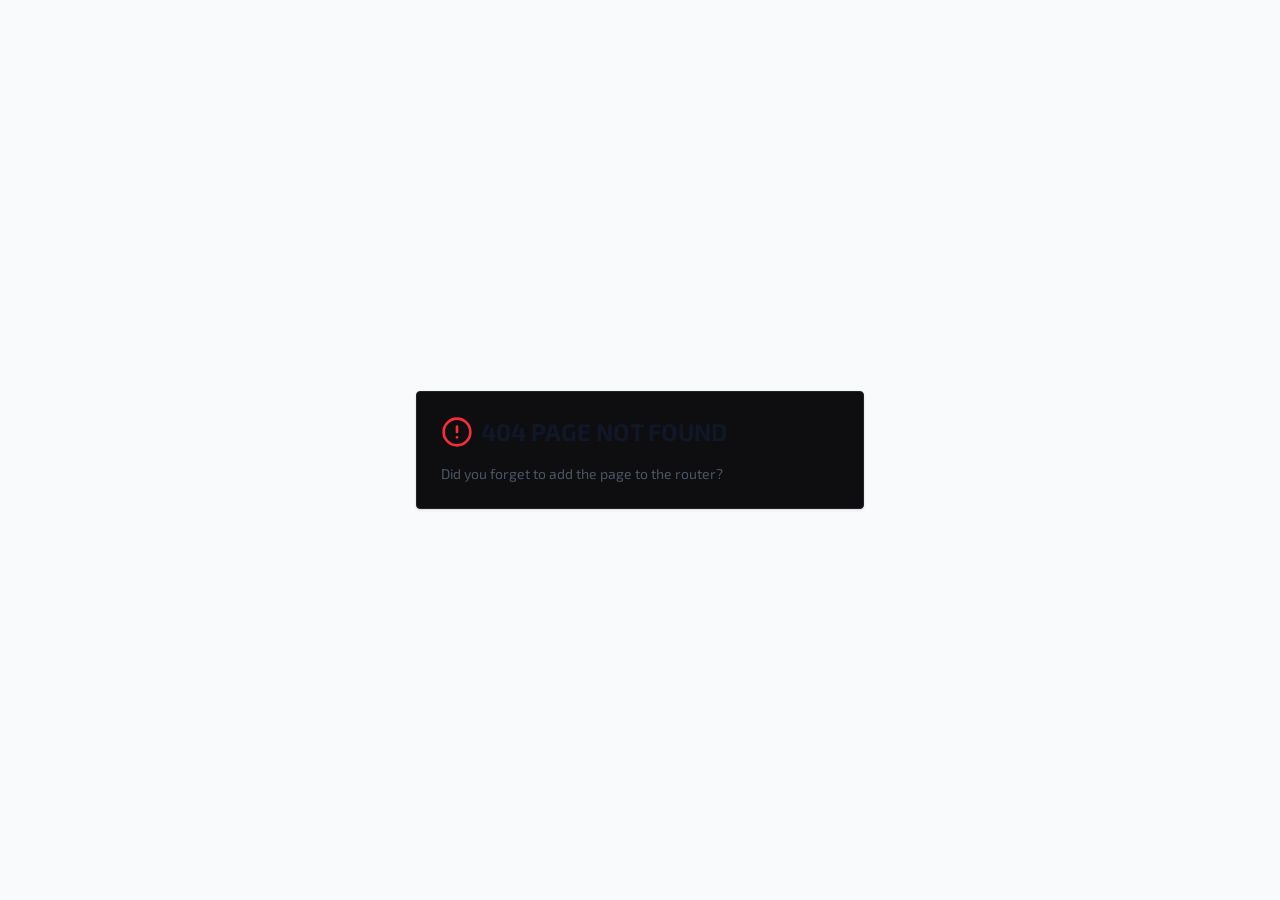
<file: index.html>
<!DOCTYPE html>
<html lang="en" class="dark">
  <head>
    <meta charset="UTF-8" />
    <meta name="viewport" content="width=device-width, initial-scale=1.0, maximum-scale=1" />

    <meta property="og:title" content="$MAGA - Make Aliens Great Again" />
    <meta property="og:description" content="OFFICIAL SOLANA TOKEN. The aliens have landed on Solana." />
    <meta property="og:type" content="website" />
    <meta property="og:image" content="https://alien-great-again.replit.app/opengraph.jpg" />
    <meta name="twitter:card" content="summary_large_image" />
    <meta name="twitter:site" content="@replit" />
    <meta name="twitter:title" content="$MAGA - Make Aliens Great Again" />
    <meta name="twitter:description" content="OFFICIAL SOLANA TOKEN. The aliens have landed on Solana." />
    <meta name="twitter:image" content="https://alien-great-again.replit.app/opengraph.jpg" />

    <link rel="icon" type="image/png" href="/favicon.png" />
    <link rel="preconnect" href="https://fonts.googleapis.com">
    <link rel="preconnect" href="https://fonts.gstatic.com" crossorigin>
    <link href="https://fonts.googleapis.com/css2?family=Exo+2:ital,wght@0,400;0,500;0,600;0,700;0,800;0,900;1,400;1,700&family=Orbitron:wght@400;700;900&family=Space+Mono:ital,wght@0,400;0,700;1,400;1,700&family=Inter:wght@400;500;700;900&family=EB+Garamond:wght@400;500;600;700;800&display=swap" rel="stylesheet">
    <script type="module" crossorigin src="/assets/index-Z_uVbCzg.js"></script>
    <link rel="stylesheet" crossorigin href="/assets/index-DpKY2zCZ.css">
    <link rel="icon" href="/logo.png" />
  </head>
  <body>
    <div id="root"></div>
  </body>
</html>
</file>
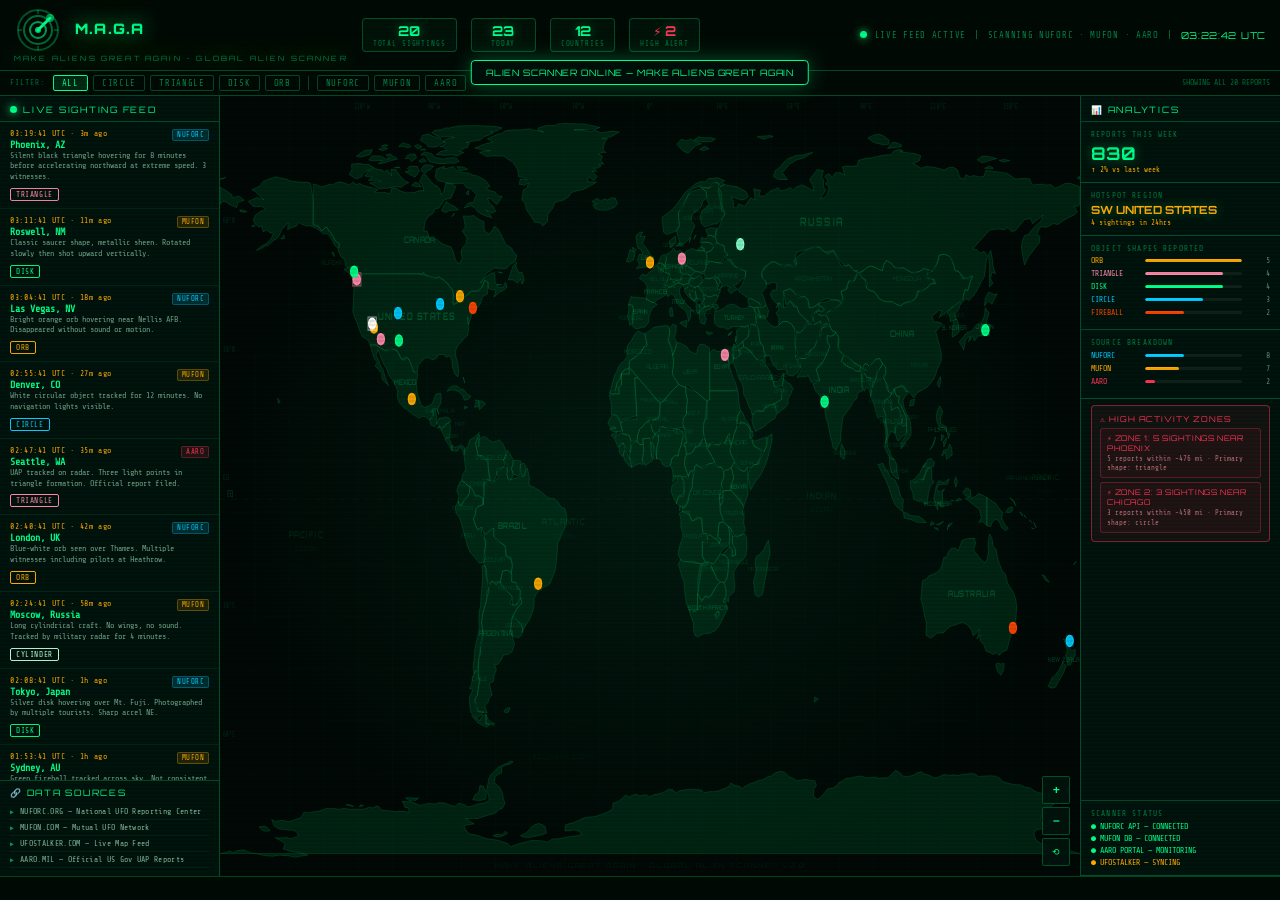
<file: alien-scanner.html>
<!DOCTYPE html>
<html lang="en">
<head>
<meta charset="UTF-8">
<meta name="viewport" content="width=device-width, initial-scale=1.0">
<title>MAGA — Make Aliens Great Again | Alien Scanner</title>
<link href="https://fonts.googleapis.com/css2?family=Orbitron:wght@400;700;900&family=Share+Tech+Mono&family=Exo+2:wght@300;400;600&display=swap" rel="stylesheet">
<style>
  :root {
    --green: #00ff88;
    --green-dim: #00cc66;
    --red: #ff3355;
    --amber: #ffaa00;
    --blue: #00ccff;
    --dark: #020b08;
    --darker: #010605;
    --panel: rgba(0, 20, 12, 0.92);
    --border: rgba(0, 255, 136, 0.25);
    --glow: 0 0 12px rgba(0, 255, 136, 0.4);
    --text: #b8ffd8;
  }

  * { margin: 0; padding: 0; box-sizing: border-box; }

  html, body {
    font-family: 'Share Tech Mono', monospace;
    background: var(--dark);
    color: var(--text);
    height: 100%;
    overflow: hidden;
    cursor: crosshair;
  }

  #app-wrapper {
    display: flex;
    flex-direction: column;
    height: 100%;
    overflow: hidden;
  }

  #header {
    background: linear-gradient(180deg, rgba(0,10,5,0.98) 0%, rgba(0,10,5,0.85) 100%);
    border-bottom: 1px solid var(--border);
    padding: 6px 14px;
    display: flex;
    align-items: center;
    gap: 14px;
    flex-shrink: 0;
    backdrop-filter: blur(8px);
    flex-wrap: wrap;
  }

  #logo {
    font-family: 'Orbitron', monospace;
    font-weight: 900;
    font-size: 0.9rem;
    letter-spacing: 0.12em;
    color: var(--green);
    text-shadow: 0 0 20px rgba(0,255,136,0.8), 0 0 40px rgba(0,255,136,0.4);
    white-space: nowrap;
    line-height: 1.2;
  }
  #logo small {
    display: block;
    font-size: 0.45rem;
    color: rgba(0,255,136,0.5);
    letter-spacing: 0.3em;
    font-weight: 400;
    margin-top: 1px;
  }

  .header-stat {
    display: flex;
    flex-direction: column;
    align-items: center;
    padding: 3px 10px;
    border: 1px solid var(--border);
    border-radius: 4px;
    background: rgba(0,255,136,0.04);
    min-width: 65px;
  }
  .header-stat .val {
    font-family: 'Orbitron', monospace;
    font-size: 0.85rem;
    font-weight: 700;
    color: var(--green);
    text-shadow: var(--glow);
  }
  .header-stat .lbl {
    font-size: 0.45rem;
    color: rgba(0,255,136,0.45);
    letter-spacing: 0.12em;
    margin-top: 1px;
  }

  #status-bar {
    margin-left: auto;
    display: flex;
    align-items: center;
    gap: 8px;
    font-size: 0.55rem;
    color: rgba(0,255,136,0.5);
    letter-spacing: 0.08em;
  }

  .live-dot {
    width: 7px; height: 7px;
    border-radius: 50%;
    background: var(--green);
    box-shadow: 0 0 8px var(--green);
    animation: pulse-dot 1.2s ease-in-out infinite;
  }
  @keyframes pulse-dot {
    0%, 100% { opacity: 1; transform: scale(1); }
    50% { opacity: 0.4; transform: scale(0.7); }
  }

  #clock {
    font-family: 'Orbitron', monospace;
    font-size: 0.6rem;
    color: var(--green);
  }

  #filter-bar {
    background: rgba(0,10,5,0.9);
    border-bottom: 1px solid var(--border);
    display: flex;
    align-items: center;
    gap: 5px;
    padding: 4px 10px;
    flex-shrink: 0;
    flex-wrap: wrap;
  }
  .filter-btn {
    font-family: 'Share Tech Mono', monospace;
    font-size: 0.55rem;
    padding: 2px 8px;
    border: 1px solid rgba(0,255,136,0.25);
    background: transparent;
    color: rgba(0,255,136,0.5);
    cursor: pointer;
    letter-spacing: 0.08em;
    border-radius: 2px;
    transition: all 0.15s;
  }
  .filter-btn:hover, .filter-btn.active {
    background: rgba(0,255,136,0.12);
    color: var(--green);
    border-color: var(--green);
  }
  .filter-sep { width: 1px; height: 14px; background: var(--border); margin: 0 3px; }
  #filter-count { margin-left: auto; font-size: 0.5rem; color: rgba(0,255,136,0.4); }

  #main-content {
    display: grid;
    grid-template-columns: 220px 1fr 200px;
    flex: 1;
    overflow: hidden;
    min-height: 0;
  }

  #left-panel {
    background: var(--panel);
    border-right: 1px solid var(--border);
    display: flex;
    flex-direction: column;
    overflow: hidden;
  }

  .panel-title {
    font-family: 'Orbitron', monospace;
    font-size: 0.55rem;
    letter-spacing: 0.2em;
    color: var(--green);
    text-transform: uppercase;
    padding: 8px 10px 6px;
    border-bottom: 1px solid var(--border);
    display: flex;
    align-items: center;
    gap: 6px;
    flex-shrink: 0;
  }

  #feed-container {
    flex: 1;
    overflow-y: auto;
    padding: 0;
    min-height: 0;
  }
  #feed-container::-webkit-scrollbar { width: 3px; }
  #feed-container::-webkit-scrollbar-track { background: transparent; }
  #feed-container::-webkit-scrollbar-thumb { background: var(--border); border-radius: 2px; }

  .feed-item {
    padding: 7px 10px;
    border-bottom: 1px solid rgba(0,255,136,0.08);
    cursor: pointer;
    transition: background 0.15s;
    animation: feed-in 0.4s ease;
  }
  .feed-item:hover { background: rgba(0,255,136,0.06); }
  @keyframes feed-in {
    from { opacity: 0; transform: translateX(-12px); background: rgba(0,255,136,0.15); }
    to { opacity: 1; transform: translateX(0); }
  }
  .feed-item .fi-time { font-size: 0.5rem; color: var(--amber); letter-spacing: 0.08em; margin-bottom: 1px; }
  .feed-item .fi-location { font-size: 0.62rem; color: var(--green); font-weight: bold; margin-bottom: 1px; }
  .feed-item .fi-desc { font-size: 0.52rem; color: rgba(184,255,216,0.6); line-height: 1.3; }
  .feed-item .fi-shape {
    display: inline-block;
    font-size: 0.48rem;
    padding: 1px 5px;
    border: 1px solid;
    border-radius: 2px;
    margin-top: 3px;
    letter-spacing: 0.08em;
  }
  .shape-circle { color: var(--blue); border-color: var(--blue); }
  .shape-triangle { color: #ff88aa; border-color: #ff88aa; }
  .shape-disk { color: var(--green); border-color: var(--green); }
  .shape-orb { color: var(--amber); border-color: var(--amber); }
  .shape-unknown { color: rgba(255,255,255,0.4); border-color: rgba(255,255,255,0.2); }

  .source-badge {
    float: right;
    font-size: 0.45rem;
    padding: 1px 4px;
    border-radius: 2px;
    letter-spacing: 0.06em;
  }
  .src-nuforc { background: rgba(0,200,255,0.15); color: var(--blue); border: 1px solid rgba(0,200,255,0.3); }
  .src-mufon  { background: rgba(255,170,0,0.12); color: var(--amber); border: 1px solid rgba(255,170,0,0.3); }
  .src-aaro   { background: rgba(255,50,80,0.12); color: var(--red); border: 1px solid rgba(255,50,80,0.3); }
  .src-live   { background: rgba(0,255,136,0.12); color: var(--green); border: 1px solid var(--border); }

  #links-panel {
    border-top: 1px solid var(--border);
    padding: 6px 10px 8px;
    flex-shrink: 0;
  }
  #links-panel .panel-title { padding: 0 0 6px; border: none; }
  .resource-link {
    display: flex;
    align-items: center;
    gap: 6px;
    padding: 3px 0;
    text-decoration: none;
    color: rgba(184,255,216,0.7);
    font-size: 0.5rem;
    letter-spacing: 0.04em;
    transition: color 0.15s;
    border-bottom: 1px solid rgba(0,255,136,0.06);
  }
  .resource-link:hover { color: var(--green); }
  .resource-link::before { content: '▶'; font-size: 0.4rem; color: var(--green); opacity: 0.6; }

  #map-container {
    position: relative;
    overflow: hidden;
    background: #000000;
  }

  #map-canvas {
    width: 100%;
    height: 100%;
    transform-origin: 0 0;
    animation: grid-flicker 8s linear infinite;
  }
  @keyframes grid-flicker {
    0%, 97%, 100% { opacity: 1; }
    98% { opacity: 0.7; }
  }

  #zoom-controls {
    position: absolute;
    bottom: 10px;
    right: 10px;
    z-index: 50;
    display: flex;
    flex-direction: column;
    gap: 3px;
  }
  .zoom-btn {
    width: 28px;
    height: 28px;
    background: var(--panel);
    border: 1px solid var(--border);
    color: var(--green);
    font-size: 1rem;
    cursor: pointer;
    display: flex;
    align-items: center;
    justify-content: center;
    border-radius: 2px;
    transition: all 0.15s;
    font-family: 'Share Tech Mono', monospace;
  }
  .zoom-btn:hover { background: rgba(0,255,136,0.15); border-color: var(--green); }

  #right-panel {
    background: var(--panel);
    border-left: 1px solid var(--border);
    display: flex;
    flex-direction: column;
    overflow-y: auto;
    overflow-x: hidden;
  }
  #right-panel::-webkit-scrollbar { width: 3px; }
  #right-panel::-webkit-scrollbar-track { background: transparent; }
  #right-panel::-webkit-scrollbar-thumb { background: var(--border); border-radius: 2px; }

  .stat-block {
    padding: 8px 10px;
    border-bottom: 1px solid var(--border);
  }
  .stat-block .sb-label {
    font-size: 0.48rem;
    color: rgba(0,255,136,0.45);
    letter-spacing: 0.15em;
    margin-bottom: 3px;
  }
  .stat-block .sb-value {
    font-family: 'Orbitron', monospace;
    font-size: 1.1rem;
    font-weight: 700;
    color: var(--green);
    text-shadow: var(--glow);
  }
  .stat-block .sb-sub {
    font-size: 0.48rem;
    color: var(--amber);
    margin-top: 1px;
  }

  .shape-bar { margin-top: 3px; }
  .shape-row {
    display: flex;
    align-items: center;
    gap: 4px;
    margin-bottom: 4px;
    font-size: 0.5rem;
  }
  .shape-row .sr-name { width: 50px; color: rgba(184,255,216,0.7); }
  .shape-row .sr-bar-wrap {
    flex: 1;
    height: 3px;
    background: rgba(255,255,255,0.06);
    border-radius: 2px;
    overflow: hidden;
  }
  .shape-row .sr-bar {
    height: 100%;
    border-radius: 2px;
    transition: width 1s ease;
  }
  .shape-row .sr-count { width: 24px; text-align: right; color: rgba(184,255,216,0.5); }

  #alert-box {
    margin: 6px 10px;
    padding: 8px;
    border: 1px solid rgba(255, 51, 85, 0.5);
    border-radius: 4px;
    background: rgba(255,51,85,0.07);
    animation: alert-pulse 2s ease-in-out infinite;
    display: none;
  }
  #alert-box.active { display: block; }
  @keyframes alert-pulse {
    0%, 100% { border-color: rgba(255,51,85,0.5); box-shadow: none; }
    50% { border-color: rgba(255,51,85,0.9); box-shadow: 0 0 12px rgba(255,51,85,0.3); }
  }
  #alert-box .ab-title {
    font-family: 'Orbitron', monospace;
    font-size: 0.5rem;
    color: var(--red);
    letter-spacing: 0.12em;
    margin-bottom: 3px;
  }
  #alert-box .ab-text {
    font-size: 0.5rem;
    color: rgba(255,100,120,0.8);
    line-height: 1.3;
  }
  .alert-zone-item {
    padding: 4px 6px;
    margin-top: 4px;
    border: 1px solid rgba(255,51,85,0.3);
    border-radius: 3px;
    cursor: pointer;
    transition: background 0.2s, border-color 0.2s;
    background: rgba(255,51,85,0.05);
  }
  .alert-zone-item:hover {
    background: rgba(255,51,85,0.15);
    border-color: rgba(255,51,85,0.7);
  }
  .alert-zone-item.active-zone {
    background: rgba(255,51,85,0.2);
    border-color: rgba(255,51,85,0.8);
  }
  .alert-zone-name {
    font-family: 'Orbitron', monospace;
    font-size: 0.48rem;
    color: var(--red);
    letter-spacing: 0.08em;
  }
  .alert-zone-detail {
    font-size: 0.45rem;
    color: rgba(255,150,160,0.7);
    margin-top: 2px;
  }
  #high-alert-stat:hover {
    background: rgba(255,51,85,0.15) !important;
    border-radius: 4px;
  }
  @keyframes alert-circle-pulse {
    0% { opacity: 0.4; stroke-width: 2; }
    50% { opacity: 0.8; stroke-width: 3; }
    100% { opacity: 0.4; stroke-width: 2; }
  }
  .alert-circle {
    fill: rgba(255,51,85,0.08);
    stroke: rgba(255,51,85,0.6);
    stroke-width: 2;
    animation: alert-circle-pulse 2s ease-in-out infinite;
    pointer-events: none;
  }
  .alert-circle-label {
    font-family: 'Orbitron', monospace;
    font-size: 5px;
    fill: rgba(255,51,85,0.7);
    text-anchor: middle;
    pointer-events: none;
  }

  #bottom-bar {
    background: rgba(0,10,5,0.95);
    border-top: 1px solid var(--border);
    height: 24px;
    overflow: hidden;
    display: flex;
    align-items: center;
    flex-shrink: 0;
  }
  #ticker {
    white-space: nowrap;
    font-size: 0.52rem;
    color: rgba(0,255,136,0.55);
    letter-spacing: 0.05em;
    animation: scroll-ticker 60s linear infinite;
    padding-left: 100%;
  }
  @keyframes scroll-ticker {
    from { transform: translateX(0); }
    to { transform: translateX(-100%); }
  }

  .ping {
    cursor: pointer;
  }

  .ping-ring {
    fill: none;
    pointer-events: none;
    animation: ring-out 2s ease-out infinite;
    transform-origin: center;
  }
  @keyframes ring-out {
    0% { r: 4; opacity: 0.8; }
    100% { r: 22; opacity: 0; }
  }
  .ping-ring2 {
    fill: none;
    pointer-events: none;
    animation: ring-out 2s ease-out 0.7s infinite;
    transform-origin: center;
  }

  #tooltip {
    position: fixed;
    pointer-events: none;
    background: rgba(0,15,10,0.95);
    border: 1px solid var(--green);
    border-radius: 4px;
    padding: 8px 12px;
    z-index: 200;
    max-width: 240px;
    display: none;
    box-shadow: 0 0 20px rgba(0,255,136,0.2);
  }
  #tooltip .tt-location { font-family: 'Orbitron', monospace; font-size: 0.65rem; color: var(--green); margin-bottom: 3px; }
  #tooltip .tt-time { font-size: 0.5rem; color: var(--amber); margin-bottom: 4px; }
  #tooltip .tt-desc { font-size: 0.52rem; color: var(--text); line-height: 1.4; }
  #tooltip .tt-source { font-size: 0.48rem; color: rgba(184,255,216,0.4); margin-top: 4px; border-top: 1px solid var(--border); padding-top: 4px; }
  #tooltip .tt-link {
    display: inline-block;
    margin-top: 6px;
    padding: 3px 8px;
    font-family: 'Orbitron', monospace;
    font-size: 0.5rem;
    color: var(--dark);
    background: var(--green);
    text-decoration: none;
    letter-spacing: 0.1em;
    border-radius: 2px;
    cursor: pointer;
    transition: background 0.15s;
  }
  #tooltip .tt-link:hover { background: var(--amber); }

  #sighting-modal-overlay {
    display: none;
    position: fixed;
    top: 0; left: 0; right: 0; bottom: 0;
    background: rgba(0,0,0,0.85);
    z-index: 500;
    align-items: center;
    justify-content: center;
    backdrop-filter: blur(6px);
    animation: modal-fade 0.2s ease;
  }
  #sighting-modal-overlay.active { display: flex; }
  @keyframes modal-fade {
    from { opacity: 0; }
    to { opacity: 1; }
  }
  #sighting-modal {
    background: linear-gradient(180deg, rgba(0,20,12,0.98) 0%, rgba(0,10,5,0.98) 100%);
    border: 1px solid var(--green);
    box-shadow: 0 0 40px rgba(0,255,136,0.25), 0 0 80px rgba(0,255,136,0.1);
    max-width: 420px;
    width: 90%;
    padding: 0;
    position: relative;
    animation: modal-slide 0.3s ease;
  }
  @keyframes modal-slide {
    from { opacity: 0; transform: translateY(20px) scale(0.95); }
    to { opacity: 1; transform: translateY(0) scale(1); }
  }
  #sighting-modal .sm-header {
    background: rgba(0,255,136,0.08);
    border-bottom: 1px solid var(--border);
    padding: 14px 16px;
    display: flex;
    align-items: center;
    justify-content: space-between;
  }
  #sighting-modal .sm-title {
    font-family: 'Orbitron', monospace;
    font-size: 0.7rem;
    font-weight: 700;
    color: var(--green);
    letter-spacing: 0.15em;
    text-shadow: var(--glow);
  }
  #sighting-modal .sm-close {
    background: none;
    border: 1px solid var(--border);
    color: var(--green);
    font-size: 1rem;
    cursor: pointer;
    width: 28px;
    height: 28px;
    display: flex;
    align-items: center;
    justify-content: center;
    transition: all 0.15s;
    font-family: 'Share Tech Mono', monospace;
  }
  #sighting-modal .sm-close:hover { background: rgba(255,51,85,0.2); border-color: var(--red); color: var(--red); }
  #sighting-modal .sm-body { padding: 16px; }
  #sighting-modal .sm-row {
    display: flex;
    align-items: flex-start;
    gap: 10px;
    margin-bottom: 12px;
    padding-bottom: 12px;
    border-bottom: 1px solid rgba(0,255,136,0.08);
  }
  #sighting-modal .sm-row:last-child { border-bottom: none; margin-bottom: 0; padding-bottom: 0; }
  #sighting-modal .sm-label {
    font-family: 'Orbitron', monospace;
    font-size: 0.48rem;
    color: rgba(0,255,136,0.5);
    letter-spacing: 0.15em;
    min-width: 70px;
    padding-top: 2px;
    flex-shrink: 0;
  }
  #sighting-modal .sm-value {
    font-size: 0.6rem;
    color: var(--text);
    line-height: 1.5;
  }
  #sighting-modal .sm-location {
    font-family: 'Orbitron', monospace;
    font-size: 0.75rem;
    font-weight: 700;
    color: var(--green);
    text-shadow: var(--glow);
  }
  #sighting-modal .sm-shape-tag {
    display: inline-block;
    font-size: 0.5rem;
    padding: 2px 8px;
    border: 1px solid;
    border-radius: 2px;
    letter-spacing: 0.1em;
    font-family: 'Orbitron', monospace;
    font-weight: 700;
  }
  #sighting-modal .sm-source-tag {
    display: inline-block;
    font-family: 'Orbitron', monospace;
    font-size: 0.5rem;
    font-weight: 700;
    padding: 3px 10px;
    border-radius: 2px;
    letter-spacing: 0.1em;
  }
  #sighting-modal .sm-desc {
    font-size: 0.6rem;
    line-height: 1.6;
    color: var(--text);
  }
  #sighting-modal .sm-link {
    display: block;
    margin-top: 16px;
    padding: 10px 16px;
    background: var(--green);
    color: var(--dark);
    font-family: 'Orbitron', monospace;
    font-size: 0.6rem;
    font-weight: 700;
    letter-spacing: 0.15em;
    text-decoration: none;
    text-align: center;
    cursor: pointer;
    transition: all 0.15s;
  }
  #sighting-modal .sm-link:hover { background: var(--amber); }

  #scanlines {
    position: fixed;
    inset: 0;
    pointer-events: none;
    background: repeating-linear-gradient(0deg, transparent, transparent 2px, rgba(0,0,0,0.06) 2px, rgba(0,0,0,0.06) 4px);
    z-index: 5;
  }

  #toast {
    position: fixed;
    top: 60px;
    left: 50%;
    transform: translateX(-50%) translateY(-20px);
    background: rgba(0,15,10,0.97);
    border: 1px solid var(--green);
    border-radius: 4px;
    padding: 6px 14px;
    font-family: 'Orbitron', monospace;
    font-size: 0.55rem;
    color: var(--green);
    letter-spacing: 0.1em;
    z-index: 300;
    opacity: 0;
    transition: all 0.3s ease;
    box-shadow: 0 0 20px rgba(0,255,136,0.3);
    pointer-events: none;
  }
  #toast.show {
    opacity: 1;
    transform: translateX(-50%) translateY(0);
  }

  #watermark {
    position: absolute;
    bottom: 6px;
    left: 50%;
    transform: translateX(-50%);
    font-family: 'Orbitron', monospace;
    font-size: 0.4rem;
    color: rgba(0,255,136,0.08);
    letter-spacing: 0.3em;
    pointer-events: none;
    z-index: 10;
  }

  #mobile-tabs {
    display: none;
    background: rgba(0,10,5,0.95);
    border-bottom: 1px solid var(--border);
    flex-shrink: 0;
  }
  .mobile-tab {
    font-family: 'Orbitron', monospace;
    font-size: 0.55rem;
    letter-spacing: 0.1em;
    padding: 8px 12px;
    border: none;
    background: transparent;
    color: rgba(0,255,136,0.5);
    cursor: pointer;
    flex: 1;
    text-align: center;
    border-bottom: 2px solid transparent;
    transition: all 0.2s;
  }
  .mobile-tab.active {
    color: var(--green);
    border-bottom-color: var(--green);
    background: rgba(0,255,136,0.06);
  }

  @media (max-width: 768px) {
    html, body { overflow: auto; }
    #app-wrapper { height: auto; min-height: 100vh; min-height: 100dvh; }

    #header {
      padding: 4px 8px;
      gap: 6px;
    }
    #logo { font-size: 0.7rem; }
    #logo small { font-size: 0.38rem; }
    #logo img { height: 40px !important; width: 40px !important; }
    .header-stat { min-width: 50px; padding: 2px 6px; }
    .header-stat .val { font-size: 0.7rem; }
    .header-stat .lbl { font-size: 0.38rem; }
    #status-bar { font-size: 0.45rem; width: 100%; justify-content: center; margin-left: 0; }

    #filter-bar {
      overflow-x: auto;
      flex-wrap: nowrap;
      -webkit-overflow-scrolling: touch;
      scrollbar-width: none;
    }
    #filter-bar::-webkit-scrollbar { display: none; }
    .filter-btn { white-space: nowrap; flex-shrink: 0; }
    #filter-count { white-space: nowrap; flex-shrink: 0; }

    #mobile-tabs { display: flex; }

    #main-content {
      display: flex;
      flex-direction: column;
      flex: 1;
      min-height: 0;
    }

    #left-panel {
      display: none;
      border-right: none;
      border-bottom: 1px solid var(--border);
      max-height: 60vh;
      overflow-y: auto;
    }
    #left-panel.mobile-visible {
      display: flex;
    }

    #map-container {
      min-height: 50vh;
      min-height: 50dvh;
      flex: 1;
      touch-action: none;
    }
    #map-container.mobile-hidden { display: none; }

    #right-panel {
      display: none;
      border-left: none;
      border-top: 1px solid var(--border);
      max-height: 60vh;
      overflow-y: auto;
    }
    #right-panel.mobile-visible {
      display: flex;
    }

    #zoom-controls {
      bottom: 36px;
      right: 6px;
      gap: 4px;
    }
    .zoom-btn { width: 42px; height: 42px; font-size: 1.4rem; }

    #watermark { font-size: 0.35rem; bottom: 4px; }

    #tooltip {
      max-width: calc(100vw - 20px);
      left: 10px !important;
      right: 10px;
      top: auto !important;
      bottom: 60px;
      position: fixed;
      width: auto;
    }

    #toast { font-size: 0.48rem; top: auto; bottom: 30px; }

    #bottom-bar { height: 20px; }
    #ticker { font-size: 0.45rem; }

    .feed-item .fi-desc { font-size: 0.5rem; }
    .feed-item .fi-location { font-size: 0.58rem; }

    .stat-block .sb-value { font-size: 0.9rem; }
  }
</style>
</head>
<body>

<div id="app-wrapper">

<!-- HEADER -->
<div id="header">
  <div id="logo">
    <svg viewBox="0 0 24 24" style="height:48px;width:48px;vertical-align:middle;margin-right:6px;display:inline" aria-hidden="true"><circle cx="12" cy="12" r="10" fill="none" stroke="var(--green)" stroke-width="1" opacity="0.3"/><circle cx="12" cy="12" r="7" fill="none" stroke="var(--green)" stroke-width="1" opacity="0.4"/><circle cx="12" cy="12" r="4" fill="none" stroke="var(--green)" stroke-width="1" opacity="0.6"/><circle cx="12" cy="12" r="1.5" fill="var(--green)" opacity="0.8"/><line x1="12" y1="12" x2="18" y2="6" stroke="var(--green)" stroke-width="1.5" stroke-linecap="round"/><circle cx="18" cy="6" r="2" fill="var(--green)" opacity="0.9"><animate attributeName="opacity" values="0.9;0.3;0.9" dur="1.5s" repeatCount="indefinite"/></circle><line x1="12" y1="2" x2="12" y2="4" stroke="var(--green)" stroke-width="0.8" opacity="0.3"/><line x1="12" y1="20" x2="12" y2="22" stroke="var(--green)" stroke-width="0.8" opacity="0.3"/><line x1="2" y1="12" x2="4" y2="12" stroke="var(--green)" stroke-width="0.8" opacity="0.3"/><line x1="20" y1="12" x2="22" y2="12" stroke="var(--green)" stroke-width="0.8" opacity="0.3"/></svg> M.A.G.A
    <small>MAKE ALIENS GREAT AGAIN · GLOBAL ALIEN SCANNER</small>
  </div>
  <div class="header-stat">
    <div class="val" id="h-total">0</div>
    <div class="lbl">TOTAL SIGHTINGS</div>
  </div>
  <div class="header-stat">
    <div class="val" id="h-today">0</div>
    <div class="lbl">TODAY</div>
  </div>
  <div class="header-stat">
    <div class="val" id="h-countries">12</div>
    <div class="lbl">COUNTRIES</div>
  </div>
  <div class="header-stat" id="high-alert-stat" style="cursor:pointer" onclick="toggleAlertZones()">
    <div class="val" style="color: var(--red)" id="h-alerts">⚡ 0</div>
    <div class="lbl">HIGH ALERT</div>
  </div>
  <div id="status-bar">
    <div class="live-dot"></div>
    <span>LIVE FEED ACTIVE</span>
    <span>|</span>
    <span>SCANNING NUFORC · MUFON · AARO</span>
    <span>|</span>
    <div id="clock">00:00:00 UTC</div>
  </div>
</div>

<!-- FILTER BAR -->
<div id="filter-bar">
  <span style="font-size:0.5rem; color: rgba(0,255,136,0.4); letter-spacing:0.12em; margin-right:3px;">FILTER:</span>
  <button class="filter-btn active" onclick="filterSightings('all', this)">ALL</button>
  <button class="filter-btn" onclick="filterSightings('circle', this)">CIRCLE</button>
  <button class="filter-btn" onclick="filterSightings('triangle', this)">TRIANGLE</button>
  <button class="filter-btn" onclick="filterSightings('disk', this)">DISK</button>
  <button class="filter-btn" onclick="filterSightings('orb', this)">ORB</button>
  <div class="filter-sep"></div>
  <button class="filter-btn" onclick="filterSightings('nuforc', this)">NUFORC</button>
  <button class="filter-btn" onclick="filterSightings('mufon', this)">MUFON</button>
  <button class="filter-btn" onclick="filterSightings('aaro', this)">AARO</button>
  <div id="filter-count">SHOWING ALL <span id="showing-count">0</span> REPORTS</div>
</div>

<!-- MOBILE TABS -->
<div id="mobile-tabs">
  <button class="mobile-tab" onclick="switchMobileTab('feed')">📡 FEED</button>
  <button class="mobile-tab active" onclick="switchMobileTab('map')">🗺️ MAP</button>
  <button class="mobile-tab" onclick="switchMobileTab('stats')">📊 STATS</button>
</div>

<!-- MAIN 3-COLUMN LAYOUT -->
<div id="main-content">

  <!-- LEFT: LIVE FEED -->
  <div id="left-panel">
    <div class="panel-title">
      <div class="live-dot"></div>
      LIVE SIGHTING FEED
    </div>
    <div id="feed-container"></div>
    <div id="links-panel">
      <div class="panel-title">🔗 DATA SOURCES</div>
      <a class="resource-link" href="https://nuforc.org" target="_blank">NUFORC.ORG — National UFO Reporting Center</a>
      <a class="resource-link" href="https://mufon.com" target="_blank">MUFON.COM — Mutual UFO Network</a>
      <a class="resource-link" href="https://ufostalker.com" target="_blank">UFOSTALKER.COM — Live Map Feed</a>
      <a class="resource-link" href="https://aaro.mil" target="_blank">AARO.MIL — Official US Gov UAP Reports</a>
    </div>
  </div>

  <!-- CENTER: WORLD MAP -->
  <div id="map-container">
    <svg id="map-canvas" viewBox="0 0 1000 600" xmlns="http://www.w3.org/2000/svg" preserveAspectRatio="none">
      <defs>
        <radialGradient id="mapGrad" cx="50%" cy="50%" r="50%">
          <stop offset="0%" style="stop-color:#021a10;stop-opacity:1"/>
          <stop offset="100%" style="stop-color:#010805;stop-opacity:1"/>
        </radialGradient>
        <pattern id="grid" width="40" height="40" patternUnits="userSpaceOnUse">
          <path d="M 40 0 L 0 0 0 40" fill="none" stroke="rgba(0,255,136,0.06)" stroke-width="0.5"/>
        </pattern>
        <filter id="glow-filter">
          <feGaussianBlur stdDeviation="3" result="coloredBlur"/>
          <feMerge><feMergeNode in="coloredBlur"/><feMergeNode in="SourceGraphic"/></feMerge>
        </filter>
      </defs>
      <rect width="1000" height="600" fill="url(#mapGrad)"/>
      <rect width="1000" height="600" fill="url(#grid)"/>

      <g id="lat-lng-lines" stroke="rgba(0,255,136,0.06)" stroke-width="0.3" stroke-dasharray="2,6" fill="none">
        <line x1="0" y1="100" x2="1000" y2="100"/>
        <line x1="0" y1="199" x2="1000" y2="199"/>
        <line x1="0" y1="297" x2="1000" y2="297"/>
        <line x1="0" y1="396" x2="1000" y2="396"/>
        <line x1="0" y1="495" x2="1000" y2="495"/>
        <line x1="165" y1="0" x2="165" y2="600"/>
        <line x1="249" y1="0" x2="249" y2="600"/>
        <line x1="333" y1="0" x2="333" y2="600"/>
        <line x1="416" y1="0" x2="416" y2="600"/>
        <line x1="500" y1="0" x2="500" y2="600"/>
        <line x1="584" y1="0" x2="584" y2="600"/>
        <line x1="667" y1="0" x2="667" y2="600"/>
        <line x1="751" y1="0" x2="751" y2="600"/>
        <line x1="835" y1="0" x2="835" y2="600"/>
        <line x1="919" y1="0" x2="919" y2="600"/>
      </g>
      <g id="lat-lng-labels" font-family="Share Tech Mono" font-size="6" fill="rgba(0,255,136,0.15)">
        <text x="3" y="98">60°N</text>
        <text x="3" y="197">30°N</text>
        <text x="3" y="295">EQ</text>
        <text x="3" y="394">30°S</text>
        <text x="3" y="493">60°S</text>
        <text x="165" y="10" text-anchor="middle">120°W</text>
        <text x="249" y="10" text-anchor="middle">90°W</text>
        <text x="333" y="10" text-anchor="middle">60°W</text>
        <text x="416" y="10" text-anchor="middle">30°W</text>
        <text x="500" y="10" text-anchor="middle">0°</text>
        <text x="584" y="10" text-anchor="middle">30°E</text>
        <text x="667" y="10" text-anchor="middle">60°E</text>
        <text x="751" y="10" text-anchor="middle">90°E</text>
        <text x="835" y="10" text-anchor="middle">120°E</text>
        <text x="919" y="10" text-anchor="middle">150°E</text>
      </g>

      <g id="world-map" fill="rgba(0,80,40,0.35)" stroke="rgba(0,255,136,0.25)" stroke-width="0.5">
<path d="M670,181.2L675,182L679.3,179L682.2,175.6L686.3,175.5L691.3,175.5L694.8,174.7L698.2,172.5L699.6,177.5L703.5,175L708.3,175.3L702.6,177.6L698,179.8L697.5,184.2L694.3,186.6L692.4,191.7L688.3,194.7L684.4,197.5L680.7,201.8L676.5,201.8L669.1,200.6L671.6,197.5L669.1,192.7L669.3,188.2L670,181.2Z"/>
<path d="M545.4,319.6L546.8,324.1L550.4,326.6L553.9,323.9L560.4,324.3L560.6,329.7L561.5,336.9L565.2,336.2L566.9,340.6L560.9,343L560.8,353.6L564.5,358.4L559.4,359.8L552.7,359.3L539.5,357.8L535.6,356.5L532.7,352.6L533.8,348.2L535.4,343.8L537.9,340.1L538,335.8L535.8,330.6L535.9,325.3L534,321L537.2,319.5L545.4,319.6Z M534.5,318.9L535.1,314.8L534.5,318.9Z"/>
<path d="M557.2,160.5L558.3,164.7L556,167.9L553.7,164.2L553.6,159.3L557.2,160.5Z"/>
<path d="M643.3,219.2L648.3,219.5L651.9,217.3L655.8,213.1L655,219.1L653.4,223L644.4,223.3L643.3,219.2Z"/>
<path d="M318.1,484L314,483L309.4,482.9L309.3,475.5L311.8,479.5L315.4,481.5L319.3,482.3Z M319.5,373.6L325.4,373.4L331,379.6L336.6,382.6L339.9,385.3L337.2,390.4L343.1,391.8L347.8,388.7L349.6,385.2L351,389.7L346.8,392.9L343.6,396.2L339.9,400.7L338.5,406.8L337.9,410.9L341,417.6L342.4,421.4L339.6,427.3L335.5,429.1L329.9,429.8L326.9,433.9L322.9,437.2L319.1,436.9L321.4,441.2L318.9,445L317.9,450.1L313.1,451.8L315,456.8L316.7,460.4L313.4,462.3L311.6,466.2L307.9,469.1L310.7,474.5L306.9,473.8L300.2,473.4L299.1,468.9L296.1,464.4L299.1,460.8L300.2,456.3L301.2,451.9L300.6,447.4L299.6,440.8L300.2,436.1L301.6,429.7L302.4,425.3L304.5,420L306.1,414L304.1,404.6L305.5,397.9L308.3,391.7L310,387.3L310,381.7L313.9,376.6L315.9,372.8L319.5,373.6Z"/>
<path d="M621.1,163L624.9,162.5L627.5,165.9L629.2,170.8L625.8,168.4L621.3,165.8Z"/>
<path d="M334.5,566.8L327.1,569.5L320.9,569.7L317.4,568.6L322.1,567.6L328.1,568L331.6,565.4Z M57.8,565L52.4,565.4L48.8,564.3L45.2,562L52.1,561.3L57,563.5Z M374.6,560.2L378,561.6L379.6,566.8L375.3,567.8L370.8,568.6L365.6,569.4L359.8,570.1L353.2,569.9L349.5,568.8L356,566.5L360.1,563.9L363,561.5L366.2,560.2L370.4,559.4L374.6,560.2Z M163.3,545L166.9,545.5L162.2,546.7Z M151.2,544.9L155.5,546.2L150.2,545.8L146.4,544.9L151.2,544.9Z M225.1,539.8L231.1,539.8L227.2,541.6L223.8,541.5L220,541.7L215.7,539.6L221,539.5L225.1,539.8Z M309.9,536.5L308.9,540.6L302.6,541.7L298.9,541.6L293.9,541.2L296.6,537.2L300.6,535.6L302.3,530.1L306.3,530.8L309.1,535Z M337.2,513.8L331.6,514.4L327.7,516L327.4,520.6L322.9,521.7L319.8,523.8L318.6,527.9L322.3,529.7L325.6,532.1L328.3,535.7L329.5,540L331.4,543.9L327.9,548.1L324.2,548.6L321.2,550.9L317.1,552.1L313.4,552.6L309.9,553.4L306.1,554.1L299.4,555.6L294.5,555.4L290.1,555.7L285.4,555.7L290.6,557.6L295.4,559.7L287.5,560.4L283.5,561.3L286.5,565L290.7,567.5L296.5,568.1L301.5,569L305.5,570L310.6,571.1L317.5,571.6L324.3,572.5L329,573.5L334.2,574.6L338.3,577.4L341.6,576.2L346.2,575.2L351.1,574.2L356.8,573.3L361.8,572.4L368.7,572.4L375.5,572.8L381.1,573.6L386.7,571.2L393.8,571.1L399.3,570.4L404.5,569.7L410.2,569.2L416.4,568.6L420.7,567.8L417.5,565.4L412.2,564.3L406.4,564.9L401,564.9L401.9,560.4L405.8,559.6L410.5,558.8L413.9,557.9L417.3,556.9L423.6,555L427.3,554.5L433.5,554.1L437.6,553.7L441,553L444.4,552.2L451.3,550.4L456.4,548.3L457.1,543.8L463,542.4L468,540L471.4,537.6L476.1,538.9L479.5,537.7L483.9,536.8L487.9,538.2L491.5,537.6L495,537.2L499.4,538.8L505.2,537.1L511.5,536.2L517.4,534.9L521.5,533L526.5,533.4L530,536.1L534.5,534.2L540.9,533.4L547.3,533L553.5,533L559.6,533.6L562.7,535.7L569,534.9L575.3,534.9L581,534L586,532.5L591,531.3L594.1,528.3L598.1,530L603.3,530.6L607.4,532.6L611.2,530.4L616.6,528.7L622.5,527.6L627,526.1L631.8,525.7L636.1,523.6L641,522.9L646.2,520.2L651.5,519.4L656.5,519.9L661.5,523.4L666.5,524.7L670.6,526.5L675.5,526.1L680.5,525.4L685.9,526.2L691.4,526.4L693.6,529.9L690.5,533.1L690.1,538.1L694.1,540.9L698.8,539L703,535.7L706.9,532.6L712.9,532.1L717,530.2L719.8,527.8L724.8,526.3L727.9,524.6L732.7,524.4L737.9,523.6L743,522.9L746.7,523.2L751.8,524.1L757.2,524L761.6,523.7L766.1,524.6L771.6,524.2L777,524.2L780.3,521.9L785.6,518.5L789.6,519.9L794.9,523.1L800.2,523.2L806.2,522.3L810.4,520.4L815.6,519.6L819.2,521.3L824.2,522.2L829.4,523.9L832.9,524.2L837.9,522.9L842.3,521.6L847.7,522.4L852.8,521.9L857.8,522.5L863.3,521.4L869.3,521.3L874.3,520.7L878.4,521.5L881.8,523.2L888.6,522.9L894.8,522.7L901,522.8L906.1,524.1L910.3,527.1L917,528.5L920.8,529.1L926.8,529.6L931,529.5L935.6,531.3L942.2,532L946.7,534.1L951.9,535.8L958.1,535.9L964.7,536.1L970.7,537.4L975.6,539L972.5,543L966.6,546L961.4,547.9L958.2,550.5L955.1,552.9L954.1,556.9L957.6,560.6L962.8,561.1L958.9,563L954.6,563.7L949.4,563.9L946.5,567.3L949,572.3L954.7,574.7L958.6,575.7L962.8,576.7L969.2,577.8L978.6,580.1L988.8,580.5L995.2,581.6L1000,582.4L0.2,582.4L7.6,581.5L11.3,580.4L15.6,581.8L19.1,580.4L27.9,579.6L31.9,580.8L36,581.9L43.9,582.8L50.2,583.8L60.9,584.6L68.9,583.7L80.7,584.3L87.4,585.4L94.8,584.4L102.5,583.5L92.1,581.8L83.2,581L73.4,579L75.9,574.8L70.8,572.6L64.3,570.3L71.1,570.5L77.5,570L81.5,571.1L86.5,570.1L91.1,568.9L88.7,565.5L84.6,564.5L78.9,564.3L73.9,563.9L68.5,563.5L63.1,561.3L60.1,556.3L64,557.7L68.5,557.3L72.9,556.9L79.6,558L83.3,557.3L86.8,556.4L94.2,554.9L97.5,550.7L103.3,551.1L110.5,550.2L114.3,549.9L118,549.1L124.4,547.7L128.5,548.1L132.6,547.7L136.3,548.3L140.1,548.2L143.8,547.7L147.5,548.1L151.7,548.4L155.5,548.3L159.5,548.3L163.7,548.4L167.5,548.3L173.7,546.8L177.2,547.5L183.5,545.7L188.1,549L194.3,549.3L198,549.7L205.1,550.4L208.7,549.8L212.9,550L216.6,550.4L220.4,551L218.7,547.3L215.2,547L212,542.1L217.8,542.7L221.4,542.5L227.4,544L232.4,545.4L236,544.9L239.8,544.3L243.2,543.9L249.8,544.4L254.4,543.4L261.1,543.6L267,545.1L273.7,546.2L277,543.8L283.5,544.7L288.3,546.6L292,546.2L297.7,544.7L305,543.8L308.5,543.4L312.9,541.6L312.3,537.5L309.8,533.7L311.2,529.8L312.2,525.7L314.7,521.9L318.4,519.7L321.7,517.2L325,515.5L329.4,514.2L333.6,513.2L337.2,511.3L341,511.8L337.2,513.8Z"/>
<path d="M691.5,462.1L695.9,463.6L691,465.9Z"/>
<path d="M903.9,436L908.1,436.7L911.9,436.3L911.2,441.4L908,445.4L904,442.3L902,437.2Z M898.8,345.9L902.5,348.6L904.1,354.3L906,359.2L909.6,364.9L913.5,368L915.8,374.5L919.2,378.2L922.4,381.5L925.4,386.9L926.6,393.7L925.9,398.2L925.2,403.1L923.5,408.5L920.4,412.7L918.7,417.2L916.9,421.4L915.1,425.9L909.4,427.4L906.4,430.1L902.4,428.1L898.9,429.4L894.9,427.9L890.7,426.7L888.4,422.1L883.7,418.7L883.9,414.6L880.1,417.5L882,413.8L882.8,409.7L878.8,413.6L875.6,414.9L873.9,410.7L869.4,406.7L864.8,405L859.8,405.3L856.2,406.5L850.4,407.4L845.1,409.9L841.1,413L836.9,412.7L833,413.3L829.2,415.8L825.8,416.8L821,414.6L821.3,409.7L821.4,405.4L819.4,400.1L818.4,396L816.8,391.1L814.8,387.1L815.6,382.3L816.2,376.9L817.1,372.5L820.7,371.7L824.2,369L828.4,367.9L832.8,366.6L837.2,364.1L839.6,360.7L841.7,354.7L845.2,354.4L847,350.3L850.3,347.8L855,347.6L858.3,349.6L860.8,345.4L862.8,341.8L868.3,340.4L873.3,340.1L877.5,339.9L878.6,344.3L876.2,349.1L880.7,352.9L884.2,356L889.5,359L891.9,356.1L893.6,350.1L893.1,345.7L893.6,341.4L894.8,336.8L897.5,339.7L898.9,344.7Z"/>
<path d="M547.2,139.6L545,143.8L540.6,145.2L534.4,144.1L530.7,144.2L526.3,143L531.7,141.6L535.9,141.8L537.8,137.1L541.4,136.8L545.8,137.4Z"/>
<path d="M625,167.5L628.2,170.9L624.9,168.9Z M631.6,162.6L635,160.6L637.8,164.8L636.7,169.8L633.4,170.7L629.2,170.8L626.7,167L624.9,162.5L629.2,163.1Z"/>
<path d="M581.5,315L580.6,309.5L584.6,308L583.7,313.6Z"/>
<path d="M509.2,128.8L513.8,128.4L517.1,130.7L515.8,134.9L511.9,133.6L508.7,130.7Z"/>
<path d="M507.5,279.1L504.6,269.6L502.1,265.1L504,261.5L506.9,259.2L510,261.1L510,265.6L508.1,269.5L507.6,273.8L507.5,279.1Z"/>
<path d="M492.1,267.9L488,268L485,265.4L485.5,261L488.1,255.9L491.8,254L494.4,251.5L498.6,249.6L501.2,253.4L502.8,257.2L506,260.2L503.5,263L498.8,263L491.8,263.5L492.1,267.9Z"/>
<path d="M757.4,226.5L756.6,231.1L755.1,226.1L751.4,224L749.2,227.1L746.9,223.7L746.4,219.2L745,214.1L749.5,213.4L752.4,216.2L756.6,216.7L754.1,219.8L757.4,226.5Z"/>
<path d="M562.9,152.6L566.9,154.2L571,154.4L575.7,152.7L579.3,154.3L576.9,158.1L572.5,160.6L568,161.4L563.8,162.2L562.3,158.1L562.3,153.3Z"/>
<path d="M284.6,220.8L282.8,216L284.6,220.8Z"/>
<path d="M552.8,150.5L554,154.8L551.6,157.8L548,155.2L545.1,152.2L549.6,149.8Z"/>
<path d="M565.2,120.3L570.9,119.1L573.9,116.1L578.3,112.8L581.6,114.4L585.8,114.8L587.2,119.5L590.8,122.2L587,123.1L585.1,127.3L581.3,128.8L576.3,128L570.4,127L566.7,127.9L566.1,123Z"/>
<path d="M252.4,240.6L254.6,244.9L252.4,240.6Z"/>
<path d="M325.4,373.4L321.2,376L315.9,372.8L313.6,375.8L310.5,371.6L309,367.9L308.4,363.3L306.7,358.6L308.4,355L307.4,349.8L308.5,345.3L306.9,336.5L310.4,336.7L313.4,334.4L318.5,332.5L318.3,338.6L321.3,341.5L325.5,343.3L330.3,344.9L332.6,348.8L332.9,354.2L338.2,354.3L339.6,358.5L339.8,363.2L338.4,367.3L335.8,364.5L328.4,365.4L327,370.2L325.9,374.2Z"/>
<path d="M339.9,400.7L343.6,396.2L346.8,392.9L351,389.7L349.6,385.2L349.2,380.1L345.8,378.6L345,374.5L339.1,373.6L339.2,369.1L339,364.7L340.3,360.6L337.8,356.3L332.9,354.2L331.8,350.3L331.9,345.9L328.6,345L324.5,342.1L318.3,338.6L318.5,332.5L314.9,333.1L311,335.7L306.9,336.5L304.2,331.6L299.5,333.5L297.2,330.1L294.5,325.1L296.9,322.1L297.5,317.6L300.7,315.3L305.9,314.3L307.1,305.2L305.5,300.6L307.7,296.7L311.5,294.4L315.8,297.6L320.5,295.6L324,292.7L321.1,289.6L324.7,287.4L330.6,284.9L334.6,286.8L333.4,290.8L336,295.6L339.8,294.4L344.5,293.9L348.5,292.3L352.9,292.9L354.9,289.2L357.5,286L359.7,293.7L359.2,299.3L364.9,300.8L370.6,303.1L375.3,305.2L379.4,307.9L384.8,309.7L388.9,309.6L393.1,312.3L396.6,316.1L401.1,317.2L403.1,322.5L402.4,330L397.1,336.8L395.3,340.6L392.6,343.5L392,352.2L391.2,357.4L389.6,365.3L386.7,369.7L384,374.6L380.3,376.6L376,377.8L370.9,380.3L367.6,383L365.3,386.3L365.3,390.6L364.2,395.6L359.2,403.3L354.8,407.5L351.7,412.6L350.6,406.8L345.6,402.8L341.7,400.4Z"/>
<path d="M817.2,284.9L820.7,281.8L819.1,285.5Z"/>
<path d="M754.7,207.4L751,210.4L746.8,209.7L750,205.7L753.5,206.5Z"/>
<path d="M571.2,361.8L575.8,368L577.8,371.6L581.8,373.6L577.8,376.1L574.4,380.8L571.6,383.9L567.3,385.6L563.4,385L560,389.1L556,383.1L555.3,372.8L558.1,360.8L564.4,359.6L568.1,359.6L571.2,361.8Z"/>
<path d="M542.4,275.3L546.4,275L549.9,273.7L552.3,270.1L555.7,270L560.3,264.8L563.5,262.9L565.4,266.4L566.1,271.1L569.8,273.9L572.8,278.2L575.6,281.5L571.3,282.5L567.8,283L563.4,284.3L560.2,285.9L556.4,284.4L552.6,284.3L551.3,288.3L547.6,287.6L544.5,292.4L542.8,288.9L540.2,284.2L540.4,279.2L542.4,275.3Z"/>
<path d="M323.2,144.8L327.7,145.2L321.8,145.4Z M328.3,136.3L323.4,135.3L328.2,135.7Z M156.9,138.3L151,137.2L147.6,134.9L144.3,133.4L148.1,132L151.6,133.5L155.8,136.5Z M344.1,131L347.4,135.6L351.5,135.8L353.8,141.5L351.3,144.6L349.3,140.8L346.1,143.7L340.8,141.4L335.4,141.3L337.8,136.2L340.7,130.9L344.8,127.9Z M131.4,119.9L133.2,123.4L129.9,120.5Z M272.5,91L269.3,92.8L272.6,90.3Z M263.4,81.1L267,83L273.2,85.1L277.5,87.6L270.7,87.8L266.4,88.1L262.4,89.8L257.7,88.2L260.5,83.9L263.4,81.1Z M289.3,76.2L285.5,74.7L289.2,72.4Z M234.3,69.6L228.8,69.8L222.8,68.7L227.2,66.2L231.8,67.7Z M248.5,68.3L252.2,69.1L255.5,71.3L257.4,76L260.3,73.6L262.4,67.1L266.4,67.3L270.5,67.8L274.2,69.5L272.3,72.9L268.5,78.6L264.6,79.1L260.9,79.8L258.2,82.6L254.2,86.3L250.2,86.6L247.9,90.1L241.2,93.3L238.2,97L237,103.5L241.1,104.1L243.6,109.7L247.5,109.1L252.7,110.5L257.4,113.3L260.9,114.3L268.4,115.9L271,119.1L273.9,126.1L278,129.3L281.7,124.8L280.2,119.5L282.7,116.2L285.8,113.9L287.2,109.3L281.9,104L285.2,100.5L283,92.3L289.7,92.4L294.9,91.9L300.9,94.9L306.7,96.5L307.5,103.5L312.1,106L316.1,104.1L318.8,100.4L322.8,101.9L326.4,106.1L329.5,110.1L332,114.1L339,116.8L341.8,120.7L345.1,122.4L343.3,127.4L336.7,129.8L333.2,132.5L328.5,133.1L322.6,132.4L318.4,132.3L313.2,135L309.7,136.4L305.7,140.9L302.5,143.9L309.3,139L315.1,136.2L319.3,135.9L320,143.4L324.5,147.5L329.1,147.1L331.9,143.3L333.9,146.9L330.4,149.1L324.3,151.1L318.4,154.8L321,149L316.6,149.1L311.7,147.7L311.7,143.1L307.7,141.8L304.7,147L301.7,149.2L296.3,150L292,150L287.8,153L284.1,154.6L280.1,155.1L277.1,158.8L271,161.1L271,156.7L271.3,151.9L267.8,147.3L264.5,144.5L259.8,141.5L254.5,139L251.1,140L247.7,139.1L242.8,138.5L238,137.8L229.9,136.7L220.4,136.7L211,136.7L202.6,136.7L194.3,136.7L186.1,136.7L177.6,136.7L166.7,136.7L158.8,136.7L153,133.4L146,130.6L144.9,125.6L141.3,124.1L137.5,119L138.9,113.6L134.1,111.5L131.3,107.7L127,103.8L123.7,100.7L118.2,103.7L113.8,100L108.3,99L108.4,80L108.4,67.6L113.6,68.4L117.9,70L123.3,68.9L126.6,67.9L130.8,68.3L134.9,66.9L139.5,66L143.4,66.6L150.7,68.4L154.4,66.1L158.2,68.1L162.6,67.3L166.8,68.7L173.3,70L177.1,70.5L183.6,72L179.7,73.7L184.7,74.4L192.2,74L197.6,75.4L199.5,71.2L205.1,70.7L210.2,73.3L218.2,74.5L222.5,74L226.5,74.1L233,72.5L237,73.1L235.3,67.7L232,66.4L235.5,60.3L239.2,60.8L245.8,66Z M182.9,56.3L187.7,56.8L191.5,58.5L194.7,56.8L199.5,61.2L198.9,56.4L204.1,56.4L209,61L214.5,65L219.5,66.6L214.6,68.3L210.4,70.3L205.7,69.4L197.2,70.7L190.2,71.2L185.2,71.5L179.9,69.1L174.1,66.8L180.2,65.9L184.1,66L187.7,65.4L182.4,64.7L176.4,64.9L172.5,64.9L177.5,62.3L173.2,62.3L168.3,61.5L172.6,57.6L180,55.6Z M209.7,55.3L202.9,55.1L207.6,54.5Z M287.9,56.3L282.2,57.1L278.4,57.3L275.5,54.4L283.2,54.5L287.9,56.3Z M259.5,56.1L264.3,55.5L271.3,54.2L276.1,57.6L281.2,58.8L290,59.2L293.8,60.8L299.3,61.5L308.9,64.9L314,69.4L308.9,70.9L315.4,73.1L319.8,73.8L323.8,76.9L328.2,77.1L322.4,83.3L319,81.9L314.7,78.7L311.1,79.1L313.6,83L317.4,84.5L320.4,88.7L315.9,90.2L308.9,87.5L312.9,90.4L316.2,93.6L308.7,92.2L302.7,90.3L299.3,88.7L296.2,86L292.1,84.4L284.1,85.9L288.8,82.2L294.6,81.8L298.2,75.7L292.1,71.5L286.5,70.4L282.9,67.2L279.2,67.1L274.2,67.5L264,66.8L258.2,65.8L253.7,65.3L250.3,62.6L251.6,56.2L261.6,54Z M221.2,53.9L229.5,54.1L231.8,58.1L226.8,62.4L222.2,60.9L215.3,58.3L221,57.6L217.9,55.5L221.2,53.9Z M241.1,57.4L238.1,59.9L233.2,56.9L237.5,52.9L243.3,53L248.6,53.8L244.4,56.8Z M165.4,62.1L158.1,63.7L150.2,60.4L153.3,56.6L153,52.4L162.4,51.8L166.4,52.5L173.5,52.7L179.1,55.1L175.6,55.9L168.8,58.3L165.4,60.6Z M240,50.1L234.4,51.1L231.1,50.2L236.5,47.8L240,50.1Z M226.4,44.3L228.6,47.5L222.8,50.3L219.8,47.9L215.3,48.1L218.1,45.6L222.3,44.5L226.2,44.7Z M199.4,46L203,46.6L206.4,48.4L195.3,50.5L188.3,51.9L184,52L189.5,49.5L176.9,49.9L173,49.3L176.8,46L187.2,46.2L192.2,48.2L197,48.4L193.1,45.2L198.5,44.4Z M237,43L245.5,44.1L250.5,47.2L256,48.1L260.1,48.4L264.5,47.7L270.1,47.4L274.6,47.6L278.2,50.3L272.4,51.9L268.8,51.5L260.8,52L255.1,52L250.7,51.6L243.3,50.5L239.2,45.6L233.4,45.2L237,43Z M177.2,41.2L174.7,44.9L166.9,46.5L162.5,47L158.7,46.3L163.5,43.8L169.2,41.6L173.4,41.7L177.2,41.2Z M239.3,41.6L232.9,41.5L237.7,40.6Z M193.9,41L188.7,42L184.6,40.9L190.9,39.5L194.8,40Z M195.4,38L192,38.6L187.4,38.6L191.8,37.3L195.4,38Z M233.8,39.8L229.7,40.5L226.2,38.5L229.6,37.2L234.6,38.6Z M222.1,38.9L218.6,39.9L214,38.9L207.8,38.7L212.4,36.1L219.9,37.3Z M258.3,34.5L261.6,35.5L257.8,36.5L252.7,39L247.8,39.3L242,38.9L239.1,36.3L233.1,34.3L235.2,30.3L243.3,29.1L246.9,30.9L251.5,31.6L256.1,32.3Z M309.7,23L317.1,23.2L323.1,23.7L328.2,24.6L321.3,26.9L314.6,27.6L318.1,28.3L311.6,30.3L307,31.3L302.3,34L296.5,34.6L286.4,35.6L290.2,36L287.9,39.4L283.6,40.3L278.4,42.6L283.6,43.3L276.2,46.1L269,45.2L260.8,45.7L256.7,45.3L251.4,45.1L256.2,42.7L264,41.5L260.2,39.4L255.7,38.8L262.8,36.7L259.7,34.2L266.1,32.6L272.6,31.8L266.4,31.4L256.7,31.6L251.8,30.5L246.2,28.2L249.7,26.4L258.4,25.7L262.5,24.5L265.9,24.7L271.1,23.8L274.7,23.3L279.7,22.9L288.2,22.8L297.7,22.6L303.7,22.8L309.7,23Z"/>
<path d="M526.7,141.6L528.8,145.1L524.9,146.5L521.5,147.3L518.1,145.2L520,141.8L523.7,140.6Z"/>
<path d="M309.3,475.5L309.4,482.9L314,483L310.7,485.4L305.7,484L299.3,481.7L292.6,476.1L298.8,479.1L302.5,480.2L304.8,476.4L309.3,475.5Z M310.5,371.6L311.6,376.2L313,380.1L310,387.3L308.3,391.7L305.5,397.9L304.1,404.6L305.3,410.3L304.5,417.2L302.4,422.2L303.3,428.5L300.9,432.7L300.7,440.2L300.2,444.7L302.2,449.3L300.2,456.3L299.1,460.8L296.1,464.4L297.3,469.1L300.2,473.4L306.9,473.8L303.2,476.3L298.5,478.4L295.3,476.1L291.8,474.2L290.3,467.9L290,462.2L294.1,456.5L289.9,455.5L292.5,452.5L293.5,447L298,441.3L295.3,444.6L294.4,439.3L295.3,433.1L295.8,427.6L298.5,418.4L300.4,413L301.6,408.1L300.9,403.1L301.4,396.2L303,392.1L303.5,385.7L304.4,378.8L305.3,371.3L305.1,365.9L304.5,361.2L308.1,360.9L309.9,364.7L310.5,371.6Z"/>
<path d="M806.5,237.7L801.8,238.3L803.1,233.9L807.7,233.1L806.5,237.7Z M854.6,134.1L859.4,135.2L862.7,137.6L868.1,140.7L875.1,138.4L872.5,142.6L869.7,149.5L866.3,148.9L864.7,153L862.9,157L855.7,160L850.5,163L847.4,164.8L841.3,167.9L836.3,170.3L839.4,165.3L835.5,164.7L832.3,167L827.9,169.3L830.2,173.7L835.6,173.8L839.9,175.2L836.4,177.8L832.4,181.3L834,185.5L836.7,191.8L838.6,196.8L838.7,203.3L834.4,209.8L832.2,214.2L829.6,218.2L825.8,221.3L821.9,224.1L817.1,225.9L810.7,228.2L806.8,232.2L801.5,227.6L797.3,227.3L793.9,223.4L790.2,223.9L785.3,224.3L782.8,229.4L778.9,228.1L775.7,226.3L774.1,219.8L771.5,216.4L774.1,213.6L774.1,208.3L770.4,205.8L767,201.8L762.7,202.4L759.5,204.5L754.7,207.4L750,205.7L746.7,209L741.5,206.8L736.1,204.5L733.1,202.3L728.7,199.6L721.4,197.1L717.9,191.3L719.2,185.6L716.2,181.7L711.6,180.3L708.8,176.2L708,172.1L704.7,168.6L707.7,165.4L712.6,165.2L717.2,162.7L722.6,159.6L724.6,156.1L722.1,150.3L727.6,148.9L731.1,142.2L736.6,143.3L738.2,138.5L742.7,136L746.8,139.8L750.8,141L751.6,147.6L755.9,149.6L759.7,150.1L763,152.2L766,155.6L770.7,157.5L776.4,158.3L780.1,157.8L787,160.3L791.6,161.3L794.8,159.6L799.3,158.4L803.5,158.3L808.7,155.3L810.8,149.7L815.2,150.6L822.2,147.6L826.2,144.4L830.2,144L828,139.8L823.1,140.5L822.8,136.2L827.4,135L831.4,132.9L833.8,127.9L836.1,122.5L839.6,121.9L843.3,121.8L847.4,122.8L851.6,127.4L853.6,130.9Z"/>
<path d="M492.1,283.4L487.1,282.8L481.9,284.3L478.6,285.5L479,281L476.1,278.4L476.6,274.4L477.6,268.7L481,266.2L485,265.4L488,268L492.1,267.9L492.9,272.6L491,279.2L492.1,283.4Z"/>
<path d="M536.3,292.4L532.6,292.2L526.8,292.4L526.1,287.6L523.6,284.1L525.6,278.5L529.2,276.5L532.6,276.7L533.9,272.3L536,268.6L537.7,264L540.2,260.3L543,266.7L539.4,266.6L541.6,270.7L542.4,275.3L540.4,279.2L540.2,284.2L542.8,288.9L544.5,292.4L539.8,292.6L536.3,292.4Z"/>
<path d="M585.6,288.3L586.6,292.7L583.6,296.5L582.8,300.7L581.4,305.4L580.6,309.5L581.5,315L581.7,319.8L583.9,323.6L585.4,327.8L580.6,328L579.6,332L578.8,339.3L582.3,340.6L580.4,344.2L578.2,340.9L573.8,339.7L570.6,337.8L566.4,336.4L562.2,336.6L560.8,331.7L560.4,326.4L557,324.3L553.2,325.8L548.5,326.9L546,322.1L537.2,319.5L537.8,315L542.1,314.5L544.4,309L546.8,304.1L549.1,300.2L549.7,294.2L551.1,290.3L551.5,286L554.1,283.2L558.1,285.6L562.2,286.6L567.8,283L571.3,282.5L575.1,282.9L579,285.7L582.5,284.7L585.6,288.3Z"/>
<path d="M536.1,315.9L530.8,313.3L531.9,309.2L534.9,306.5L538.9,308.2L539.8,301.8L539.7,296L536.1,293.9L539.8,292.6L544.3,294.2L545.9,289.3L549.5,288.1L550.3,292.1L549.4,297.1L549,301.4L545.6,305.8L544.5,311.8L540.5,316.6L536.8,316.3Z"/>
<path d="M290.6,300.5L287.3,299.1L284.3,297.2L281,295.4L282.1,291.2L285.8,287.2L284.6,281.4L283.7,275.9L284.8,271.6L288.6,268.9L290.3,264.6L293.7,263L298.3,260.9L301.7,258.7L299.4,263L297.1,267.5L298.8,272L300.1,276.7L303.7,276.4L307.3,279.7L312,279.1L311.6,285L313,288.9L314.2,295.8L306.1,294.3L307.6,298L307.2,303.7L305.9,314.3L305.4,309.1L301.6,307.8L297,307.7L294.1,303.3L291.4,300.2Z"/>
<path d="M269.5,272.6L266.9,269L264,266.4L261.3,263.7L264.8,263.1L268.3,265.3L269.6,269.8Z"/>
<path d="M271.5,222.7L276.1,223L279.8,225.3L283.4,225.7L287.4,229.3L291.9,231L288,233.5L284,233.8L282,229.9L277.2,227.2L272.7,226L268.1,226.1L264,227L267.3,224L270.8,223.1Z"/>
<path d="M590.9,182.9L596,181.1L593.1,183.2Z"/>
<path d="M594.4,183.1L590.3,184.3L593.5,183.3Z"/>
<path d="M547.1,138L542.4,136.5L537.8,137.1L534.8,134.8L537.1,130.9L540.5,130L545.1,131L548.8,132.1L552.4,135L548.7,137.3Z"/>
<path d="M527.6,116.7L530.4,120L534.8,118.4L539.2,120.8L540.8,126.4L539,130.2L534,132.4L536.2,135.6L536.2,141.2L531.7,141.6L527.5,141.4L523.7,140.6L522.5,136.6L518.5,136L517.1,130.7L519,125.9L519.2,121.7L524.4,119.9L527.6,116.7Z"/>
<path d="M619.7,257.7L619.8,261.8L616,263.2L617.6,258.2Z"/>
<path d="M535.3,114.6L530.7,115.5L534.4,113Z M530.3,111.8L526.8,115.1L523.7,116.8L522.5,111.5L526.2,109.4L529.4,107.6L530.3,111.8Z"/>
<path d="M300.8,234.3L305,234.6L308.9,236.7L305.7,238.6L301.7,241.3L301,236.1Z"/>
<path d="M533.3,221.8L523.8,228.1L515.8,234.7L511.9,236.1L508.7,234.4L505.1,231.3L495.7,224L486.3,216.8L475.9,208.7L475.9,203.9L480.4,201.4L485.4,200L489.7,197L492.7,193L496.4,192.5L495.2,186.9L494,182.8L499.6,180.4L504.1,178L508.8,177.4L513.4,177.1L517.4,176.3L521.5,177L523.3,181.7L520.9,186.3L523.4,190.8L526.3,199L527.4,203.5L527.1,207.7L525.9,213L527.6,216.9L532.1,219.7Z"/>
<path d="M276.9,311.3L277.8,307.4L275.2,303.5L277.7,298.8L281,295.4L284.3,297.2L287.3,299.1L290.6,300.5L290.2,305.2L287.1,308.7L283.8,310L281.6,315.2L277.7,314.5Z"/>
<path d="M597,201.7L595.6,205.5L592,205.3L590.1,200.5L592.6,207.7L594.7,212.9L596.7,216.6L599.1,220.2L601.9,226L591.4,226.7L580.6,226.7L569.4,226.7L569.4,214.4L569.4,202.5L569.3,197.8L573.6,194.7L579,196.6L582.5,196L586,194.8L589.4,195.8L593.8,196.8L597,201.7Z"/>
<path d="M617.6,258.2L614.3,254.1L611.2,251.6L607,251.6L601.2,251.9L602.1,245.7L605.3,241.9L608.3,243.9L610.6,248.5L614.4,251.7L617.4,255.5Z"/>
<path d="M474.9,160.4L477.8,154.2L481.2,154.8L485,154.8L490.2,155.1L494.7,155.3L500.9,158.1L505.1,158.9L508.4,160.4L502.3,163.3L499.2,169L498.1,174.5L494,177.8L490.5,177.8L486.1,178.9L482.7,178.8L479.3,176.3L479.5,172.1L479.2,167.9L481,163L477.7,160.7Z"/>
<path d="M567.5,107.4L564.8,102.7L568.3,101.8L571.8,101.3L577.7,101.7L577,107.4L573.5,108.4L569.9,106.8Z"/>
<path d="M605.3,250.1L609.3,251.6L613.6,252.9L616.7,257.1L615.7,261.2L618.8,263.6L620.3,268.2L630.4,273.3L624.9,283.3L621.3,283.5L617,285.9L613.2,285.8L609.9,288.6L605.9,288L602.4,285.2L599.5,282.2L596.4,278L593.2,274.3L594.3,268.1L596.5,263.6L597.9,259.7L600.8,254.8L604.4,252.6Z"/>
<path d="M579.4,69.8L583.3,74.3L583.9,80.6L584.6,86L587.5,90.4L583.9,94.1L578,98.3L572.9,98.6L568,99.8L563.5,100.5L559.2,97.6L558.5,91.3L562.3,87.3L568.7,83.7L566.4,80L565.4,73.5L561.1,71.3L557.3,69.6L562.1,70.5L565.7,70.4L571.4,69.7L577,66.1L580.6,67.4Z"/>
<path d="M995.5,357.8L992.7,360.5L995.5,357.8Z"/>
<path d="M330,472.8L333.3,470.8L337.4,470.3L335,474L331.4,474.3Z"/>
<path d="M510,132.1L513.3,133.4L516.4,135.2L522.5,136.6L520.7,141.3L516.8,144.2L518.9,147.6L519.5,152.5L512.7,155.3L508.6,156.4L505.1,158.9L500.9,158.1L495.8,156.6L496.7,146.6L493.8,143.1L487.5,140.2L490.8,137L495.5,137.9L503.7,132.9L507,129.5L510,132.1Z"/>
<path d="M530.8,313.3L528,309.9L524.4,303.7L525.8,299.1L531.3,296.5L532.6,292.2L536.3,292.4L539,295.3L538.5,299.9L540.1,304.4L536.4,308.1L532.8,308.4L530.8,313.3Z"/>
<path d="M484.3,118.2L480.7,119.8L479,116.2L484.3,118.2Z M491.7,104.6L488.7,108.2L494.6,107.7L491.3,113.4L496.9,117.9L500.5,122.2L504.7,124.2L504,129L497.8,130.8L493.1,131.7L487.4,132.2L484,132.8L488,129.3L485.4,126.7L487.3,121.7L491.4,122L490,118L486.5,117.4L484.3,112.4L483.9,107.3L488.3,104.8Z"/>
<path d="M615.4,161.5L613.5,156.6L617.8,155.9L621.5,157.5L626.3,158.3L629.5,162.7L625.6,162L621.1,163L615.4,161.5Z"/>
<path d="M502.9,280.2L498.6,282.2L494.5,284.3L491,279.2L492.9,272.6L492.1,267.9L491.8,263.5L496.7,263.3L500.1,263.3L501,268.4L501.4,275.3L502.9,280.2Z"/>
<path d="M476.6,274.4L472.9,271.5L469.9,267.7L466.2,267.1L463.2,270.3L460.9,267L458.8,263.7L461.4,261.1L465.3,258.9L468.6,259.7L472.5,259.8L476.7,262L477.7,266L478.2,271.4Z"/>
<path d="M453.2,256.2L456.6,254.6L460.1,254.6L456.4,255.8Z"/>
<path d="M458,263.2L454.7,260.6L461.9,258L460,261.6Z"/>
<path d="M526.4,296.6L526.8,292.4L531.3,292.5L527.3,296.4Z"/>
<path d="M565.8,181L569.5,181.9L573,182.3L568.7,183.6L565.3,182.4Z M573.9,161.5L570.7,163.8L565.9,164.4L563.5,167.8L565.4,171.6L563.3,175.6L559.2,174.5L557.6,170.8L557.3,166.3L560.2,163.6L563.8,162.2L568,161.4L572.5,162.2Z"/>
<path d="M370.1,24.6L379.4,22.6L389.2,22.7L392.7,21.5L402.5,21.2L424.7,21.6L442.1,24.2L437,25.5L426.3,25.7L411.4,26L422.6,26.2L431,27.4L436.4,26.4L442.7,28.3L456.2,27L464.5,27.6L454.8,31.4L444.3,32.7L450.7,32.9L447.5,35.3L445.4,41.2L448.7,43.4L444.3,43.5L439.8,44.6L444.9,46.3L442.6,49.5L446.2,52.3L440,52.6L443.2,53.9L438.4,55.6L434.5,55.6L438,57.9L432.6,58L438.5,61.8L434.6,65.1L429,61.9L426.8,65.9L434.1,66.1L437.9,66.2L430.5,69.1L422.9,71.8L414.8,72.9L408.9,74.2L405,77.7L399,80.1L393.4,81L389.4,81.8L387,86.2L381.1,91.1L380.9,96.4L375.6,99.9L371.5,97.2L365.9,97.1L361.4,92.1L356.6,87.9L354.8,82.7L350.9,79.7L352.8,72.1L357,70.9L358.7,66.9L354,68.6L348.1,68L349,63.9L357.2,64.8L352.5,62.7L347.2,62L346.3,56.8L340.8,51L337.2,49.7L329.8,46.3L323.9,46.1L316.5,46.2L309.7,46.5L301.7,43.3L309,42.3L314.5,42.1L302.7,41.2L296.4,39.9L307.3,37L317.5,35.4L311,32.9L323.1,29.3L327.1,28.9L332.5,26.6L341.1,26L349.6,26L360,25.2L366.7,26.5L370.6,26.7L376.3,27.8L369.7,26Z"/>
<path d="M249.7,254.2L245.3,252.9L243.8,249.2L248.7,246.4L246,242.5L249.8,240.6L252.1,247L251.8,251.9Z"/>
<path d="M354,291.7L350.6,292.1L350,287.9L348.7,283.7L353.1,282L356,284.8L354.9,289.2Z"/>
<path d="M334,272.1L337.5,275.5L340.2,278.9L340.8,283.1L338.8,286.5L341.2,290.8L338.6,295L334.3,294L333.8,288L333.4,283.3L329.4,280.1L331.8,277.1L334,272.1Z"/>
<path d="M257.5,256.7L255.4,253.5L251.8,251.9L254.9,247.6L258.6,247.5L262,246.8L265.6,247.2L269,250L265.4,251.3L261.9,253.5L259.1,255.8Z"/>
<path d="M552.3,147L549.6,149.8L545.9,149.3L547,154.4L551.6,157.8L547,156L542.2,152.5L539.6,149.2L543.5,147.2L546.9,145.4L551.3,147.5Z"/>
<path d="M296.7,233.6L300.8,234.3L300.9,238.9L296,239.3L297.8,235.1Z"/>
<path d="M545,143.8L547.2,139.6L551.9,140.4L556.2,138.9L560.8,138.9L560.1,143.4L556.2,146.2L552.3,147L546.9,145.4Z"/>
<path d="M835.3,334.1L830.5,331.9L834.5,332.2Z M845.7,333.8L847.1,329.6L845.7,333.8Z M827.5,327L830.9,329L825.8,330.1Z M841.4,327L836.8,329.8L833.1,329.4L837.1,328.5L841.4,327Z M801.7,322.6L807.1,322.9L812.8,323.2L818,325.9L821.4,327.9L815.2,327.8L809.8,327.7L804,325.8L795.7,324.5L794.6,319.7L800.2,321.2Z M853.5,311.5L850,310.6L853.5,311.5Z M862.4,310.3L858.8,311.2L855.3,311.3L859.4,309.3Z M872.6,303.8L873.4,309.2L878.6,307.7L881.8,305.7L886.6,306.8L891.7,308.7L891.7,319.5L891.8,330.4L886.5,327L882.3,328L885.2,324.4L883.1,318L877.7,315.2L871.3,311.8L866.6,309.4L871.6,308.3L867.3,307.4L863.7,304.8L867.7,301.2L872.2,302.6Z M847.9,295.3L845.7,298.6L840.9,298.6L836.3,298.7L833.4,301.7L835.9,304.7L842.6,302.1L840,305.1L840.2,310.6L842.1,315.6L838.2,316.2L835.8,312L834.5,318.4L832.4,314.9L829.9,309.3L831.5,304.5L832.8,299.5L835.8,295.6L841.5,297.1L847.4,294.5Z M857.5,296.2L855.5,300.8L853.9,296.6L855.4,292.8L857.5,296.2Z M827.4,293.9L830.5,297L826.3,299.7L823.8,305L822.6,313.4L819.1,313.7L816,311.5L811.3,311.6L806.2,309.8L805.8,305.3L803,301.5L803,295.5L807,297.4L810.5,297L816.1,295.9L819.8,290.6L821.8,285.6L827.5,286.2L827.9,292.4Z M793.9,319.5L788.5,316.8L785,314.1L781.7,309.3L778.2,302.2L774.9,296.5L771.4,291.8L767.8,287.1L764.9,283.4L770.8,282.5L773.2,285.8L776.9,289.4L779.6,293L784.7,295.3L788.4,299.7L789.9,303.6L791.4,307.8L794.7,310.2L794,314.4L793.9,319.5Z"/>
<path d="M716.2,181.7L719.2,185.6L720,190L718.7,194.9L725.3,199.4L722.5,204L727.8,206.9L731.4,208.8L735.2,209.2L739,211.2L742.3,212L744.6,208.5L749.3,210.9L753.4,210.6L757,207L762.7,202.4L767,201.8L770.4,205.8L767.8,209.1L764.2,211.4L762.8,216.1L761.4,220.5L758.5,224.3L756,221.2L756.6,216.7L752.4,216.2L749.5,213.4L746,211.8L747,215.9L745.9,221.2L747.3,226.5L741.6,228.3L740.3,232.8L736.3,235.1L733.2,239L728.3,243.3L724.4,246.8L722.9,253.9L721.8,259.8L721.8,265.5L719.1,268.2L716.5,272.5L712.8,270.3L711.5,265.7L709.4,260.7L707.3,253.4L704.3,246.7L703.1,240.2L702.3,236L701.8,228.8L697.7,230.8L692.1,226.4L689.4,221L697.3,218.8L695.2,214.3L693.1,210.2L696.2,206.7L702.3,203.5L706.7,196.7L709.1,192.4L705.8,188.5L706.2,184.2L710.4,185L716.2,181.7Z"/>
<path d="M482.8,120.4L481.1,125.8L476.2,127.8L472.3,127.3L474.5,123.8L476.9,117.8L480.7,119.8Z"/>
<path d="M649.8,176L654.2,173.5L659.3,173.2L664.5,175.3L667.7,178.2L668.9,185.3L668.2,190.1L669.3,194.8L669.1,200.6L671.6,204.3L674.3,208.7L671.9,212.5L665.6,215.4L659.4,214.2L658.3,210.1L654.8,210.1L648.6,210.6L645.8,208.1L641.3,204L639.2,199.5L634.9,200.2L632.5,196.7L631.5,191.8L628.1,189.9L626.8,184.2L626.2,180.1L624.4,176.1L622.5,168.6L626.3,170.4L632.5,168.3L635.1,172.4L639.3,175.4L645.2,177.7L649.5,176.8Z"/>
<path d="M626.2,180.1L626.8,184.2L628.1,189.9L631.5,191.8L632.5,196.7L634.9,200.2L631.4,199.8L624.2,202.7L616.4,196L612.2,193.7L608.9,192.8L607.8,188.7L613.9,185.3L615,181.2L617.6,175.9L622.1,175.8L626.2,180.1Z"/>
<path d="M459.7,78.5L462.2,82.9L458.6,85.5L450.6,87.7L444.5,87.9L436.8,86.8L433.5,83.7L438.4,83.1L432.4,81.3L438.5,78.6L442.8,80.9L447.1,79.1L450.6,80L455.1,78.2L459.7,78.5Z"/>
<path d="M599.2,191L597.1,194.6L597,201.7L595.2,195.9L597.1,190.6Z"/>
<path d="M543.1,172.6L541.9,177.9L538.4,176.3L534.5,174.6L538.2,173.2L543.1,172.6Z M525.6,162.6L526.9,169.4L523.4,169.4L522.7,163.5Z M534.4,144.1L538.4,145L534.2,148.7L535,153L539,157.5L542.1,160.1L546.6,162.7L551,165.5L546.9,165.2L547.4,170.3L544.7,173.4L543.7,168.2L540.8,164.7L535.8,162.5L531.1,158.8L528.3,153.6L524.7,152.1L520.7,154.4L518.7,149.9L521.5,147.3L524.9,146.5L528.8,145.1L533.8,142.9Z"/>
<path d="M284.5,238.4L287.9,239.5L284,240.5Z"/>
<path d="M598.7,192L602.3,192.3L607.8,188.7L608.9,192.8L602.8,195L605.6,198.3L602.1,200.4L597.1,202.1L598.4,196.3L598.7,192Z"/>
<path d="M874,186.2L870.2,189L872,185.5Z M891.6,176.2L891,180.5L886,184.4L881.2,184.6L877.2,188.5L875.2,184.7L870.4,185.4L867.1,187L864.8,195.2L862.4,192.3L859.5,189L863.6,185.9L868.4,181.9L873.9,180.9L879.8,175.7L885.7,173.9L889,168.5L889.7,162.7L894.2,166.7L891.6,172.8Z M899.8,152.8L903.7,152.1L900.2,156.7L897.7,160L893.4,157.7L888.8,161.4L889.8,155.6L893.5,150.8L897.6,151.6Z"/>
<path d="M697.1,159.1L691.9,162.1L685.3,162.8L683.6,156.7L680.3,154.2L675.5,154.5L669.6,152L663,148.3L655.4,150L655.5,162.3L652.1,159.9L647.1,159.6L642.6,156.2L639.8,152.4L642.5,149.2L647.3,149.1L647.3,143.8L642.2,143.2L639,144.6L635,144.8L633.5,140.9L629.1,138.7L632.1,131.8L641,127.7L645.4,127.6L651.5,129.9L654.8,131.3L662.1,129.8L665.7,131.5L670.4,130.7L666.6,126.8L671.4,123.4L681.1,118.8L689.4,116.8L696.8,116.1L700.6,118.7L704.2,119.9L713.6,118.4L716.1,122L722.3,130.5L727.6,130.6L731.6,129.8L734.5,132.3L737.6,134.4L741.2,133.9L740.6,138.2L738.1,141.8L731.1,142.2L729.1,148.2L722.1,150.3L724.6,156.1L721.2,158.3L715.7,156.8L711.1,156.7L706.1,155.7L699.6,157.2Z"/>
<path d="M613.9,302.9L613.6,306.9L611.4,310.9L608.9,315.6L604.9,312.3L594.6,303.5L594.9,298.3L597.3,293.6L596.1,289.8L594.5,285.8L598.1,281.6L600.4,285.2L605.9,288L609.9,288.6L613.2,285.8L613.8,290.7L613.9,302.9Z"/>
<path d="M697.1,159.1L704.1,158.3L710.1,157.1L715.7,156.8L719.8,157.1L722.9,158.8L718.2,161.4L713.6,163.1L709.6,164.8L705.1,167L699.4,169.1L696,168L699.4,166.2L702.9,163.8L699.6,162L695.6,161.6Z"/>
<path d="M787.5,264.6L785,259.4L784.3,255.4L789.7,251.9L794.6,253.7L798.3,252.7L798.6,258.9L793.9,261.4L789.8,265Z"/>
<path d="M856.5,171.3L858.9,175.2L859.6,181.2L856.1,183.7L851.3,185.4L851.6,181.1L852.4,177L853,172.5L856.5,171.3Z"/>
<path d="M633.3,200.1L634.5,204.8L629.4,203L633.3,200.1Z"/>
<path d="M792.3,252.4L793.3,248.1L790.9,241.9L786.7,239L780.7,241.6L781.3,235.1L778.1,231.9L781.1,228.5L783.8,225.1L786.7,230.8L790.1,230.8L788.6,235.8L791.9,237.8L794.2,241.7L798.1,247L798.3,252.7L794.6,253.7Z"/>
<path d="M599.5,189.1L599.9,184.6L599.5,189.1Z"/>
<path d="M478.6,285.5L475,283.9L470.1,279.5L469,275.3L471.6,272L474.4,275.6L476.9,279.4L478.6,285.5Z"/>
<path d="M541.3,223.8L537.7,223.2L533.3,221.8L529.9,218.1L525.9,213L527.1,207.7L527.4,203.5L526.3,199L529.5,194.1L531.9,189.5L536.3,190.4L542.3,192.4L546.1,196.1L550.1,197.5L554.4,198.2L555.1,194.2L557.9,191L563.6,191.2L569.2,193.7L569.3,197.8L569.4,202.5L569.4,214.4L569.4,226.7L569.4,233.3L566.2,234.7L555.1,228.3L544.1,222Z"/>
<path d="M727.2,274.9L725.6,279.3L721.9,277.5L721.4,272.7L722.6,267.3L725.8,271.5Z"/>
<path d="M580.5,396.5L578.6,400.8L575,399.6L578,396.2Z"/>
<path d="M563.1,118.9L559.1,116L561.7,112.2L566.3,112.4L570.9,113L573.9,116.1L570.9,119.1L565.2,120.3Z"/>
<path d="M558.5,113.2L559.9,108.6L564.8,110L567.5,107.4L571.1,107.2L575.8,108.4L578.3,112.8L573.6,114.6L569.4,112.8L561.7,112.2Z"/>
<path d="M485.6,180.8L489.9,182L494,182.8L495.2,186.9L496.9,191.2L492.7,193L489.7,197L486.5,198.3L483.2,200.9L475.9,203.9L475.6,209.6L471.7,210.5L467.4,213L465.3,217.4L461.4,221L460.5,225.6L452.8,228.6L454.8,224.4L457.1,218.8L458.9,214.5L461.7,211.3L464.9,206.5L469.7,203.9L473.4,200.2L472.7,196.1L474.2,191.5L478.7,187.7L482.7,182.8Z"/>
<path d="M573.9,139.3L578.5,139.5L581.7,142.2L579.6,146.9L576.5,142L573.9,139.3Z"/>
<path d="M637.6,341.6L639.5,349.2L639.4,353.3L637.5,357L636.2,363.7L634.9,368.3L633.1,374.6L632.1,379.3L630.8,383.1L626.1,385.3L622.3,383.3L621.4,378.6L620.2,373.5L621.9,369.4L623.5,364.8L622.1,358L623.5,354.1L627.4,352.6L632.5,348.6L635.7,343.6Z"/>
<path d="M230.2,213.8L228.6,219.1L228.4,223.6L229.5,228.6L231.9,233.7L233.6,237.2L237.7,239.5L242.3,238.3L246.1,237.1L248.5,233.8L251.1,229.1L256.5,228.5L257.3,232.5L256.7,236.5L253.2,240.4L247.2,240.6L248.3,245.1L243.8,249.2L239.2,246.9L235.4,246.2L231.8,247.8L227.7,246.3L223.1,244.3L217.6,241.2L212.5,239L208.4,235.6L206.3,231.9L206.7,227.1L203,220.8L200.2,218.2L196.5,214.7L193.4,209.5L189.6,205.1L186.6,199.9L183.7,194.8L181.5,199.5L184.5,203.1L186.8,207.4L190,211.1L191.7,215.7L194,219.1L196,222.7L191.8,220L188.4,217.5L188.1,213.3L184.8,210.8L180.4,207.6L182.9,204.8L179.1,201.5L177.1,197.2L174.6,191.5L181.3,190.9L185.3,193.2L191.6,195.6L197.1,195.5L204.1,194.2L208.2,197.9L211.3,202.4L215.3,200.8L219.6,202.1L221.9,206.3L224.2,210.5L227.1,213.1Z"/>
<path d="M557.2,160.5L560.9,159L563.8,162.2L560.2,163.6L556.8,161.6Z"/>
<path d="M466.2,251.3L470.4,249.6L484.6,248.3L483.4,231.2L482.1,216.8L486.3,216.8L495.7,224L505.1,231.3L508.7,234.4L511.9,236.1L511.9,243.8L510.1,248.1L503.8,248.9L499.3,250.3L494.4,251.5L491.8,254L488.1,255.9L485.5,261L485,265.4L481.5,265.2L478.1,265.7L475.6,260.6L471.8,260.5L468.2,259.7L466.9,255.3Z"/>
<path d="M776.5,232.7L772.9,234.3L770.5,238.5L773.6,243.9L773.7,249L775.3,253.9L776.6,260.4L773.8,266.9L774.3,261.9L773.6,256.3L771.6,250.5L771.1,246.3L764.9,247.6L762.6,242.4L759.8,235.4L756.6,231.1L757.4,226.5L759.2,219.7L762.6,217.7L764.3,213.3L767.8,209.1L770.4,205.8L774.1,208.3L774.1,213.6L771.5,216.4L774.1,219.8L776.5,223.5L777.7,227.5L781.1,228.5L778.1,231.9Z"/>
<path d="M555,158.3L551.3,158.4L553.4,154.9L556.5,157Z"/>
<path d="M743.8,135.7L752,132.2L756.2,130.7L761.5,131.7L766.2,133.4L770.2,134.2L771.7,130L774.6,126.5L780.2,128.3L784,131.6L788,133L794.1,132L799.6,134L803.9,135.7L807.4,136.2L813.6,134.9L817.7,132.5L824.1,133.7L820.8,139.5L825.8,141L830.2,140.8L832.4,144.4L826.2,144.4L822.2,147.6L817.9,148.9L812.3,150L810.6,154.2L806.7,157.1L799.3,158.4L794.8,159.6L791.6,161.3L787,160.3L782.9,158.3L776.4,158.3L770.7,157.5L766,155.6L763,152.2L759.7,150.1L755.9,149.6L751.6,147.6L752.7,143.7L746.8,139.8L743.8,135.7Z"/>
<path d="M596,338.4L601.4,339.1L605.1,337.6L609.8,336.3L612.3,339.2L612.8,347.3L611.4,353.7L607.1,357L603.9,358.6L600.8,362.2L597.8,365.2L597.7,370.8L598.7,376.9L597.3,381.6L591.7,384.5L591.2,389.1L588.4,386.1L588.7,381.2L586.6,374.2L589.6,370.4L591,365.7L591.2,359.9L591.2,355.7L587.9,353.6L584.3,352.9L592.3,346.6L595.7,348.7L595.5,353.9L599.4,353L599.1,348.7L597,345.2L595.2,340.9Z"/>
<path d="M466.2,251.3L462.7,246.5L459.5,244.7L455.2,245.1L455.1,239.6L454.5,234.7L452.6,230L464.1,228.9L463.6,224.1L466.8,222.1L466.8,213.6L475.9,213.7L475.9,208.7L486.3,216.8L482.1,216.8L483.4,231.2L484.8,245.6L473.5,248.4L468.5,248.6Z"/>
<path d="M596,338.4L596,345.3L599.1,348.7L599.4,353L595.5,353.9L595.7,348.7L592.3,346.6L592.5,341.5L592.5,336L591,330.8L594.3,332.3L596,338.4Z"/>
<path d="M780.8,279.3L784.4,279.6L787.2,283.8L787.3,288.7L789.6,294.6L784.9,293.4L781.6,290.8L779.7,286.9L778.3,282.3L778.5,277.9Z M829.5,285.1L825,285.6L820.9,289.4L818.4,295.2L813.5,295L808.8,296.7L805.1,295.5L808.8,293.8L813.9,289.7L817.2,284.9L820.6,283.5L822.8,279.5L826.8,278.6L831.1,282Z"/>
<path d="M545.4,395.3L542.3,390.3L541,384.6L540,379.5L539.6,373.7L537.1,369.6L535.6,365.6L532.8,360.2L535.6,356.5L539.1,358.1L550.7,357.7L559.4,359.8L564.5,358.4L568.6,357.8L565.5,360.9L560.2,360.7L558,372.7L555.3,382.6L555.3,394.9L551.3,396.8L547.8,394.5Z"/>
<path d="M960.5,370.3L964.2,373.9L959.7,372.3L956,368.1L959.6,369.3Z"/>
<path d="M506,260.2L502.8,257.2L501.2,253.4L503.8,248.9L507.6,248.6L510.3,246.1L511.9,236.1L515.8,234.7L523.8,228.1L533.3,221.8L537.7,223.2L541.3,223.8L541.9,229L543.6,233.5L542.5,240.2L542.4,244.6L538.8,247.7L537.6,252.1L540.5,255.6L537,254.8L532,255.6L528.1,255.7L521.7,255.5L517.9,255L512.1,254.2L510.2,258.2L506.9,259.2Z"/>
<path d="M523.6,284.1L519.7,285.1L514.9,283.7L512,279.1L507.5,279.1L507.6,273.8L508.1,269.5L510,265.6L510,261.1L511,256.8L515.1,253.8L518.9,256.3L525,257.2L529.7,255.8L534.2,256.5L538.9,258.5L537.7,264L536.6,267.9L533.9,272.3L532.6,276.7L529.2,276.5L525.6,278.5L523.6,284.1Z"/>
<path d="M261.9,263L259,259.5L256.8,256.5L259.7,254.1L263.4,252.2L266.7,250.8L268,254.8L267.7,258.9L267.2,263L262.3,262.6Z"/>
<path d="M516.9,121.6L519,125.9L517.1,130.7L513.8,128.4L509.2,128.8L513.1,123L516.9,121.6Z"/>
<path d="M578.2,62.7L586.9,65.2L583.3,66L586.4,68.1L581.7,69.5L577,66.1L572.7,67.2L568.7,71.2L562.1,70.5L559,68.8L555.6,69.8L550,71.4L546.6,73.3L542,79.4L537.7,84L533.1,89.6L533.3,94L534.2,99.6L530.6,103.8L523.3,105.6L519.6,106.4L515.7,104.7L513.9,93.4L523.8,88.5L529.2,85L534.3,80.4L541,74L545.7,71.5L553.3,67.3L559.4,65.8L564,66L568.2,63.2L573.3,63.4L578.2,62.7Z M568.7,40.5L562.5,41.9L557.6,41.1L563.6,38.5L568.7,40.5Z M550.7,34.3L559.8,36.8L552.9,38.1L548.9,41.2L544.2,44.1L538.2,42.1L531.2,37.1L536.6,33.3L542.1,34.4L547.2,33.2L550.7,34.3Z M570.7,32L576.1,33.1L572,34.9L564,35.3L555.8,34.8L551.3,33.8L556.8,31.3L560.9,32.1L570.7,32Z"/>
<path d="M744.8,207.1L744.6,212L739,211.2L735.2,209.2L731.4,208.8L727.8,206.9L722.5,204L725.3,199.4L731.5,201.8L736.1,204.5L741.5,206.8Z"/>
<path d="M980.6,436.4L984,437.8L981.2,443.2L978.6,446.2L975.5,449.7L971.8,454.5L967.8,455.4L963,454.1L967.5,447.1L971.3,445.2L975.3,441.7L977.6,438.4L980,435Z M985,420.5L987,424L991,426.3L994.5,425.3L994.4,430.6L991.3,433.6L988.9,437.6L985.1,437.6L985.8,433L982.9,430.5L985.4,426.8L984.1,422.4L980.7,417.5L984.2,417.6Z"/>
<path d="M663.5,229.6L660.6,232.5L660.3,236.9L657,239.7L653.5,241.2L648.8,244.3L644.4,236.7L652.8,233.3L654.6,226.7L654.2,221.6L655.2,216.9L659.5,220.4L663.1,221.4L666.1,224.9L663.5,229.6Z"/>
<path d="M708.8,176.2L711.6,180.3L716.2,181.7L713.5,184.5L706.2,184.2L705.8,188.5L709.1,192.4L706.7,196.7L704,200.1L699.4,207L693.1,210.2L695.2,214.3L697.3,218.8L691.2,218.8L687.3,220.2L684.4,215.2L679.3,215.9L674.7,215.9L670.8,216.4L675.9,210.8L674.2,205.8L670.5,202.3L676.5,201.8L680.7,201.8L684.3,200.4L685.9,195.7L690.4,194.3L693.6,189.6L696.9,186.7L698.9,182.8L699.6,178.3L705.7,177.2Z"/>
<path d="M283.7,275.9L282.1,272L279,270.2L276.4,273L273,273L269.5,272.6L269.6,268.4L272.8,270.2L276.3,269.6L280.5,268.2L284.1,270.2L284.9,274.5Z"/>
<path d="M306.7,358.6L301.7,359.2L296,354.5L291,350.9L287.7,346.1L285.8,340.7L283.1,334.6L280.5,328L278.4,324L274.3,320.5L273.9,315.8L276.9,311.3L278.8,314.8L282.1,312.9L287.1,308.7L290.2,305.2L290.6,300.5L294.1,303.3L297,307.7L300.6,307.2L305.4,309.1L305.9,314.3L300.7,315.3L297.5,317.6L296.9,322.1L294.5,325.1L297.2,330.1L299.5,333.5L304.2,331.6L304,336.7L309.3,341.9L308.5,348.2L307.3,352.2L306.7,358.6Z"/>
<path d="M851,272L851.5,276L848.2,277.4L845.1,279.5L843.4,273.9L839.1,277L841.5,272.3L846.1,271.6L848.4,267.5L850.9,270.7Z M844.4,265.7L841.7,269.9L841.2,265.8L844.7,262.6Z M829.2,268.9L825.5,272.1L828.9,267.7L832,262.1L830.6,266.7Z M838.6,260.4L842,261.4L838.9,265.2L838.6,260.4Z M848.6,259.5L847.3,263.4L845.2,258.1L848.6,259.5Z M837.6,256.4L834.2,255.1L837.6,256.4Z M837,238.3L840.3,243L838,246.9L838.1,252.2L844.3,254.1L844.7,258.2L841.5,254.8L836.5,254.5L833.5,250.1L833,245.5L834.4,241.3L837,238.3Z"/>
<path d="M933,322.7L929.8,319.7L933.4,321.8Z M922.2,318.3L918.8,320.3L913.6,320.1L916.7,316.8L921.2,315.9Z M908.9,324.6L913.2,330.3L916.8,332.3L913.7,334.3L908.7,331.6L905.7,326.9L902.1,325.4L898,327.5L896.2,331.1L891.8,330.4L891.7,319.5L891.7,308.7L896.5,311L901.6,312.9L905.1,316.3L910.1,320.3L908.9,324.6Z M925.4,315L922.1,311.5L918.5,309.1L922.9,310.8L925.4,315Z"/>
<path d="M541.7,129.6L540.1,124.6L541.1,119.8L545.5,118.3L549,117.2L554.6,118.6L558,119L563.1,118.9L566.1,123L565.4,128.1L565.1,132.3L562.6,135.1L558,135.6L553.7,134.8L549,133.2L544.9,131.9L541.7,129.6Z"/>
<path d="M862.9,158.7L860.2,161.3L858.4,165L854.3,167.5L856.5,171.3L853,172.5L849.1,173.5L848.3,168.7L845.2,166.9L850.5,163L853.7,161.7L860,158.6Z"/>
<path d="M474.9,160.4L479.4,160.7L480.9,165.6L480.3,169.9L480.1,174L476.7,176.7L475.4,172.4L473.8,168.7L475.6,164.1Z"/>
<path d="M325.9,374.2L327,370.2L328.4,365.4L333.2,364.5L338.4,366.2L339.1,373.6L343.1,373.6L345.8,378.6L349.2,380.1L348.3,385.8L345.3,391.3L340,391.3L339.9,385.3L336.6,382.6L333.3,380.1L325.9,374.2Z"/>
<path d="M641.1,217.5L641.7,213.3L642.7,217.9Z"/>
<path d="M563.1,140.4L567.8,140.1L572.1,140L575.6,140.6L578.1,144L578.4,148.4L582.2,149L579.3,154.3L575.7,152.7L571,154.4L566.9,154.2L562.9,152.6L559.7,149.4L556.2,146.2L560.1,143.4L563.1,140.4Z"/>
<path d="M899,130.8L901.8,136.7L897.7,135.6L896,140.5L898.7,143.9L894.7,146.8L894.5,140.7L894.8,134.6L894.9,130.2L893.6,122.3L896.3,118.8L897.9,124.2L899,130.8Z M563.1,118.9L558,119L554.6,118.6L559.1,116L563.2,117.1Z M13.8,78.1L22.6,77L28.1,80.1L20.7,81.9L19.6,85.8L14.9,84.6L11.2,83.6L7.7,81.6L3,80.9L0,83.4L0,70.1L6.8,72.7L14.1,76Z M1000,63.9L996.5,63L1000,61.6Z M3.6,63.7L0,63.9L6.7,62.4Z M898.9,56L894.7,56L889,55.6L894.6,53.8L898.6,55.1Z M918.7,49.7L911,50.7L905.9,49.4L911.7,48.8L918.7,49.7Z M903,48.1L890.6,50.5L886,51.3L880.5,49.1L885.6,46.2L893,46.4L903,48.1Z M659.8,64.3L649.1,64.1L643.3,61.8L645.7,57.4L651.2,54.6L655.3,51.2L660.7,48L669.9,45.8L679.2,45.2L683.9,44L689.3,43.5L679.5,47.5L671.1,49.1L662.4,52.3L658.3,55.6L653.9,58.8L659.8,64.3Z M797.1,43.4L808.5,44.3L814.8,45.9L813.3,49.9L806,51.7L811.4,54L815.4,55.5L821,54.2L829.9,54.7L842.2,56.8L848.3,54.8L852.7,54.8L857.2,56.5L860.3,62.7L864.7,64L867.4,60.5L871.8,62L876.6,61.1L881.9,62.2L888.5,61.7L890.2,57.2L915.3,59.3L924.9,63.9L936.1,63.2L941.7,63.8L943.6,67.6L947.1,68.5L950.8,67.9L955.7,67.8L960.9,68.4L966.2,68.1L971,71L974.5,70L982.3,67.3L988.1,67.1L996.1,68.7L1000,70.1L1000,83.4L996.4,84.9L992.8,84.6L997,89.2L992.7,91.6L984.9,94.1L978.2,96.8L974.2,98.9L969.2,98.1L961.9,100.7L958,100.9L954.3,100.4L950,105.9L953.3,107.9L952.9,112.8L949.2,115.7L945.5,118.9L940.4,123.5L935.5,130L933.3,122.8L931.8,115.4L933.1,110.8L935.6,107.2L939.9,106.5L944.9,102.3L949.6,98.9L954.6,96.2L956.9,91.5L951.8,94.5L944.8,98.2L942.5,94.1L935.3,95.2L928.4,100.8L924.5,103.7L920.2,104.1L916.1,101.1L912.6,102.8L904.1,102.2L895,103.2L886,109.7L875.4,117.6L879.7,118L883.8,120.8L888.6,119.4L892.6,123L890.5,129.2L889.1,138.5L884.9,143.3L880.2,149.5L876.4,153.4L870.9,157.3L867.4,155.7L863.7,158.2L864.7,153L866.3,148.9L869.7,149.5L872.5,142.6L875.1,138.4L870.5,139.4L863.9,140.7L859.4,135.2L854.6,134.1L852.6,128.8L849.9,124L843.3,121.8L839.6,121.9L836.1,122.5L835.4,126.8L831.3,131.4L827.4,135L824.1,133.7L819.3,132.9L813.6,134.9L809.9,135.4L803.9,135.7L799.6,134L794.1,132L790.6,132.4L784,131.6L780.2,128.3L774.6,126.5L771.7,130L770.2,134.2L766.2,133.4L761.5,131.7L756.2,130.7L752,132.2L746.7,135.1L742.7,136L737.6,134.4L734.5,132.3L731.6,129.8L727.6,130.6L723.8,128.7L716.1,122L712.6,119.4L706.6,121.5L700.6,118.7L696.8,116.1L691.9,115.4L682.4,118L670.7,120L668.7,124.3L671.1,129.1L666.5,130.5L662.1,129.8L657.7,129.9L651.5,129.9L645.4,127.6L641,127.7L635.3,131.3L629.9,135.5L631.4,140.9L635.3,143.1L635.1,147.3L629.7,151.3L632.2,154.5L635,160.6L631.6,162.6L627.2,159.7L623.7,157.6L617.8,155.9L613.7,155.4L607.4,152.4L601.9,149.2L606.2,145.9L608.7,142.5L610.8,139.2L611.3,134.7L607.2,133.6L603.9,132.1L598.2,131.4L595.1,129.1L590.9,125.9L587.6,124.2L590.8,122.2L587.2,119.5L585.8,114.8L581.6,114.4L578.3,112.8L575.8,108.4L576.2,104.3L580.9,99.9L583.9,94.1L587.5,90.4L583.4,88.2L582.1,83.5L580.7,76.9L579,72.1L581.7,69.5L586.4,68.1L593.8,69L601.4,69.8L611.9,73.6L614.2,77.4L611.2,79.1L606.6,80L594.2,77.5L596.7,80.3L597.1,85.3L600.6,86.3L603.3,82.9L610,84.9L616.9,78.4L622.1,79.8L621.4,75.5L620.7,71.4L628.5,72.5L626.6,76.6L633,77.1L639.5,73.3L649.2,70.5L652,73L659.2,71.8L663.3,70.4L666.5,72.4L669.7,70.2L676.4,68.2L680.2,69.2L690.3,73L689.3,68.8L685.3,64.3L690.4,60.2L694.3,56.5L701.6,57.4L699.6,62L702.2,65.4L701.6,69.9L704.6,72L698,78.9L702.3,78.2L706.1,75.7L708.2,70L704.4,67.9L706.7,64.6L703.1,61.8L708,59.6L712.1,62.8L715.5,59.1L721.3,58.9L726.4,60.8L723.6,54.5L728.5,53.8L735.2,54L741.2,53.5L742.1,49.6L750.7,47.9L758.1,47.4L766.3,46.2L774.8,45.2L779.9,45.2L783.3,42.4L789.9,41L794.6,42.1L790.8,42.9L797.1,43.4Z M791.9,39L776.2,40.3L781.3,35.9L785.7,35.7L792.7,37.6Z M642,31.5L638.3,31.9L632.2,33.3L624.6,31.4L630,30.8L634.2,30.7L639,30.3L643.1,31Z M777.6,37.1L771.5,37.5L763.8,36.5L759.2,35.2L753.3,32.2L760.5,29.9L766.5,29.2L771.9,30.8L778.3,34.1Z"/>
<path d="M584.5,303.8L584.6,308L580.6,309.5L581.4,305.4L584.5,303.8Z"/>
<path d="M475.6,209.6L475.9,213.7L466.8,213.6L466.8,222.1L463.6,224.1L464.1,228.9L453.2,228.9L459,228.3L461.4,221L465.3,217.4L466.6,213.2L470.7,210L475.6,209.6Z"/>
<path d="M618.8,245.5L617.4,241.8L614.5,237.8L611.8,232.8L608.7,229L608.5,224.7L606.9,221L603.2,217.1L600.7,211.4L597.6,206.5L597.1,202.1L601.4,201.6L604.6,198.9L602.8,195L608.3,193.3L612.2,193.7L616.4,196L624.2,202.7L629.4,203L632.5,204.9L635.6,207.7L639.3,211L640.4,215.6L643.3,219.2L644.4,223.3L652.8,225L652.8,233.3L644.4,236.7L636.4,237.9L631.9,242.9L626.1,242.2L622.4,242L618.8,245.5Z"/>
<path d="M594.3,268.5L592.2,264.3L592.2,259.4L590,263.1L587.1,267.3L583.3,265.7L580.5,268.7L575.3,267.9L572.1,266.2L568.2,270.3L565.4,267.7L563.5,262.9L561.9,257.8L562.5,253L564,247.7L566.2,234.7L569.4,233.3L569.4,226.7L580.6,226.7L591.4,226.7L602.4,226.7L603.1,234L604.1,238L605.3,241.9L602.1,245.7L600.9,250.6L600.8,254.8L597.9,259.7L596.5,263.6L594.3,268.1Z"/>
<path d="M594.3,268.5L592.5,272.2L594.7,275.9L598.1,281.6L594.5,285.8L590.8,287.4L586.8,287.4L583.2,286.1L579.7,285.1L576,282.6L572.8,278.2L569.8,275L566.4,271.3L568.9,267.3L573.5,268.2L577.3,268L582,267.4L585.7,267.6L588.5,264.9L589.8,261.1L592.2,264.3L594,268.4Z"/>
<path d="M453.6,254.7L451,250.9L453.6,247.9L456.6,245.4L460.8,245.7L464.4,249L466.3,253.4L468.1,257.5L463.3,258.1L456.8,257.9L453.2,256.2L456.9,255.7L460.3,255.7L457.2,253.8L453.6,254.7Z"/>
<path d="M946.8,332.9L943.4,332.1L946.8,332.9Z M949.1,332L946.1,327.7L949.1,332Z M944.1,327.8L940.5,325.8L944.1,327.8Z M937.6,324.5L934.8,322L937.6,324.5Z"/>
<path d="M468.2,277.4L464,274L464.7,268.9L469.1,266.5L470.8,270.9L469,275.3Z"/>
<path d="M256.1,255.4L252.1,255.1L255.4,253.5Z"/>
<path d="M635.9,268.5L632.7,273.3L621.3,269.4L618.2,264.8L622.5,265.2L626.5,264.3L632,262.9L636,262L635.9,266.8Z"/>
<path d="M638.1,261.4L642,259.9L641.8,264.5L640.4,269.3L637.4,277.3L635,282.2L632.6,285.9L629.3,290.5L626.6,293.2L622.4,296.5L616.8,303.1L613.8,290.7L616.3,286.9L621.3,283.5L624.9,283.3L632.7,273.3L635.9,268.5L635.9,263.4Z"/>
<path d="M558,148.6L561.5,151.7L563.9,156L560.9,159L558.2,156.2L554.5,156L553.1,151.9L552.3,147L556.2,146.2Z"/>
<path d="M341.3,280.1L344.9,280.2L350.1,280.8L348.9,286L349.3,290.9L345.6,291.9L341.2,290.8L338.8,286.5L340.8,283.1Z"/>
<path d="M552.4,135L556.7,135.2L562.7,136.4L557.8,137.9L553.3,139.6L549.6,140.8L547.1,138L550.3,136.5Z"/>
<path d="M538.4,145L542,144.5L545.5,143.9L543.5,147.2L540,148.4Z"/>
<path d="M561.6,80.9L559.4,85.3L554.9,88L549.6,90.8L547.6,95.5L552.2,99.7L549.6,103.5L545.7,109.9L540.7,112.7L536,115.5L532.7,108.5L530.6,103.8L534.2,99.6L533.3,94L533.1,89.6L537.7,86.5L542,79.4L544.7,75.7L549.2,73.3L555.2,72L561.1,71.3L565.4,73.5L565.5,78.7L561.6,80.9Z M547.4,108.7L545.6,112.7L547.4,108.7Z M553.8,106.8L550.9,110.2L552.9,106.9Z"/>
<path d="M589.1,389.1L585.2,389.1L587,385.5L589.1,389.1Z"/>
<path d="M607.8,188.7L602.3,192.3L599.5,189.1L601.2,184.7L600.4,180.6L606,177L609.8,177.6L614.5,176.4L615,181.2L613.9,185.3L607.8,188.7Z"/>
<path d="M540.3,257.1L538.8,253.3L538.8,247.7L542.4,244.6L542.5,240.2L543.6,233.5L541.9,229L541.3,223.8L555.1,228.3L566.2,234.7L566.4,248L562.7,250.2L561.9,255.4L562.5,261.1L560.3,264.8L558.3,268.4L553,269.8L549.9,273.7L546.4,275L542.4,275.3L541.6,270.7L538.8,268.2L543,266.7L541.6,261.5L540.3,257.1Z"/>
<path d="M505.2,279.5L501.6,277L502,272.3L501,266L504.1,268.9L504.5,277.2Z"/>
<path d="M785,259.4L780.1,257.9L776.3,263.8L775.6,269.2L778.6,272.3L780.6,277.1L783.7,279.3L778.5,277.9L775,273.6L772.9,270.1L775.1,263.5L775.5,257.3L773.4,251.3L774.7,246.1L771.8,241.4L772.9,234.3L776.5,232.7L779.5,235L780.7,241.6L784.5,240.2L788.8,239.2L791.1,245.2L793.2,250.9L789.7,251.9L786.1,252.6L785,259.4Z"/>
<path d="M697.3,165.9L693.2,166.3L699.4,169.1L704.7,168.6L708,172.1L705.4,175.3L701.8,176.5L698.7,173.6L695.2,174.2L691.3,175.5L689.4,170.3L691.7,166.4L696.3,163.5Z"/>
<path d="M670,181.2L664.5,175.3L659.3,173.2L654.2,173.5L649.8,176L649.7,170.2L646.4,166.6L649.6,164.6L649.2,159.6L646.7,162.9L650.2,158.9L654,162.5L658.6,162.3L662.9,157.5L666.6,159.3L671,162.4L673.3,166.5L676.4,168.8L681.2,172L684.9,173.4L679.9,176.3L677.7,180L672.9,182.4Z"/>
<path d="M847.1,329.6L851.8,328L847.5,331.3Z"/>
<path d="M526.3,199L525.2,193L521.1,188.9L522.6,184.5L522.8,178.6L526.4,175.5L530.6,176.4L530.4,181L528.2,185.6L530.9,189L529.5,194.1L527.7,198.2Z"/>
<path d="M602.5,162.2L606.5,163.5L612.1,163.3L615.4,161.5L621.1,163L623.3,166.7L623.4,172.4L623,176.7L618.8,175.4L614.5,176.4L609.8,177.6L606,177L602.1,177.3L596.4,177.3L590.3,179.6L585.1,177.7L579.8,177.7L575.1,174.5L574.5,170L575.8,165.3L580.1,165.1L586.5,163L589.9,160.9L597.7,159.9L602.5,162.2Z M575.5,164.4L572.5,160.6L577.8,160L580,163.2L575.5,164.4Z"/>
<path d="M838.3,218.7L836.6,224L833.6,221.5L837.5,215.7Z"/>
<path d="M594.2,303.2L604.7,310.3L608.9,315.6L607.6,319.7L609.6,323.7L608.9,328.3L611,333.7L606.7,337.6L602.2,338.6L598.1,338.1L595.2,333.9L591,330.8L587.7,329.2L583.9,323.6L581.7,319.8L581.5,315L584.7,311.9L585.4,307.6L585.5,303.4L594.2,303.2Z"/>
<path d="M588.5,303.4L584.5,303.8L583,298L585.7,293.8L585.6,288.3L590.8,287.4L594.5,285.8L596.1,289.8L597.3,293.6L594.9,298.3L594.2,303.2L588.5,303.4Z"/>
<path d="M588.3,126.3L593.8,125.5L597.3,129.3L601.7,132.6L605.6,133.6L611.3,134.7L610.8,139.2L606.3,141.5L602.1,144.3L597.1,145.8L601.5,148.4L597.9,150.2L594.1,152.1L590.2,148.9L593.3,147.2L588.2,145.6L584.4,146.6L581,148.5L583.4,145.3L580.7,141.6L576.5,138.4L572.8,139.3L569.1,140.9L564.3,139.7L562.6,135.1L565.1,132.3L565.4,128.1L570.4,127L576.3,128L580.5,128L584.9,128.9L588.3,126.3Z"/>
<path d="M339.9,400.7L344.5,402.9L348.4,405L352.2,409.1L350.5,414.7L347.4,416.5L343.8,416.2L339.4,414.9L337.9,410.9L338.5,406.8L339.9,400.7Z"/>
<path d="M67.9,236.4L67.1,232.4L70,235Z M236.6,135.4L239.9,138L245.4,139.5L251.1,140L254.5,139L259.8,141.5L264.2,143.7L267,146.3L270.7,148.8L271.8,154.8L269.7,158.6L274.2,159.3L280.7,157.1L284.1,154.6L287.5,153.3L290.8,150.6L296.3,150L301.4,150L304.7,147L307.7,141.8L311.7,143.1L311.7,147.7L311,152.2L305.2,154.4L303.3,158.9L300.4,162.3L295.3,163.6L299.3,162.9L294.5,164.6L291.9,170.2L289.1,175.9L287.9,169.5L288.1,173.6L289.3,178.2L287.9,184L283.2,186.9L280,189.5L276.9,191.6L274.1,195.2L274.1,199.9L276.3,205.1L277.6,210.4L276.7,216L273,213.8L270.3,208.3L269.6,203L266.4,199.7L263.1,201L260,198.7L254.4,198.7L251.6,201.7L247.6,202.8L243.1,201.5L239.3,201L234.4,204.2L230.2,207.2L229.6,212.6L224.9,212.1L223.6,208.2L221,204.3L217.6,200.7L213.6,203.4L209.8,201.4L206.6,196.4L199.3,194.2L191.6,195.6L185.3,193.2L181.1,191.6L174.6,191.5L172.4,187.9L169.2,186.4L165.6,185.2L161.9,179.5L159.6,174.8L156.3,170.2L154.4,165.6L155,160L155.2,154.3L155.8,148.3L155.3,143.8L153.6,139.4L158,139.9L166.7,136.7L174.9,136.7L186.1,136.7L194.3,136.7L202.6,136.7L211,136.7L220.4,136.7L229.9,136.7L235.7,136.7Z M75,109.6L70.8,110L74.4,106.8Z M40.1,100.3L36.5,100.2L39.8,99Z M23,87.4L26.4,87.7L31.4,89L27,89.4L23.5,88.9Z M69.3,62.8L77.2,63.9L81.3,65.2L90,66L95.3,66.3L101.1,66.2L105.4,67.2L108.4,80L108.3,99L113.8,100L118.2,103.7L123.7,100.7L127,103.8L131.3,107.7L134.1,111.5L138.9,113.6L137.4,117.3L133.4,115L129.1,109.4L124.9,106L120.5,106L111.5,101.5L104,99.7L100.1,100L94.7,98.5L91.3,97.1L88.8,100.1L84.1,101L78.6,102.8L79.4,97.6L76.2,99.8L72.2,102.2L68.6,107.6L65.1,110.1L60.8,111.8L56.7,114.8L52.2,115.5L47,117.7L42.3,118.7L47.6,115.5L54,113.3L59.2,109.9L62.4,105.6L58.2,105.3L54.6,103.1L50.1,104.4L48.6,100L44.9,100.7L40.7,98.3L38.6,95L41.9,91.2L45.1,89.3L49.3,88.2L53.4,87.4L48.7,84.8L41.8,85.2L37.7,84.4L33,81.1L36.9,79.7L43.1,78.1L50.9,79.6L45.2,76.3L40.6,73.2L36.8,72.1L43.2,70.3L46.8,68.8L50.3,65.6L58.2,63.7L65.1,62.1L69.3,62.8Z"/>
<path d="M684.8,175.5L681.2,172L676.4,168.8L673.3,166.5L671,162.4L666.9,161.9L662.9,157.5L658.1,160.6L655.4,150L662.5,148L667.3,150.7L672.3,155L680.3,154.2L683.6,156.7L685.3,162.8L688.8,162.9L695.5,159.7L699.6,162L702.9,163.8L699.4,166.2L695.7,165L691.7,166.4L688.1,168.1L690,172.8L686.3,175.5Z"/>
<path d="M301.9,260.7L301,265.2L300.8,269.8L301.7,263.4L305.1,262.1L308.7,261.9L313.1,264.8L317.6,266L321.3,265.4L324.8,264.3L328.9,267.1L331.5,271.4L332.5,276.5L329.4,280.1L331.7,283.6L327.5,286.1L322.5,286.6L321.5,291.7L318.5,296.3L314.2,295.8L312.6,291.3L312.2,287.2L311.8,282.6L308.4,279.3L305.3,276.8L300.1,276.7L298.8,272L297.1,267.5L299.4,263Z"/>
<path d="M800.1,228.2L796.4,231L794.1,234.2L795.6,240L798.2,244.3L802.4,249.1L803.7,255.2L803.3,261.1L797.8,265.5L792.1,271.3L791.9,266.9L795.1,263.5L798.6,258.9L798.3,252.7L798.1,247L794.2,241.7L791.9,237.8L788.6,235.8L790.1,230.8L786.7,230.8L783.8,225.1L787.5,224.3L792.6,222.2L796.5,224L800.1,228.2Z"/>
<path d="M647.5,244.5L644.9,248L637.7,251L634,253.5L629.8,255.3L626.1,256.6L622.7,258L620.1,254.1L618.3,249.3L620.1,244.4L625.6,241.9L629.9,242.4L633.8,239.4L644.4,236.7L646.6,242.2Z"/>
<path d="M587.6,397.5L585.1,401.4L580.3,407.2L576.3,410.8L572,412.2L568.5,413.3L563.9,413.1L559.8,414.2L555.8,416L552.4,414.8L550.7,410.9L550.6,405.5L547.4,399.6L545.4,395.3L549.5,396.2L555.3,394.9L555.3,382.6L557.7,386.2L561.4,387.6L564.8,384.2L569.5,385.7L572.1,382.3L575.3,378.6L581.8,373.6L585.2,373.8L588,378.9L588.2,384.9L585.2,388L588.5,390.6L590.2,394.3L587.6,397.5Z M580.5,396.5L576.5,397.5L577.1,402.2L580.1,400.2Z"/>
<path d="M591,330.8L593,335.1L592.5,341.5L590.8,345.7L583.8,349.3L580.4,353.5L576.7,357.6L573.3,359.5L569.7,358.9L564.5,358.4L560.8,353.6L560.9,343L566.7,343L566.7,337.5L570.6,337.8L573.8,339.7L578.2,340.9L580.4,344.2L582.3,340.6L578.8,339.3L579.6,332L580.6,328L584.3,327.5L587.7,329.2L591,330.8Z"/>
<path d="M586.6,374.2L582.9,373.7L577.8,371.6L575.8,368L572.7,364.3L570.2,359.1L574.2,359.9L579.1,354.9L582,352.1L586.6,352.9L589.8,354.6L591.2,359.9L590.6,364.7L589.6,370.4L586.6,374.2Z"/>
</g>

      <!-- Equator line -->
      <line x1="0" y1="310" x2="1000" y2="310" stroke="rgba(0,255,136,0.08)" stroke-width="0.5" stroke-dasharray="6,8"/>
      <text x="8" y="308" fill="rgba(0,255,136,0.2)" font-family="Share Tech Mono" font-size="7">EQ</text>
      <!-- Tropic lines -->
      <line x1="0" y1="250" x2="1000" y2="250" stroke="rgba(0,255,136,0.04)" stroke-width="0.5" stroke-dasharray="3,10"/>
      <line x1="0" y1="370" x2="1000" y2="370" stroke="rgba(0,255,136,0.04)" stroke-width="0.5" stroke-dasharray="3,10"/>
      <!-- Longitude lines -->
      <line x1="250" y1="0" x2="250" y2="600" stroke="rgba(0,255,136,0.04)" stroke-width="0.4" stroke-dasharray="4,12"/>
      <line x1="500" y1="0" x2="500" y2="600" stroke="rgba(0,255,136,0.04)" stroke-width="0.4" stroke-dasharray="4,12"/>
      <line x1="750" y1="0" x2="750" y2="600" stroke="rgba(0,255,136,0.04)" stroke-width="0.4" stroke-dasharray="4,12"/>

      <g id="country-labels" font-family="Orbitron, monospace" text-anchor="middle" style="pointer-events:none">
        <!-- NORTH AMERICA -->
        <text x="229" y="172" font-size="8" font-weight="700" fill="rgba(0,255,136,0.22)" letter-spacing="0.15em">UNITED STATES</text>
        <text x="232" y="113" font-size="7" font-weight="700" fill="rgba(0,255,136,0.2)" letter-spacing="0.1em">CANADA</text>
        <text x="130" y="130" font-size="5" fill="rgba(0,255,136,0.15)">ALASKA</text>
        <text x="215" y="222" font-size="6" font-weight="700" fill="rgba(0,255,136,0.2)">MEXICO</text>
        <text x="270" y="263" font-size="4.5" fill="rgba(0,255,136,0.14)">CUBA</text>
        <text x="255" y="244" font-size="4.5" fill="rgba(0,255,136,0.14)">GUATEMALA</text>
        <text x="280" y="254" font-size="4.5" fill="rgba(0,255,136,0.14)">HAITI</text>
        <!-- SOUTH AMERICA -->
        <text x="316" y="280" font-size="5" fill="rgba(0,255,136,0.16)">VENEZUELA</text>
        <text x="294" y="300" font-size="5" fill="rgba(0,255,136,0.16)">COLOMBIA</text>
        <text x="282" y="318" font-size="4.5" fill="rgba(0,255,136,0.14)">ECUADOR</text>
        <text x="288" y="340" font-size="5" fill="rgba(0,255,136,0.16)">PERU</text>
        <text x="319" y="358" font-size="5" fill="rgba(0,255,136,0.16)">BOLIVIA</text>
        <text x="340" y="333" font-size="7" font-weight="700" fill="rgba(0,255,136,0.22)" letter-spacing="0.12em">BRAZIL</text>
        <text x="338" y="380" font-size="4.5" fill="rgba(0,255,136,0.14)">PARAGUAY</text>
        <text x="344" y="408" font-size="4.5" fill="rgba(0,255,136,0.14)">URUGUAY</text>
        <text x="321" y="415" font-size="6" font-weight="700" fill="rgba(0,255,136,0.18)">ARGENTINA</text>
        <text x="302" y="450" font-size="5" fill="rgba(0,255,136,0.16)">CHILE</text>
        <!-- EUROPE -->
        <text x="494" y="126" font-size="5" font-weight="700" fill="rgba(0,255,136,0.22)">UK</text>
        <text x="517" y="136" font-size="4.5" fill="rgba(0,255,136,0.14)">NETH</text>
        <text x="512" y="142" font-size="4.5" fill="rgba(0,255,136,0.14)">BELGIUM</text>
        <text x="506" y="152" font-size="5" font-weight="700" fill="rgba(0,255,136,0.2)">FRANCE</text>
        <text x="489" y="168" font-size="5" font-weight="700" fill="rgba(0,255,136,0.2)">SPAIN</text>
        <text x="478" y="172" font-size="4.5" fill="rgba(0,255,136,0.14)">PORTUGAL</text>
        <text x="528" y="133" font-size="5" font-weight="700" fill="rgba(0,255,136,0.2)">GERMANY</text>
        <text x="539" y="143" font-size="4.5" fill="rgba(0,255,136,0.14)">AUSTRIA</text>
        <text x="522" y="148" font-size="4.5" fill="rgba(0,255,136,0.14)">SWITZ</text>
        <text x="533" y="160" font-size="5" font-weight="700" fill="rgba(0,255,136,0.2)">ITALY</text>
        <text x="542" y="136" font-size="4.5" fill="rgba(0,255,136,0.14)">CZECH</text>
        <text x="556" y="130" font-size="5" fill="rgba(0,255,136,0.18)">POLAND</text>
        <text x="570" y="150" font-size="4.5" fill="rgba(0,255,136,0.14)">ROMANIA</text>
        <text x="589" y="140" font-size="5" fill="rgba(0,255,136,0.18)">UKRAINE</text>
        <text x="561" y="168" font-size="4.5" fill="rgba(0,255,136,0.14)">GREECE</text>
        <text x="550" y="95" font-size="4.5" fill="rgba(0,255,136,0.14)">NORWAY</text>
        <text x="562" y="90" font-size="4.5" fill="rgba(0,255,136,0.14)">SWEDEN</text>
        <text x="573" y="87" font-size="4.5" fill="rgba(0,255,136,0.14)">FINLAND</text>
        <text x="528" y="116" font-size="4.5" fill="rgba(0,255,136,0.14)">DENMARK</text>
        <!-- RUSSIA -->
        <text x="700" y="100" font-size="9" font-weight="700" fill="rgba(0,255,136,0.2)" letter-spacing="0.25em">RUSSIA</text>
        <!-- MIDDLE EAST -->
        <text x="598" y="172" font-size="5" font-weight="700" fill="rgba(0,255,136,0.2)">TURKEY</text>
        <text x="623" y="192" font-size="4.5" fill="rgba(0,255,136,0.14)">IRAQ</text>
        <text x="612" y="198" font-size="4.5" fill="rgba(0,255,136,0.14)">SYRIA</text>
        <text x="596" y="196" font-size="4.5" fill="rgba(0,255,136,0.14)">ISRAEL</text>
        <text x="648" y="195" font-size="5" font-weight="700" fill="rgba(0,255,136,0.2)">IRAN</text>
        <text x="626" y="218" font-size="5" fill="rgba(0,255,136,0.18)">SAUDI ARABIA</text>
        <text x="665" y="209" font-size="4.5" fill="rgba(0,255,136,0.14)">AFGHAN</text>
        <text x="693" y="200" font-size="4.5" fill="rgba(0,255,136,0.14)">PAKISTAN</text>
        <text x="640" y="240" font-size="4.5" fill="rgba(0,255,136,0.14)">YEMEN</text>
        <text x="652" y="228" font-size="4.5" fill="rgba(0,255,136,0.14)">OMAN</text>
        <text x="638" y="208" font-size="4.5" fill="rgba(0,255,136,0.14)">KUWAIT</text>
        <text x="654" y="216" font-size="4.5" fill="rgba(0,255,136,0.14)">UAE</text>
        <!-- AFRICA -->
        <text x="486" y="198" font-size="5" fill="rgba(0,255,136,0.18)">MOROCCO</text>
        <text x="508" y="210" font-size="5" fill="rgba(0,255,136,0.18)">ALGERIA</text>
        <text x="547" y="214" font-size="5" fill="rgba(0,255,136,0.18)">LIBYA</text>
        <text x="584" y="210" font-size="5" font-weight="700" fill="rgba(0,255,136,0.2)">EGYPT</text>
        <text x="525" y="237" font-size="4.5" fill="rgba(0,255,136,0.14)">MALI</text>
        <text x="504" y="235" font-size="4.5" fill="rgba(0,255,136,0.14)">MAURITANIA</text>
        <text x="508" y="250" font-size="4.5" fill="rgba(0,255,136,0.14)">SENEGAL</text>
        <text x="515" y="262" font-size="4.5" fill="rgba(0,255,136,0.14)">GUINEA</text>
        <text x="550" y="245" font-size="4.5" fill="rgba(0,255,136,0.14)">NIGER</text>
        <text x="538" y="260" font-size="5" fill="rgba(0,255,136,0.18)">NIGERIA</text>
        <text x="555" y="270" font-size="4.5" fill="rgba(0,255,136,0.14)">CAMEROON</text>
        <text x="592" y="250" font-size="4.5" fill="rgba(0,255,136,0.14)">SUDAN</text>
        <text x="600" y="268" font-size="5" fill="rgba(0,255,136,0.18)">ETHIOPIA</text>
        <text x="616" y="284" font-size="4.5" fill="rgba(0,255,136,0.14)">SOMALIA</text>
        <text x="567" y="307" font-size="5" fill="rgba(0,255,136,0.18)">DR CONGO</text>
        <text x="603" y="302" font-size="5" font-weight="700" fill="rgba(0,255,136,0.2)">KENYA</text>
        <text x="598" y="322" font-size="4.5" fill="rgba(0,255,136,0.14)">TANZANIA</text>
        <text x="550" y="340" font-size="4.5" fill="rgba(0,255,136,0.14)">ANGOLA</text>
        <text x="580" y="347" font-size="4.5" fill="rgba(0,255,136,0.14)">ZAMBIA</text>
        <text x="598" y="360" font-size="4.5" fill="rgba(0,255,136,0.14)">MOZAMBIQUE</text>
        <text x="632" y="365" font-size="4.5" fill="rgba(0,255,136,0.14)">MADAGASCAR</text>
        <text x="567" y="395" font-size="5" font-weight="700" fill="rgba(0,255,136,0.2)">SOUTH AFRICA</text>
        <text x="575" y="365" font-size="4.5" fill="rgba(0,255,136,0.14)">ZIMBABWE</text>
        <!-- CENTRAL/SOUTH ASIA -->
        <text x="720" y="228" font-size="7" font-weight="700" fill="rgba(0,255,136,0.22)" letter-spacing="0.1em">INDIA</text>
        <text x="751" y="220" font-size="4.5" fill="rgba(0,255,136,0.14)">BANGLADESH</text>
        <text x="734" y="208" font-size="4.5" fill="rgba(0,255,136,0.14)">NEPAL</text>
        <text x="726" y="276" font-size="4.5" fill="rgba(0,255,136,0.14)">SRI LANKA</text>
        <text x="768" y="237" font-size="4.5" fill="rgba(0,255,136,0.14)">MYANMAR</text>
        <text x="782" y="252" font-size="5" fill="rgba(0,255,136,0.18)">THAILAND</text>
        <text x="801" y="248" font-size="4.5" fill="rgba(0,255,136,0.14)">VIETNAM</text>
        <text x="785" y="270" font-size="4.5" fill="rgba(0,255,136,0.14)">CAMBODIA</text>
        <text x="786" y="290" font-size="4.5" fill="rgba(0,255,136,0.14)">MALAYSIA</text>
        <text x="835" y="315" font-size="5" font-weight="700" fill="rgba(0,255,136,0.2)">INDONESIA</text>
        <text x="840" y="258" font-size="5" fill="rgba(0,255,136,0.18)">PHILIPPINES</text>
        <!-- EAST ASIA -->
        <text x="690" y="142" font-size="5" fill="rgba(0,255,136,0.16)">KAZAKHSTAN</text>
        <text x="799" y="142" font-size="5" fill="rgba(0,255,136,0.16)">MONGOLIA</text>
        <text x="793" y="185" font-size="7" font-weight="700" fill="rgba(0,255,136,0.22)" letter-spacing="0.1em">CHINA</text>
        <text x="854" y="180" font-size="5" font-weight="700" fill="rgba(0,255,136,0.2)">S. KOREA</text>
        <text x="854" y="170" font-size="4.5" fill="rgba(0,255,136,0.14)">N. KOREA</text>
        <text x="890" y="179" font-size="5" font-weight="700" fill="rgba(0,255,136,0.22)">JAPAN</text>
        <text x="813" y="208" font-size="4.5" fill="rgba(0,255,136,0.14)">TAIWAN</text>
        <!-- OCEANIA -->
        <text x="874" y="385" font-size="7" font-weight="700" fill="rgba(0,255,136,0.22)" letter-spacing="0.15em">AUSTRALIA</text>
        <text x="986" y="435" font-size="5" font-weight="700" fill="rgba(0,255,136,0.2)">NEW ZEALAND</text>
        <text x="940" y="295" font-size="4.5" fill="rgba(0,255,136,0.14)">PAPUA NEW GUINEA</text>
        <!-- OCEANS -->
        <text x="100" y="340" font-size="7" fill="rgba(0,255,136,0.1)" font-weight="700" letter-spacing="0.2em">PACIFIC</text>
        <text x="100" y="350" font-size="5" fill="rgba(0,255,136,0.08)" letter-spacing="0.15em">OCEAN</text>
        <text x="400" y="330" font-size="7" fill="rgba(0,255,136,0.1)" font-weight="700" letter-spacing="0.2em">ATLANTIC</text>
        <text x="400" y="340" font-size="5" fill="rgba(0,255,136,0.08)" letter-spacing="0.15em">OCEAN</text>
        <text x="700" y="310" font-size="7" fill="rgba(0,255,136,0.1)" font-weight="700" letter-spacing="0.2em">INDIAN</text>
        <text x="700" y="320" font-size="5" fill="rgba(0,255,136,0.08)" letter-spacing="0.15em">OCEAN</text>
        <text x="960" y="295" font-size="6" fill="rgba(0,255,136,0.08)" font-weight="700" letter-spacing="0.15em">PACIFIC</text>
        <text x="960" y="305" font-size="4" fill="rgba(0,255,136,0.06)" letter-spacing="0.15em">OCEAN</text>
        <text x="400" y="510" font-size="5" fill="rgba(0,255,136,0.06)" letter-spacing="0.2em">SOUTHERN OCEAN</text>
        <text x="200" y="60" font-size="5" fill="rgba(0,255,136,0.06)" letter-spacing="0.2em">ARCTIC OCEAN</text>
      </g>

      <g id="alert-circles-layer"></g>
      <g id="sightings-layer"></g>
    </svg>
    <div id="zoom-controls">
      <button class="zoom-btn" onclick="zoomMap(1.3)" title="Zoom In">+</button>
      <button class="zoom-btn" onclick="zoomMap(0.77)" title="Zoom Out">−</button>
      <button class="zoom-btn" onclick="resetZoom()" title="Reset" style="font-size:0.55rem">⟲</button>
    </div>
    <div id="watermark">MAKE ALIENS GREAT AGAIN · GLOBAL ALIEN SCANNER v2.0</div>
  </div>

  <!-- RIGHT: ANALYTICS -->
  <div id="right-panel">
    <div class="panel-title">📊 ANALYTICS</div>
    <div class="stat-block">
      <div class="sb-label">REPORTS THIS WEEK</div>
      <div class="sb-value" id="r-week">847</div>
      <div class="sb-sub" id="r-week-change">↑ 23% vs last week</div>
    </div>
    <div class="stat-block">
      <div class="sb-label">HOTSPOT REGION</div>
      <div class="sb-value" style="font-size:0.7rem; color: var(--amber)" id="r-hotspot">SW UNITED STATES</div>
      <div class="sb-sub" id="r-hotspot-sub">38 sightings in 24hrs</div>
    </div>
    <div class="stat-block">
      <div class="sb-label">OBJECT SHAPES REPORTED</div>
      <div class="shape-bar" id="shape-stats"></div>
    </div>
    <div class="stat-block">
      <div class="sb-label">SOURCE BREAKDOWN</div>
      <div style="margin-top:4px">
        <div class="shape-row">
          <div class="sr-name" style="color:var(--blue)">NUFORC</div>
          <div class="sr-bar-wrap"><div class="sr-bar" id="bar-nuforc" style="width:65%; background: var(--blue)"></div></div>
          <div class="sr-count" id="cnt-nuforc">—</div>
        </div>
        <div class="shape-row">
          <div class="sr-name" style="color:var(--amber)">MUFON</div>
          <div class="sr-bar-wrap"><div class="sr-bar" id="bar-mufon" style="width:28%; background: var(--amber)"></div></div>
          <div class="sr-count" id="cnt-mufon">—</div>
        </div>
        <div class="shape-row">
          <div class="sr-name" style="color:var(--red)">AARO</div>
          <div class="sr-bar-wrap"><div class="sr-bar" id="bar-aaro" style="width:7%; background: var(--red)"></div></div>
          <div class="sr-count" id="cnt-aaro">—</div>
        </div>
      </div>
    </div>
    <div id="alert-box">
      <div class="ab-title">⚠ HIGH ACTIVITY ZONES</div>
      <div class="ab-text" id="alert-text"></div>
    </div>
    <div class="stat-block" style="margin-top:auto; border-top: 1px solid var(--border)">
      <div class="sb-label">SCANNER STATUS</div>
      <div style="font-size: 0.52rem; color: var(--green); margin-top:3px">
        <div>● NUFORC API — CONNECTED</div>
        <div style="margin-top:2px">● MUFON DB — CONNECTED</div>
        <div style="margin-top:2px">● AARO PORTAL — MONITORING</div>
        <div style="margin-top:2px; color: var(--amber)">● UFOSTALKER — SYNCING</div>
      </div>
    </div>
  </div>

</div>

<!-- BOTTOM TICKER -->
<div id="bottom-bar">
  <div id="ticker"></div>
</div>

</div>

<!-- TOOLTIP -->
<div id="tooltip">
  <div class="tt-location" id="tt-loc"></div>
  <div class="tt-time" id="tt-time"></div>
  <div class="tt-desc" id="tt-desc"></div>
  <div class="tt-source" id="tt-source"></div>
  <a class="tt-link" id="tt-link" href="#" target="_blank">▸ VIEW SOURCE REPORT</a>
</div>

<!-- SIGHTING DETAIL MODAL -->
<div id="sighting-modal-overlay" onclick="closeSightingModal()">
  <div id="sighting-modal" onclick="event.stopPropagation()">
    <div class="sm-header">
      <span class="sm-title">▸ SIGHTING REPORT</span>
      <button class="sm-close" onclick="closeSightingModal()">✕</button>
    </div>
    <div class="sm-body">
      <div class="sm-row">
        <div class="sm-label">LOCATION</div>
        <div class="sm-value sm-location" id="sm-location"></div>
      </div>
      <div class="sm-row">
        <div class="sm-label">TIME</div>
        <div class="sm-value" id="sm-time"></div>
      </div>
      <div class="sm-row">
        <div class="sm-label">SHAPE</div>
        <div class="sm-value" id="sm-shape"></div>
      </div>
      <div class="sm-row">
        <div class="sm-label">SOURCE</div>
        <div class="sm-value" id="sm-source"></div>
      </div>
      <div class="sm-row">
        <div class="sm-label">DETAILS</div>
        <div class="sm-value sm-desc" id="sm-desc"></div>
      </div>
      <a class="sm-link" id="sm-link" href="#" target="_blank">▸ VIEW FULL SOURCE REPORT</a>
    </div>
  </div>
</div>

<!-- TOAST -->
<div id="toast"></div>

<!-- SCANLINES -->
<div id="scanlines"></div>

<script>
const SHAPES = ['circle', 'triangle', 'disk', 'orb', 'unknown', 'cylinder', 'chevron', 'fireball'];
const SOURCES = ['nuforc', 'mufon', 'aaro', 'live'];
const SOURCE_LABELS = { nuforc: 'NUFORC', mufon: 'MUFON', aaro: 'AARO', live: 'LIVE REPORT' };
const SOURCE_URLS = {
  nuforc: 'https://nuforc.org/webreports/ndxevent.html',
  mufon: 'https://mufoncms.com/cgi-bin/report_handler.pl',
  aaro: 'https://aaro.mil',
  live: 'https://ufostalker.com'
};

function recentUTCTime(minutesAgo) {
  const d = new Date(Date.now() - minutesAgo * 60000);
  const hh = String(d.getUTCHours()).padStart(2,'0');
  const mm = String(d.getUTCMinutes()).padStart(2,'0');
  const ss = String(d.getUTCSeconds()).padStart(2,'0');
  return hh + ':' + mm + ':' + ss + ' UTC';
}

function geoToPixel(lat, lng) {
  const x = 2.79 * lng + 500;
  const y = -3.29 * lat + 297.4;
  return [Math.round(x), Math.round(y)];
}
function gp(lat, lng) { const p = geoToPixel(lat, lng); return { lat: p[1], lng: p[0], geoLat: lat, geoLng: lng }; }

const SIGHTING_DATA = [
  { id:1, loc:'Phoenix, AZ', ...gp(33.45, -112.07), shape:'triangle', src:'nuforc', time:recentUTCTime(3), desc:'Silent black triangle hovering for 8 minutes before accelerating northward at extreme speed. 3 witnesses.' },
  { id:2, loc:'Roswell, NM', ...gp(33.39, -104.52), shape:'disk', src:'mufon', time:recentUTCTime(11), desc:'Classic saucer shape, metallic sheen. Rotated slowly then shot upward vertically.' },
  { id:3, loc:'Las Vegas, NV', ...gp(36.17, -115.14), shape:'orb', src:'nuforc', time:recentUTCTime(18), desc:'Bright orange orb hovering near Nellis AFB. Disappeared without sound or motion.' },
  { id:4, loc:'Denver, CO', ...gp(39.74, -104.98), shape:'circle', src:'mufon', time:recentUTCTime(27), desc:'White circular object tracked for 12 minutes. No navigation lights visible.' },
  { id:5, loc:'Seattle, WA', ...gp(47.61, -122.33), shape:'triangle', src:'aaro', time:recentUTCTime(35), desc:'UAP tracked on radar. Three light points in triangle formation. Official report filed.' },
  { id:6, loc:'London, UK', ...gp(51.51, -0.13), shape:'orb', src:'nuforc', time:recentUTCTime(42), desc:'Blue-white orb seen over Thames. Multiple witnesses including pilots at Heathrow.' },
  { id:7, loc:'Moscow, Russia', ...gp(55.76, 37.62), shape:'cylinder', src:'mufon', time:recentUTCTime(58), desc:'Long cylindrical craft. No wings, no sound. Tracked by military radar for 4 minutes.' },
  { id:8, loc:'Tokyo, Japan', ...gp(35.68, 139.69), shape:'disk', src:'nuforc', time:recentUTCTime(74), desc:'Silver disk hovering over Mt. Fuji. Photographed by multiple tourists. Sharp accel NE.' },
  { id:9, loc:'Sydney, AU', ...gp(-33.87, 151.21), shape:'fireball', src:'mufon', time:recentUTCTime(89), desc:'Green fireball tracked across sky. Not consistent with meteor trajectory or speed.' },
  { id:10, loc:'São Paulo, BR', ...gp(-23.55, -46.63), shape:'orb', src:'live', time:recentUTCTime(102), desc:'Multiple orange orbs in formation. Stationary for 20 minutes, then moved in unison.' },
  { id:11, loc:'Cairo, Egypt', ...gp(30.04, 31.24), shape:'triangle', src:'nuforc', time:recentUTCTime(118), desc:'Triangle reported over Giza. Lights at each point. Hovered silently then vanished.' },
  { id:12, loc:'Chicago, IL', ...gp(41.88, -87.63), shape:'circle', src:'mufon', time:recentUTCTime(135), desc:'Hovering bright white disc over Lake Michigan. FAA logged anomalous track.' },
  { id:13, loc:'Toronto, CA', ...gp(43.65, -79.38), shape:'orb', src:'nuforc', time:recentUTCTime(156), desc:'Amber orb observed from rooftop. Video captured. Object made silent 90° turn.' },
  { id:14, loc:'Mumbai, India', ...gp(19.08, 72.88), shape:'disk', src:'live', time:recentUTCTime(178), desc:'Low-flying disk seen by 200+ witnesses in market district. No sound, blue glow.' },
  { id:15, loc:'New York, NY', ...gp(40.71, -74.01), shape:'fireball', src:'nuforc', time:recentUTCTime(195), desc:'Bright green fireball descending over Hudson River. Not an aircraft or meteor.' },
  { id:16, loc:'Area 51, NV', ...gp(37.24, -115.81), shape:'unknown', src:'aaro', time:recentUTCTime(220), desc:'CLASSIFIED INCIDENT. UAP INTERCEPT ATTEMPTED. DETAILS WITHHELD.' },
  { id:17, loc:'Berlin, Germany', ...gp(52.52, 13.41), shape:'triangle', src:'mufon', time:recentUTCTime(248), desc:'Dark silent triangle reported by police officers. Estimated 200m wingspan.' },
  { id:18, loc:'Mexico City, MX', ...gp(19.43, -99.13), shape:'orb', src:'nuforc', time:recentUTCTime(275), desc:'Cluster of 7 bright orbs. Filmed by local news helicopter live on air.' },
  { id:19, loc:'Vancouver, CA', ...gp(49.28, -123.12), shape:'disk', src:'live', time:recentUTCTime(310), desc:'Metallic disk pursued by CF-18 fighter jets. Incident confirmed by Transport Canada.' },
  { id:20, loc:'Auckland, NZ', ...gp(-36.85, 174.76), shape:'circle', src:'mufon', time:recentUTCTime(340), desc:'Large circular craft over harbour. Multiple boat crews and air traffic control witnesses.' },
];

function geoCity(name, lat, lng) { const p = geoToPixel(lat, lng); return [name, p[1], p[0], lat, lng]; }

const US_CITIES = [
  geoCity('San Francisco, CA', 37.77, -122.42), geoCity('Los Angeles, CA', 34.05, -118.24),
  geoCity('Miami, FL', 25.76, -80.19), geoCity('Houston, TX', 29.76, -95.37),
  geoCity('Boston, MA', 42.36, -71.06), geoCity('Portland, OR', 45.52, -122.68),
  geoCity('Minneapolis, MN', 44.98, -93.27), geoCity('Atlanta, GA', 33.75, -84.39),
  geoCity('Phoenix, AZ', 33.45, -112.07), geoCity('Salt Lake City, UT', 40.76, -111.89),
  geoCity('Albuquerque, NM', 35.08, -106.65), geoCity('Austin, TX', 30.27, -97.74),
];

const INT_CITIES = [
  geoCity('Paris, France', 48.86, 2.35), geoCity('Madrid, Spain', 40.42, -3.70),
  geoCity('Rome, Italy', 41.90, 12.50), geoCity('Beijing, China', 39.90, 116.40),
  geoCity('Seoul, Korea', 37.57, 126.98), geoCity('Istanbul, Turkey', 41.01, 28.98),
  geoCity('Buenos Aires, AR', -34.60, -58.38), geoCity('Cape Town, SA', -33.92, 18.42),
  geoCity('Nairobi, Kenya', -1.29, 36.82), geoCity('Oslo, Norway', 59.91, 10.75),
  geoCity('Stockholm, SE', 59.33, 18.07), geoCity('Zurich, CH', 47.38, 8.54),
];

let allSightings = [...SIGHTING_DATA];
let visibleSightings = [...allSightings];
let activeFilter = 'all';
let totalCount = SIGHTING_DATA.length;

function rand(a, b) { return a + Math.random() * (b - a); }
function randInt(a, b) { return Math.floor(rand(a, b)); }
function choice(arr) { return arr[randInt(0, arr.length)]; }

function shapeColor(shape) {
  return { circle: '#00ccff', triangle: '#ff88aa', disk: '#00ff88', orb: '#ffaa00',
    unknown: '#ffffff', cylinder: '#88ffcc', chevron: '#ff66aa', fireball: '#ff4400' }[shape] || '#00ff88';
}

function timeAgo(timeStr) {
  if (!timeStr) return '';
  const match = timeStr.match(/(\d{2}):(\d{2}):?(\d{2})?\s*UTC/);
  if (!match) return '';
  const now = new Date();
  const sightTime = new Date(now);
  sightTime.setUTCHours(parseInt(match[1]), parseInt(match[2]), match[3] ? parseInt(match[3]) : 0, 0);
  if (sightTime > now) sightTime.setUTCDate(sightTime.getUTCDate() - 1);
  const diffMs = now - sightTime;
  const diffMin = Math.floor(diffMs / 60000);
  if (diffMin < 1) return 'just now';
  if (diffMin < 60) return diffMin + 'm ago';
  const diffHr = Math.floor(diffMin / 60);
  if (diffHr < 24) return diffHr + 'h ago';
  return Math.floor(diffHr / 24) + 'd ago';
}

function updateClock() {
  const now = new Date();
  document.getElementById('clock').textContent = now.toUTCString().slice(17, 25) + ' UTC';
}
setInterval(updateClock, 1000);
updateClock();

function renderSightings() {
  const layer = document.getElementById('sightings-layer');
  layer.innerHTML = '';

  visibleSightings.forEach(s => {
    const col = shapeColor(s.shape);
    const g = document.createElementNS('http://www.w3.org/2000/svg','g');
    g.setAttribute('class','ping');
    g.setAttribute('transform',`translate(${s.lng},${s.lat})`);
    g.setAttribute('data-id', s.id);

    const ring = document.createElementNS('http://www.w3.org/2000/svg','circle');
    ring.setAttribute('class','ping-ring');
    ring.setAttribute('stroke', col);
    ring.setAttribute('stroke-width','1.5');
    ring.setAttribute('r','4');
    ring.style.animationDelay = `${Math.random()*2}s`;

    const ring2 = document.createElementNS('http://www.w3.org/2000/svg','circle');
    ring2.setAttribute('class','ping-ring2');
    ring2.setAttribute('stroke', col);
    ring2.setAttribute('stroke-width','1');
    ring2.setAttribute('r','4');
    ring2.style.animationDelay = `${Math.random()*2 + 0.7}s`;

    const dot = document.createElementNS('http://www.w3.org/2000/svg','circle');
    dot.setAttribute('r','3.5');
    dot.setAttribute('fill', col);
    dot.setAttribute('filter','url(#glow-filter)');
    dot.setAttribute('opacity','0.9');
    dot.style.pointerEvents = 'none';

    if (s.src === 'aaro') {
      const sq = document.createElementNS('http://www.w3.org/2000/svg','rect');
      sq.setAttribute('x','-5'); sq.setAttribute('y','-5');
      sq.setAttribute('width','10'); sq.setAttribute('height','10');
      sq.setAttribute('fill','none'); sq.setAttribute('stroke',col);
      sq.setAttribute('stroke-width','1'); sq.setAttribute('opacity','0.5');
      sq.style.pointerEvents = 'none';
      g.appendChild(sq);
    }

    const hitArea = document.createElementNS('http://www.w3.org/2000/svg','circle');
    hitArea.setAttribute('r','14');
    hitArea.setAttribute('fill','transparent');
    hitArea.setAttribute('style','cursor:pointer');

    g.appendChild(ring); g.appendChild(ring2); g.appendChild(dot); g.appendChild(hitArea);

    hitArea.addEventListener('mouseenter', e => { if (tooltipTimeout) { clearTimeout(tooltipTimeout); tooltipTimeout = null; } showTooltip(s, e); });
    hitArea.addEventListener('mousemove', e => moveTooltip(e));
    hitArea.addEventListener('mouseleave', () => { tooltipTimeout = setTimeout(hideTooltip, 200); });
    hitArea.addEventListener('click', () => { openSightingModal(s); });

    layer.appendChild(g);
  });

  document.getElementById('showing-count').textContent = visibleSightings.length;
}

let tooltipTimeout = null;

function showTooltip(s, e) {
  if (tooltipTimeout) { clearTimeout(tooltipTimeout); tooltipTimeout = null; }
  const t = document.getElementById('tooltip');
  document.getElementById('tt-loc').textContent = s.loc;
  document.getElementById('tt-time').textContent = s.time + ' · ' + timeAgo(s.time);
  document.getElementById('tt-desc').textContent = s.desc;
  document.getElementById('tt-source').textContent = 'SOURCE: ' + SOURCE_LABELS[s.src] + ' · SHAPE: ' + s.shape.toUpperCase();
  const link = document.getElementById('tt-link');
  link.href = SOURCE_URLS[s.src] || '#';
  link.textContent = '▸ VIEW ' + SOURCE_LABELS[s.src] + ' REPORT';
  if (e) moveTooltip(e);
  t.style.display = 'block';
}
function moveTooltip(e) {
  const t = document.getElementById('tooltip');
  t.style.left = (e.clientX + 14) + 'px';
  t.style.top = (e.clientY - 10) + 'px';
}
function hideTooltip() { document.getElementById('tooltip').style.display = 'none'; }

function haversineDistance(lat1, lng1, lat2, lng2) {
  const R = 3959;
  const dLat = (lat2 - lat1) * Math.PI / 180;
  const dLng = (lng2 - lng1) * Math.PI / 180;
  const a = Math.sin(dLat/2) * Math.sin(dLat/2) +
    Math.cos(lat1 * Math.PI / 180) * Math.cos(lat2 * Math.PI / 180) *
    Math.sin(dLng/2) * Math.sin(dLng/2);
  return R * 2 * Math.atan2(Math.sqrt(a), Math.sqrt(1 - a));
}

function milesToSvgRadius(miles, atLat) {
  const degLng = miles / (69.172 * Math.cos(atLat * Math.PI / 180));
  return degLng * 2.79;
}

let alertZones = [];
let alertZonesVisible = false;
let activeAlertIdx = -1;

function computeAlertZones() {
  const sightings = allSightings.filter(s => s.geoLat !== undefined);
  const used = new Set();
  const zones = [];

  for (let i = 0; i < sightings.length; i++) {
    if (used.has(sightings[i].id)) continue;
    const cluster = [sightings[i]];
    for (let j = i + 1; j < sightings.length; j++) {
      if (used.has(sightings[j].id)) continue;
      const dist = haversineDistance(sightings[i].geoLat, sightings[i].geoLng, sightings[j].geoLat, sightings[j].geoLng);
      if (dist <= 1000) {
        cluster.push(sightings[j]);
      }
    }
    if (cluster.length >= 3) {
      let cLat = 0, cLng = 0;
      cluster.forEach(s => { cLat += s.geoLat; cLng += s.geoLng; });
      cLat /= cluster.length;
      cLng /= cluster.length;
      const cp = geoToPixel(cLat, cLng);
      const region = cluster[0].loc.split(',').pop().trim();
      let maxDist = 0;
      cluster.forEach(s => {
        const d = haversineDistance(cLat, cLng, s.geoLat, s.geoLng);
        if (d > maxDist) maxDist = d;
      });
      const radiusMiles = Math.max(maxDist * 1.2, 200);
      zones.push({
        centerGeoLat: cLat,
        centerGeoLng: cLng,
        centerX: cp[0],
        centerY: cp[1],
        radiusMiles: Math.min(radiusMiles, 1000),
        sightings: cluster,
        region: region,
        label: cluster.length + ' sightings near ' + cluster[0].loc.split(',')[0]
      });
      cluster.forEach(s => used.add(s.id));
    }
  }
  alertZones = zones;
  return zones;
}

function updateAlertUI() {
  const zones = computeAlertZones();
  document.getElementById('h-alerts').textContent = '⚡ ' + zones.length;

  const alertBox = document.getElementById('alert-box');
  const alertText = document.getElementById('alert-text');

  if (zones.length === 0) {
    alertBox.classList.remove('active');
    alertText.innerHTML = 'No high-activity clusters detected';
    return;
  }

  alertBox.classList.add('active');
  let html = '';
  zones.forEach((z, idx) => {
    const shapes = {};
    z.sightings.forEach(s => { shapes[s.shape] = (shapes[s.shape] || 0) + 1; });
    const topShape = Object.entries(shapes).sort((a,b) => b[1] - a[1])[0][0];
    html += '<div class="alert-zone-item' + (idx === activeAlertIdx ? ' active-zone' : '') + '" onclick="focusAlertZone(' + idx + ')">';
    html += '<div class="alert-zone-name">⚡ ZONE ' + (idx+1) + ': ' + z.label.toUpperCase() + '</div>';
    html += '<div class="alert-zone-detail">' + z.sightings.length + ' reports within ~' + Math.round(z.radiusMiles) + ' mi · Primary shape: ' + topShape + '</div>';
    html += '</div>';
  });
  alertText.innerHTML = html;
}

function renderAlertCircles() {
  const layer = document.getElementById('alert-circles-layer');
  layer.innerHTML = '';
  if (!alertZonesVisible) return;

  alertZones.forEach((z, idx) => {
    const r = milesToSvgRadius(z.radiusMiles, z.centerGeoLat);
    const g = document.createElementNS('http://www.w3.org/2000/svg', 'g');

    const circle = document.createElementNS('http://www.w3.org/2000/svg', 'circle');
    circle.setAttribute('cx', z.centerX);
    circle.setAttribute('cy', z.centerY);
    circle.setAttribute('r', r);
    circle.setAttribute('class', 'alert-circle');
    if (idx === activeAlertIdx) {
      circle.style.fill = 'rgba(255,51,85,0.15)';
      circle.style.strokeWidth = '3';
    }

    const dashes = document.createElementNS('http://www.w3.org/2000/svg', 'circle');
    dashes.setAttribute('cx', z.centerX);
    dashes.setAttribute('cy', z.centerY);
    dashes.setAttribute('r', r);
    dashes.setAttribute('fill', 'none');
    dashes.setAttribute('stroke', 'rgba(255,51,85,0.3)');
    dashes.setAttribute('stroke-width', '0.5');
    dashes.setAttribute('stroke-dasharray', '4,4');
    dashes.style.pointerEvents = 'none';

    const label = document.createElementNS('http://www.w3.org/2000/svg', 'text');
    label.setAttribute('x', z.centerX);
    label.setAttribute('y', z.centerY - r - 4);
    label.setAttribute('class', 'alert-circle-label');
    label.textContent = '⚠ ZONE ' + (idx+1) + ' · ' + z.sightings.length + ' REPORTS · ' + Math.round(z.radiusMiles) + ' MI RADIUS';

    const countLabel = document.createElementNS('http://www.w3.org/2000/svg', 'text');
    countLabel.setAttribute('x', z.centerX);
    countLabel.setAttribute('y', z.centerY + 3);
    countLabel.setAttribute('class', 'alert-circle-label');
    countLabel.setAttribute('font-size', '7');
    countLabel.setAttribute('fill', 'rgba(255,51,85,0.5)');
    countLabel.textContent = '⚡ HIGH ACTIVITY';

    g.appendChild(circle);
    g.appendChild(dashes);
    g.appendChild(label);
    g.appendChild(countLabel);
    layer.appendChild(g);
  });
}

function toggleAlertZones() {
  if (alertZones.length === 0) {
    showToast('⚡ NO HIGH ALERT ZONES DETECTED');
    return;
  }
  alertZonesVisible = !alertZonesVisible;
  activeAlertIdx = -1;
  renderAlertCircles();
  if (alertZonesVisible) {
    showToast('⚡ SHOWING ' + alertZones.length + ' HIGH ALERT ZONE' + (alertZones.length > 1 ? 'S' : ''));
    if (alertZones.length === 1) {
      focusAlertZone(0);
    }
  } else {
    resetZoom();
    showToast('⚡ ALERT ZONES HIDDEN');
    document.querySelectorAll('.alert-zone-item').forEach(el => el.classList.remove('active-zone'));
  }
}

function focusAlertZone(idx) {
  if (idx < 0 || idx >= alertZones.length) return;
  alertZonesVisible = true;
  activeAlertIdx = idx;
  const z = alertZones[idx];

  renderAlertCircles();
  updateAlertUI();

  const containerRect = mapContainer.getBoundingClientRect();
  const displayW = containerRect.width;
  const displayH = containerRect.height;
  const baseScaleX = displayW / 1000;
  const baseScaleY = displayH / 600;
  const baseScale = Math.min(baseScaleX, baseScaleY);

  const svgR = milesToSvgRadius(z.radiusMiles, z.centerGeoLat);
  const neededScale = Math.min(displayW, displayH) / (svgR * 2 * baseScale * 1.5);
  mapScale = Math.max(1.5, Math.min(3.5, neededScale));
  mapX = displayW / 2 - z.centerX * baseScale * mapScale;
  mapY = displayH / 2 - z.centerY * baseScale * mapScale;
  applyMapTransform();

  z.sightings.forEach(s => highlightFeedItem(s.id));
  showToast('⚡ ZONE ' + (idx+1) + ': ' + z.label.toUpperCase() + ' — ' + z.sightings.length + ' REPORTS');
}

const SOURCE_COLORS = { nuforc: '#00ccff', mufon: '#00ff88', aaro: '#ff3355', live: '#ffaa00' };

function openSightingModal(s) {
  hideTooltip();
  zoomToSighting(s);
  document.getElementById('sm-location').textContent = s.loc;
  document.getElementById('sm-time').textContent = s.time + ' · ' + timeAgo(s.time);
  const shapeEl = document.getElementById('sm-shape');
  const sc = shapeColor(s.shape);
  shapeEl.innerHTML = '<span class="sm-shape-tag" style="color:' + sc + ';border-color:' + sc + '">' + s.shape.toUpperCase() + '</span>';
  const srcEl = document.getElementById('sm-source');
  const srcColor = SOURCE_COLORS[s.src] || '#00ff88';
  srcEl.innerHTML = '<span class="sm-source-tag" style="color:var(--dark);background:' + srcColor + '">' + SOURCE_LABELS[s.src] + '</span>';
  document.getElementById('sm-desc').textContent = s.desc;
  const link = document.getElementById('sm-link');
  link.href = SOURCE_URLS[s.src] || '#';
  link.textContent = '▸ VIEW FULL ' + SOURCE_LABELS[s.src] + ' REPORT';
  document.getElementById('sighting-modal-overlay').classList.add('active');
}

function closeSightingModal() {
  document.getElementById('sighting-modal-overlay').classList.remove('active');
}

document.addEventListener('keydown', function(e) {
  if (e.key === 'Escape') closeSightingModal();
});

function buildFeed() {
  const container = document.getElementById('feed-container');
  container.innerHTML = '';
  [...visibleSightings].forEach(s => {
    const div = document.createElement('div');
    div.className = 'feed-item';
    div.id = 'feed-' + s.id;
    div.innerHTML = `
      <span class="source-badge src-${s.src}">${SOURCE_LABELS[s.src]}</span>
      <div class="fi-time">${s.time} · ${timeAgo(s.time)}</div>
      <div class="fi-location">${s.loc}</div>
      <div class="fi-desc">${s.desc}</div>
      <span class="fi-shape shape-${s.shape}">${s.shape.toUpperCase()}</span>
    `;
    div.addEventListener('click', () => { openSightingModal(s); });
    container.appendChild(div);
  });
}

function highlightFeedItem(id) {
  document.querySelectorAll('.feed-item').forEach(el => el.style.background = '');
  const el = document.getElementById('feed-' + id);
  if (el) {
    el.style.background = 'rgba(0,255,136,0.1)';
    el.scrollIntoView({ behavior: 'smooth', block: 'center' });
  }
}

function zoomToSighting(s) {
  showToast(`📍 LOCKED: ${s.loc}`);
  highlightFeedItem(s.id);
  zoomToSightingOnMap(s);
}

let mapScale = 1;
let mapX = 0;
let mapY = 0;
let isDragging = false;
let dragStartX = 0;
let dragStartY = 0;
let dragStartMapX = 0;
let dragStartMapY = 0;
const mapSvg = document.getElementById('map-canvas');
const mapContainer = document.getElementById('map-container');

function clampPan() {
  const cw = mapContainer.clientWidth;
  const ch = mapContainer.clientHeight;
  const maxPanX = cw * (mapScale - 1);
  const maxPanY = ch * (mapScale - 1);
  mapX = Math.max(-maxPanX, Math.min(0, mapX));
  mapY = Math.max(-maxPanY, Math.min(0, mapY));
}

function applyMapTransform() {
  clampPan();
  mapSvg.style.transform = `translate(${mapX}px, ${mapY}px) scale(${mapScale})`;
}

function zoomMap(factor) {
  const oldScale = mapScale;
  mapScale = Math.max(1, Math.min(5, mapScale * factor));
  const containerRect = mapContainer.getBoundingClientRect();
  const cx = containerRect.width / 2;
  const cy = containerRect.height / 2;
  mapX = cx - (cx - mapX) * (mapScale / oldScale);
  mapY = cy - (cy - mapY) * (mapScale / oldScale);
  applyMapTransform();
}

function resetZoom() {
  mapScale = 1; mapX = 0; mapY = 0;
  applyMapTransform();
  showToast('🔍 MAP RESET');
}

function zoomToSightingOnMap(s) {
  const containerRect = mapContainer.getBoundingClientRect();
  const displayW = containerRect.width;
  const displayH = containerRect.height;
  const baseScaleX = displayW / 1000;
  const baseScaleY = displayH / 600;
  const baseScale = Math.min(baseScaleX, baseScaleY);
  mapScale = 2.5;
  mapX = displayW / 2 - s.lng * baseScale * mapScale;
  mapY = displayH / 2 - s.lat * baseScale * mapScale;
  applyMapTransform();
  highlightFeedItem(s.id);
  showToast(`🔍 ZOOMED: ${s.loc} — ${SOURCE_LABELS[s.src]}`);
}

mapContainer.addEventListener('wheel', (e) => {
  e.preventDefault();
  const factor = e.deltaY < 0 ? 1.15 : 0.87;
  const rect = mapContainer.getBoundingClientRect();
  const mx = e.clientX - rect.left;
  const my = e.clientY - rect.top;
  const oldScale = mapScale;
  mapScale = Math.max(1, Math.min(5, mapScale * factor));
  mapX = mx - (mx - mapX) * (mapScale / oldScale);
  mapY = my - (my - mapY) * (mapScale / oldScale);
  applyMapTransform();
}, { passive: false });

mapContainer.addEventListener('mousedown', (e) => {
  if (e.target.closest('.ping')) return;
  isDragging = true;
  dragStartX = e.clientX; dragStartY = e.clientY;
  dragStartMapX = mapX; dragStartMapY = mapY;
  mapContainer.style.cursor = 'grabbing';
});

window.addEventListener('mousemove', (e) => {
  if (!isDragging) return;
  mapX = dragStartMapX + (e.clientX - dragStartX);
  mapY = dragStartMapY + (e.clientY - dragStartY);
  applyMapTransform();
});

window.addEventListener('mouseup', () => {
  isDragging = false;
  mapContainer.style.cursor = 'crosshair';
});

function showToast(msg) {
  const t = document.getElementById('toast');
  t.textContent = msg;
  t.classList.add('show');
  setTimeout(() => t.classList.remove('show'), 2500);
}

function filterSightings(type, btn) {
  document.querySelectorAll('.filter-btn').forEach(b => b.classList.remove('active'));
  btn.classList.add('active');
  activeFilter = type;
  if (type === 'all') {
    visibleSightings = [...allSightings];
  } else if (['nuforc','mufon','aaro'].includes(type)) {
    visibleSightings = allSightings.filter(s => s.src === type);
  } else {
    visibleSightings = allSightings.filter(s => s.shape === type);
  }
  renderSightings();
  buildFeed();
}

function updateShapeStats() {
  const counts = {};
  allSightings.forEach(s => { counts[s.shape] = (counts[s.shape]||0)+1; });
  const sorted = Object.entries(counts).sort((a,b)=>b[1]-a[1]).slice(0,5);
  const max = sorted[0][1];
  const container = document.getElementById('shape-stats');
  container.innerHTML = '';
  sorted.forEach(([shape, cnt]) => {
    const pct = Math.round(cnt/max*100);
    const col = shapeColor(shape);
    container.innerHTML += `
      <div class="shape-row">
        <div class="sr-name" style="color:${col}">${shape.toUpperCase()}</div>
        <div class="sr-bar-wrap"><div class="sr-bar" style="width:${pct}%;background:${col}"></div></div>
        <div class="sr-count">${cnt}</div>
      </div>
    `;
  });
  const sc = {nuforc:0,mufon:0,aaro:0};
  allSightings.forEach(s => { if(sc[s.src]!==undefined) sc[s.src]++; });
  const total = allSightings.length;
  document.getElementById('cnt-nuforc').textContent = sc.nuforc;
  document.getElementById('cnt-mufon').textContent = sc.mufon;
  document.getElementById('cnt-aaro').textContent = sc.aaro;
  document.getElementById('bar-nuforc').style.width = Math.round(sc.nuforc/total*100)+'%';
  document.getElementById('bar-mufon').style.width = Math.round(sc.mufon/total*100)+'%';
  document.getElementById('bar-aaro').style.width = Math.round(sc.aaro/total*100)+'%';
}

let todayCount = randInt(12, 25);
let weekCount = 820 + randInt(0, 40);

function updateHeader() {
  document.getElementById('h-total').textContent = totalCount.toLocaleString();
  document.getElementById('h-today').textContent = todayCount;
}

function updateAnalytics() {
  document.getElementById('r-week').textContent = weekCount.toLocaleString();

  const regionCounts = {};
  allSightings.forEach(s => {
    const region = getRegion(s.loc);
    regionCounts[region] = (regionCounts[region] || 0) + 1;
  });
  let topRegion = 'SW UNITED STATES';
  let topCount = 0;
  Object.entries(regionCounts).forEach(([r, c]) => {
    if (c > topCount) { topCount = c; topRegion = r; }
  });
  document.getElementById('r-hotspot').textContent = topRegion;
  document.getElementById('r-hotspot-sub').textContent = topCount + ' sightings in 24hrs';

  const weekPrev = weekCount - randInt(15, 40);
  const pctChange = Math.round(((weekCount - weekPrev) / weekPrev) * 100);
  document.getElementById('r-week-change').textContent = '↑ ' + pctChange + '% vs last week';
}

function getRegion(loc) {
  const sw = ['Phoenix', 'Las Vegas', 'Roswell', 'Albuquerque', 'Los Angeles', 'San Francisco', 'Area 51', 'Salt Lake'];
  const se = ['Miami', 'Atlanta', 'Houston', 'Austin'];
  const ne = ['New York', 'Boston', 'Toronto', 'Chicago'];
  const nw = ['Seattle', 'Portland', 'Vancouver'];
  const eu = ['London', 'Berlin', 'Paris', 'Madrid', 'Rome', 'Oslo', 'Stockholm', 'Zurich'];
  const asia = ['Tokyo', 'Beijing', 'Seoul', 'Mumbai', 'Istanbul'];
  const sa = ['São Paulo', 'Buenos Aires', 'Mexico City'];
  const af = ['Cairo', 'Cape Town', 'Nairobi'];
  const oc = ['Sydney', 'Auckland'];

  for (const name of sw) if (loc.includes(name)) return 'SW UNITED STATES';
  for (const name of se) if (loc.includes(name)) return 'SE UNITED STATES';
  for (const name of ne) if (loc.includes(name)) return 'NE UNITED STATES';
  for (const name of nw) if (loc.includes(name)) return 'NW UNITED STATES';
  for (const name of eu) if (loc.includes(name)) return 'WESTERN EUROPE';
  for (const name of asia) if (loc.includes(name)) return 'ASIA PACIFIC';
  for (const name of sa) if (loc.includes(name)) return 'LATIN AMERICA';
  for (const name of af) if (loc.includes(name)) return 'AFRICA / MIDEAST';
  for (const name of oc) if (loc.includes(name)) return 'OCEANIA';
  return 'UNKNOWN REGION';
}

let nextId = 100;

function addLiveSighting() {
  const allCities = [...US_CITIES, ...INT_CITIES];
  const city = choice(allCities);
  const shape = choice(SHAPES);
  const src = choice(SOURCES);
  const now = new Date();
  const timeStr = now.toUTCString().slice(17,25) + ' UTC';
  const descriptions = [
    'Unidentified object hovering silently. No navigation lights. Vanished instantly.',
    'Fast-moving lights in V-formation. No sound. Tracked for 4 minutes.',
    'Bright pulsing orb over city center. Witnessed by dozens. Videos circulating.',
    'Disc-shaped craft with rotating lights. Military jets scrambled.',
    'Elongated object moving against wind. No exhaust trail visible.',
    'Object performed 90° turn at high speed. Impossible for known aircraft.',
    'Cluster of lights dancing in the sky for 30 minutes. Multiple independent reports.',
    'Large silent craft blocked stars. Estimated 200m in length.',
  ];
  const gLat = city[3] + (Math.random() - 0.5) * 2;
  const gLng = city[4] + (Math.random() - 0.5) * 2;
  const pix = geoToPixel(gLat, gLng);
  const s = {
    id: nextId++, loc: city[0],
    lat: pix[1], lng: pix[0], geoLat: gLat, geoLng: gLng,
    shape, src, time: timeStr, desc: choice(descriptions)
  };
  allSightings.unshift(s);
  totalCount++;
  todayCount++;
  weekCount++;
  if (activeFilter === 'all' ||
      (SOURCES.includes(activeFilter) && s.src === activeFilter) ||
      (SHAPES.includes(activeFilter) && s.shape === activeFilter)) {
    visibleSightings.unshift(s);
    renderSightings();
    buildFeed();
  }
  updateHeader();
  updateShapeStats();
  updateAnalytics();
  updateAlertUI();
  if (alertZonesVisible) renderAlertCircles();
  showToast(`🛸 NEW SIGHTING: ${s.loc} — ${s.shape.toUpperCase()}`);
}

function buildTicker() {
  const items = allSightings.map(s =>
    `▸ ${s.loc}: ${s.shape.toUpperCase()} reported at ${s.time} via ${SOURCE_LABELS[s.src]}`
  ).join('   ·   ');
  document.getElementById('ticker').textContent = items;
}

renderSightings();
buildFeed();
updateShapeStats();
updateHeader();
updateAnalytics();
buildTicker();
updateAlertUI();

setInterval(addLiveSighting, 6000 + Math.random()*4000);
setInterval(buildTicker, 30000);

let displayed = 0;
const target = SIGHTING_DATA.length;
const countUp = setInterval(() => {
  displayed += 3;
  if (displayed >= target) { displayed = target; clearInterval(countUp); }
  document.getElementById('h-total').textContent = displayed;
}, 30);

setTimeout(() => showToast('ALIEN SCANNER ONLINE — MAKE ALIENS GREAT AGAIN'), 800);

function switchMobileTab(tab) {
  const left = document.getElementById('left-panel');
  const map = document.getElementById('map-container');
  const right = document.getElementById('right-panel');
  const tabs = document.querySelectorAll('.mobile-tab');

  left.classList.remove('mobile-visible');
  map.classList.remove('mobile-hidden');
  right.classList.remove('mobile-visible');
  tabs.forEach(t => t.classList.remove('active'));

  if (tab === 'feed') {
    left.classList.add('mobile-visible');
    map.classList.add('mobile-hidden');
    tabs[0].classList.add('active');
  } else if (tab === 'map') {
    tabs[1].classList.add('active');
  } else if (tab === 'stats') {
    right.classList.add('mobile-visible');
    map.classList.add('mobile-hidden');
    tabs[2].classList.add('active');
  }
}

let touchStartDist = 0;
let touchStartScale = 1;
let touchStartX = 0;
let touchStartY = 0;
let touchStartMapX = 0;
let touchStartMapY = 0;
let isTouchDragging = false;
let touchMoved = false;

function getTouchDist(t1, t2) {
  const dx = t1.clientX - t2.clientX;
  const dy = t1.clientY - t2.clientY;
  return Math.sqrt(dx * dx + dy * dy);
}

function getTouchCenter(t1, t2) {
  return { x: (t1.clientX + t2.clientX) / 2, y: (t1.clientY + t2.clientY) / 2 };
}

mapContainer.addEventListener('touchstart', (e) => {
  if (e.target.closest('.zoom-btn')) return;
  if (e.touches.length === 2) {
    e.preventDefault();
    touchStartDist = getTouchDist(e.touches[0], e.touches[1]);
    touchStartScale = mapScale;
    const center = getTouchCenter(e.touches[0], e.touches[1]);
    touchStartX = center.x;
    touchStartY = center.y;
    touchStartMapX = mapX;
    touchStartMapY = mapY;
    isTouchDragging = false;
  } else if (e.touches.length === 1) {
    touchStartX = e.touches[0].clientX;
    touchStartY = e.touches[0].clientY;
    touchStartMapX = mapX;
    touchStartMapY = mapY;
    isTouchDragging = true;
    touchMoved = false;
  }
}, { passive: false });

mapContainer.addEventListener('touchmove', (e) => {
  if (e.target.closest('.zoom-btn')) return;
  if (e.touches.length === 2) {
    e.preventDefault();
    const dist = getTouchDist(e.touches[0], e.touches[1]);
    const center = getTouchCenter(e.touches[0], e.touches[1]);
    const rect = mapContainer.getBoundingClientRect();
    const mx = center.x - rect.left;
    const my = center.y - rect.top;
    const oldScale = mapScale;
    mapScale = Math.max(1, Math.min(5, touchStartScale * (dist / touchStartDist)));
    mapX = mx - (mx - touchStartMapX) * (mapScale / oldScale);
    mapY = my - (my - touchStartMapY) * (mapScale / oldScale);

    touchStartMapX = mapX;
    touchStartMapY = mapY;
    touchStartX = center.x;
    touchStartY = center.y;

    applyMapTransform();
    isTouchDragging = false;
  } else if (e.touches.length === 1 && isTouchDragging) {
    const dx = e.touches[0].clientX - touchStartX;
    const dy = e.touches[0].clientY - touchStartY;
    if (Math.abs(dx) > 3 || Math.abs(dy) > 3) touchMoved = true;
    if (mapScale > 1) {
      e.preventDefault();
      mapX = touchStartMapX + dx;
      mapY = touchStartMapY + dy;
      applyMapTransform();
    }
  }
}, { passive: false });

mapContainer.addEventListener('touchend', (e) => {
  isTouchDragging = false;
}, { passive: true });

const origShowTooltip = showTooltip;
const origPingListeners = [];

function setupTouchPings() {
  document.querySelectorAll('.ping').forEach(ping => {
    ping.addEventListener('touchstart', (e) => {
      e.stopPropagation();
    }, { passive: true });
    ping.addEventListener('touchend', (e) => {
      if (touchMoved) return;
      e.preventDefault();
      e.stopPropagation();
      const id = parseInt(ping.getAttribute('data-id'));
      const s = allSightings.find(s => s.id === id);
      if (s) {
        const tooltip = document.getElementById('tooltip');
        document.getElementById('tt-loc').textContent = s.loc;
        document.getElementById('tt-time').textContent = s.time + ' · ' + timeAgo(s.time);
        document.getElementById('tt-desc').textContent = s.desc;
        document.getElementById('tt-source').textContent = 'SOURCE: ' + SOURCE_LABELS[s.src] + ' · SHAPE: ' + s.shape.toUpperCase();
        const link = document.getElementById('tt-link');
        link.href = SOURCE_URLS[s.src] || '#';
        link.textContent = '▸ VIEW ' + SOURCE_LABELS[s.src] + ' REPORT';
        tooltip.style.display = 'block';
        highlightFeedItem(s.id);
        showToast(`📍 LOCKED: ${s.loc}`);
      }
    }, { passive: false });
  });
}

const origRender = renderSightings;
const _origRenderSightings = renderSightings;
renderSightings = function() {
  _origRenderSightings();
  if (window.innerWidth <= 768) {
    setupTouchPings();
  }
};

document.addEventListener('click', (e) => {
  const tooltip = document.getElementById('tooltip');
  if (tooltip.style.display === 'block' && !tooltip.contains(e.target) && !e.target.closest('.ping')) {
    hideTooltip();
  }
});
document.addEventListener('touchstart', (e) => {
  const tooltip = document.getElementById('tooltip');
  if (tooltip.style.display === 'block' && !tooltip.contains(e.target) && !e.target.closest('.ping')) {
    hideTooltip();
  }
}, { passive: true });

if (window.innerWidth <= 768) {
  setupTouchPings();
}
</script>
</body>
</html>
</file>
<file: assets/index-DpKY2zCZ.css>
@layer properties {
  @supports (((-webkit-hyphens: none)) and (not (margin-trim: inline))) or
    ((-moz-orient: inline) and (not (color: rgb(from red r g b)))) {
    *,
    :before,
    :after,
    ::backdrop {
      --tw-translate-x: 0;
      --tw-translate-y: 0;
      --tw-translate-z: 0;
      --tw-rotate-x: initial;
      --tw-rotate-y: initial;
      --tw-rotate-z: initial;
      --tw-skew-x: initial;
      --tw-skew-y: initial;
      --tw-space-y-reverse: 0;
      --tw-space-x-reverse: 0;
      --tw-border-style: solid;
      --tw-gradient-position: initial;
      --tw-gradient-from: #0000;
      --tw-gradient-via: #0000;
      --tw-gradient-to: #0000;
      --tw-gradient-stops: initial;
      --tw-gradient-via-stops: initial;
      --tw-gradient-from-position: 0%;
      --tw-gradient-via-position: 50%;
      --tw-gradient-to-position: 100%;
      --tw-leading: initial;
      --tw-font-weight: initial;
      --tw-tracking: initial;
      --tw-ordinal: initial;
      --tw-slashed-zero: initial;
      --tw-numeric-figure: initial;
      --tw-numeric-spacing: initial;
      --tw-numeric-fraction: initial;
      --tw-shadow: 0 0 #0000;
      --tw-shadow-color: initial;
      --tw-shadow-alpha: 100%;
      --tw-inset-shadow: 0 0 #0000;
      --tw-inset-shadow-color: initial;
      --tw-inset-shadow-alpha: 100%;
      --tw-ring-color: initial;
      --tw-ring-shadow: 0 0 #0000;
      --tw-inset-ring-color: initial;
      --tw-inset-ring-shadow: 0 0 #0000;
      --tw-ring-inset: initial;
      --tw-ring-offset-width: 0px;
      --tw-ring-offset-color: #fff;
      --tw-ring-offset-shadow: 0 0 #0000;
      --tw-outline-style: solid;
      --tw-blur: initial;
      --tw-brightness: initial;
      --tw-contrast: initial;
      --tw-grayscale: initial;
      --tw-hue-rotate: initial;
      --tw-invert: initial;
      --tw-opacity: initial;
      --tw-saturate: initial;
      --tw-sepia: initial;
      --tw-drop-shadow: initial;
      --tw-drop-shadow-color: initial;
      --tw-drop-shadow-alpha: 100%;
      --tw-drop-shadow-size: initial;
      --tw-backdrop-blur: initial;
      --tw-backdrop-brightness: initial;
      --tw-backdrop-contrast: initial;
      --tw-backdrop-grayscale: initial;
      --tw-backdrop-hue-rotate: initial;
      --tw-backdrop-invert: initial;
      --tw-backdrop-opacity: initial;
      --tw-backdrop-saturate: initial;
      --tw-backdrop-sepia: initial;
      --tw-duration: initial;
      --tw-ease: initial;
      --tw-content: "";
      --tw-scale-x: 1;
      --tw-scale-y: 1;
      --tw-scale-z: 1;
      --tw-animation-delay: 0s;
      --tw-animation-direction: normal;
      --tw-animation-duration: initial;
      --tw-animation-fill-mode: none;
      --tw-animation-iteration-count: 1;
      --tw-enter-blur: 0;
      --tw-enter-opacity: 1;
      --tw-enter-rotate: 0;
      --tw-enter-scale: 1;
      --tw-enter-translate-x: 0;
      --tw-enter-translate-y: 0;
      --tw-exit-blur: 0;
      --tw-exit-opacity: 1;
      --tw-exit-rotate: 0;
      --tw-exit-scale: 1;
      --tw-exit-translate-x: 0;
      --tw-exit-translate-y: 0;
    }
  }
}
@layer theme {
  :root,
  :host {
    --font-sans: ui-sans-serif, system-ui, sans-serif, "Apple Color Emoji",
      "Segoe UI Emoji", "Segoe UI Symbol", "Noto Color Emoji";
    --font-mono: ui-monospace, SFMono-Regular, Menlo, Monaco, Consolas,
      "Liberation Mono", "Courier New", monospace;
    --color-red-50: oklch(97.1% 0.013 17.38);
    --color-red-300: oklch(80.8% 0.114 19.571);
    --color-red-400: oklch(70.4% 0.191 22.216);
    --color-red-500: oklch(63.7% 0.237 25.331);
    --color-red-600: oklch(57.7% 0.245 27.325);
    --color-red-900: oklch(39.6% 0.141 25.723);
    --color-orange-300: oklch(83.7% 0.128 66.29);
    --color-orange-400: oklch(75% 0.183 55.934);
    --color-orange-500: oklch(70.5% 0.213 47.604);
    --color-yellow-200: oklch(94.5% 0.129 101.54);
    --color-yellow-300: oklch(90.5% 0.182 98.111);
    --color-yellow-400: oklch(85.2% 0.199 91.936);
    --color-yellow-500: oklch(79.5% 0.184 86.047);
    --color-yellow-900: oklch(42.1% 0.095 57.708);
    --color-lime-200: oklch(93.8% 0.127 124.321);
    --color-lime-300: oklch(89.7% 0.196 126.665);
    --color-lime-400: oklch(84.1% 0.238 128.85);
    --color-lime-500: oklch(76.8% 0.233 130.85);
    --color-green-300: oklch(87.1% 0.15 154.449);
    --color-green-400: oklch(79.2% 0.209 151.711);
    --color-green-500: oklch(72.3% 0.219 149.579);
    --color-green-600: oklch(62.7% 0.194 149.214);
    --color-green-900: oklch(39.3% 0.095 152.535);
    --color-blue-300: oklch(80.9% 0.105 251.813);
    --color-blue-400: oklch(70.7% 0.165 254.624);
    --color-blue-500: oklch(62.3% 0.214 259.815);
    --color-blue-900: oklch(37.9% 0.146 265.522);
    --color-purple-200: oklch(90.2% 0.063 306.703);
    --color-purple-300: oklch(82.7% 0.119 306.383);
    --color-purple-400: oklch(71.4% 0.203 305.504);
    --color-purple-500: oklch(62.7% 0.265 303.9);
    --color-gray-50: oklch(98.5% 0.002 247.839);
    --color-gray-600: oklch(44.6% 0.03 256.802);
    --color-gray-900: oklch(21% 0.034 264.665);
    --color-black: #000;
    --color-white: #fff;
    --spacing: 0.25rem;
    --container-sm: 24rem;
    --container-md: 28rem;
    --container-lg: 32rem;
    --container-2xl: 42rem;
    --container-3xl: 48rem;
    --container-5xl: 64rem;
    --container-6xl: 72rem;
    --container-7xl: 80rem;
    --text-xs: 0.75rem;
    --text-xs--line-height: calc(1 / 0.75);
    --text-sm: 0.875rem;
    --text-sm--line-height: calc(1.25 / 0.875);
    --text-base: 1rem;
    --text-base--line-height: 1.5;
    --text-lg: 1.125rem;
    --text-lg--line-height: calc(1.75 / 1.125);
    --text-xl: 1.25rem;
    --text-xl--line-height: calc(1.75 / 1.25);
    --text-2xl: 1.5rem;
    --text-2xl--line-height: calc(2 / 1.5);
    --text-3xl: 1.875rem;
    --text-3xl--line-height: 1.2;
    --text-4xl: 2.25rem;
    --text-4xl--line-height: calc(2.5 / 2.25);
    --text-5xl: 3rem;
    --text-5xl--line-height: 1;
    --text-6xl: 3.75rem;
    --text-6xl--line-height: 1;
    --font-weight-normal: 400;
    --font-weight-medium: 500;
    --font-weight-semibold: 600;
    --font-weight-bold: 700;
    --font-weight-black: 900;
    --tracking-tight: -0.025em;
    --tracking-normal: 0em;
    --tracking-wider: 0.05em;
    --tracking-widest: 0.1em;
    --leading-tight: 1.25;
    --leading-snug: 1.375;
    --leading-normal: 1.5;
    --leading-relaxed: 1.625;
    --ease-out: cubic-bezier(0, 0, 0.2, 1);
    --ease-in-out: cubic-bezier(0.4, 0, 0.2, 1);
    --animate-spin: spin 1s linear infinite;
    --animate-ping: ping 1s cubic-bezier(0, 0, 0.2, 1) infinite;
    --animate-pulse: pulse 2s cubic-bezier(0.4, 0, 0.6, 1) infinite;
    --animate-bounce: bounce 1s infinite;
    --blur-sm: 8px;
    --blur-md: 12px;
    --aspect-video: 16/9;
    --default-transition-duration: 0.15s;
    --default-transition-timing-function: cubic-bezier(0.4, 0, 0.2, 1);
    --default-font-family: var(--font-sans);
    --default-mono-font-family: var(--font-mono);
    --color-border: hsl(var(--border));
  }
}
@layer base {
  *,
  :after,
  :before,
  ::backdrop {
    box-sizing: border-box;
    border: 0 solid;
    margin: 0;
    padding: 0;
  }
  ::file-selector-button {
    box-sizing: border-box;
    border: 0 solid;
    margin: 0;
    padding: 0;
  }
  html,
  :host {
    -webkit-text-size-adjust: 100%;
    tab-size: 4;
    line-height: 1.5;
    font-family: var(
      --default-font-family,
      ui-sans-serif,
      system-ui,
      sans-serif,
      "Apple Color Emoji",
      "Segoe UI Emoji",
      "Segoe UI Symbol",
      "Noto Color Emoji"
    );
    font-feature-settings: var(--default-font-feature-settings, normal);
    font-variation-settings: var(--default-font-variation-settings, normal);
    -webkit-tap-highlight-color: transparent;
  }
  hr {
    height: 0;
    color: inherit;
    border-top-width: 1px;
  }
  abbr:where([title]) {
    -webkit-text-decoration: underline dotted;
    text-decoration: underline dotted;
  }
  h1,
  h2,
  h3,
  h4,
  h5,
  h6 {
    font-size: inherit;
    font-weight: inherit;
  }
  a {
    color: inherit;
    -webkit-text-decoration: inherit;
    text-decoration: inherit;
  }
  b,
  strong {
    font-weight: bolder;
  }
  code,
  kbd,
  samp,
  pre {
    font-family: var(
      --default-mono-font-family,
      ui-monospace,
      SFMono-Regular,
      Menlo,
      Monaco,
      Consolas,
      "Liberation Mono",
      "Courier New",
      monospace
    );
    font-feature-settings: var(--default-mono-font-feature-settings, normal);
    font-variation-settings: var(
      --default-mono-font-variation-settings,
      normal
    );
    font-size: 1em;
  }
  small {
    font-size: 80%;
  }
  sub,
  sup {
    vertical-align: baseline;
    font-size: 75%;
    line-height: 0;
    position: relative;
  }
  sub {
    bottom: -0.25em;
  }
  sup {
    top: -0.5em;
  }
  table {
    text-indent: 0;
    border-color: inherit;
    border-collapse: collapse;
  }
  :-moz-focusring {
    outline: auto;
  }
  progress {
    vertical-align: baseline;
  }
  summary {
    display: list-item;
  }
  ol,
  ul,
  menu {
    list-style: none;
  }
  img,
  svg,
  video,
  canvas,
  audio,
  iframe,
  embed,
  object {
    vertical-align: middle;
    display: block;
  }
  img,
  video {
    max-width: 100%;
    height: auto;
  }
  button,
  input,
  select,
  optgroup,
  textarea {
    font: inherit;
    font-feature-settings: inherit;
    font-variation-settings: inherit;
    letter-spacing: inherit;
    color: inherit;
    opacity: 1;
    background-color: #0000;
    border-radius: 0;
  }
  ::file-selector-button {
    font: inherit;
    font-feature-settings: inherit;
    font-variation-settings: inherit;
    letter-spacing: inherit;
    color: inherit;
    opacity: 1;
    background-color: #0000;
    border-radius: 0;
  }
  :where(select:is([multiple], [size])) optgroup {
    font-weight: bolder;
  }
  :where(select:is([multiple], [size])) optgroup option {
    padding-inline-start: 20px;
  }
  ::file-selector-button {
    margin-inline-end: 4px;
  }
  ::placeholder {
    opacity: 1;
  }
  @supports (not ((-webkit-appearance: -apple-pay-button))) or
    (contain-intrinsic-size: 1px) {
    ::placeholder {
      color: currentColor;
    }
    @supports (color: color-mix(in lab, red, red)) {
      ::placeholder {
        color: color-mix(in oklab, currentcolor 50%, transparent);
      }
    }
  }
  textarea {
    resize: vertical;
  }
  ::-webkit-search-decoration {
    -webkit-appearance: none;
  }
  ::-webkit-date-and-time-value {
    min-height: 1lh;
    text-align: inherit;
  }
  ::-webkit-datetime-edit {
    display: inline-flex;
  }
  ::-webkit-datetime-edit-fields-wrapper {
    padding: 0;
  }
  ::-webkit-datetime-edit {
    padding-block: 0;
  }
  ::-webkit-datetime-edit-year-field {
    padding-block: 0;
  }
  ::-webkit-datetime-edit-month-field {
    padding-block: 0;
  }
  ::-webkit-datetime-edit-day-field {
    padding-block: 0;
  }
  ::-webkit-datetime-edit-hour-field {
    padding-block: 0;
  }
  ::-webkit-datetime-edit-minute-field {
    padding-block: 0;
  }
  ::-webkit-datetime-edit-second-field {
    padding-block: 0;
  }
  ::-webkit-datetime-edit-millisecond-field {
    padding-block: 0;
  }
  ::-webkit-datetime-edit-meridiem-field {
    padding-block: 0;
  }
  ::-webkit-calendar-picker-indicator {
    line-height: 1;
  }
  :-moz-ui-invalid {
    box-shadow: none;
  }
  button,
  input:where([type="button"], [type="reset"], [type="submit"]) {
    appearance: button;
  }
  ::file-selector-button {
    appearance: button;
  }
  ::-webkit-inner-spin-button {
    height: auto;
  }
  ::-webkit-outer-spin-button {
    height: auto;
  }
  [hidden]:where(:not([hidden="until-found"])) {
    display: none !important;
  }
  * {
    border-color: hsl(var(--border));
    font-family: Eurostile, "Exo 2", Orbitron, sans-serif !important;
  }
  body {
    background-color: hsl(var(--background));
    font-family: var(--font-sans);
    color: hsl(var(--foreground));
    -webkit-font-smoothing: antialiased;
    -moz-osx-font-smoothing: grayscale;
  }
  h1,
  h2,
  h3,
  h4,
  h5,
  h6 {
    text-transform: uppercase;
    font-family: Eurostile, "Exo 2", Orbitron, sans-serif;
  }
}
@layer components;
@layer utilities {
  .\@container\/field-group {
    container: field-group/inline-size;
  }
  .pointer-events-auto {
    pointer-events: auto;
  }
  .pointer-events-none {
    pointer-events: none;
  }
  .invisible {
    visibility: hidden;
  }
  .visible {
    visibility: visible;
  }
  .sr-only {
    clip-path: inset(50%);
    white-space: nowrap;
    border-width: 0;
    width: 1px;
    height: 1px;
    margin: -1px;
    padding: 0;
    position: absolute;
    overflow: hidden;
  }
  .absolute {
    position: absolute;
  }
  .fixed {
    position: fixed;
  }
  .relative {
    position: relative;
  }
  .static {
    position: static;
  }
  .sticky {
    position: sticky;
  }
  .inset-0 {
    inset: calc(var(--spacing) * 0);
  }
  .inset-\[-3px\] {
    inset: -3px;
  }
  .inset-x-0 {
    inset-inline: calc(var(--spacing) * 0);
  }
  .inset-y-0 {
    inset-block: calc(var(--spacing) * 0);
  }
  .-top-1\.5 {
    top: calc(var(--spacing) * -1.5);
  }
  .-top-4 {
    top: calc(var(--spacing) * -4);
  }
  .-top-12 {
    top: calc(var(--spacing) * -12);
  }
  .top-0 {
    top: calc(var(--spacing) * 0);
  }
  .top-1\.5 {
    top: calc(var(--spacing) * 1.5);
  }
  .top-1\/2 {
    top: 50%;
  }
  .top-2 {
    top: calc(var(--spacing) * 2);
  }
  .top-3 {
    top: calc(var(--spacing) * 3);
  }
  .top-3\.5 {
    top: calc(var(--spacing) * 3.5);
  }
  .top-4 {
    top: calc(var(--spacing) * 4);
  }
  .top-6 {
    top: calc(var(--spacing) * 6);
  }
  .top-\[1px\] {
    top: 1px;
  }
  .top-\[50\%\] {
    top: 50%;
  }
  .top-\[60\%\] {
    top: 60%;
  }
  .top-full {
    top: 100%;
  }
  .-right-1\.5 {
    right: calc(var(--spacing) * -1.5);
  }
  .-right-4 {
    right: calc(var(--spacing) * -4);
  }
  .-right-12 {
    right: calc(var(--spacing) * -12);
  }
  .right-0 {
    right: calc(var(--spacing) * 0);
  }
  .right-1 {
    right: calc(var(--spacing) * 1);
  }
  .right-2 {
    right: calc(var(--spacing) * 2);
  }
  .right-3 {
    right: calc(var(--spacing) * 3);
  }
  .right-4 {
    right: calc(var(--spacing) * 4);
  }
  .right-8 {
    right: calc(var(--spacing) * 8);
  }
  .-bottom-12 {
    bottom: calc(var(--spacing) * -12);
  }
  .-bottom-20 {
    bottom: calc(var(--spacing) * -20);
  }
  .bottom-0 {
    bottom: calc(var(--spacing) * 0);
  }
  .bottom-2 {
    bottom: calc(var(--spacing) * 2);
  }
  .bottom-4 {
    bottom: calc(var(--spacing) * 4);
  }
  .-left-12 {
    left: calc(var(--spacing) * -12);
  }
  .left-0 {
    left: calc(var(--spacing) * 0);
  }
  .left-1\/2 {
    left: 50%;
  }
  .left-2 {
    left: calc(var(--spacing) * 2);
  }
  .left-4 {
    left: calc(var(--spacing) * 4);
  }
  .left-8 {
    left: calc(var(--spacing) * 8);
  }
  .left-\[13px\] {
    left: 13px;
  }
  .left-\[50\%\] {
    left: 50%;
  }
  .z-0 {
    z-index: 0;
  }
  .z-10 {
    z-index: 10;
  }
  .z-20 {
    z-index: 20;
  }
  .z-40 {
    z-index: 40;
  }
  .z-50 {
    z-index: 50;
  }
  .z-\[-1\] {
    z-index: -1;
  }
  .z-\[1\] {
    z-index: 1;
  }
  .z-\[100\] {
    z-index: 100;
  }
  .order-first {
    order: -9999;
  }
  .order-last {
    order: 9999;
  }
  .container {
    width: 100%;
  }
  @media (min-width: 40rem) {
    .container {
      max-width: 40rem;
    }
  }
  @media (min-width: 48rem) {
    .container {
      max-width: 48rem;
    }
  }
  @media (min-width: 64rem) {
    .container {
      max-width: 64rem;
    }
  }
  @media (min-width: 80rem) {
    .container {
      max-width: 80rem;
    }
  }
  @media (min-width: 96rem) {
    .container {
      max-width: 96rem;
    }
  }
  .\!m-0 {
    margin: calc(var(--spacing) * 0) !important;
  }
  .-mx-1 {
    margin-inline: calc(var(--spacing) * -1);
  }
  .mx-2 {
    margin-inline: calc(var(--spacing) * 2);
  }
  .mx-3\.5 {
    margin-inline: calc(var(--spacing) * 3.5);
  }
  .mx-4 {
    margin-inline: calc(var(--spacing) * 4);
  }
  .mx-auto {
    margin-inline: auto;
  }
  .-my-2 {
    margin-block: calc(var(--spacing) * -2);
  }
  .my-0 {
    margin-block: calc(var(--spacing) * 0);
  }
  .my-0\.5 {
    margin-block: calc(var(--spacing) * 0.5);
  }
  .my-1 {
    margin-block: calc(var(--spacing) * 1);
  }
  .my-2 {
    margin-block: calc(var(--spacing) * 2);
  }
  .my-6 {
    margin-block: calc(var(--spacing) * 6);
  }
  .-mt-4 {
    margin-top: calc(var(--spacing) * -4);
  }
  .mt-0\.5 {
    margin-top: calc(var(--spacing) * 0.5);
  }
  .mt-1 {
    margin-top: calc(var(--spacing) * 1);
  }
  .mt-1\.5 {
    margin-top: calc(var(--spacing) * 1.5);
  }
  .mt-2 {
    margin-top: calc(var(--spacing) * 2);
  }
  .mt-3 {
    margin-top: calc(var(--spacing) * 3);
  }
  .mt-4 {
    margin-top: calc(var(--spacing) * 4);
  }
  .mt-16 {
    margin-top: calc(var(--spacing) * 16);
  }
  .mt-24 {
    margin-top: calc(var(--spacing) * 24);
  }
  .mt-\[5px\] {
    margin-top: 5px;
  }
  .mt-auto {
    margin-top: auto;
  }
  .mr-2 {
    margin-right: calc(var(--spacing) * 2);
  }
  .mb-0\.5 {
    margin-bottom: calc(var(--spacing) * 0.5);
  }
  .mb-1 {
    margin-bottom: calc(var(--spacing) * 1);
  }
  .mb-1\.5 {
    margin-bottom: calc(var(--spacing) * 1.5);
  }
  .mb-2 {
    margin-bottom: calc(var(--spacing) * 2);
  }
  .mb-3 {
    margin-bottom: calc(var(--spacing) * 3);
  }
  .mb-4 {
    margin-bottom: calc(var(--spacing) * 4);
  }
  .mb-6 {
    margin-bottom: calc(var(--spacing) * 6);
  }
  .mb-8 {
    margin-bottom: calc(var(--spacing) * 8);
  }
  .mb-10 {
    margin-bottom: calc(var(--spacing) * 10);
  }
  .-ml-4 {
    margin-left: calc(var(--spacing) * -4);
  }
  .ml-1 {
    margin-left: calc(var(--spacing) * 1);
  }
  .ml-2 {
    margin-left: calc(var(--spacing) * 2);
  }
  .ml-4 {
    margin-left: calc(var(--spacing) * 4);
  }
  .ml-7 {
    margin-left: calc(var(--spacing) * 7);
  }
  .ml-8 {
    margin-left: calc(var(--spacing) * 8);
  }
  .ml-auto {
    margin-left: auto;
  }
  .line-clamp-2 {
    -webkit-line-clamp: 2;
    -webkit-box-orient: vertical;
    display: -webkit-box;
    overflow: hidden;
  }
  .block {
    display: block;
  }
  .flex {
    display: flex;
  }
  .grid {
    display: grid;
  }
  .hidden {
    display: none;
  }
  .inline {
    display: inline;
  }
  .inline-block {
    display: inline-block;
  }
  .inline-flex {
    display: inline-flex;
  }
  .table {
    display: table;
  }
  .aspect-square {
    aspect-ratio: 1;
  }
  .aspect-video {
    aspect-ratio: var(--aspect-video);
  }
  .size-4 {
    width: calc(var(--spacing) * 4);
    height: calc(var(--spacing) * 4);
  }
  .size-6 {
    width: calc(var(--spacing) * 6);
    height: calc(var(--spacing) * 6);
  }
  .size-8 {
    width: calc(var(--spacing) * 8);
    height: calc(var(--spacing) * 8);
  }
  .size-10 {
    width: calc(var(--spacing) * 10);
    height: calc(var(--spacing) * 10);
  }
  .size-\[--cell-size\] {
    width: --cell-size;
    height: --cell-size;
  }
  .h-1 {
    height: calc(var(--spacing) * 1);
  }
  .h-1\.5 {
    height: calc(var(--spacing) * 1.5);
  }
  .h-2 {
    height: calc(var(--spacing) * 2);
  }
  .h-2\.5 {
    height: calc(var(--spacing) * 2.5);
  }
  .h-3 {
    height: calc(var(--spacing) * 3);
  }
  .h-3\.5 {
    height: calc(var(--spacing) * 3.5);
  }
  .h-4 {
    height: calc(var(--spacing) * 4);
  }
  .h-5 {
    height: calc(var(--spacing) * 5);
  }
  .h-6 {
    height: calc(var(--spacing) * 6);
  }
  .h-7 {
    height: calc(var(--spacing) * 7);
  }
  .h-8 {
    height: calc(var(--spacing) * 8);
  }
  .h-9 {
    height: calc(var(--spacing) * 9);
  }
  .h-10 {
    height: calc(var(--spacing) * 10);
  }
  .h-12 {
    height: calc(var(--spacing) * 12);
  }
  .h-16 {
    height: calc(var(--spacing) * 16);
  }
  .h-20 {
    height: calc(var(--spacing) * 20);
  }
  .h-24 {
    height: calc(var(--spacing) * 24);
  }
  .h-32 {
    height: calc(var(--spacing) * 32);
  }
  .h-36 {
    height: calc(var(--spacing) * 36);
  }
  .h-40 {
    height: calc(var(--spacing) * 40);
  }
  .h-48 {
    height: calc(var(--spacing) * 48);
  }
  .h-64 {
    height: calc(var(--spacing) * 64);
  }
  .h-\[--cell-size\] {
    height: --cell-size;
  }
  .h-\[1px\] {
    height: 1px;
  }
  .h-\[26px\] {
    height: 26px;
  }
  .h-\[var\(--radix-navigation-menu-viewport-height\)\] {
    height: var(--radix-navigation-menu-viewport-height);
  }
  .h-\[var\(--radix-select-trigger-height\)\] {
    height: var(--radix-select-trigger-height);
  }
  .h-auto {
    height: auto;
  }
  .h-full {
    height: 100%;
  }
  .h-px {
    height: 1px;
  }
  .h-svh {
    height: 100svh;
  }
  .max-h-\[--radix-context-menu-content-available-height\] {
    max-height: --radix-context-menu-content-available-height;
  }
  .max-h-\[--radix-select-content-available-height\] {
    max-height: --radix-select-content-available-height;
  }
  .max-h-\[200px\] {
    max-height: 200px;
  }
  .max-h-\[300px\] {
    max-height: 300px;
  }
  .max-h-\[var\(--radix-dropdown-menu-content-available-height\)\] {
    max-height: var(--radix-dropdown-menu-content-available-height);
  }
  .max-h-screen {
    max-height: 100vh;
  }
  .min-h-0 {
    min-height: calc(var(--spacing) * 0);
  }
  .min-h-8 {
    min-height: calc(var(--spacing) * 8);
  }
  .min-h-9 {
    min-height: calc(var(--spacing) * 9);
  }
  .min-h-10 {
    min-height: calc(var(--spacing) * 10);
  }
  .min-h-\[60px\] {
    min-height: 60px;
  }
  .min-h-\[280px\] {
    min-height: 280px;
  }
  .min-h-\[400px\] {
    min-height: 400px;
  }
  .min-h-screen {
    min-height: 100vh;
  }
  .min-h-svh {
    min-height: 100svh;
  }
  .w-0 {
    width: calc(var(--spacing) * 0);
  }
  .w-0\.5 {
    width: calc(var(--spacing) * 0.5);
  }
  .w-1 {
    width: calc(var(--spacing) * 1);
  }
  .w-1\.5 {
    width: calc(var(--spacing) * 1.5);
  }
  .w-1\/3 {
    width: 33.3333%;
  }
  .w-2 {
    width: calc(var(--spacing) * 2);
  }
  .w-2\.5 {
    width: calc(var(--spacing) * 2.5);
  }
  .w-2\/3 {
    width: 66.6667%;
  }
  .w-3 {
    width: calc(var(--spacing) * 3);
  }
  .w-3\.5 {
    width: calc(var(--spacing) * 3.5);
  }
  .w-3\/4 {
    width: 75%;
  }
  .w-4 {
    width: calc(var(--spacing) * 4);
  }
  .w-5 {
    width: calc(var(--spacing) * 5);
  }
  .w-5\/6 {
    width: 83.3333%;
  }
  .w-6 {
    width: calc(var(--spacing) * 6);
  }
  .w-7 {
    width: calc(var(--spacing) * 7);
  }
  .w-8 {
    width: calc(var(--spacing) * 8);
  }
  .w-9 {
    width: calc(var(--spacing) * 9);
  }
  .w-10 {
    width: calc(var(--spacing) * 10);
  }
  .w-12 {
    width: calc(var(--spacing) * 12);
  }
  .w-16 {
    width: calc(var(--spacing) * 16);
  }
  .w-24 {
    width: calc(var(--spacing) * 24);
  }
  .w-28 {
    width: calc(var(--spacing) * 28);
  }
  .w-32 {
    width: calc(var(--spacing) * 32);
  }
  .w-36 {
    width: calc(var(--spacing) * 36);
  }
  .w-40 {
    width: calc(var(--spacing) * 40);
  }
  .w-48 {
    width: calc(var(--spacing) * 48);
  }
  .w-64 {
    width: calc(var(--spacing) * 64);
  }
  .w-72 {
    width: calc(var(--spacing) * 72);
  }
  .w-\[--cell-size\] {
    width: --cell-size;
  }
  .w-\[1px\] {
    width: 1px;
  }
  .w-\[26px\] {
    width: 26px;
  }
  .w-\[100px\] {
    width: 100px;
  }
  .w-\[var\(--sidebar-width\)\] {
    width: var(--sidebar-width);
  }
  .w-auto {
    width: auto;
  }
  .w-fit {
    width: fit-content;
  }
  .w-full {
    width: 100%;
  }
  .w-max {
    width: max-content;
  }
  .w-px {
    width: 1px;
  }
  .max-w-2xl {
    max-width: var(--container-2xl);
  }
  .max-w-3xl {
    max-width: var(--container-3xl);
  }
  .max-w-5xl {
    max-width: var(--container-5xl);
  }
  .max-w-6xl {
    max-width: var(--container-6xl);
  }
  .max-w-7xl {
    max-width: var(--container-7xl);
  }
  .max-w-\[1600px\] {
    max-width: 1600px;
  }
  .max-w-\[var\(--skeleton-width\)\] {
    max-width: var(--skeleton-width);
  }
  .max-w-full {
    max-width: 100%;
  }
  .max-w-lg {
    max-width: var(--container-lg);
  }
  .max-w-max {
    max-width: max-content;
  }
  .max-w-md {
    max-width: var(--container-md);
  }
  .max-w-sm {
    max-width: var(--container-sm);
  }
  .min-w-0 {
    min-width: calc(var(--spacing) * 0);
  }
  .min-w-5 {
    min-width: calc(var(--spacing) * 5);
  }
  .min-w-8 {
    min-width: calc(var(--spacing) * 8);
  }
  .min-w-9 {
    min-width: calc(var(--spacing) * 9);
  }
  .min-w-10 {
    min-width: calc(var(--spacing) * 10);
  }
  .min-w-\[--cell-size\] {
    min-width: --cell-size;
  }
  .min-w-\[8rem\] {
    min-width: 8rem;
  }
  .min-w-\[12rem\] {
    min-width: 12rem;
  }
  .min-w-\[60px\] {
    min-width: 60px;
  }
  .min-w-\[420px\] {
    min-width: 420px;
  }
  .min-w-\[var\(--radix-select-trigger-width\)\] {
    min-width: var(--radix-select-trigger-width);
  }
  .flex-1 {
    flex: 1;
  }
  .flex-shrink {
    flex-shrink: 1;
  }
  .flex-shrink-0,
  .shrink-0 {
    flex-shrink: 0;
  }
  .grow {
    flex-grow: 1;
  }
  .grow-0 {
    flex-grow: 0;
  }
  .basis-full {
    flex-basis: 100%;
  }
  .caption-bottom {
    caption-side: bottom;
  }
  .border-collapse {
    border-collapse: collapse;
  }
  .origin-\[--radix-context-menu-content-transform-origin\] {
    transform-origin: --radix-context-menu-content-transform-origin;
  }
  .origin-\[--radix-dropdown-menu-content-transform-origin\] {
    transform-origin: --radix-dropdown-menu-content-transform-origin;
  }
  .origin-\[--radix-hover-card-content-transform-origin\] {
    transform-origin: --radix-hover-card-content-transform-origin;
  }
  .origin-\[--radix-menubar-content-transform-origin\] {
    transform-origin: --radix-menubar-content-transform-origin;
  }
  .origin-\[--radix-popover-content-transform-origin\] {
    transform-origin: --radix-popover-content-transform-origin;
  }
  .origin-\[--radix-select-content-transform-origin\] {
    transform-origin: --radix-select-content-transform-origin;
  }
  .origin-\[--radix-tooltip-content-transform-origin\] {
    transform-origin: --radix-tooltip-content-transform-origin;
  }
  .-translate-x-1\/2 {
    --tw-translate-x: -50%;
    translate: var(--tw-translate-x) var(--tw-translate-y);
  }
  .-translate-x-px {
    --tw-translate-x: -1px;
    translate: var(--tw-translate-x) var(--tw-translate-y);
  }
  .translate-x-\[-50\%\] {
    --tw-translate-x: -50%;
    translate: var(--tw-translate-x) var(--tw-translate-y);
  }
  .translate-x-px {
    --tw-translate-x: 1px;
    translate: var(--tw-translate-x) var(--tw-translate-y);
  }
  .-translate-y-1\/2 {
    --tw-translate-y: -50%;
    translate: var(--tw-translate-x) var(--tw-translate-y);
  }
  .translate-y-\[-50\%\] {
    --tw-translate-y: -50%;
    translate: var(--tw-translate-x) var(--tw-translate-y);
  }
  .-rotate-12 {
    rotate: -12deg;
  }
  .rotate-12 {
    rotate: 12deg;
  }
  .rotate-45 {
    rotate: 45deg;
  }
  .rotate-90 {
    rotate: 90deg;
  }
  .transform {
    transform: var(--tw-rotate-x) var(--tw-rotate-y) var(--tw-rotate-z)
      var(--tw-skew-x) var(--tw-skew-y);
  }
  .animate-bounce {
    animation: var(--animate-bounce);
  }
  .animate-caret-blink {
    animation: 1.25s ease-out infinite caret-blink;
  }
  .animate-in {
    animation: enter var(--tw-animation-duration, var(--tw-duration, 0.15s))
      var(--tw-ease, ease) var(--tw-animation-delay, 0s)
      var(--tw-animation-iteration-count, 1)
      var(--tw-animation-direction, normal) var(--tw-animation-fill-mode, none);
  }
  .animate-ping {
    animation: var(--animate-ping);
  }
  .animate-pulse {
    animation: var(--animate-pulse);
  }
  .animate-spin {
    animation: var(--animate-spin);
  }
  .cursor-default {
    cursor: default;
  }
  .cursor-grab {
    cursor: grab;
  }
  .cursor-pointer {
    cursor: pointer;
  }
  .cursor-text {
    cursor: text;
  }
  .touch-none {
    touch-action: none;
  }
  .resize {
    resize: both;
  }
  .resize-none {
    resize: none;
  }
  .list-disc {
    list-style-type: disc;
  }
  .list-none {
    list-style-type: none;
  }
  .grid-cols-1 {
    grid-template-columns: repeat(1, minmax(0, 1fr));
  }
  .grid-cols-2 {
    grid-template-columns: repeat(2, minmax(0, 1fr));
  }
  .grid-cols-3 {
    grid-template-columns: repeat(3, minmax(0, 1fr));
  }
  .flex-col {
    flex-direction: column;
  }
  .flex-col-reverse {
    flex-direction: column-reverse;
  }
  .flex-row {
    flex-direction: row;
  }
  .flex-wrap {
    flex-wrap: wrap;
  }
  .place-content-center {
    place-content: center;
  }
  .items-center {
    align-items: center;
  }
  .items-end {
    align-items: flex-end;
  }
  .items-start {
    align-items: flex-start;
  }
  .items-stretch {
    align-items: stretch;
  }
  .justify-between {
    justify-content: space-between;
  }
  .justify-center {
    justify-content: center;
  }
  .justify-start {
    justify-content: flex-start;
  }
  .gap-0\.5 {
    gap: calc(var(--spacing) * 0.5);
  }
  .gap-1 {
    gap: calc(var(--spacing) * 1);
  }
  .gap-1\.5 {
    gap: calc(var(--spacing) * 1.5);
  }
  .gap-2 {
    gap: calc(var(--spacing) * 2);
  }
  .gap-2\.5 {
    gap: calc(var(--spacing) * 2.5);
  }
  .gap-3 {
    gap: calc(var(--spacing) * 3);
  }
  .gap-4 {
    gap: calc(var(--spacing) * 4);
  }
  .gap-6 {
    gap: calc(var(--spacing) * 6);
  }
  .gap-7 {
    gap: calc(var(--spacing) * 7);
  }
  .gap-8 {
    gap: calc(var(--spacing) * 8);
  }
  .gap-px {
    gap: 1px;
  }
  :where(.space-y-1 > :not(:last-child)) {
    --tw-space-y-reverse: 0;
    margin-block-start: calc(
      calc(var(--spacing) * 1) * var(--tw-space-y-reverse)
    );
    margin-block-end: calc(
      calc(var(--spacing) * 1) * calc(1 - var(--tw-space-y-reverse))
    );
  }
  :where(.space-y-1\.5 > :not(:last-child)) {
    --tw-space-y-reverse: 0;
    margin-block-start: calc(
      calc(var(--spacing) * 1.5) * var(--tw-space-y-reverse)
    );
    margin-block-end: calc(
      calc(var(--spacing) * 1.5) * calc(1 - var(--tw-space-y-reverse))
    );
  }
  :where(.space-y-2 > :not(:last-child)) {
    --tw-space-y-reverse: 0;
    margin-block-start: calc(
      calc(var(--spacing) * 2) * var(--tw-space-y-reverse)
    );
    margin-block-end: calc(
      calc(var(--spacing) * 2) * calc(1 - var(--tw-space-y-reverse))
    );
  }
  :where(.space-y-2\.5 > :not(:last-child)) {
    --tw-space-y-reverse: 0;
    margin-block-start: calc(
      calc(var(--spacing) * 2.5) * var(--tw-space-y-reverse)
    );
    margin-block-end: calc(
      calc(var(--spacing) * 2.5) * calc(1 - var(--tw-space-y-reverse))
    );
  }
  :where(.space-y-3 > :not(:last-child)) {
    --tw-space-y-reverse: 0;
    margin-block-start: calc(
      calc(var(--spacing) * 3) * var(--tw-space-y-reverse)
    );
    margin-block-end: calc(
      calc(var(--spacing) * 3) * calc(1 - var(--tw-space-y-reverse))
    );
  }
  :where(.space-y-4 > :not(:last-child)) {
    --tw-space-y-reverse: 0;
    margin-block-start: calc(
      calc(var(--spacing) * 4) * var(--tw-space-y-reverse)
    );
    margin-block-end: calc(
      calc(var(--spacing) * 4) * calc(1 - var(--tw-space-y-reverse))
    );
  }
  :where(.space-y-6 > :not(:last-child)) {
    --tw-space-y-reverse: 0;
    margin-block-start: calc(
      calc(var(--spacing) * 6) * var(--tw-space-y-reverse)
    );
    margin-block-end: calc(
      calc(var(--spacing) * 6) * calc(1 - var(--tw-space-y-reverse))
    );
  }
  :where(.space-x-1 > :not(:last-child)) {
    --tw-space-x-reverse: 0;
    margin-inline-start: calc(
      calc(var(--spacing) * 1) * var(--tw-space-x-reverse)
    );
    margin-inline-end: calc(
      calc(var(--spacing) * 1) * calc(1 - var(--tw-space-x-reverse))
    );
  }
  :where(.space-x-4 > :not(:last-child)) {
    --tw-space-x-reverse: 0;
    margin-inline-start: calc(
      calc(var(--spacing) * 4) * var(--tw-space-x-reverse)
    );
    margin-inline-end: calc(
      calc(var(--spacing) * 4) * calc(1 - var(--tw-space-x-reverse))
    );
  }
  .self-stretch {
    align-self: stretch;
  }
  .truncate {
    text-overflow: ellipsis;
    white-space: nowrap;
    overflow: hidden;
  }
  .overflow-auto {
    overflow: auto;
  }
  .overflow-hidden {
    overflow: hidden;
  }
  .overflow-x-auto {
    overflow-x: auto;
  }
  .overflow-x-hidden {
    overflow-x: hidden;
  }
  .overflow-y-auto {
    overflow-y: auto;
  }
  .rounded {
    border-radius: 0.25rem;
  }
  .rounded-\[2px\] {
    border-radius: 2px;
  }
  .rounded-\[calc\(var\(--radius\)-5px\)\] {
    border-radius: calc(var(--radius) - 5px);
  }
  .rounded-\[inherit\] {
    border-radius: inherit;
  }
  .rounded-full {
    border-radius: 3.40282e38px;
  }
  .rounded-lg {
    border-radius: var(--radius);
  }
  .rounded-md {
    border-radius: calc(var(--radius) - 2px);
  }
  .rounded-none {
    border-radius: 0;
  }
  .rounded-sm {
    border-radius: calc(var(--radius) - 4px);
  }
  .rounded-xl {
    border-radius: calc(var(--radius) + 4px);
  }
  .rounded-t-\[10px\] {
    border-top-left-radius: 10px;
    border-top-right-radius: 10px;
  }
  .rounded-l-md {
    border-top-left-radius: calc(var(--radius) - 2px);
    border-bottom-left-radius: calc(var(--radius) - 2px);
  }
  .rounded-tl-full {
    border-top-left-radius: 3.40282e38px;
  }
  .rounded-tl-sm {
    border-top-left-radius: calc(var(--radius) - 4px);
  }
  .rounded-r-md {
    border-top-right-radius: calc(var(--radius) - 2px);
    border-bottom-right-radius: calc(var(--radius) - 2px);
  }
  .rounded-tr-full {
    border-top-right-radius: 3.40282e38px;
  }
  .rounded-br-full {
    border-bottom-right-radius: 3.40282e38px;
  }
  .rounded-bl-full {
    border-bottom-left-radius: 3.40282e38px;
  }
  .border {
    border-style: var(--tw-border-style);
    border-width: 1px;
  }
  .border-0 {
    border-style: var(--tw-border-style);
    border-width: 0;
  }
  .border-2 {
    border-style: var(--tw-border-style);
    border-width: 2px;
  }
  .border-\[1\.5px\] {
    border-style: var(--tw-border-style);
    border-width: 1.5px;
  }
  .border-y {
    border-block-style: var(--tw-border-style);
    border-block-width: 1px;
  }
  .border-t {
    border-top-style: var(--tw-border-style);
    border-top-width: 1px;
  }
  .border-r {
    border-right-style: var(--tw-border-style);
    border-right-width: 1px;
  }
  .border-b {
    border-bottom-style: var(--tw-border-style);
    border-bottom-width: 1px;
  }
  .border-b-2 {
    border-bottom-style: var(--tw-border-style);
    border-bottom-width: 2px;
  }
  .border-l {
    border-left-style: var(--tw-border-style);
    border-left-width: 1px;
  }
  .border-l-2 {
    border-left-style: var(--tw-border-style);
    border-left-width: 2px;
  }
  .border-dashed {
    --tw-border-style: dashed;
    border-style: dashed;
  }
  .\[border-color\:var\(--badge-outline\)\] {
    border-color: var(--badge-outline);
  }
  .\[border-color\:var\(--button-outline\)\] {
    border-color: var(--button-outline);
  }
  .border-\[\#05C3FB\]\/50 {
    border-color: #05c3fb80;
  }
  .border-\[\#26A5E4\]\/60 {
    border-color: #26a5e499;
  }
  .border-\[\#26A5E4\]\/70 {
    border-color: #26a5e4b3;
  }
  .border-\[--color-border\] {
    border-color: --color-border;
  }
  .border-blue-500\/20 {
    border-color: #3080ff33;
  }
  @supports (color: color-mix(in lab, red, red)) {
    .border-blue-500\/20 {
      border-color: color-mix(in oklab, var(--color-blue-500) 20%, transparent);
    }
  }
  .border-blue-900\/30 {
    border-color: #1c398e4d;
  }
  @supports (color: color-mix(in lab, red, red)) {
    .border-blue-900\/30 {
      border-color: color-mix(in oklab, var(--color-blue-900) 30%, transparent);
    }
  }
  .border-border,
  .border-border\/50 {
    border-color: hsl(var(--border));
  }
  @supports (color: color-mix(in lab, red, red)) {
    .border-border\/50 {
      border-color: color-mix(in oklab, hsl(var(--border)) 50%, transparent);
    }
  }
  .border-destructive,
  .border-destructive\/50 {
    border-color: hsl(var(--destructive));
  }
  @supports (color: color-mix(in lab, red, red)) {
    .border-destructive\/50 {
      border-color: color-mix(
        in oklab,
        hsl(var(--destructive)) 50%,
        transparent
      );
    }
  }
  .border-green-500\/10 {
    border-color: #00c7581a;
  }
  @supports (color: color-mix(in lab, red, red)) {
    .border-green-500\/10 {
      border-color: color-mix(
        in oklab,
        var(--color-green-500) 10%,
        transparent
      );
    }
  }
  .border-green-500\/15 {
    border-color: #00c75826;
  }
  @supports (color: color-mix(in lab, red, red)) {
    .border-green-500\/15 {
      border-color: color-mix(
        in oklab,
        var(--color-green-500) 15%,
        transparent
      );
    }
  }
  .border-green-500\/20 {
    border-color: #00c75833;
  }
  @supports (color: color-mix(in lab, red, red)) {
    .border-green-500\/20 {
      border-color: color-mix(
        in oklab,
        var(--color-green-500) 20%,
        transparent
      );
    }
  }
  .border-green-500\/40 {
    border-color: #00c75866;
  }
  @supports (color: color-mix(in lab, red, red)) {
    .border-green-500\/40 {
      border-color: color-mix(
        in oklab,
        var(--color-green-500) 40%,
        transparent
      );
    }
  }
  .border-green-500\/50 {
    border-color: #00c75880;
  }
  @supports (color: color-mix(in lab, red, red)) {
    .border-green-500\/50 {
      border-color: color-mix(
        in oklab,
        var(--color-green-500) 50%,
        transparent
      );
    }
  }
  .border-input {
    border-color: hsl(var(--input));
  }
  .border-lime-400\/60 {
    border-color: #9de50099;
  }
  @supports (color: color-mix(in lab, red, red)) {
    .border-lime-400\/60 {
      border-color: color-mix(in oklab, var(--color-lime-400) 60%, transparent);
    }
  }
  .border-lime-400\/80 {
    border-color: #9de500cc;
  }
  @supports (color: color-mix(in lab, red, red)) {
    .border-lime-400\/80 {
      border-color: color-mix(in oklab, var(--color-lime-400) 80%, transparent);
    }
  }
  .border-orange-500\/50 {
    border-color: #fe6e0080;
  }
  @supports (color: color-mix(in lab, red, red)) {
    .border-orange-500\/50 {
      border-color: color-mix(
        in oklab,
        var(--color-orange-500) 50%,
        transparent
      );
    }
  }
  .border-primary {
    border-color: hsl(var(--primary));
  }
  .border-primary-border {
    border-color: hsl(var(--primary-border));
  }
  .border-primary\/15 {
    border-color: hsl(var(--primary));
  }
  @supports (color: color-mix(in lab, red, red)) {
    .border-primary\/15 {
      border-color: color-mix(in oklab, hsl(var(--primary)) 15%, transparent);
    }
  }
  .border-primary\/20 {
    border-color: hsl(var(--primary));
  }
  @supports (color: color-mix(in lab, red, red)) {
    .border-primary\/20 {
      border-color: color-mix(in oklab, hsl(var(--primary)) 20%, transparent);
    }
  }
  .border-primary\/30 {
    border-color: hsl(var(--primary));
  }
  @supports (color: color-mix(in lab, red, red)) {
    .border-primary\/30 {
      border-color: color-mix(in oklab, hsl(var(--primary)) 30%, transparent);
    }
  }
  .border-primary\/40 {
    border-color: hsl(var(--primary));
  }
  @supports (color: color-mix(in lab, red, red)) {
    .border-primary\/40 {
      border-color: color-mix(in oklab, hsl(var(--primary)) 40%, transparent);
    }
  }
  .border-primary\/50 {
    border-color: hsl(var(--primary));
  }
  @supports (color: color-mix(in lab, red, red)) {
    .border-primary\/50 {
      border-color: color-mix(in oklab, hsl(var(--primary)) 50%, transparent);
    }
  }
  .border-purple-400\/60 {
    border-color: #c07eff99;
  }
  @supports (color: color-mix(in lab, red, red)) {
    .border-purple-400\/60 {
      border-color: color-mix(
        in oklab,
        var(--color-purple-400) 60%,
        transparent
      );
    }
  }
  .border-purple-400\/80 {
    border-color: #c07effcc;
  }
  @supports (color: color-mix(in lab, red, red)) {
    .border-purple-400\/80 {
      border-color: color-mix(
        in oklab,
        var(--color-purple-400) 80%,
        transparent
      );
    }
  }
  .border-red-500\/10 {
    border-color: #fb2c361a;
  }
  @supports (color: color-mix(in lab, red, red)) {
    .border-red-500\/10 {
      border-color: color-mix(in oklab, var(--color-red-500) 10%, transparent);
    }
  }
  .border-red-500\/15 {
    border-color: #fb2c3626;
  }
  @supports (color: color-mix(in lab, red, red)) {
    .border-red-500\/15 {
      border-color: color-mix(in oklab, var(--color-red-500) 15%, transparent);
    }
  }
  .border-red-500\/20 {
    border-color: #fb2c3633;
  }
  @supports (color: color-mix(in lab, red, red)) {
    .border-red-500\/20 {
      border-color: color-mix(in oklab, var(--color-red-500) 20%, transparent);
    }
  }
  .border-red-500\/30 {
    border-color: #fb2c364d;
  }
  @supports (color: color-mix(in lab, red, red)) {
    .border-red-500\/30 {
      border-color: color-mix(in oklab, var(--color-red-500) 30%, transparent);
    }
  }
  .border-red-900\/20 {
    border-color: #82181a33;
  }
  @supports (color: color-mix(in lab, red, red)) {
    .border-red-900\/20 {
      border-color: color-mix(in oklab, var(--color-red-900) 20%, transparent);
    }
  }
  .border-red-900\/40 {
    border-color: #82181a66;
  }
  @supports (color: color-mix(in lab, red, red)) {
    .border-red-900\/40 {
      border-color: color-mix(in oklab, var(--color-red-900) 40%, transparent);
    }
  }
  .border-transparent {
    border-color: #0000;
  }
  .border-white\/5 {
    border-color: #ffffff0d;
  }
  @supports (color: color-mix(in lab, red, red)) {
    .border-white\/5 {
      border-color: color-mix(in oklab, var(--color-white) 5%, transparent);
    }
  }
  .border-white\/10 {
    border-color: #ffffff1a;
  }
  @supports (color: color-mix(in lab, red, red)) {
    .border-white\/10 {
      border-color: color-mix(in oklab, var(--color-white) 10%, transparent);
    }
  }
  .border-white\/15 {
    border-color: #ffffff26;
  }
  @supports (color: color-mix(in lab, red, red)) {
    .border-white\/15 {
      border-color: color-mix(in oklab, var(--color-white) 15%, transparent);
    }
  }
  .border-white\/20 {
    border-color: #fff3;
  }
  @supports (color: color-mix(in lab, red, red)) {
    .border-white\/20 {
      border-color: color-mix(in oklab, var(--color-white) 20%, transparent);
    }
  }
  .border-white\/30 {
    border-color: #ffffff4d;
  }
  @supports (color: color-mix(in lab, red, red)) {
    .border-white\/30 {
      border-color: color-mix(in oklab, var(--color-white) 30%, transparent);
    }
  }
  .border-white\/40 {
    border-color: #fff6;
  }
  @supports (color: color-mix(in lab, red, red)) {
    .border-white\/40 {
      border-color: color-mix(in oklab, var(--color-white) 40%, transparent);
    }
  }
  .border-white\/50 {
    border-color: #ffffff80;
  }
  @supports (color: color-mix(in lab, red, red)) {
    .border-white\/50 {
      border-color: color-mix(in oklab, var(--color-white) 50%, transparent);
    }
  }
  .border-white\/\[0\.03\] {
    border-color: #ffffff08;
  }
  @supports (color: color-mix(in lab, red, red)) {
    .border-white\/\[0\.03\] {
      border-color: color-mix(in oklab, var(--color-white) 3%, transparent);
    }
  }
  .border-white\/\[0\.04\] {
    border-color: #ffffff0a;
  }
  @supports (color: color-mix(in lab, red, red)) {
    .border-white\/\[0\.04\] {
      border-color: color-mix(in oklab, var(--color-white) 4%, transparent);
    }
  }
  .border-white\/\[0\.06\] {
    border-color: #ffffff0f;
  }
  @supports (color: color-mix(in lab, red, red)) {
    .border-white\/\[0\.06\] {
      border-color: color-mix(in oklab, var(--color-white) 6%, transparent);
    }
  }
  .border-white\/\[0\.08\] {
    border-color: #ffffff14;
  }
  @supports (color: color-mix(in lab, red, red)) {
    .border-white\/\[0\.08\] {
      border-color: color-mix(in oklab, var(--color-white) 8%, transparent);
    }
  }
  .border-yellow-400\/80 {
    border-color: #fac800cc;
  }
  @supports (color: color-mix(in lab, red, red)) {
    .border-yellow-400\/80 {
      border-color: color-mix(
        in oklab,
        var(--color-yellow-400) 80%,
        transparent
      );
    }
  }
  .border-yellow-500\/15 {
    border-color: #edb20026;
  }
  @supports (color: color-mix(in lab, red, red)) {
    .border-yellow-500\/15 {
      border-color: color-mix(
        in oklab,
        var(--color-yellow-500) 15%,
        transparent
      );
    }
  }
  .border-yellow-500\/20 {
    border-color: #edb20033;
  }
  @supports (color: color-mix(in lab, red, red)) {
    .border-yellow-500\/20 {
      border-color: color-mix(
        in oklab,
        var(--color-yellow-500) 20%,
        transparent
      );
    }
  }
  .border-yellow-500\/30 {
    border-color: #edb2004d;
  }
  @supports (color: color-mix(in lab, red, red)) {
    .border-yellow-500\/30 {
      border-color: color-mix(
        in oklab,
        var(--color-yellow-500) 30%,
        transparent
      );
    }
  }
  .border-yellow-500\/40 {
    border-color: #edb20066;
  }
  @supports (color: color-mix(in lab, red, red)) {
    .border-yellow-500\/40 {
      border-color: color-mix(
        in oklab,
        var(--color-yellow-500) 40%,
        transparent
      );
    }
  }
  .border-yellow-500\/50 {
    border-color: #edb20080;
  }
  @supports (color: color-mix(in lab, red, red)) {
    .border-yellow-500\/50 {
      border-color: color-mix(
        in oklab,
        var(--color-yellow-500) 50%,
        transparent
      );
    }
  }
  .border-yellow-900\/30 {
    border-color: #733e0a4d;
  }
  @supports (color: color-mix(in lab, red, red)) {
    .border-yellow-900\/30 {
      border-color: color-mix(
        in oklab,
        var(--color-yellow-900) 30%,
        transparent
      );
    }
  }
  .border-t-red-500\/10 {
    border-top-color: #fb2c361a;
  }
  @supports (color: color-mix(in lab, red, red)) {
    .border-t-red-500\/10 {
      border-top-color: color-mix(
        in oklab,
        var(--color-red-500) 10%,
        transparent
      );
    }
  }
  .border-t-transparent {
    border-top-color: #0000;
  }
  .border-l-transparent {
    border-left-color: #0000;
  }
  .bg-\[\#0a0a0f\] {
    background-color: #0a0a0f;
  }
  .bg-\[\#0a0a0f\]\/60 {
    background-color: #0a0a0f99;
  }
  .bg-\[\#0a0a0f\]\/95 {
    background-color: #0a0a0ff2;
  }
  .bg-\[\#1a1a25\] {
    background-color: #1a1a25;
  }
  .bg-\[\#111118\] {
    background-color: #111118;
  }
  .bg-\[--color-bg\] {
    background-color: --color-bg;
  }
  .bg-accent {
    background-color: hsl(var(--accent));
  }
  .bg-background,
  .bg-background\/80 {
    background-color: hsl(var(--background));
  }
  @supports (color: color-mix(in lab, red, red)) {
    .bg-background\/80 {
      background-color: color-mix(
        in oklab,
        hsl(var(--background)) 80%,
        transparent
      );
    }
  }
  .bg-background\/90 {
    background-color: hsl(var(--background));
  }
  @supports (color: color-mix(in lab, red, red)) {
    .bg-background\/90 {
      background-color: color-mix(
        in oklab,
        hsl(var(--background)) 90%,
        transparent
      );
    }
  }
  .bg-background\/95 {
    background-color: hsl(var(--background));
  }
  @supports (color: color-mix(in lab, red, red)) {
    .bg-background\/95 {
      background-color: color-mix(
        in oklab,
        hsl(var(--background)) 95%,
        transparent
      );
    }
  }
  .bg-black {
    background-color: var(--color-black);
  }
  .bg-black\/20 {
    background-color: #0003;
  }
  @supports (color: color-mix(in lab, red, red)) {
    .bg-black\/20 {
      background-color: color-mix(
        in oklab,
        var(--color-black) 20%,
        transparent
      );
    }
  }
  .bg-black\/30 {
    background-color: #0000004d;
  }
  @supports (color: color-mix(in lab, red, red)) {
    .bg-black\/30 {
      background-color: color-mix(
        in oklab,
        var(--color-black) 30%,
        transparent
      );
    }
  }
  .bg-black\/40 {
    background-color: #0006;
  }
  @supports (color: color-mix(in lab, red, red)) {
    .bg-black\/40 {
      background-color: color-mix(
        in oklab,
        var(--color-black) 40%,
        transparent
      );
    }
  }
  .bg-black\/50 {
    background-color: #00000080;
  }
  @supports (color: color-mix(in lab, red, red)) {
    .bg-black\/50 {
      background-color: color-mix(
        in oklab,
        var(--color-black) 50%,
        transparent
      );
    }
  }
  .bg-black\/60 {
    background-color: #0009;
  }
  @supports (color: color-mix(in lab, red, red)) {
    .bg-black\/60 {
      background-color: color-mix(
        in oklab,
        var(--color-black) 60%,
        transparent
      );
    }
  }
  .bg-black\/80 {
    background-color: #000c;
  }
  @supports (color: color-mix(in lab, red, red)) {
    .bg-black\/80 {
      background-color: color-mix(
        in oklab,
        var(--color-black) 80%,
        transparent
      );
    }
  }
  .bg-border {
    background-color: hsl(var(--border));
  }
  .bg-card {
    background-color: hsl(var(--card));
  }
  .bg-destructive {
    background-color: hsl(var(--destructive));
  }
  .bg-foreground {
    background-color: hsl(var(--foreground));
  }
  .bg-gray-50 {
    background-color: var(--color-gray-50);
  }
  .bg-green-400 {
    background-color: var(--color-green-400);
  }
  .bg-green-500 {
    background-color: var(--color-green-500);
  }
  .bg-green-500\/5 {
    background-color: #00c7580d;
  }
  @supports (color: color-mix(in lab, red, red)) {
    .bg-green-500\/5 {
      background-color: color-mix(
        in oklab,
        var(--color-green-500) 5%,
        transparent
      );
    }
  }
  .bg-green-500\/10 {
    background-color: #00c7581a;
  }
  @supports (color: color-mix(in lab, red, red)) {
    .bg-green-500\/10 {
      background-color: color-mix(
        in oklab,
        var(--color-green-500) 10%,
        transparent
      );
    }
  }
  .bg-green-500\/20 {
    background-color: #00c75833;
  }
  @supports (color: color-mix(in lab, red, red)) {
    .bg-green-500\/20 {
      background-color: color-mix(
        in oklab,
        var(--color-green-500) 20%,
        transparent
      );
    }
  }
  .bg-green-500\/60 {
    background-color: #00c75899;
  }
  @supports (color: color-mix(in lab, red, red)) {
    .bg-green-500\/60 {
      background-color: color-mix(
        in oklab,
        var(--color-green-500) 60%,
        transparent
      );
    }
  }
  .bg-green-500\/80 {
    background-color: #00c758cc;
  }
  @supports (color: color-mix(in lab, red, red)) {
    .bg-green-500\/80 {
      background-color: color-mix(
        in oklab,
        var(--color-green-500) 80%,
        transparent
      );
    }
  }
  .bg-green-500\/\[0\.02\] {
    background-color: #00c75805;
  }
  @supports (color: color-mix(in lab, red, red)) {
    .bg-green-500\/\[0\.02\] {
      background-color: color-mix(
        in oklab,
        var(--color-green-500) 2%,
        transparent
      );
    }
  }
  .bg-green-500\/\[0\.06\] {
    background-color: #00c7580f;
  }
  @supports (color: color-mix(in lab, red, red)) {
    .bg-green-500\/\[0\.06\] {
      background-color: color-mix(
        in oklab,
        var(--color-green-500) 6%,
        transparent
      );
    }
  }
  .bg-green-500\/\[0\.08\] {
    background-color: #00c75814;
  }
  @supports (color: color-mix(in lab, red, red)) {
    .bg-green-500\/\[0\.08\] {
      background-color: color-mix(
        in oklab,
        var(--color-green-500) 8%,
        transparent
      );
    }
  }
  .bg-green-600 {
    background-color: var(--color-green-600);
  }
  .bg-input {
    background-color: hsl(var(--input));
  }
  .bg-lime-500 {
    background-color: var(--color-lime-500);
  }
  .bg-muted,
  .bg-muted\/50 {
    background-color: hsl(var(--muted));
  }
  @supports (color: color-mix(in lab, red, red)) {
    .bg-muted\/50 {
      background-color: color-mix(in oklab, hsl(var(--muted)) 50%, transparent);
    }
  }
  .bg-orange-500 {
    background-color: var(--color-orange-500);
  }
  .bg-orange-500\/30 {
    background-color: #fe6e004d;
  }
  @supports (color: color-mix(in lab, red, red)) {
    .bg-orange-500\/30 {
      background-color: color-mix(
        in oklab,
        var(--color-orange-500) 30%,
        transparent
      );
    }
  }
  .bg-orange-500\/\[0\.08\] {
    background-color: #fe6e0014;
  }
  @supports (color: color-mix(in lab, red, red)) {
    .bg-orange-500\/\[0\.08\] {
      background-color: color-mix(
        in oklab,
        var(--color-orange-500) 8%,
        transparent
      );
    }
  }
  .bg-popover {
    background-color: hsl(var(--popover));
  }
  .bg-primary,
  .bg-primary\/10 {
    background-color: hsl(var(--primary));
  }
  @supports (color: color-mix(in lab, red, red)) {
    .bg-primary\/10 {
      background-color: color-mix(
        in oklab,
        hsl(var(--primary)) 10%,
        transparent
      );
    }
  }
  .bg-primary\/20 {
    background-color: hsl(var(--primary));
  }
  @supports (color: color-mix(in lab, red, red)) {
    .bg-primary\/20 {
      background-color: color-mix(
        in oklab,
        hsl(var(--primary)) 20%,
        transparent
      );
    }
  }
  .bg-primary\/40 {
    background-color: hsl(var(--primary));
  }
  @supports (color: color-mix(in lab, red, red)) {
    .bg-primary\/40 {
      background-color: color-mix(
        in oklab,
        hsl(var(--primary)) 40%,
        transparent
      );
    }
  }
  .bg-primary\/60 {
    background-color: hsl(var(--primary));
  }
  @supports (color: color-mix(in lab, red, red)) {
    .bg-primary\/60 {
      background-color: color-mix(
        in oklab,
        hsl(var(--primary)) 60%,
        transparent
      );
    }
  }
  .bg-primary\/\[0\.02\] {
    background-color: hsl(var(--primary));
  }
  @supports (color: color-mix(in lab, red, red)) {
    .bg-primary\/\[0\.02\] {
      background-color: color-mix(
        in oklab,
        hsl(var(--primary)) 2%,
        transparent
      );
    }
  }
  .bg-primary\/\[0\.08\] {
    background-color: hsl(var(--primary));
  }
  @supports (color: color-mix(in lab, red, red)) {
    .bg-primary\/\[0\.08\] {
      background-color: color-mix(
        in oklab,
        hsl(var(--primary)) 8%,
        transparent
      );
    }
  }
  .bg-purple-500 {
    background-color: var(--color-purple-500);
  }
  .bg-red-500 {
    background-color: var(--color-red-500);
  }
  .bg-red-500\/5 {
    background-color: #fb2c360d;
  }
  @supports (color: color-mix(in lab, red, red)) {
    .bg-red-500\/5 {
      background-color: color-mix(
        in oklab,
        var(--color-red-500) 5%,
        transparent
      );
    }
  }
  .bg-red-500\/15 {
    background-color: #fb2c3626;
  }
  @supports (color: color-mix(in lab, red, red)) {
    .bg-red-500\/15 {
      background-color: color-mix(
        in oklab,
        var(--color-red-500) 15%,
        transparent
      );
    }
  }
  .bg-red-500\/50 {
    background-color: #fb2c3680;
  }
  @supports (color: color-mix(in lab, red, red)) {
    .bg-red-500\/50 {
      background-color: color-mix(
        in oklab,
        var(--color-red-500) 50%,
        transparent
      );
    }
  }
  .bg-red-500\/\[0\.02\] {
    background-color: #fb2c3605;
  }
  @supports (color: color-mix(in lab, red, red)) {
    .bg-red-500\/\[0\.02\] {
      background-color: color-mix(
        in oklab,
        var(--color-red-500) 2%,
        transparent
      );
    }
  }
  .bg-secondary {
    background-color: hsl(var(--secondary));
  }
  .bg-transparent {
    background-color: #0000;
  }
  .bg-white\/5 {
    background-color: #ffffff0d;
  }
  @supports (color: color-mix(in lab, red, red)) {
    .bg-white\/5 {
      background-color: color-mix(in oklab, var(--color-white) 5%, transparent);
    }
  }
  .bg-white\/8 {
    background-color: #ffffff14;
  }
  @supports (color: color-mix(in lab, red, red)) {
    .bg-white\/8 {
      background-color: color-mix(in oklab, var(--color-white) 8%, transparent);
    }
  }
  .bg-white\/10 {
    background-color: #ffffff1a;
  }
  @supports (color: color-mix(in lab, red, red)) {
    .bg-white\/10 {
      background-color: color-mix(
        in oklab,
        var(--color-white) 10%,
        transparent
      );
    }
  }
  .bg-white\/15 {
    background-color: #ffffff26;
  }
  @supports (color: color-mix(in lab, red, red)) {
    .bg-white\/15 {
      background-color: color-mix(
        in oklab,
        var(--color-white) 15%,
        transparent
      );
    }
  }
  .bg-white\/20 {
    background-color: #fff3;
  }
  @supports (color: color-mix(in lab, red, red)) {
    .bg-white\/20 {
      background-color: color-mix(
        in oklab,
        var(--color-white) 20%,
        transparent
      );
    }
  }
  .bg-white\/50 {
    background-color: #ffffff80;
  }
  @supports (color: color-mix(in lab, red, red)) {
    .bg-white\/50 {
      background-color: color-mix(
        in oklab,
        var(--color-white) 50%,
        transparent
      );
    }
  }
  .bg-white\/\[0\.01\] {
    background-color: #ffffff03;
  }
  @supports (color: color-mix(in lab, red, red)) {
    .bg-white\/\[0\.01\] {
      background-color: color-mix(in oklab, var(--color-white) 1%, transparent);
    }
  }
  .bg-white\/\[0\.02\] {
    background-color: #ffffff05;
  }
  @supports (color: color-mix(in lab, red, red)) {
    .bg-white\/\[0\.02\] {
      background-color: color-mix(in oklab, var(--color-white) 2%, transparent);
    }
  }
  .bg-white\/\[0\.03\] {
    background-color: #ffffff08;
  }
  @supports (color: color-mix(in lab, red, red)) {
    .bg-white\/\[0\.03\] {
      background-color: color-mix(in oklab, var(--color-white) 3%, transparent);
    }
  }
  .bg-white\/\[0\.04\] {
    background-color: #ffffff0a;
  }
  @supports (color: color-mix(in lab, red, red)) {
    .bg-white\/\[0\.04\] {
      background-color: color-mix(in oklab, var(--color-white) 4%, transparent);
    }
  }
  .bg-white\/\[0\.015\] {
    background-color: #ffffff04;
  }
  @supports (color: color-mix(in lab, red, red)) {
    .bg-white\/\[0\.015\] {
      background-color: color-mix(
        in oklab,
        var(--color-white) 1.5%,
        transparent
      );
    }
  }
  .bg-yellow-400\/10 {
    background-color: #fac8001a;
  }
  @supports (color: color-mix(in lab, red, red)) {
    .bg-yellow-400\/10 {
      background-color: color-mix(
        in oklab,
        var(--color-yellow-400) 10%,
        transparent
      );
    }
  }
  .bg-yellow-500 {
    background-color: var(--color-yellow-500);
  }
  .bg-yellow-500\/5 {
    background-color: #edb2000d;
  }
  @supports (color: color-mix(in lab, red, red)) {
    .bg-yellow-500\/5 {
      background-color: color-mix(
        in oklab,
        var(--color-yellow-500) 5%,
        transparent
      );
    }
  }
  .bg-yellow-500\/10 {
    background-color: #edb2001a;
  }
  @supports (color: color-mix(in lab, red, red)) {
    .bg-yellow-500\/10 {
      background-color: color-mix(
        in oklab,
        var(--color-yellow-500) 10%,
        transparent
      );
    }
  }
  .bg-yellow-500\/40 {
    background-color: #edb20066;
  }
  @supports (color: color-mix(in lab, red, red)) {
    .bg-yellow-500\/40 {
      background-color: color-mix(
        in oklab,
        var(--color-yellow-500) 40%,
        transparent
      );
    }
  }
  .bg-yellow-500\/\[0\.02\] {
    background-color: #edb20005;
  }
  @supports (color: color-mix(in lab, red, red)) {
    .bg-yellow-500\/\[0\.02\] {
      background-color: color-mix(
        in oklab,
        var(--color-yellow-500) 2%,
        transparent
      );
    }
  }
  .bg-gradient-to-b {
    --tw-gradient-position: to bottom in oklab;
    background-image: linear-gradient(var(--tw-gradient-stops));
  }
  .bg-gradient-to-bl {
    --tw-gradient-position: to bottom left in oklab;
    background-image: linear-gradient(var(--tw-gradient-stops));
  }
  .bg-gradient-to-br {
    --tw-gradient-position: to bottom right in oklab;
    background-image: linear-gradient(var(--tw-gradient-stops));
  }
  .bg-gradient-to-r {
    --tw-gradient-position: to right in oklab;
    background-image: linear-gradient(var(--tw-gradient-stops));
  }
  .bg-gradient-to-t {
    --tw-gradient-position: to top in oklab;
    background-image: linear-gradient(var(--tw-gradient-stops));
  }
  .bg-gradient-to-tl {
    --tw-gradient-position: to top left in oklab;
    background-image: linear-gradient(var(--tw-gradient-stops));
  }
  .bg-gradient-to-tr {
    --tw-gradient-position: to top right in oklab;
    background-image: linear-gradient(var(--tw-gradient-stops));
  }
  .from-\[\#1a0a0a\] {
    --tw-gradient-from: #1a0a0a;
    --tw-gradient-stops: var(
      --tw-gradient-via-stops,
      var(--tw-gradient-position),
      var(--tw-gradient-from) var(--tw-gradient-from-position),
      var(--tw-gradient-to) var(--tw-gradient-to-position)
    );
  }
  .from-black\/80 {
    --tw-gradient-from: #000c;
  }
  @supports (color: color-mix(in lab, red, red)) {
    .from-black\/80 {
      --tw-gradient-from: color-mix(
        in oklab,
        var(--color-black) 80%,
        transparent
      );
    }
  }
  .from-black\/80 {
    --tw-gradient-stops: var(
      --tw-gradient-via-stops,
      var(--tw-gradient-position),
      var(--tw-gradient-from) var(--tw-gradient-from-position),
      var(--tw-gradient-to) var(--tw-gradient-to-position)
    );
  }
  .from-green-400 {
    --tw-gradient-from: var(--color-green-400);
    --tw-gradient-stops: var(
      --tw-gradient-via-stops,
      var(--tw-gradient-position),
      var(--tw-gradient-from) var(--tw-gradient-from-position),
      var(--tw-gradient-to) var(--tw-gradient-to-position)
    );
  }
  .from-green-500\/5 {
    --tw-gradient-from: #00c7580d;
  }
  @supports (color: color-mix(in lab, red, red)) {
    .from-green-500\/5 {
      --tw-gradient-from: color-mix(
        in oklab,
        var(--color-green-500) 5%,
        transparent
      );
    }
  }
  .from-green-500\/5 {
    --tw-gradient-stops: var(
      --tw-gradient-via-stops,
      var(--tw-gradient-position),
      var(--tw-gradient-from) var(--tw-gradient-from-position),
      var(--tw-gradient-to) var(--tw-gradient-to-position)
    );
  }
  .from-green-900\/30 {
    --tw-gradient-from: #0d542b4d;
  }
  @supports (color: color-mix(in lab, red, red)) {
    .from-green-900\/30 {
      --tw-gradient-from: color-mix(
        in oklab,
        var(--color-green-900) 30%,
        transparent
      );
    }
  }
  .from-green-900\/30 {
    --tw-gradient-stops: var(
      --tw-gradient-via-stops,
      var(--tw-gradient-position),
      var(--tw-gradient-from) var(--tw-gradient-from-position),
      var(--tw-gradient-to) var(--tw-gradient-to-position)
    );
  }
  .from-red-500\/10 {
    --tw-gradient-from: #fb2c361a;
  }
  @supports (color: color-mix(in lab, red, red)) {
    .from-red-500\/10 {
      --tw-gradient-from: color-mix(
        in oklab,
        var(--color-red-500) 10%,
        transparent
      );
    }
  }
  .from-red-500\/10 {
    --tw-gradient-stops: var(
      --tw-gradient-via-stops,
      var(--tw-gradient-position),
      var(--tw-gradient-from) var(--tw-gradient-from-position),
      var(--tw-gradient-to) var(--tw-gradient-to-position)
    );
  }
  .from-red-600\/10 {
    --tw-gradient-from: #e400141a;
  }
  @supports (color: color-mix(in lab, red, red)) {
    .from-red-600\/10 {
      --tw-gradient-from: color-mix(
        in oklab,
        var(--color-red-600) 10%,
        transparent
      );
    }
  }
  .from-red-600\/10 {
    --tw-gradient-stops: var(
      --tw-gradient-via-stops,
      var(--tw-gradient-position),
      var(--tw-gradient-from) var(--tw-gradient-from-position),
      var(--tw-gradient-to) var(--tw-gradient-to-position)
    );
  }
  .from-red-900\/20 {
    --tw-gradient-from: #82181a33;
  }
  @supports (color: color-mix(in lab, red, red)) {
    .from-red-900\/20 {
      --tw-gradient-from: color-mix(
        in oklab,
        var(--color-red-900) 20%,
        transparent
      );
    }
  }
  .from-red-900\/20 {
    --tw-gradient-stops: var(
      --tw-gradient-via-stops,
      var(--tw-gradient-position),
      var(--tw-gradient-from) var(--tw-gradient-from-position),
      var(--tw-gradient-to) var(--tw-gradient-to-position)
    );
  }
  .from-transparent {
    --tw-gradient-from: transparent;
    --tw-gradient-stops: var(
      --tw-gradient-via-stops,
      var(--tw-gradient-position),
      var(--tw-gradient-from) var(--tw-gradient-from-position),
      var(--tw-gradient-to) var(--tw-gradient-to-position)
    );
  }
  .from-white\/10 {
    --tw-gradient-from: #ffffff1a;
  }
  @supports (color: color-mix(in lab, red, red)) {
    .from-white\/10 {
      --tw-gradient-from: color-mix(
        in oklab,
        var(--color-white) 10%,
        transparent
      );
    }
  }
  .from-white\/10 {
    --tw-gradient-stops: var(
      --tw-gradient-via-stops,
      var(--tw-gradient-position),
      var(--tw-gradient-from) var(--tw-gradient-from-position),
      var(--tw-gradient-to) var(--tw-gradient-to-position)
    );
  }
  .from-yellow-400 {
    --tw-gradient-from: var(--color-yellow-400);
    --tw-gradient-stops: var(
      --tw-gradient-via-stops,
      var(--tw-gradient-position),
      var(--tw-gradient-from) var(--tw-gradient-from-position),
      var(--tw-gradient-to) var(--tw-gradient-to-position)
    );
  }
  .from-yellow-500\/5 {
    --tw-gradient-from: #edb2000d;
  }
  @supports (color: color-mix(in lab, red, red)) {
    .from-yellow-500\/5 {
      --tw-gradient-from: color-mix(
        in oklab,
        var(--color-yellow-500) 5%,
        transparent
      );
    }
  }
  .from-yellow-500\/5 {
    --tw-gradient-stops: var(
      --tw-gradient-via-stops,
      var(--tw-gradient-position),
      var(--tw-gradient-from) var(--tw-gradient-from-position),
      var(--tw-gradient-to) var(--tw-gradient-to-position)
    );
  }
  .from-yellow-500\/10 {
    --tw-gradient-from: #edb2001a;
  }
  @supports (color: color-mix(in lab, red, red)) {
    .from-yellow-500\/10 {
      --tw-gradient-from: color-mix(
        in oklab,
        var(--color-yellow-500) 10%,
        transparent
      );
    }
  }
  .from-yellow-500\/10 {
    --tw-gradient-stops: var(
      --tw-gradient-via-stops,
      var(--tw-gradient-position),
      var(--tw-gradient-from) var(--tw-gradient-from-position),
      var(--tw-gradient-to) var(--tw-gradient-to-position)
    );
  }
  .from-yellow-500\/20 {
    --tw-gradient-from: #edb20033;
  }
  @supports (color: color-mix(in lab, red, red)) {
    .from-yellow-500\/20 {
      --tw-gradient-from: color-mix(
        in oklab,
        var(--color-yellow-500) 20%,
        transparent
      );
    }
  }
  .from-yellow-500\/20 {
    --tw-gradient-stops: var(
      --tw-gradient-via-stops,
      var(--tw-gradient-position),
      var(--tw-gradient-from) var(--tw-gradient-from-position),
      var(--tw-gradient-to) var(--tw-gradient-to-position)
    );
  }
  .from-yellow-900\/30 {
    --tw-gradient-from: #733e0a4d;
  }
  @supports (color: color-mix(in lab, red, red)) {
    .from-yellow-900\/30 {
      --tw-gradient-from: color-mix(
        in oklab,
        var(--color-yellow-900) 30%,
        transparent
      );
    }
  }
  .from-yellow-900\/30 {
    --tw-gradient-stops: var(
      --tw-gradient-via-stops,
      var(--tw-gradient-position),
      var(--tw-gradient-from) var(--tw-gradient-from-position),
      var(--tw-gradient-to) var(--tw-gradient-to-position)
    );
  }
  .via-\[\#111118\] {
    --tw-gradient-via: #111118;
    --tw-gradient-via-stops: var(--tw-gradient-position),
      var(--tw-gradient-from) var(--tw-gradient-from-position),
      var(--tw-gradient-via) var(--tw-gradient-via-position),
      var(--tw-gradient-to) var(--tw-gradient-to-position);
    --tw-gradient-stops: var(--tw-gradient-via-stops);
  }
  .via-white\/10 {
    --tw-gradient-via: #ffffff1a;
  }
  @supports (color: color-mix(in lab, red, red)) {
    .via-white\/10 {
      --tw-gradient-via: color-mix(
        in oklab,
        var(--color-white) 10%,
        transparent
      );
    }
  }
  .via-white\/10 {
    --tw-gradient-via-stops: var(--tw-gradient-position),
      var(--tw-gradient-from) var(--tw-gradient-from-position),
      var(--tw-gradient-via) var(--tw-gradient-via-position),
      var(--tw-gradient-to) var(--tw-gradient-to-position);
    --tw-gradient-stops: var(--tw-gradient-via-stops);
  }
  .via-yellow-300 {
    --tw-gradient-via: var(--color-yellow-300);
    --tw-gradient-via-stops: var(--tw-gradient-position),
      var(--tw-gradient-from) var(--tw-gradient-from-position),
      var(--tw-gradient-via) var(--tw-gradient-via-position),
      var(--tw-gradient-to) var(--tw-gradient-to-position);
    --tw-gradient-stops: var(--tw-gradient-via-stops);
  }
  .via-yellow-400 {
    --tw-gradient-via: var(--color-yellow-400);
    --tw-gradient-via-stops: var(--tw-gradient-position),
      var(--tw-gradient-from) var(--tw-gradient-from-position),
      var(--tw-gradient-via) var(--tw-gradient-via-position),
      var(--tw-gradient-to) var(--tw-gradient-to-position);
    --tw-gradient-stops: var(--tw-gradient-via-stops);
  }
  .via-yellow-400\/5 {
    --tw-gradient-via: #fac8000d;
  }
  @supports (color: color-mix(in lab, red, red)) {
    .via-yellow-400\/5 {
      --tw-gradient-via: color-mix(
        in oklab,
        var(--color-yellow-400) 5%,
        transparent
      );
    }
  }
  .via-yellow-400\/5 {
    --tw-gradient-via-stops: var(--tw-gradient-position),
      var(--tw-gradient-from) var(--tw-gradient-from-position),
      var(--tw-gradient-via) var(--tw-gradient-via-position),
      var(--tw-gradient-to) var(--tw-gradient-to-position);
    --tw-gradient-stops: var(--tw-gradient-via-stops);
  }
  .via-yellow-400\/10 {
    --tw-gradient-via: #fac8001a;
  }
  @supports (color: color-mix(in lab, red, red)) {
    .via-yellow-400\/10 {
      --tw-gradient-via: color-mix(
        in oklab,
        var(--color-yellow-400) 10%,
        transparent
      );
    }
  }
  .via-yellow-400\/10 {
    --tw-gradient-via-stops: var(--tw-gradient-position),
      var(--tw-gradient-from) var(--tw-gradient-from-position),
      var(--tw-gradient-via) var(--tw-gradient-via-position),
      var(--tw-gradient-to) var(--tw-gradient-to-position);
    --tw-gradient-stops: var(--tw-gradient-via-stops);
  }
  .via-yellow-500\/5 {
    --tw-gradient-via: #edb2000d;
  }
  @supports (color: color-mix(in lab, red, red)) {
    .via-yellow-500\/5 {
      --tw-gradient-via: color-mix(
        in oklab,
        var(--color-yellow-500) 5%,
        transparent
      );
    }
  }
  .via-yellow-500\/5 {
    --tw-gradient-via-stops: var(--tw-gradient-position),
      var(--tw-gradient-from) var(--tw-gradient-from-position),
      var(--tw-gradient-via) var(--tw-gradient-via-position),
      var(--tw-gradient-to) var(--tw-gradient-to-position);
    --tw-gradient-stops: var(--tw-gradient-via-stops);
  }
  .via-yellow-900\/20 {
    --tw-gradient-via: #733e0a33;
  }
  @supports (color: color-mix(in lab, red, red)) {
    .via-yellow-900\/20 {
      --tw-gradient-via: color-mix(
        in oklab,
        var(--color-yellow-900) 20%,
        transparent
      );
    }
  }
  .via-yellow-900\/20 {
    --tw-gradient-via-stops: var(--tw-gradient-position),
      var(--tw-gradient-from) var(--tw-gradient-from-position),
      var(--tw-gradient-via) var(--tw-gradient-via-position),
      var(--tw-gradient-to) var(--tw-gradient-to-position);
    --tw-gradient-stops: var(--tw-gradient-via-stops);
  }
  .to-\[\#0d0a1a\] {
    --tw-gradient-to: #0d0a1a;
    --tw-gradient-stops: var(
      --tw-gradient-via-stops,
      var(--tw-gradient-position),
      var(--tw-gradient-from) var(--tw-gradient-from-position),
      var(--tw-gradient-to) var(--tw-gradient-to-position)
    );
  }
  .to-green-400 {
    --tw-gradient-to: var(--color-green-400);
    --tw-gradient-stops: var(
      --tw-gradient-via-stops,
      var(--tw-gradient-position),
      var(--tw-gradient-from) var(--tw-gradient-from-position),
      var(--tw-gradient-to) var(--tw-gradient-to-position)
    );
  }
  .to-green-500\/5 {
    --tw-gradient-to: #00c7580d;
  }
  @supports (color: color-mix(in lab, red, red)) {
    .to-green-500\/5 {
      --tw-gradient-to: color-mix(
        in oklab,
        var(--color-green-500) 5%,
        transparent
      );
    }
  }
  .to-green-500\/5 {
    --tw-gradient-stops: var(
      --tw-gradient-via-stops,
      var(--tw-gradient-position),
      var(--tw-gradient-from) var(--tw-gradient-from-position),
      var(--tw-gradient-to) var(--tw-gradient-to-position)
    );
  }
  .to-green-900\/30 {
    --tw-gradient-to: #0d542b4d;
  }
  @supports (color: color-mix(in lab, red, red)) {
    .to-green-900\/30 {
      --tw-gradient-to: color-mix(
        in oklab,
        var(--color-green-900) 30%,
        transparent
      );
    }
  }
  .to-green-900\/30 {
    --tw-gradient-stops: var(
      --tw-gradient-via-stops,
      var(--tw-gradient-position),
      var(--tw-gradient-from) var(--tw-gradient-from-position),
      var(--tw-gradient-to) var(--tw-gradient-to-position)
    );
  }
  .to-red-900\/10 {
    --tw-gradient-to: #82181a1a;
  }
  @supports (color: color-mix(in lab, red, red)) {
    .to-red-900\/10 {
      --tw-gradient-to: color-mix(
        in oklab,
        var(--color-red-900) 10%,
        transparent
      );
    }
  }
  .to-red-900\/10 {
    --tw-gradient-stops: var(
      --tw-gradient-via-stops,
      var(--tw-gradient-position),
      var(--tw-gradient-from) var(--tw-gradient-from-position),
      var(--tw-gradient-to) var(--tw-gradient-to-position)
    );
  }
  .to-transparent {
    --tw-gradient-to: transparent;
    --tw-gradient-stops: var(
      --tw-gradient-via-stops,
      var(--tw-gradient-position),
      var(--tw-gradient-from) var(--tw-gradient-from-position),
      var(--tw-gradient-to) var(--tw-gradient-to-position)
    );
  }
  .to-yellow-500 {
    --tw-gradient-to: var(--color-yellow-500);
    --tw-gradient-stops: var(
      --tw-gradient-via-stops,
      var(--tw-gradient-position),
      var(--tw-gradient-from) var(--tw-gradient-from-position),
      var(--tw-gradient-to) var(--tw-gradient-to-position)
    );
  }
  .to-yellow-500\/20 {
    --tw-gradient-to: #edb20033;
  }
  @supports (color: color-mix(in lab, red, red)) {
    .to-yellow-500\/20 {
      --tw-gradient-to: color-mix(
        in oklab,
        var(--color-yellow-500) 20%,
        transparent
      );
    }
  }
  .to-yellow-500\/20 {
    --tw-gradient-stops: var(
      --tw-gradient-via-stops,
      var(--tw-gradient-position),
      var(--tw-gradient-from) var(--tw-gradient-from-position),
      var(--tw-gradient-to) var(--tw-gradient-to-position)
    );
  }
  .to-yellow-900\/20 {
    --tw-gradient-to: #733e0a33;
  }
  @supports (color: color-mix(in lab, red, red)) {
    .to-yellow-900\/20 {
      --tw-gradient-to: color-mix(
        in oklab,
        var(--color-yellow-900) 20%,
        transparent
      );
    }
  }
  .to-yellow-900\/20 {
    --tw-gradient-stops: var(
      --tw-gradient-via-stops,
      var(--tw-gradient-position),
      var(--tw-gradient-from) var(--tw-gradient-from-position),
      var(--tw-gradient-to) var(--tw-gradient-to-position)
    );
  }
  .bg-cover {
    background-size: cover;
  }
  .bg-clip-text {
    -webkit-background-clip: text;
    background-clip: text;
  }
  .bg-center {
    background-position: 50%;
  }
  .fill-current {
    fill: currentColor;
  }
  .fill-primary {
    fill: hsl(var(--primary));
  }
  .object-contain {
    object-fit: contain;
  }
  .object-cover {
    object-fit: cover;
  }
  .p-0 {
    padding: calc(var(--spacing) * 0);
  }
  .p-1 {
    padding: calc(var(--spacing) * 1);
  }
  .p-2 {
    padding: calc(var(--spacing) * 2);
  }
  .p-2\.5 {
    padding: calc(var(--spacing) * 2.5);
  }
  .p-3 {
    padding: calc(var(--spacing) * 3);
  }
  .p-4 {
    padding: calc(var(--spacing) * 4);
  }
  .p-6 {
    padding: calc(var(--spacing) * 6);
  }
  .p-8 {
    padding: calc(var(--spacing) * 8);
  }
  .p-\[1px\] {
    padding: 1px;
  }
  .px-1 {
    padding-inline: calc(var(--spacing) * 1);
  }
  .px-1\.5 {
    padding-inline: calc(var(--spacing) * 1.5);
  }
  .px-2 {
    padding-inline: calc(var(--spacing) * 2);
  }
  .px-2\.5 {
    padding-inline: calc(var(--spacing) * 2.5);
  }
  .px-3 {
    padding-inline: calc(var(--spacing) * 3);
  }
  .px-4 {
    padding-inline: calc(var(--spacing) * 4);
  }
  .px-6 {
    padding-inline: calc(var(--spacing) * 6);
  }
  .px-8 {
    padding-inline: calc(var(--spacing) * 8);
  }
  .px-\[--cell-size\] {
    padding-inline: --cell-size;
  }
  .py-0\.5 {
    padding-block: calc(var(--spacing) * 0.5);
  }
  .py-1 {
    padding-block: calc(var(--spacing) * 1);
  }
  .py-1\.5 {
    padding-block: calc(var(--spacing) * 1.5);
  }
  .py-2 {
    padding-block: calc(var(--spacing) * 2);
  }
  .py-2\.5 {
    padding-block: calc(var(--spacing) * 2.5);
  }
  .py-3 {
    padding-block: calc(var(--spacing) * 3);
  }
  .py-4 {
    padding-block: calc(var(--spacing) * 4);
  }
  .py-5 {
    padding-block: calc(var(--spacing) * 5);
  }
  .py-6 {
    padding-block: calc(var(--spacing) * 6);
  }
  .py-8 {
    padding-block: calc(var(--spacing) * 8);
  }
  .py-12 {
    padding-block: calc(var(--spacing) * 12);
  }
  .py-20 {
    padding-block: calc(var(--spacing) * 20);
  }
  .py-px {
    padding-block: 1px;
  }
  .pt-0 {
    padding-top: calc(var(--spacing) * 0);
  }
  .pt-2 {
    padding-top: calc(var(--spacing) * 2);
  }
  .pt-3 {
    padding-top: calc(var(--spacing) * 3);
  }
  .pt-4 {
    padding-top: calc(var(--spacing) * 4);
  }
  .pt-6 {
    padding-top: calc(var(--spacing) * 6);
  }
  .pt-8 {
    padding-top: calc(var(--spacing) * 8);
  }
  .pr-1 {
    padding-right: calc(var(--spacing) * 1);
  }
  .pr-2 {
    padding-right: calc(var(--spacing) * 2);
  }
  .pr-2\.5 {
    padding-right: calc(var(--spacing) * 2.5);
  }
  .pr-3 {
    padding-right: calc(var(--spacing) * 3);
  }
  .pr-8 {
    padding-right: calc(var(--spacing) * 8);
  }
  .pb-2 {
    padding-bottom: calc(var(--spacing) * 2);
  }
  .pb-3 {
    padding-bottom: calc(var(--spacing) * 3);
  }
  .pb-4 {
    padding-bottom: calc(var(--spacing) * 4);
  }
  .pb-8 {
    padding-bottom: calc(var(--spacing) * 8);
  }
  .pl-2 {
    padding-left: calc(var(--spacing) * 2);
  }
  .pl-2\.5 {
    padding-left: calc(var(--spacing) * 2.5);
  }
  .pl-3 {
    padding-left: calc(var(--spacing) * 3);
  }
  .pl-4 {
    padding-left: calc(var(--spacing) * 4);
  }
  .pl-8 {
    padding-left: calc(var(--spacing) * 8);
  }
  .text-center {
    text-align: center;
  }
  .text-left {
    text-align: left;
  }
  .text-right {
    text-align: right;
  }
  .align-middle {
    vertical-align: middle;
  }
  .font-mono {
    font-family: var(--font-mono);
  }
  .font-sans {
    font-family: var(--font-sans);
  }
  .text-2xl {
    font-size: var(--text-2xl);
    line-height: var(--tw-leading, var(--text-2xl--line-height));
  }
  .text-3xl {
    font-size: var(--text-3xl);
    line-height: var(--tw-leading, var(--text-3xl--line-height));
  }
  .text-4xl {
    font-size: var(--text-4xl);
    line-height: var(--tw-leading, var(--text-4xl--line-height));
  }
  .text-6xl {
    font-size: var(--text-6xl);
    line-height: var(--tw-leading, var(--text-6xl--line-height));
  }
  .text-base {
    font-size: var(--text-base);
    line-height: var(--tw-leading, var(--text-base--line-height));
  }
  .text-lg {
    font-size: var(--text-lg);
    line-height: var(--tw-leading, var(--text-lg--line-height));
  }
  .text-sm {
    font-size: var(--text-sm);
    line-height: var(--tw-leading, var(--text-sm--line-height));
  }
  .text-sm\/relaxed {
    font-size: var(--text-sm);
    line-height: var(--leading-relaxed);
  }
  .text-xl {
    font-size: var(--text-xl);
    line-height: var(--tw-leading, var(--text-xl--line-height));
  }
  .text-xs {
    font-size: var(--text-xs);
    line-height: var(--tw-leading, var(--text-xs--line-height));
  }
  .text-\[0\.8rem\] {
    font-size: 0.8rem;
  }
  .text-\[6px\] {
    font-size: 6px;
  }
  .text-\[7px\] {
    font-size: 7px;
  }
  .text-\[8px\] {
    font-size: 8px;
  }
  .text-\[9px\] {
    font-size: 9px;
  }
  .text-\[10px\] {
    font-size: 10px;
  }
  .text-\[11px\] {
    font-size: 11px;
  }
  .leading-none {
    --tw-leading: 1;
    line-height: 1;
  }
  .leading-normal {
    --tw-leading: var(--leading-normal);
    line-height: var(--leading-normal);
  }
  .leading-relaxed {
    --tw-leading: var(--leading-relaxed);
    line-height: var(--leading-relaxed);
  }
  .leading-snug {
    --tw-leading: var(--leading-snug);
    line-height: var(--leading-snug);
  }
  .leading-tight {
    --tw-leading: var(--leading-tight);
    line-height: var(--leading-tight);
  }
  .font-black {
    --tw-font-weight: var(--font-weight-black);
    font-weight: var(--font-weight-black);
  }
  .font-bold {
    --tw-font-weight: var(--font-weight-bold);
    font-weight: var(--font-weight-bold);
  }
  .font-medium {
    --tw-font-weight: var(--font-weight-medium);
    font-weight: var(--font-weight-medium);
  }
  .font-normal {
    --tw-font-weight: var(--font-weight-normal);
    font-weight: var(--font-weight-normal);
  }
  .font-semibold {
    --tw-font-weight: var(--font-weight-semibold);
    font-weight: var(--font-weight-semibold);
  }
  .tracking-\[0\.2em\] {
    --tw-tracking: 0.2em;
    letter-spacing: 0.2em;
  }
  .tracking-normal {
    --tw-tracking: var(--tracking-normal);
    letter-spacing: var(--tracking-normal);
  }
  .tracking-tight {
    --tw-tracking: var(--tracking-tight);
    letter-spacing: var(--tracking-tight);
  }
  .tracking-wider {
    --tw-tracking: var(--tracking-wider);
    letter-spacing: var(--tracking-wider);
  }
  .tracking-widest {
    --tw-tracking: var(--tracking-widest);
    letter-spacing: var(--tracking-widest);
  }
  .text-balance {
    text-wrap: balance;
  }
  .break-words {
    overflow-wrap: break-word;
  }
  .whitespace-nowrap {
    white-space: nowrap;
  }
  .text-\[\#05C3FB\] {
    color: #05c3fb;
  }
  .text-\[\#26A5E4\] {
    color: #26a5e4;
  }
  .text-accent-foreground {
    color: hsl(var(--accent-foreground));
  }
  .text-black {
    color: var(--color-black);
  }
  .text-blue-400 {
    color: var(--color-blue-400);
  }
  .text-card-foreground {
    color: hsl(var(--card-foreground));
  }
  .text-current {
    color: currentColor;
  }
  .text-destructive {
    color: hsl(var(--destructive));
  }
  .text-destructive-foreground {
    color: hsl(var(--destructive-foreground));
  }
  .text-foreground,
  .text-foreground\/50 {
    color: hsl(var(--foreground));
  }
  @supports (color: color-mix(in lab, red, red)) {
    .text-foreground\/50 {
      color: color-mix(in oklab, hsl(var(--foreground)) 50%, transparent);
    }
  }
  .text-gray-600 {
    color: var(--color-gray-600);
  }
  .text-gray-900 {
    color: var(--color-gray-900);
  }
  .text-green-300 {
    color: var(--color-green-300);
  }
  .text-green-400 {
    color: var(--color-green-400);
  }
  .text-green-400\/50 {
    color: #05df7280;
  }
  @supports (color: color-mix(in lab, red, red)) {
    .text-green-400\/50 {
      color: color-mix(in oklab, var(--color-green-400) 50%, transparent);
    }
  }
  .text-green-400\/60 {
    color: #05df7299;
  }
  @supports (color: color-mix(in lab, red, red)) {
    .text-green-400\/60 {
      color: color-mix(in oklab, var(--color-green-400) 60%, transparent);
    }
  }
  .text-green-400\/70 {
    color: #05df72b3;
  }
  @supports (color: color-mix(in lab, red, red)) {
    .text-green-400\/70 {
      color: color-mix(in oklab, var(--color-green-400) 70%, transparent);
    }
  }
  .text-green-400\/80 {
    color: #05df72cc;
  }
  @supports (color: color-mix(in lab, red, red)) {
    .text-green-400\/80 {
      color: color-mix(in oklab, var(--color-green-400) 80%, transparent);
    }
  }
  .text-lime-300 {
    color: var(--color-lime-300);
  }
  .text-muted-foreground,
  .text-muted-foreground\/40 {
    color: hsl(var(--muted-foreground));
  }
  @supports (color: color-mix(in lab, red, red)) {
    .text-muted-foreground\/40 {
      color: color-mix(in oklab, hsl(var(--muted-foreground)) 40%, transparent);
    }
  }
  .text-orange-300 {
    color: var(--color-orange-300);
  }
  .text-orange-400\/60 {
    color: #ff8b1a99;
  }
  @supports (color: color-mix(in lab, red, red)) {
    .text-orange-400\/60 {
      color: color-mix(in oklab, var(--color-orange-400) 60%, transparent);
    }
  }
  .text-popover-foreground {
    color: hsl(var(--popover-foreground));
  }
  .text-primary {
    color: hsl(var(--primary));
  }
  .text-primary-foreground {
    color: hsl(var(--primary-foreground));
  }
  .text-primary\/40 {
    color: hsl(var(--primary));
  }
  @supports (color: color-mix(in lab, red, red)) {
    .text-primary\/40 {
      color: color-mix(in oklab, hsl(var(--primary)) 40%, transparent);
    }
  }
  .text-primary\/50 {
    color: hsl(var(--primary));
  }
  @supports (color: color-mix(in lab, red, red)) {
    .text-primary\/50 {
      color: color-mix(in oklab, hsl(var(--primary)) 50%, transparent);
    }
  }
  .text-primary\/60 {
    color: hsl(var(--primary));
  }
  @supports (color: color-mix(in lab, red, red)) {
    .text-primary\/60 {
      color: color-mix(in oklab, hsl(var(--primary)) 60%, transparent);
    }
  }
  .text-primary\/70 {
    color: hsl(var(--primary));
  }
  @supports (color: color-mix(in lab, red, red)) {
    .text-primary\/70 {
      color: color-mix(in oklab, hsl(var(--primary)) 70%, transparent);
    }
  }
  .text-primary\/80 {
    color: hsl(var(--primary));
  }
  @supports (color: color-mix(in lab, red, red)) {
    .text-primary\/80 {
      color: color-mix(in oklab, hsl(var(--primary)) 80%, transparent);
    }
  }
  .text-purple-200 {
    color: var(--color-purple-200);
  }
  .text-purple-400 {
    color: var(--color-purple-400);
  }
  .text-red-400 {
    color: var(--color-red-400);
  }
  .text-red-400\/40 {
    color: #ff656866;
  }
  @supports (color: color-mix(in lab, red, red)) {
    .text-red-400\/40 {
      color: color-mix(in oklab, var(--color-red-400) 40%, transparent);
    }
  }
  .text-red-400\/50 {
    color: #ff656880;
  }
  @supports (color: color-mix(in lab, red, red)) {
    .text-red-400\/50 {
      color: color-mix(in oklab, var(--color-red-400) 50%, transparent);
    }
  }
  .text-red-400\/60 {
    color: #ff656899;
  }
  @supports (color: color-mix(in lab, red, red)) {
    .text-red-400\/60 {
      color: color-mix(in oklab, var(--color-red-400) 60%, transparent);
    }
  }
  .text-red-500 {
    color: var(--color-red-500);
  }
  .text-secondary-foreground {
    color: hsl(var(--secondary-foreground));
  }
  .text-transparent {
    color: #0000;
  }
  .text-white {
    color: var(--color-white);
  }
  .text-white\/10 {
    color: #ffffff1a;
  }
  @supports (color: color-mix(in lab, red, red)) {
    .text-white\/10 {
      color: color-mix(in oklab, var(--color-white) 10%, transparent);
    }
  }
  .text-white\/12 {
    color: #ffffff1f;
  }
  @supports (color: color-mix(in lab, red, red)) {
    .text-white\/12 {
      color: color-mix(in oklab, var(--color-white) 12%, transparent);
    }
  }
  .text-white\/15 {
    color: #ffffff26;
  }
  @supports (color: color-mix(in lab, red, red)) {
    .text-white\/15 {
      color: color-mix(in oklab, var(--color-white) 15%, transparent);
    }
  }
  .text-white\/20 {
    color: #fff3;
  }
  @supports (color: color-mix(in lab, red, red)) {
    .text-white\/20 {
      color: color-mix(in oklab, var(--color-white) 20%, transparent);
    }
  }
  .text-white\/25 {
    color: #ffffff40;
  }
  @supports (color: color-mix(in lab, red, red)) {
    .text-white\/25 {
      color: color-mix(in oklab, var(--color-white) 25%, transparent);
    }
  }
  .text-white\/30 {
    color: #ffffff4d;
  }
  @supports (color: color-mix(in lab, red, red)) {
    .text-white\/30 {
      color: color-mix(in oklab, var(--color-white) 30%, transparent);
    }
  }
  .text-white\/40 {
    color: #fff6;
  }
  @supports (color: color-mix(in lab, red, red)) {
    .text-white\/40 {
      color: color-mix(in oklab, var(--color-white) 40%, transparent);
    }
  }
  .text-white\/50 {
    color: #ffffff80;
  }
  @supports (color: color-mix(in lab, red, red)) {
    .text-white\/50 {
      color: color-mix(in oklab, var(--color-white) 50%, transparent);
    }
  }
  .text-white\/60 {
    color: #fff9;
  }
  @supports (color: color-mix(in lab, red, red)) {
    .text-white\/60 {
      color: color-mix(in oklab, var(--color-white) 60%, transparent);
    }
  }
  .text-white\/70 {
    color: #ffffffb3;
  }
  @supports (color: color-mix(in lab, red, red)) {
    .text-white\/70 {
      color: color-mix(in oklab, var(--color-white) 70%, transparent);
    }
  }
  .text-white\/80 {
    color: #fffc;
  }
  @supports (color: color-mix(in lab, red, red)) {
    .text-white\/80 {
      color: color-mix(in oklab, var(--color-white) 80%, transparent);
    }
  }
  .text-white\/85 {
    color: #ffffffd9;
  }
  @supports (color: color-mix(in lab, red, red)) {
    .text-white\/85 {
      color: color-mix(in oklab, var(--color-white) 85%, transparent);
    }
  }
  .text-white\/90 {
    color: #ffffffe6;
  }
  @supports (color: color-mix(in lab, red, red)) {
    .text-white\/90 {
      color: color-mix(in oklab, var(--color-white) 90%, transparent);
    }
  }
  .text-yellow-300 {
    color: var(--color-yellow-300);
  }
  .text-yellow-400 {
    color: var(--color-yellow-400);
  }
  .text-yellow-400\/50 {
    color: #fac80080;
  }
  @supports (color: color-mix(in lab, red, red)) {
    .text-yellow-400\/50 {
      color: color-mix(in oklab, var(--color-yellow-400) 50%, transparent);
    }
  }
  .text-yellow-400\/60 {
    color: #fac80099;
  }
  @supports (color: color-mix(in lab, red, red)) {
    .text-yellow-400\/60 {
      color: color-mix(in oklab, var(--color-yellow-400) 60%, transparent);
    }
  }
  .text-yellow-400\/80 {
    color: #fac800cc;
  }
  @supports (color: color-mix(in lab, red, red)) {
    .text-yellow-400\/80 {
      color: color-mix(in oklab, var(--color-yellow-400) 80%, transparent);
    }
  }
  .text-yellow-500 {
    color: var(--color-yellow-500);
  }
  .normal-case {
    text-transform: none;
  }
  .uppercase {
    text-transform: uppercase;
  }
  .tabular-nums {
    --tw-numeric-spacing: tabular-nums;
    font-variant-numeric: var(--tw-ordinal) var(--tw-slashed-zero)
      var(--tw-numeric-figure) var(--tw-numeric-spacing)
      var(--tw-numeric-fraction);
  }
  .line-through {
    text-decoration-line: line-through;
  }
  .underline-offset-4 {
    text-underline-offset: 4px;
  }
  .opacity-0 {
    opacity: 0;
  }
  .opacity-10 {
    opacity: 0.1;
  }
  .opacity-20 {
    opacity: 0.2;
  }
  .opacity-25 {
    opacity: 0.25;
  }
  .opacity-30 {
    opacity: 0.3;
  }
  .opacity-50 {
    opacity: 0.5;
  }
  .opacity-60 {
    opacity: 0.6;
  }
  .opacity-70 {
    opacity: 0.7;
  }
  .opacity-80 {
    opacity: 0.8;
  }
  .opacity-90 {
    opacity: 0.9;
  }
  .shadow {
    --tw-shadow: 0 1px 3px 0 var(--tw-shadow-color, #0000001a),
      0 1px 2px -1px var(--tw-shadow-color, #0000001a);
    box-shadow: var(--tw-inset-shadow), var(--tw-inset-ring-shadow),
      var(--tw-ring-offset-shadow), var(--tw-ring-shadow), var(--tw-shadow);
  }
  .shadow-\[0_0_0_1px_hsl\(var\(--sidebar-border\)\)\] {
    --tw-shadow: 0 0 0 1px var(--tw-shadow-color, hsl(var(--sidebar-border)));
    box-shadow: var(--tw-inset-shadow), var(--tw-inset-ring-shadow),
      var(--tw-ring-offset-shadow), var(--tw-ring-shadow), var(--tw-shadow);
  }
  .shadow-\[0_0_6px_rgba\(220\,38\,38\,0\.8\)\] {
    --tw-shadow: 0 0 6px var(--tw-shadow-color, #dc2626cc);
    box-shadow: var(--tw-inset-shadow), var(--tw-inset-ring-shadow),
      var(--tw-ring-offset-shadow), var(--tw-ring-shadow), var(--tw-shadow);
  }
  .shadow-lg {
    --tw-shadow: 0 10px 15px -3px var(--tw-shadow-color, #0000001a),
      0 4px 6px -4px var(--tw-shadow-color, #0000001a);
    box-shadow: var(--tw-inset-shadow), var(--tw-inset-ring-shadow),
      var(--tw-ring-offset-shadow), var(--tw-ring-shadow), var(--tw-shadow);
  }
  .shadow-md {
    --tw-shadow: 0 4px 6px -1px var(--tw-shadow-color, #0000001a),
      0 2px 4px -2px var(--tw-shadow-color, #0000001a);
    box-shadow: var(--tw-inset-shadow), var(--tw-inset-ring-shadow),
      var(--tw-ring-offset-shadow), var(--tw-ring-shadow), var(--tw-shadow);
  }
  .shadow-none {
    --tw-shadow: 0 0 #0000;
    box-shadow: var(--tw-inset-shadow), var(--tw-inset-ring-shadow),
      var(--tw-ring-offset-shadow), var(--tw-ring-shadow), var(--tw-shadow);
  }
  .shadow-sm {
    --tw-shadow: 0 1px 3px 0 var(--tw-shadow-color, #0000001a),
      0 1px 2px -1px var(--tw-shadow-color, #0000001a);
    box-shadow: var(--tw-inset-shadow), var(--tw-inset-ring-shadow),
      var(--tw-ring-offset-shadow), var(--tw-ring-shadow), var(--tw-shadow);
  }
  .shadow-xl {
    --tw-shadow: 0 20px 25px -5px var(--tw-shadow-color, #0000001a),
      0 8px 10px -6px var(--tw-shadow-color, #0000001a);
    box-shadow: var(--tw-inset-shadow), var(--tw-inset-ring-shadow),
      var(--tw-ring-offset-shadow), var(--tw-ring-shadow), var(--tw-shadow);
  }
  .shadow-xs {
    --tw-shadow: 0 1px 2px 0 var(--tw-shadow-color, #0000000d);
    box-shadow: var(--tw-inset-shadow), var(--tw-inset-ring-shadow),
      var(--tw-ring-offset-shadow), var(--tw-ring-shadow), var(--tw-shadow);
  }
  .ring {
    --tw-ring-shadow: var(--tw-ring-inset) 0 0 0
      calc(1px + var(--tw-ring-offset-width)) var(--tw-ring-color, currentcolor);
    box-shadow: var(--tw-inset-shadow), var(--tw-inset-ring-shadow),
      var(--tw-ring-offset-shadow), var(--tw-ring-shadow), var(--tw-shadow);
  }
  .ring-0 {
    --tw-ring-shadow: var(--tw-ring-inset) 0 0 0
      calc(0px + var(--tw-ring-offset-width)) var(--tw-ring-color, currentcolor);
    box-shadow: var(--tw-inset-shadow), var(--tw-inset-ring-shadow),
      var(--tw-ring-offset-shadow), var(--tw-ring-shadow), var(--tw-shadow);
  }
  .ring-1 {
    --tw-ring-shadow: var(--tw-ring-inset) 0 0 0
      calc(1px + var(--tw-ring-offset-width)) var(--tw-ring-color, currentcolor);
    box-shadow: var(--tw-inset-shadow), var(--tw-inset-ring-shadow),
      var(--tw-ring-offset-shadow), var(--tw-ring-shadow), var(--tw-shadow);
  }
  .shadow-green-500\/5 {
    --tw-shadow-color: #00c7580d;
  }
  @supports (color: color-mix(in lab, red, red)) {
    .shadow-green-500\/5 {
      --tw-shadow-color: color-mix(
        in oklab,
        color-mix(in oklab, var(--color-green-500) 5%, transparent)
          var(--tw-shadow-alpha),
        transparent
      );
    }
  }
  .ring-ring {
    --tw-ring-color: hsl(var(--ring));
  }
  .ring-offset-background {
    --tw-ring-offset-color: hsl(var(--background));
  }
  .outline-hidden {
    --tw-outline-style: none;
    outline-style: none;
  }
  @media (forced-colors: active) {
    .outline-hidden {
      outline-offset: 2px;
      outline: 2px solid #0000;
    }
  }
  .outline {
    outline-style: var(--tw-outline-style);
    outline-width: 1px;
  }
  .outline-2 {
    outline-style: var(--tw-outline-style);
    outline-width: 2px;
  }
  .outline-offset-2 {
    outline-offset: 2px;
  }
  .outline-transparent {
    outline-color: #0000;
  }
  .filter {
    filter: var(--tw-blur) var(--tw-brightness) var(--tw-contrast)
      var(--tw-grayscale) var(--tw-hue-rotate) var(--tw-invert)
      var(--tw-saturate) var(--tw-sepia) var(--tw-drop-shadow);
  }
  .backdrop-blur-md {
    --tw-backdrop-blur: blur(var(--blur-md));
    -webkit-backdrop-filter: var(--tw-backdrop-blur)
      var(--tw-backdrop-brightness) var(--tw-backdrop-contrast)
      var(--tw-backdrop-grayscale) var(--tw-backdrop-hue-rotate)
      var(--tw-backdrop-invert) var(--tw-backdrop-opacity)
      var(--tw-backdrop-saturate) var(--tw-backdrop-sepia);
    backdrop-filter: var(--tw-backdrop-blur) var(--tw-backdrop-brightness)
      var(--tw-backdrop-contrast) var(--tw-backdrop-grayscale)
      var(--tw-backdrop-hue-rotate) var(--tw-backdrop-invert)
      var(--tw-backdrop-opacity) var(--tw-backdrop-saturate)
      var(--tw-backdrop-sepia);
  }
  .backdrop-blur-sm {
    --tw-backdrop-blur: blur(var(--blur-sm));
    -webkit-backdrop-filter: var(--tw-backdrop-blur)
      var(--tw-backdrop-brightness) var(--tw-backdrop-contrast)
      var(--tw-backdrop-grayscale) var(--tw-backdrop-hue-rotate)
      var(--tw-backdrop-invert) var(--tw-backdrop-opacity)
      var(--tw-backdrop-saturate) var(--tw-backdrop-sepia);
    backdrop-filter: var(--tw-backdrop-blur) var(--tw-backdrop-brightness)
      var(--tw-backdrop-contrast) var(--tw-backdrop-grayscale)
      var(--tw-backdrop-hue-rotate) var(--tw-backdrop-invert)
      var(--tw-backdrop-opacity) var(--tw-backdrop-saturate)
      var(--tw-backdrop-sepia);
  }
  .backdrop-filter {
    -webkit-backdrop-filter: var(--tw-backdrop-blur)
      var(--tw-backdrop-brightness) var(--tw-backdrop-contrast)
      var(--tw-backdrop-grayscale) var(--tw-backdrop-hue-rotate)
      var(--tw-backdrop-invert) var(--tw-backdrop-opacity)
      var(--tw-backdrop-saturate) var(--tw-backdrop-sepia);
    backdrop-filter: var(--tw-backdrop-blur) var(--tw-backdrop-brightness)
      var(--tw-backdrop-contrast) var(--tw-backdrop-grayscale)
      var(--tw-backdrop-hue-rotate) var(--tw-backdrop-invert)
      var(--tw-backdrop-opacity) var(--tw-backdrop-saturate)
      var(--tw-backdrop-sepia);
  }
  .transition {
    transition-property: color, background-color, border-color, outline-color,
      text-decoration-color, fill, stroke, --tw-gradient-from, --tw-gradient-via,
      --tw-gradient-to, opacity, box-shadow, transform, translate, scale, rotate,
      filter, -webkit-backdrop-filter, backdrop-filter, display,
      content-visibility, overlay, pointer-events;
    transition-timing-function: var(
      --tw-ease,
      var(--default-transition-timing-function)
    );
    transition-duration: var(--tw-duration, var(--default-transition-duration));
  }
  .transition-\[color\,box-shadow\] {
    transition-property: color, box-shadow;
    transition-timing-function: var(
      --tw-ease,
      var(--default-transition-timing-function)
    );
    transition-duration: var(--tw-duration, var(--default-transition-duration));
  }
  .transition-\[left\,right\,width\] {
    transition-property: left, right, width;
    transition-timing-function: var(
      --tw-ease,
      var(--default-transition-timing-function)
    );
    transition-duration: var(--tw-duration, var(--default-transition-duration));
  }
  .transition-\[margin\,opacity\] {
    transition-property: margin, opacity;
    transition-timing-function: var(
      --tw-ease,
      var(--default-transition-timing-function)
    );
    transition-duration: var(--tw-duration, var(--default-transition-duration));
  }
  .transition-\[width\,height\,padding\] {
    transition-property: width, height, padding;
    transition-timing-function: var(
      --tw-ease,
      var(--default-transition-timing-function)
    );
    transition-duration: var(--tw-duration, var(--default-transition-duration));
  }
  .transition-\[width\] {
    transition-property: width;
    transition-timing-function: var(
      --tw-ease,
      var(--default-transition-timing-function)
    );
    transition-duration: var(--tw-duration, var(--default-transition-duration));
  }
  .transition-all {
    transition-property: all;
    transition-timing-function: var(
      --tw-ease,
      var(--default-transition-timing-function)
    );
    transition-duration: var(--tw-duration, var(--default-transition-duration));
  }
  .transition-colors {
    transition-property: color, background-color, border-color, outline-color,
      text-decoration-color, fill, stroke, --tw-gradient-from, --tw-gradient-via,
      --tw-gradient-to;
    transition-timing-function: var(
      --tw-ease,
      var(--default-transition-timing-function)
    );
    transition-duration: var(--tw-duration, var(--default-transition-duration));
  }
  .transition-opacity {
    transition-property: opacity;
    transition-timing-function: var(
      --tw-ease,
      var(--default-transition-timing-function)
    );
    transition-duration: var(--tw-duration, var(--default-transition-duration));
  }
  .transition-transform {
    transition-property: transform, translate, scale, rotate;
    transition-timing-function: var(
      --tw-ease,
      var(--default-transition-timing-function)
    );
    transition-duration: var(--tw-duration, var(--default-transition-duration));
  }
  .delay-300 {
    transition-delay: 0.3s;
  }
  .delay-500 {
    transition-delay: 0.5s;
  }
  .duration-100 {
    --tw-duration: 0.1s;
    transition-duration: 0.1s;
  }
  .duration-200 {
    --tw-duration: 0.2s;
    transition-duration: 0.2s;
  }
  .duration-300 {
    --tw-duration: 0.3s;
    transition-duration: 0.3s;
  }
  .duration-500 {
    --tw-duration: 0.5s;
    transition-duration: 0.5s;
  }
  .duration-700 {
    --tw-duration: 0.7s;
    transition-duration: 0.7s;
  }
  .duration-1000 {
    --tw-duration: 1s;
    transition-duration: 1s;
  }
  .duration-\[2\.5s\] {
    --tw-duration: 2.5s;
    transition-duration: 2.5s;
  }
  .duration-\[2s\] {
    --tw-duration: 2s;
    transition-duration: 2s;
  }
  .ease-in-out {
    --tw-ease: var(--ease-in-out);
    transition-timing-function: var(--ease-in-out);
  }
  .ease-linear {
    --tw-ease: linear;
    transition-timing-function: linear;
  }
  .ease-out {
    --tw-ease: var(--ease-out);
    transition-timing-function: var(--ease-out);
  }
  .delay-300 {
    --tw-animation-delay: 0.3s;
    animation-delay: 0.3s;
  }
  .delay-500 {
    --tw-animation-delay: 0.5s;
    animation-delay: 0.5s;
  }
  .fade-in-0 {
    --tw-enter-opacity: 0;
  }
  .outline-none {
    --tw-outline-style: none;
    outline-style: none;
  }
  .select-none {
    -webkit-user-select: none;
    user-select: none;
  }
  .zoom-in-95 {
    --tw-enter-scale: 0.95;
  }
  .\[--cell-size\:2rem\] {
    --cell-size: 2rem;
  }
  .running {
    animation-play-state: running;
  }
  .group-focus-within\/menu-item\:opacity-100:is(:where(.group\/menu-item):focus-within
      *) {
    opacity: 1;
  }
  @media (hover: hover) {
    .group-hover\:-translate-x-1:is(:where(.group):hover *) {
      --tw-translate-x: calc(var(--spacing) * -1);
      translate: var(--tw-translate-x) var(--tw-translate-y);
    }
    .group-hover\:translate-y-0\.5:is(:where(.group):hover *) {
      --tw-translate-y: calc(var(--spacing) * 0.5);
      translate: var(--tw-translate-x) var(--tw-translate-y);
    }
    .group-hover\:text-white:is(:where(.group):hover *) {
      color: var(--color-white);
    }
    .group-hover\:text-white\/70:is(:where(.group):hover *) {
      color: #ffffffb3;
    }
    @supports (color: color-mix(in lab, red, red)) {
      .group-hover\:text-white\/70:is(:where(.group):hover *) {
        color: color-mix(in oklab, var(--color-white) 70%, transparent);
      }
    }
    .group-hover\:opacity-100:is(:where(.group):hover *),
    .group-hover\/menu-item\:opacity-100:is(:where(.group\/menu-item):hover *) {
      opacity: 1;
    }
  }
  .group-has-data-\[sidebar\=menu-action\]\/menu-item\:pr-8:is(:where(.group\/menu-item):has([data-sidebar="menu-action"])
      *) {
    padding-right: calc(var(--spacing) * 8);
  }
  .group-has-\[\[data-orientation\=horizontal\]\]\/field\:text-balance:is(:where(.group\/field):has([data-orientation="horizontal"])
      *) {
    text-wrap: balance;
  }
  .group-has-\[\[data-slot\=item-description\]\]\/item\:translate-y-0\.5:is(:where(.group\/item):has([data-slot="item-description"])
      *) {
    --tw-translate-y: calc(var(--spacing) * 0.5);
    translate: var(--tw-translate-x) var(--tw-translate-y);
  }
  .group-has-\[\[data-slot\=item-description\]\]\/item\:self-start:is(:where(.group\/item):has([data-slot="item-description"])
      *) {
    align-self: flex-start;
  }
  .group-has-\[\>input\]\/input-group\:pt-2\.5:is(:where(.group\/input-group):has(> input)
      *) {
    padding-top: calc(var(--spacing) * 2.5);
  }
  .group-has-\[\>input\]\/input-group\:pb-2\.5:is(:where(.group\/input-group):has(> input)
      *) {
    padding-bottom: calc(var(--spacing) * 2.5);
  }
  .group-data-\[collapsible\=icon\]\:-mt-8:is(:where(.group)[data-collapsible="icon"]
      *) {
    margin-top: calc(var(--spacing) * -8);
  }
  .group-data-\[collapsible\=icon\]\:hidden:is(:where(.group)[data-collapsible="icon"]
      *) {
    display: none;
  }
  .group-data-\[collapsible\=icon\]\:h-8\!:is(:where(.group)[data-collapsible="icon"]
      *) {
    height: calc(var(--spacing) * 8) !important;
  }
  .group-data-\[collapsible\=icon\]\:w-8\!:is(:where(.group)[data-collapsible="icon"]
      *) {
    width: calc(var(--spacing) * 8) !important;
  }
  .group-data-\[collapsible\=icon\]\:w-\[calc\(var\(--sidebar-width-icon\)\+var\(--spacing-4\)\)\]:is(:where(.group)[data-collapsible="icon"]
      *) {
    width: calc(var(--sidebar-width-icon) + var(--spacing-4));
  }
  .group-data-\[collapsible\=icon\]\:w-\[calc\(var\(--sidebar-width-icon\)\+var\(--spacing-4\)\+2px\)\]:is(:where(.group)[data-collapsible="icon"]
      *) {
    width: calc(var(--sidebar-width-icon) + var(--spacing-4) + 2px);
  }
  .group-data-\[collapsible\=icon\]\:w-\[var\(--sidebar-width-icon\)\]:is(:where(.group)[data-collapsible="icon"]
      *) {
    width: var(--sidebar-width-icon);
  }
  .group-data-\[collapsible\=icon\]\:overflow-hidden:is(:where(.group)[data-collapsible="icon"]
      *) {
    overflow: hidden;
  }
  .group-data-\[collapsible\=icon\]\:p-0\!:is(:where(.group)[data-collapsible="icon"]
      *) {
    padding: calc(var(--spacing) * 0) !important;
  }
  .group-data-\[collapsible\=icon\]\:p-2\!:is(:where(.group)[data-collapsible="icon"]
      *) {
    padding: calc(var(--spacing) * 2) !important;
  }
  .group-data-\[collapsible\=icon\]\:opacity-0:is(:where(.group)[data-collapsible="icon"]
      *) {
    opacity: 0;
  }
  .group-data-\[collapsible\=offcanvas\]\:right-\[calc\(var\(--sidebar-width\)\*-1\)\]:is(:where(.group)[data-collapsible="offcanvas"]
      *) {
    right: calc(var(--sidebar-width) * -1);
  }
  .group-data-\[collapsible\=offcanvas\]\:left-\[calc\(var\(--sidebar-width\)\*-1\)\]:is(:where(.group)[data-collapsible="offcanvas"]
      *) {
    left: calc(var(--sidebar-width) * -1);
  }
  .group-data-\[collapsible\=offcanvas\]\:w-0:is(:where(.group)[data-collapsible="offcanvas"]
      *) {
    width: calc(var(--spacing) * 0);
  }
  .group-data-\[collapsible\=offcanvas\]\:translate-x-0:is(:where(.group)[data-collapsible="offcanvas"]
      *) {
    --tw-translate-x: calc(var(--spacing) * 0);
    translate: var(--tw-translate-x) var(--tw-translate-y);
  }
  .group-data-\[disabled\=true\]\/field\:opacity-50:is(:where(.group\/field)[data-disabled="true"]
      *),
  .group-data-\[disabled\=true\]\/input-group\:opacity-50:is(:where(.group\/input-group)[data-disabled="true"]
      *) {
    opacity: 0.5;
  }
  .group-data-\[focused\=true\]\/day\:relative:is(:where(.group\/day)[data-focused="true"]
      *) {
    position: relative;
  }
  .group-data-\[focused\=true\]\/day\:z-10:is(:where(.group\/day)[data-focused="true"]
      *) {
    z-index: 10;
  }
  .group-data-\[focused\=true\]\/day\:border-ring:is(:where(.group\/day)[data-focused="true"]
      *) {
    border-color: hsl(var(--ring));
  }
  .group-data-\[focused\=true\]\/day\:ring-\[3px\]:is(:where(.group\/day)[data-focused="true"]
      *) {
    --tw-ring-shadow: var(--tw-ring-inset) 0 0 0
      calc(3px + var(--tw-ring-offset-width)) var(--tw-ring-color, currentcolor);
    box-shadow: var(--tw-inset-shadow), var(--tw-inset-ring-shadow),
      var(--tw-ring-offset-shadow), var(--tw-ring-shadow), var(--tw-shadow);
  }
  .group-data-\[focused\=true\]\/day\:ring-ring\/50:is(:where(.group\/day)[data-focused="true"]
      *) {
    --tw-ring-color: hsl(var(--ring));
  }
  @supports (color: color-mix(in lab, red, red)) {
    .group-data-\[focused\=true\]\/day\:ring-ring\/50:is(:where(.group\/day)[data-focused="true"]
        *) {
      --tw-ring-color: color-mix(in oklab, hsl(var(--ring)) 50%, transparent);
    }
  }
  .group-data-\[side\=left\]\:-right-4:is(:where(.group)[data-side="left"] *) {
    right: calc(var(--spacing) * -4);
  }
  .group-data-\[side\=left\]\:border-r:is(:where(.group)[data-side="left"] *) {
    border-right-style: var(--tw-border-style);
    border-right-width: 1px;
  }
  .group-data-\[side\=right\]\:left-0:is(:where(.group)[data-side="right"] *) {
    left: calc(var(--spacing) * 0);
  }
  .group-data-\[side\=right\]\:rotate-180:is(:where(.group)[data-side="right"]
      *) {
    rotate: 180deg;
  }
  .group-data-\[side\=right\]\:border-l:is(:where(.group)[data-side="right"]
      *) {
    border-left-style: var(--tw-border-style);
    border-left-width: 1px;
  }
  .group-data-\[state\=open\]\:rotate-180:is(:where(.group)[data-state="open"]
      *) {
    rotate: 180deg;
  }
  .group-data-\[variant\=floating\]\:rounded-lg:is(:where(.group)[data-variant="floating"]
      *) {
    border-radius: var(--radius);
  }
  .group-data-\[variant\=floating\]\:border:is(:where(.group)[data-variant="floating"]
      *) {
    border-style: var(--tw-border-style);
    border-width: 1px;
  }
  .group-data-\[variant\=floating\]\:shadow-sm:is(:where(.group)[data-variant="floating"]
      *) {
    --tw-shadow: 0 1px 3px 0 var(--tw-shadow-color, #0000001a),
      0 1px 2px -1px var(--tw-shadow-color, #0000001a);
    box-shadow: var(--tw-inset-shadow), var(--tw-inset-ring-shadow),
      var(--tw-ring-offset-shadow), var(--tw-ring-shadow), var(--tw-shadow);
  }
  .group-data-\[variant\=outline\]\/field-group\:-mb-2:is(:where(.group\/field-group)[data-variant="outline"]
      *) {
    margin-bottom: calc(var(--spacing) * -2);
  }
  .group-\[\.destructive\]\:border-muted\/40:is(:where(.group).destructive *) {
    border-color: hsl(var(--muted));
  }
  @supports (color: color-mix(in lab, red, red)) {
    .group-\[\.destructive\]\:border-muted\/40:is(:where(.group).destructive
        *) {
      border-color: color-mix(in oklab, hsl(var(--muted)) 40%, transparent);
    }
  }
  .group-\[\.destructive\]\:text-red-300:is(:where(.group).destructive *) {
    color: var(--color-red-300);
  }
  .group-\[\.toast\]\:bg-muted:is(:where(.group).toast *) {
    background-color: hsl(var(--muted));
  }
  .group-\[\.toast\]\:bg-primary:is(:where(.group).toast *) {
    background-color: hsl(var(--primary));
  }
  .group-\[\.toast\]\:text-muted-foreground:is(:where(.group).toast *) {
    color: hsl(var(--muted-foreground));
  }
  .group-\[\.toast\]\:text-primary-foreground:is(:where(.group).toast *) {
    color: hsl(var(--primary-foreground));
  }
  .group-\[\.toaster\]\:border-border:is(:where(.group).toaster *) {
    border-color: hsl(var(--border));
  }
  .group-\[\.toaster\]\:bg-background:is(:where(.group).toaster *) {
    background-color: hsl(var(--background));
  }
  .group-\[\.toaster\]\:text-foreground:is(:where(.group).toaster *) {
    color: hsl(var(--foreground));
  }
  .group-\[\.toaster\]\:shadow-lg:is(:where(.group).toaster *) {
    --tw-shadow: 0 10px 15px -3px var(--tw-shadow-color, #0000001a),
      0 4px 6px -4px var(--tw-shadow-color, #0000001a);
    box-shadow: var(--tw-inset-shadow), var(--tw-inset-ring-shadow),
      var(--tw-ring-offset-shadow), var(--tw-ring-shadow), var(--tw-shadow);
  }
  .peer-disabled\:cursor-not-allowed:is(:where(.peer):disabled ~ *) {
    cursor: not-allowed;
  }
  .peer-disabled\:opacity-70:is(:where(.peer):disabled ~ *) {
    opacity: 0.7;
  }
  .peer-data-\[size\=default\]\/menu-button\:top-1\.5:is(:where(.peer\/menu-button)[data-size="default"]
      ~ *) {
    top: calc(var(--spacing) * 1.5);
  }
  .peer-data-\[size\=lg\]\/menu-button\:top-2\.5:is(:where(.peer\/menu-button)[data-size="lg"]
      ~ *) {
    top: calc(var(--spacing) * 2.5);
  }
  .peer-data-\[size\=sm\]\/menu-button\:top-1:is(:where(.peer\/menu-button)[data-size="sm"]
      ~ *) {
    top: calc(var(--spacing) * 1);
  }
  .file\:border-0::file-selector-button {
    border-style: var(--tw-border-style);
    border-width: 0;
  }
  .file\:bg-transparent::file-selector-button {
    background-color: #0000;
  }
  .file\:text-sm::file-selector-button {
    font-size: var(--text-sm);
    line-height: var(--tw-leading, var(--text-sm--line-height));
  }
  .file\:font-medium::file-selector-button {
    --tw-font-weight: var(--font-weight-medium);
    font-weight: var(--font-weight-medium);
  }
  .file\:text-foreground::file-selector-button {
    color: hsl(var(--foreground));
  }
  .placeholder\:text-muted-foreground::placeholder {
    color: hsl(var(--muted-foreground));
  }
  .after\:absolute:after {
    content: var(--tw-content);
    position: absolute;
  }
  .after\:-inset-2:after {
    content: var(--tw-content);
    inset: calc(var(--spacing) * -2);
  }
  .after\:inset-y-0:after {
    content: var(--tw-content);
    inset-block: calc(var(--spacing) * 0);
  }
  .after\:left-1\/2:after {
    content: var(--tw-content);
    left: 50%;
  }
  .after\:w-1:after {
    content: var(--tw-content);
    width: calc(var(--spacing) * 1);
  }
  .after\:w-\[2px\]:after {
    content: var(--tw-content);
    width: 2px;
  }
  .after\:-translate-x-1\/2:after {
    content: var(--tw-content);
    --tw-translate-x: -50%;
    translate: var(--tw-translate-x) var(--tw-translate-y);
  }
  .group-data-\[collapsible\=offcanvas\]\:after\:left-full:is(:where(.group)[data-collapsible="offcanvas"]
      *):after {
    content: var(--tw-content);
    left: 100%;
  }
  .first\:rounded-l-md:first-child {
    border-top-left-radius: calc(var(--radius) - 2px);
    border-bottom-left-radius: calc(var(--radius) - 2px);
  }
  .first\:border-l:first-child {
    border-left-style: var(--tw-border-style);
    border-left-width: 1px;
  }
  .last\:mt-0:last-child {
    margin-top: calc(var(--spacing) * 0);
  }
  .last\:mb-0:last-child {
    margin-bottom: calc(var(--spacing) * 0);
  }
  .last\:rounded-r-md:last-child {
    border-top-right-radius: calc(var(--radius) - 2px);
    border-bottom-right-radius: calc(var(--radius) - 2px);
  }
  @media (hover: hover) {
    .hover\:scale-105:hover {
      --tw-scale-x: 105%;
      --tw-scale-y: 105%;
      --tw-scale-z: 105%;
      scale: var(--tw-scale-x) var(--tw-scale-y);
    }
    .hover\:scale-110:hover {
      --tw-scale-x: 110%;
      --tw-scale-y: 110%;
      --tw-scale-z: 110%;
      scale: var(--tw-scale-x) var(--tw-scale-y);
    }
    .hover\:scale-\[1\.03\]:hover {
      scale: 1.03;
    }
    .hover\:border-\[\#05C3FB\]:hover {
      border-color: #05c3fb;
    }
    .hover\:border-\[\#26A5E4\]:hover {
      border-color: #26a5e4;
    }
    .hover\:border-green-400:hover {
      border-color: var(--color-green-400);
    }
    .hover\:border-lime-200:hover {
      border-color: var(--color-lime-200);
    }
    .hover\:border-lime-300:hover {
      border-color: var(--color-lime-300);
    }
    .hover\:border-orange-400:hover {
      border-color: var(--color-orange-400);
    }
    .hover\:border-orange-500\/50:hover {
      border-color: #fe6e0080;
    }
    @supports (color: color-mix(in lab, red, red)) {
      .hover\:border-orange-500\/50:hover {
        border-color: color-mix(
          in oklab,
          var(--color-orange-500) 50%,
          transparent
        );
      }
    }
    .hover\:border-primary:hover,
    .hover\:border-primary\/70:hover {
      border-color: hsl(var(--primary));
    }
    @supports (color: color-mix(in lab, red, red)) {
      .hover\:border-primary\/70:hover {
        border-color: color-mix(in oklab, hsl(var(--primary)) 70%, transparent);
      }
    }
    .hover\:border-purple-200:hover {
      border-color: var(--color-purple-200);
    }
    .hover\:border-purple-300:hover {
      border-color: var(--color-purple-300);
    }
    .hover\:border-white\/15:hover {
      border-color: #ffffff26;
    }
    @supports (color: color-mix(in lab, red, red)) {
      .hover\:border-white\/15:hover {
        border-color: color-mix(in oklab, var(--color-white) 15%, transparent);
      }
    }
    .hover\:border-white\/40:hover {
      border-color: #fff6;
    }
    @supports (color: color-mix(in lab, red, red)) {
      .hover\:border-white\/40:hover {
        border-color: color-mix(in oklab, var(--color-white) 40%, transparent);
      }
    }
    .hover\:border-white\/60:hover {
      border-color: #fff9;
    }
    @supports (color: color-mix(in lab, red, red)) {
      .hover\:border-white\/60:hover {
        border-color: color-mix(in oklab, var(--color-white) 60%, transparent);
      }
    }
    .hover\:border-white\/70:hover {
      border-color: #ffffffb3;
    }
    @supports (color: color-mix(in lab, red, red)) {
      .hover\:border-white\/70:hover {
        border-color: color-mix(in oklab, var(--color-white) 70%, transparent);
      }
    }
    .hover\:border-white\/80:hover {
      border-color: #fffc;
    }
    @supports (color: color-mix(in lab, red, red)) {
      .hover\:border-white\/80:hover {
        border-color: color-mix(in oklab, var(--color-white) 80%, transparent);
      }
    }
    .hover\:border-white\/\[0\.12\]:hover {
      border-color: #ffffff1f;
    }
    @supports (color: color-mix(in lab, red, red)) {
      .hover\:border-white\/\[0\.12\]:hover {
        border-color: color-mix(in oklab, var(--color-white) 12%, transparent);
      }
    }
    .hover\:border-yellow-200:hover {
      border-color: var(--color-yellow-200);
    }
    .hover\:border-yellow-400:hover {
      border-color: var(--color-yellow-400);
    }
    .hover\:border-yellow-500\/20:hover {
      border-color: #edb20033;
    }
    @supports (color: color-mix(in lab, red, red)) {
      .hover\:border-yellow-500\/20:hover {
        border-color: color-mix(
          in oklab,
          var(--color-yellow-500) 20%,
          transparent
        );
      }
    }
    .hover\:border-yellow-500\/30:hover {
      border-color: #edb2004d;
    }
    @supports (color: color-mix(in lab, red, red)) {
      .hover\:border-yellow-500\/30:hover {
        border-color: color-mix(
          in oklab,
          var(--color-yellow-500) 30%,
          transparent
        );
      }
    }
    .hover\:bg-\[\#05C3FB\]\/15:hover {
      background-color: #05c3fb26;
    }
    .hover\:bg-\[\#26A5E4\]\/15:hover {
      background-color: #26a5e426;
    }
    .hover\:bg-accent:hover {
      background-color: hsl(var(--accent));
    }
    .hover\:bg-black\/50:hover {
      background-color: #00000080;
    }
    @supports (color: color-mix(in lab, red, red)) {
      .hover\:bg-black\/50:hover {
        background-color: color-mix(
          in oklab,
          var(--color-black) 50%,
          transparent
        );
      }
    }
    .hover\:bg-black\/80:hover {
      background-color: #000c;
    }
    @supports (color: color-mix(in lab, red, red)) {
      .hover\:bg-black\/80:hover {
        background-color: color-mix(
          in oklab,
          var(--color-black) 80%,
          transparent
        );
      }
    }
    .hover\:bg-green-500:hover {
      background-color: var(--color-green-500);
    }
    .hover\:bg-green-500\/15:hover {
      background-color: #00c75826;
    }
    @supports (color: color-mix(in lab, red, red)) {
      .hover\:bg-green-500\/15:hover {
        background-color: color-mix(
          in oklab,
          var(--color-green-500) 15%,
          transparent
        );
      }
    }
    .hover\:bg-lime-500\/15:hover {
      background-color: #80cd0026;
    }
    @supports (color: color-mix(in lab, red, red)) {
      .hover\:bg-lime-500\/15:hover {
        background-color: color-mix(
          in oklab,
          var(--color-lime-500) 15%,
          transparent
        );
      }
    }
    .hover\:bg-muted:hover,
    .hover\:bg-muted\/50:hover {
      background-color: hsl(var(--muted));
    }
    @supports (color: color-mix(in lab, red, red)) {
      .hover\:bg-muted\/50:hover {
        background-color: color-mix(
          in oklab,
          hsl(var(--muted)) 50%,
          transparent
        );
      }
    }
    .hover\:bg-orange-500\/15:hover {
      background-color: #fe6e0026;
    }
    @supports (color: color-mix(in lab, red, red)) {
      .hover\:bg-orange-500\/15:hover {
        background-color: color-mix(
          in oklab,
          var(--color-orange-500) 15%,
          transparent
        );
      }
    }
    .hover\:bg-orange-500\/30:hover {
      background-color: #fe6e004d;
    }
    @supports (color: color-mix(in lab, red, red)) {
      .hover\:bg-orange-500\/30:hover {
        background-color: color-mix(
          in oklab,
          var(--color-orange-500) 30%,
          transparent
        );
      }
    }
    .hover\:bg-primary\/10:hover {
      background-color: hsl(var(--primary));
    }
    @supports (color: color-mix(in lab, red, red)) {
      .hover\:bg-primary\/10:hover {
        background-color: color-mix(
          in oklab,
          hsl(var(--primary)) 10%,
          transparent
        );
      }
    }
    .hover\:bg-primary\/80:hover {
      background-color: hsl(var(--primary));
    }
    @supports (color: color-mix(in lab, red, red)) {
      .hover\:bg-primary\/80:hover {
        background-color: color-mix(
          in oklab,
          hsl(var(--primary)) 80%,
          transparent
        );
      }
    }
    .hover\:bg-purple-500\/15:hover {
      background-color: #ac4bff26;
    }
    @supports (color: color-mix(in lab, red, red)) {
      .hover\:bg-purple-500\/15:hover {
        background-color: color-mix(
          in oklab,
          var(--color-purple-500) 15%,
          transparent
        );
      }
    }
    .hover\:bg-red-500\/5:hover {
      background-color: #fb2c360d;
    }
    @supports (color: color-mix(in lab, red, red)) {
      .hover\:bg-red-500\/5:hover {
        background-color: color-mix(
          in oklab,
          var(--color-red-500) 5%,
          transparent
        );
      }
    }
    .hover\:bg-secondary:hover {
      background-color: hsl(var(--secondary));
    }
    .hover\:bg-white\/5:hover {
      background-color: #ffffff0d;
    }
    @supports (color: color-mix(in lab, red, red)) {
      .hover\:bg-white\/5:hover {
        background-color: color-mix(
          in oklab,
          var(--color-white) 5%,
          transparent
        );
      }
    }
    .hover\:bg-white\/10:hover {
      background-color: #ffffff1a;
    }
    @supports (color: color-mix(in lab, red, red)) {
      .hover\:bg-white\/10:hover {
        background-color: color-mix(
          in oklab,
          var(--color-white) 10%,
          transparent
        );
      }
    }
    .hover\:bg-white\/20:hover {
      background-color: #fff3;
    }
    @supports (color: color-mix(in lab, red, red)) {
      .hover\:bg-white\/20:hover {
        background-color: color-mix(
          in oklab,
          var(--color-white) 20%,
          transparent
        );
      }
    }
    .hover\:bg-white\/\[0\.025\]:hover {
      background-color: #ffffff06;
    }
    @supports (color: color-mix(in lab, red, red)) {
      .hover\:bg-white\/\[0\.025\]:hover {
        background-color: color-mix(
          in oklab,
          var(--color-white) 2.5%,
          transparent
        );
      }
    }
    .hover\:bg-yellow-500\/5:hover {
      background-color: #edb2000d;
    }
    @supports (color: color-mix(in lab, red, red)) {
      .hover\:bg-yellow-500\/5:hover {
        background-color: color-mix(
          in oklab,
          var(--color-yellow-500) 5%,
          transparent
        );
      }
    }
    .hover\:bg-yellow-500\/15:hover {
      background-color: #edb20026;
    }
    @supports (color: color-mix(in lab, red, red)) {
      .hover\:bg-yellow-500\/15:hover {
        background-color: color-mix(
          in oklab,
          var(--color-yellow-500) 15%,
          transparent
        );
      }
    }
    .hover\:text-accent-foreground:hover {
      color: hsl(var(--accent-foreground));
    }
    .hover\:text-blue-300:hover {
      color: var(--color-blue-300);
    }
    .hover\:text-foreground:hover {
      color: hsl(var(--foreground));
    }
    .hover\:text-muted-foreground:hover {
      color: hsl(var(--muted-foreground));
    }
    .hover\:text-orange-300:hover {
      color: var(--color-orange-300);
    }
    .hover\:text-primary:hover,
    .hover\:text-primary\/60:hover {
      color: hsl(var(--primary));
    }
    @supports (color: color-mix(in lab, red, red)) {
      .hover\:text-primary\/60:hover {
        color: color-mix(in oklab, hsl(var(--primary)) 60%, transparent);
      }
    }
    .hover\:text-red-300:hover {
      color: var(--color-red-300);
    }
    .hover\:text-white:hover {
      color: var(--color-white);
    }
    .hover\:text-white\/60:hover {
      color: #fff9;
    }
    @supports (color: color-mix(in lab, red, red)) {
      .hover\:text-white\/60:hover {
        color: color-mix(in oklab, var(--color-white) 60%, transparent);
      }
    }
    .hover\:text-yellow-400\/60:hover {
      color: #fac80099;
    }
    @supports (color: color-mix(in lab, red, red)) {
      .hover\:text-yellow-400\/60:hover {
        color: color-mix(in oklab, var(--color-yellow-400) 60%, transparent);
      }
    }
    .hover\:underline:hover {
      text-decoration-line: underline;
    }
    .hover\:opacity-100:hover {
      opacity: 1;
    }
    .hover\:shadow-\[0_0_0_1px_hsl\(var\(--sidebar-accent\)\)\]:hover {
      --tw-shadow: 0 0 0 1px var(--tw-shadow-color, hsl(var(--sidebar-accent)));
      box-shadow: var(--tw-inset-shadow), var(--tw-inset-ring-shadow),
        var(--tw-ring-offset-shadow), var(--tw-ring-shadow), var(--tw-shadow);
    }
    .hover\:shadow-\[0_0_25px_rgba\(220\,38\,38\,0\.15\)\]:hover {
      --tw-shadow: 0 0 25px var(--tw-shadow-color, #dc262626);
      box-shadow: var(--tw-inset-shadow), var(--tw-inset-ring-shadow),
        var(--tw-ring-offset-shadow), var(--tw-ring-shadow), var(--tw-shadow);
    }
    .group-\[\.destructive\]\:hover\:border-destructive\/30:is(:where(.group).destructive
        *):hover {
      border-color: hsl(var(--destructive));
    }
    @supports (color: color-mix(in lab, red, red)) {
      .group-\[\.destructive\]\:hover\:border-destructive\/30:is(:where(.group).destructive
          *):hover {
        border-color: color-mix(
          in oklab,
          hsl(var(--destructive)) 30%,
          transparent
        );
      }
    }
    .group-\[\.destructive\]\:hover\:bg-destructive:is(:where(.group).destructive
        *):hover {
      background-color: hsl(var(--destructive));
    }
    .group-\[\.destructive\]\:hover\:text-destructive-foreground:is(:where(.group).destructive
        *):hover {
      color: hsl(var(--destructive-foreground));
    }
    .group-\[\.destructive\]\:hover\:text-red-50:is(:where(.group).destructive
        *):hover {
      color: var(--color-red-50);
    }
  }
  .focus\:bg-accent:focus {
    background-color: hsl(var(--accent));
  }
  .focus\:text-accent-foreground:focus {
    color: hsl(var(--accent-foreground));
  }
  .focus\:opacity-100:focus {
    opacity: 1;
  }
  .focus\:ring-1:focus {
    --tw-ring-shadow: var(--tw-ring-inset) 0 0 0
      calc(1px + var(--tw-ring-offset-width)) var(--tw-ring-color, currentcolor);
    box-shadow: var(--tw-inset-shadow), var(--tw-inset-ring-shadow),
      var(--tw-ring-offset-shadow), var(--tw-ring-shadow), var(--tw-shadow);
  }
  .focus\:ring-2:focus {
    --tw-ring-shadow: var(--tw-ring-inset) 0 0 0
      calc(2px + var(--tw-ring-offset-width)) var(--tw-ring-color, currentcolor);
    box-shadow: var(--tw-inset-shadow), var(--tw-inset-ring-shadow),
      var(--tw-ring-offset-shadow), var(--tw-ring-shadow), var(--tw-shadow);
  }
  .focus\:ring-ring:focus {
    --tw-ring-color: hsl(var(--ring));
  }
  .focus\:ring-offset-2:focus {
    --tw-ring-offset-width: 2px;
    --tw-ring-offset-shadow: var(--tw-ring-inset) 0 0 0
      var(--tw-ring-offset-width) var(--tw-ring-offset-color);
  }
  .focus\:outline-none:focus {
    --tw-outline-style: none;
    outline-style: none;
  }
  .group-\[\.destructive\]\:focus\:ring-destructive:is(:where(.group).destructive
      *):focus {
    --tw-ring-color: hsl(var(--destructive));
  }
  .group-\[\.destructive\]\:focus\:ring-red-400:is(:where(.group).destructive
      *):focus {
    --tw-ring-color: var(--color-red-400);
  }
  .group-\[\.destructive\]\:focus\:ring-offset-red-600:is(:where(.group).destructive
      *):focus {
    --tw-ring-offset-color: var(--color-red-600);
  }
  .focus-visible\:border-ring:focus-visible {
    border-color: hsl(var(--ring));
  }
  .focus-visible\:ring-0:focus-visible {
    --tw-ring-shadow: var(--tw-ring-inset) 0 0 0
      calc(0px + var(--tw-ring-offset-width)) var(--tw-ring-color, currentcolor);
    box-shadow: var(--tw-inset-shadow), var(--tw-inset-ring-shadow),
      var(--tw-ring-offset-shadow), var(--tw-ring-shadow), var(--tw-shadow);
  }
  .focus-visible\:ring-1:focus-visible {
    --tw-ring-shadow: var(--tw-ring-inset) 0 0 0
      calc(1px + var(--tw-ring-offset-width)) var(--tw-ring-color, currentcolor);
    box-shadow: var(--tw-inset-shadow), var(--tw-inset-ring-shadow),
      var(--tw-ring-offset-shadow), var(--tw-ring-shadow), var(--tw-shadow);
  }
  .focus-visible\:ring-2:focus-visible {
    --tw-ring-shadow: var(--tw-ring-inset) 0 0 0
      calc(2px + var(--tw-ring-offset-width)) var(--tw-ring-color, currentcolor);
    box-shadow: var(--tw-inset-shadow), var(--tw-inset-ring-shadow),
      var(--tw-ring-offset-shadow), var(--tw-ring-shadow), var(--tw-shadow);
  }
  .focus-visible\:ring-\[3px\]:focus-visible {
    --tw-ring-shadow: var(--tw-ring-inset) 0 0 0
      calc(3px + var(--tw-ring-offset-width)) var(--tw-ring-color, currentcolor);
    box-shadow: var(--tw-inset-shadow), var(--tw-inset-ring-shadow),
      var(--tw-ring-offset-shadow), var(--tw-ring-shadow), var(--tw-shadow);
  }
  .focus-visible\:ring-ring:focus-visible,
  .focus-visible\:ring-ring\/50:focus-visible {
    --tw-ring-color: hsl(var(--ring));
  }
  @supports (color: color-mix(in lab, red, red)) {
    .focus-visible\:ring-ring\/50:focus-visible {
      --tw-ring-color: color-mix(in oklab, hsl(var(--ring)) 50%, transparent);
    }
  }
  .focus-visible\:ring-offset-1:focus-visible {
    --tw-ring-offset-width: 1px;
    --tw-ring-offset-shadow: var(--tw-ring-inset) 0 0 0
      var(--tw-ring-offset-width) var(--tw-ring-offset-color);
  }
  .focus-visible\:ring-offset-2:focus-visible {
    --tw-ring-offset-width: 2px;
    --tw-ring-offset-shadow: var(--tw-ring-inset) 0 0 0
      var(--tw-ring-offset-width) var(--tw-ring-offset-color);
  }
  .focus-visible\:ring-offset-background:focus-visible {
    --tw-ring-offset-color: hsl(var(--background));
  }
  .focus-visible\:outline-none:focus-visible {
    --tw-outline-style: none;
    outline-style: none;
  }
  .active\:scale-95:active {
    --tw-scale-x: 95%;
    --tw-scale-y: 95%;
    --tw-scale-z: 95%;
    scale: var(--tw-scale-x) var(--tw-scale-y);
  }
  .active\:cursor-grabbing:active {
    cursor: grabbing;
  }
  .active\:shadow-none:active {
    --tw-shadow: 0 0 #0000;
    box-shadow: var(--tw-inset-shadow), var(--tw-inset-ring-shadow),
      var(--tw-ring-offset-shadow), var(--tw-ring-shadow), var(--tw-shadow);
  }
  .disabled\:pointer-events-none:disabled {
    pointer-events: none;
  }
  .disabled\:cursor-not-allowed:disabled {
    cursor: not-allowed;
  }
  .disabled\:bg-primary\/40:disabled {
    background-color: hsl(var(--primary));
  }
  @supports (color: color-mix(in lab, red, red)) {
    .disabled\:bg-primary\/40:disabled {
      background-color: color-mix(
        in oklab,
        hsl(var(--primary)) 40%,
        transparent
      );
    }
  }
  .disabled\:bg-white\/5:disabled {
    background-color: #ffffff0d;
  }
  @supports (color: color-mix(in lab, red, red)) {
    .disabled\:bg-white\/5:disabled {
      background-color: color-mix(in oklab, var(--color-white) 5%, transparent);
    }
  }
  .disabled\:opacity-50:disabled {
    opacity: 0.5;
  }
  :where([data-side="left"]) .in-data-\[side\=left\]\:cursor-w-resize {
    cursor: w-resize;
  }
  :where([data-side="right"]) .in-data-\[side\=right\]\:cursor-e-resize {
    cursor: e-resize;
  }
  .has-focus\:border-ring:has(:focus) {
    border-color: hsl(var(--ring));
  }
  .has-focus\:ring-\[3px\]:has(:focus) {
    --tw-ring-shadow: var(--tw-ring-inset) 0 0 0
      calc(3px + var(--tw-ring-offset-width)) var(--tw-ring-color, currentcolor);
    box-shadow: var(--tw-inset-shadow), var(--tw-inset-ring-shadow),
      var(--tw-ring-offset-shadow), var(--tw-ring-shadow), var(--tw-shadow);
  }
  .has-focus\:ring-ring\/50:has(:focus) {
    --tw-ring-color: hsl(var(--ring));
  }
  @supports (color: color-mix(in lab, red, red)) {
    .has-focus\:ring-ring\/50:has(:focus) {
      --tw-ring-color: color-mix(in oklab, hsl(var(--ring)) 50%, transparent);
    }
  }
  .has-data-\[state\=checked\]\:border-primary:has([data-state="checked"]) {
    border-color: hsl(var(--primary));
  }
  .has-data-\[state\=checked\]\:bg-primary\/5:has([data-state="checked"]) {
    background-color: hsl(var(--primary));
  }
  @supports (color: color-mix(in lab, red, red)) {
    .has-data-\[state\=checked\]\:bg-primary\/5:has([data-state="checked"]) {
      background-color: color-mix(
        in oklab,
        hsl(var(--primary)) 5%,
        transparent
      );
    }
  }
  .has-\[\:disabled\]\:opacity-50:has(:disabled) {
    opacity: 0.5;
  }
  .has-\[\[data-slot\=input-group-control\]\:focus-visible\]\:ring-1:has([data-slot="input-group-control"]:focus-visible) {
    --tw-ring-shadow: var(--tw-ring-inset) 0 0 0
      calc(1px + var(--tw-ring-offset-width)) var(--tw-ring-color, currentcolor);
    box-shadow: var(--tw-inset-shadow), var(--tw-inset-ring-shadow),
      var(--tw-ring-offset-shadow), var(--tw-ring-shadow), var(--tw-shadow);
  }
  .has-\[\[data-slot\=input-group-control\]\:focus-visible\]\:ring-ring:has([data-slot="input-group-control"]:focus-visible) {
    --tw-ring-color: hsl(var(--ring));
  }
  .has-\[\[data-slot\]\[aria-invalid\=true\]\]\:border-destructive:has([data-slot][aria-invalid="true"]) {
    border-color: hsl(var(--destructive));
  }
  .has-\[\[data-slot\]\[aria-invalid\=true\]\]\:ring-destructive\/20:has([data-slot][aria-invalid="true"]) {
    --tw-ring-color: hsl(var(--destructive));
  }
  @supports (color: color-mix(in lab, red, red)) {
    .has-\[\[data-slot\]\[aria-invalid\=true\]\]\:ring-destructive\/20:has([data-slot][aria-invalid="true"]) {
      --tw-ring-color: color-mix(
        in oklab,
        hsl(var(--destructive)) 20%,
        transparent
      );
    }
  }
  .has-\[\>\[data-align\=block-end\]\]\:h-auto:has(> [data-align="block-end"]) {
    height: auto;
  }
  .has-\[\>\[data-align\=block-end\]\]\:flex-col:has(> [data-align="block-end"]) {
    flex-direction: column;
  }
  .has-\[\>\[data-align\=block-start\]\]\:h-auto:has(> [data-align="block-start"]) {
    height: auto;
  }
  .has-\[\>\[data-align\=block-start\]\]\:flex-col:has(> [data-align="block-start"]) {
    flex-direction: column;
  }
  .has-\[\>\[data-slot\=button-group\]\]\:gap-2:has(> [data-slot="button-group"]) {
    gap: calc(var(--spacing) * 2);
  }
  .has-\[\>\[data-slot\=checkbox-group\]\]\:gap-3:has(> [data-slot="checkbox-group"]) {
    gap: calc(var(--spacing) * 3);
  }
  .has-\[\>\[data-slot\=field-content\]\]\:items-start:has(> [data-slot="field-content"]) {
    align-items: flex-start;
  }
  .has-\[\>\[data-slot\=field\]\]\:w-full:has(> [data-slot="field"]) {
    width: 100%;
  }
  .has-\[\>\[data-slot\=field\]\]\:flex-col:has(> [data-slot="field"]) {
    flex-direction: column;
  }
  .has-\[\>\[data-slot\=field\]\]\:rounded-md:has(> [data-slot="field"]) {
    border-radius: calc(var(--radius) - 2px);
  }
  .has-\[\>\[data-slot\=field\]\]\:border:has(> [data-slot="field"]) {
    border-style: var(--tw-border-style);
    border-width: 1px;
  }
  .has-\[\>\[data-slot\=radio-group\]\]\:gap-3:has(> [data-slot="radio-group"]) {
    gap: calc(var(--spacing) * 3);
  }
  .has-\[\>button\]\:mr-\[-0\.4rem\]:has(> button) {
    margin-right: -0.4rem;
  }
  .has-\[\>button\]\:ml-\[-0\.45rem\]:has(> button) {
    margin-left: -0.45rem;
  }
  .has-\[\>kbd\]\:mr-\[-0\.35rem\]:has(> kbd) {
    margin-right: -0.35rem;
  }
  .has-\[\>kbd\]\:ml-\[-0\.35rem\]:has(> kbd) {
    margin-left: -0.35rem;
  }
  .has-\[\>svg\]\:p-0:has(> svg) {
    padding: calc(var(--spacing) * 0);
  }
  .has-\[\>svg\]\:px-2:has(> svg) {
    padding-inline: calc(var(--spacing) * 2);
  }
  .has-\[\>svg\]\:px-2\.5:has(> svg) {
    padding-inline: calc(var(--spacing) * 2.5);
  }
  .has-\[\>textarea\]\:h-auto:has(> textarea) {
    height: auto;
  }
  .aria-disabled\:pointer-events-none[aria-disabled="true"] {
    pointer-events: none;
  }
  .aria-disabled\:opacity-50[aria-disabled="true"] {
    opacity: 0.5;
  }
  .aria-selected\:text-muted-foreground[aria-selected="true"] {
    color: hsl(var(--muted-foreground));
  }
  .data-\[active\=true\]\:font-medium[data-active="true"] {
    --tw-font-weight: var(--font-weight-medium);
    font-weight: var(--font-weight-medium);
  }
  .data-\[disabled\]\:pointer-events-none[data-disabled] {
    pointer-events: none;
  }
  .data-\[disabled\]\:opacity-50[data-disabled] {
    opacity: 0.5;
  }
  .data-\[disabled\=true\]\:pointer-events-none[data-disabled="true"] {
    pointer-events: none;
  }
  .data-\[disabled\=true\]\:opacity-50[data-disabled="true"] {
    opacity: 0.5;
  }
  .data-\[invalid\=true\]\:text-destructive[data-invalid="true"] {
    color: hsl(var(--destructive));
  }
  .data-\[motion\=from-end\]\:slide-in-from-right-52[data-motion="from-end"] {
    --tw-enter-translate-x: calc(52 * var(--spacing));
  }
  .data-\[motion\=from-start\]\:slide-in-from-left-52[data-motion="from-start"] {
    --tw-enter-translate-x: calc(52 * var(--spacing) * -1);
  }
  .data-\[motion\=to-end\]\:slide-out-to-right-52[data-motion="to-end"] {
    --tw-exit-translate-x: calc(52 * var(--spacing));
  }
  .data-\[motion\=to-start\]\:slide-out-to-left-52[data-motion="to-start"] {
    --tw-exit-translate-x: calc(52 * var(--spacing) * -1);
  }
  .data-\[motion\^\=from-\]\:animate-in[data-motion^="from-"] {
    animation: enter var(--tw-animation-duration, var(--tw-duration, 0.15s))
      var(--tw-ease, ease) var(--tw-animation-delay, 0s)
      var(--tw-animation-iteration-count, 1)
      var(--tw-animation-direction, normal) var(--tw-animation-fill-mode, none);
  }
  .data-\[motion\^\=from-\]\:fade-in[data-motion^="from-"] {
    --tw-enter-opacity: 0;
  }
  .data-\[motion\^\=to-\]\:animate-out[data-motion^="to-"] {
    animation: exit var(--tw-animation-duration, var(--tw-duration, 0.15s))
      var(--tw-ease, ease) var(--tw-animation-delay, 0s)
      var(--tw-animation-iteration-count, 1)
      var(--tw-animation-direction, normal) var(--tw-animation-fill-mode, none);
  }
  .data-\[motion\^\=to-\]\:fade-out[data-motion^="to-"] {
    --tw-exit-opacity: 0;
  }
  .data-\[orientation\=vertical\]\:h-auto[data-orientation="vertical"] {
    height: auto;
  }
  .data-\[panel-group-direction\=vertical\]\:h-px[data-panel-group-direction="vertical"] {
    height: 1px;
  }
  .data-\[panel-group-direction\=vertical\]\:w-full[data-panel-group-direction="vertical"] {
    width: 100%;
  }
  .data-\[panel-group-direction\=vertical\]\:flex-col[data-panel-group-direction="vertical"] {
    flex-direction: column;
  }
  .data-\[panel-group-direction\=vertical\]\:after\:left-0[data-panel-group-direction="vertical"]:after {
    content: var(--tw-content);
    left: calc(var(--spacing) * 0);
  }
  .data-\[panel-group-direction\=vertical\]\:after\:h-1[data-panel-group-direction="vertical"]:after {
    content: var(--tw-content);
    height: calc(var(--spacing) * 1);
  }
  .data-\[panel-group-direction\=vertical\]\:after\:w-full[data-panel-group-direction="vertical"]:after {
    content: var(--tw-content);
    width: 100%;
  }
  .data-\[panel-group-direction\=vertical\]\:after\:translate-x-0[data-panel-group-direction="vertical"]:after {
    content: var(--tw-content);
    --tw-translate-x: calc(var(--spacing) * 0);
    translate: var(--tw-translate-x) var(--tw-translate-y);
  }
  .data-\[panel-group-direction\=vertical\]\:after\:-translate-y-1\/2[data-panel-group-direction="vertical"]:after {
    content: var(--tw-content);
    --tw-translate-y: -50%;
    translate: var(--tw-translate-x) var(--tw-translate-y);
  }
  .data-\[placeholder\]\:text-muted-foreground[data-placeholder] {
    color: hsl(var(--muted-foreground));
  }
  .data-\[range-end\=true\]\:rounded-md[data-range-end="true"] {
    border-radius: calc(var(--radius) - 2px);
  }
  .data-\[range-end\=true\]\:bg-primary[data-range-end="true"] {
    background-color: hsl(var(--primary));
  }
  .data-\[range-end\=true\]\:text-primary-foreground[data-range-end="true"] {
    color: hsl(var(--primary-foreground));
  }
  .data-\[range-middle\=true\]\:rounded-none[data-range-middle="true"] {
    border-radius: 0;
  }
  .data-\[range-middle\=true\]\:bg-accent[data-range-middle="true"] {
    background-color: hsl(var(--accent));
  }
  .data-\[range-middle\=true\]\:text-accent-foreground[data-range-middle="true"] {
    color: hsl(var(--accent-foreground));
  }
  .data-\[range-start\=true\]\:rounded-md[data-range-start="true"] {
    border-radius: calc(var(--radius) - 2px);
  }
  .data-\[range-start\=true\]\:bg-primary[data-range-start="true"] {
    background-color: hsl(var(--primary));
  }
  .data-\[range-start\=true\]\:text-primary-foreground[data-range-start="true"] {
    color: hsl(var(--primary-foreground));
  }
  .data-\[selected-single\=true\]\:bg-primary[data-selected-single="true"] {
    background-color: hsl(var(--primary));
  }
  .data-\[selected-single\=true\]\:text-primary-foreground[data-selected-single="true"] {
    color: hsl(var(--primary-foreground));
  }
  .data-\[selected\=true\]\:rounded-none[data-selected="true"] {
    border-radius: 0;
  }
  .data-\[selected\=true\]\:bg-accent[data-selected="true"] {
    background-color: hsl(var(--accent));
  }
  .data-\[selected\=true\]\:text-accent-foreground[data-selected="true"] {
    color: hsl(var(--accent-foreground));
  }
  .data-\[side\=bottom\]\:translate-y-1[data-side="bottom"] {
    --tw-translate-y: calc(var(--spacing) * 1);
    translate: var(--tw-translate-x) var(--tw-translate-y);
  }
  .data-\[side\=bottom\]\:slide-in-from-top-2[data-side="bottom"] {
    --tw-enter-translate-y: calc(2 * var(--spacing) * -1);
  }
  .data-\[side\=left\]\:-translate-x-1[data-side="left"] {
    --tw-translate-x: calc(var(--spacing) * -1);
    translate: var(--tw-translate-x) var(--tw-translate-y);
  }
  .data-\[side\=left\]\:slide-in-from-right-2[data-side="left"] {
    --tw-enter-translate-x: calc(2 * var(--spacing));
  }
  .data-\[side\=right\]\:translate-x-1[data-side="right"] {
    --tw-translate-x: calc(var(--spacing) * 1);
    translate: var(--tw-translate-x) var(--tw-translate-y);
  }
  .data-\[side\=right\]\:slide-in-from-left-2[data-side="right"] {
    --tw-enter-translate-x: calc(2 * var(--spacing) * -1);
  }
  .data-\[side\=top\]\:-translate-y-1[data-side="top"] {
    --tw-translate-y: calc(var(--spacing) * -1);
    translate: var(--tw-translate-x) var(--tw-translate-y);
  }
  .data-\[side\=top\]\:slide-in-from-bottom-2[data-side="top"] {
    --tw-enter-translate-y: calc(2 * var(--spacing));
  }
  .data-\[slot\=checkbox-group\]\:gap-3[data-slot="checkbox-group"] {
    gap: calc(var(--spacing) * 3);
  }
  .data-\[state\=active\]\:bg-background[data-state="active"] {
    background-color: hsl(var(--background));
  }
  .data-\[state\=active\]\:text-foreground[data-state="active"] {
    color: hsl(var(--foreground));
  }
  .data-\[state\=active\]\:shadow[data-state="active"] {
    --tw-shadow: 0 1px 3px 0 var(--tw-shadow-color, #0000001a),
      0 1px 2px -1px var(--tw-shadow-color, #0000001a);
    box-shadow: var(--tw-inset-shadow), var(--tw-inset-ring-shadow),
      var(--tw-ring-offset-shadow), var(--tw-ring-shadow), var(--tw-shadow);
  }
  .data-\[state\=checked\]\:translate-x-4[data-state="checked"] {
    --tw-translate-x: calc(var(--spacing) * 4);
    translate: var(--tw-translate-x) var(--tw-translate-y);
  }
  .data-\[state\=checked\]\:bg-primary[data-state="checked"] {
    background-color: hsl(var(--primary));
  }
  .data-\[state\=checked\]\:text-primary-foreground[data-state="checked"] {
    color: hsl(var(--primary-foreground));
  }
  .data-\[state\=closed\]\:animate-accordion-up[data-state="closed"] {
    animation: accordion-up
      var(--tw-animation-duration, var(--tw-duration, 0.2s))
      var(--tw-ease, ease-out) var(--tw-animation-delay, 0s)
      var(--tw-animation-iteration-count, 1)
      var(--tw-animation-direction, normal) var(--tw-animation-fill-mode, none);
  }
  .data-\[state\=closed\]\:animate-out[data-state="closed"] {
    animation: exit var(--tw-animation-duration, var(--tw-duration, 0.15s))
      var(--tw-ease, ease) var(--tw-animation-delay, 0s)
      var(--tw-animation-iteration-count, 1)
      var(--tw-animation-direction, normal) var(--tw-animation-fill-mode, none);
  }
  .data-\[state\=closed\]\:duration-300[data-state="closed"] {
    --tw-duration: 0.3s;
    transition-duration: 0.3s;
  }
  .data-\[state\=closed\]\:fade-out-0[data-state="closed"] {
    --tw-exit-opacity: 0;
  }
  .data-\[state\=closed\]\:fade-out-80[data-state="closed"] {
    --tw-exit-opacity: 0.8;
  }
  .data-\[state\=closed\]\:zoom-out-95[data-state="closed"] {
    --tw-exit-scale: 0.95;
  }
  .data-\[state\=closed\]\:slide-out-to-bottom[data-state="closed"] {
    --tw-exit-translate-y: 100%;
  }
  .data-\[state\=closed\]\:slide-out-to-left[data-state="closed"] {
    --tw-exit-translate-x: -100%;
  }
  .data-\[state\=closed\]\:slide-out-to-left-1\/2[data-state="closed"] {
    --tw-exit-translate-x: -50%;
  }
  .data-\[state\=closed\]\:slide-out-to-right[data-state="closed"] {
    --tw-exit-translate-x: 100%;
  }
  .data-\[state\=closed\]\:slide-out-to-right-full[data-state="closed"] {
    --tw-exit-translate-x: 100%;
  }
  .data-\[state\=closed\]\:slide-out-to-top[data-state="closed"] {
    --tw-exit-translate-y: -100%;
  }
  .data-\[state\=closed\]\:slide-out-to-top-\[48\%\][data-state="closed"] {
    --tw-exit-translate-y: -48%;
  }
  .data-\[state\=hidden\]\:animate-out[data-state="hidden"] {
    animation: exit var(--tw-animation-duration, var(--tw-duration, 0.15s))
      var(--tw-ease, ease) var(--tw-animation-delay, 0s)
      var(--tw-animation-iteration-count, 1)
      var(--tw-animation-direction, normal) var(--tw-animation-fill-mode, none);
  }
  .data-\[state\=hidden\]\:fade-out[data-state="hidden"] {
    --tw-exit-opacity: 0;
  }
  .data-\[state\=on\]\:bg-accent[data-state="on"] {
    background-color: hsl(var(--accent));
  }
  .data-\[state\=on\]\:text-accent-foreground[data-state="on"] {
    color: hsl(var(--accent-foreground));
  }
  .data-\[state\=open\]\:animate-accordion-down[data-state="open"] {
    animation: accordion-down
      var(--tw-animation-duration, var(--tw-duration, 0.2s))
      var(--tw-ease, ease-out) var(--tw-animation-delay, 0s)
      var(--tw-animation-iteration-count, 1)
      var(--tw-animation-direction, normal) var(--tw-animation-fill-mode, none);
  }
  .data-\[state\=open\]\:animate-in[data-state="open"] {
    animation: enter var(--tw-animation-duration, var(--tw-duration, 0.15s))
      var(--tw-ease, ease) var(--tw-animation-delay, 0s)
      var(--tw-animation-iteration-count, 1)
      var(--tw-animation-direction, normal) var(--tw-animation-fill-mode, none);
  }
  .data-\[state\=open\]\:bg-accent[data-state="open"],
  .data-\[state\=open\]\:bg-accent\/50[data-state="open"] {
    background-color: hsl(var(--accent));
  }
  @supports (color: color-mix(in lab, red, red)) {
    .data-\[state\=open\]\:bg-accent\/50[data-state="open"] {
      background-color: color-mix(
        in oklab,
        hsl(var(--accent)) 50%,
        transparent
      );
    }
  }
  .data-\[state\=open\]\:bg-secondary[data-state="open"] {
    background-color: hsl(var(--secondary));
  }
  .data-\[state\=open\]\:text-accent-foreground[data-state="open"] {
    color: hsl(var(--accent-foreground));
  }
  .data-\[state\=open\]\:text-muted-foreground[data-state="open"] {
    color: hsl(var(--muted-foreground));
  }
  .data-\[state\=open\]\:opacity-100[data-state="open"] {
    opacity: 1;
  }
  .data-\[state\=open\]\:duration-500[data-state="open"] {
    --tw-duration: 0.5s;
    transition-duration: 0.5s;
  }
  .data-\[state\=open\]\:fade-in-0[data-state="open"] {
    --tw-enter-opacity: 0;
  }
  .data-\[state\=open\]\:zoom-in-90[data-state="open"] {
    --tw-enter-scale: 0.9;
  }
  .data-\[state\=open\]\:zoom-in-95[data-state="open"] {
    --tw-enter-scale: 0.95;
  }
  .data-\[state\=open\]\:slide-in-from-bottom[data-state="open"] {
    --tw-enter-translate-y: 100%;
  }
  .data-\[state\=open\]\:slide-in-from-left[data-state="open"] {
    --tw-enter-translate-x: -100%;
  }
  .data-\[state\=open\]\:slide-in-from-left-1\/2[data-state="open"] {
    --tw-enter-translate-x: -50%;
  }
  .data-\[state\=open\]\:slide-in-from-right[data-state="open"] {
    --tw-enter-translate-x: 100%;
  }
  .data-\[state\=open\]\:slide-in-from-top[data-state="open"] {
    --tw-enter-translate-y: -100%;
  }
  .data-\[state\=open\]\:slide-in-from-top-\[48\%\][data-state="open"] {
    --tw-enter-translate-y: -48%;
  }
  .data-\[state\=open\]\:slide-in-from-top-full[data-state="open"] {
    --tw-enter-translate-y: -100%;
  }
  @media (hover: hover) {
    .data-\[state\=open\]\:hover\:bg-accent[data-state="open"]:hover {
      background-color: hsl(var(--accent));
    }
  }
  .data-\[state\=open\]\:focus\:bg-accent[data-state="open"]:focus {
    background-color: hsl(var(--accent));
  }
  .data-\[state\=selected\]\:bg-muted[data-state="selected"] {
    background-color: hsl(var(--muted));
  }
  .data-\[state\=unchecked\]\:translate-x-0[data-state="unchecked"] {
    --tw-translate-x: calc(var(--spacing) * 0);
    translate: var(--tw-translate-x) var(--tw-translate-y);
  }
  .data-\[state\=unchecked\]\:bg-input[data-state="unchecked"] {
    background-color: hsl(var(--input));
  }
  .data-\[state\=visible\]\:animate-in[data-state="visible"] {
    animation: enter var(--tw-animation-duration, var(--tw-duration, 0.15s))
      var(--tw-ease, ease) var(--tw-animation-delay, 0s)
      var(--tw-animation-iteration-count, 1)
      var(--tw-animation-direction, normal) var(--tw-animation-fill-mode, none);
  }
  .data-\[state\=visible\]\:fade-in[data-state="visible"] {
    --tw-enter-opacity: 0;
  }
  .data-\[swipe\=cancel\]\:translate-x-0[data-swipe="cancel"] {
    --tw-translate-x: calc(var(--spacing) * 0);
    translate: var(--tw-translate-x) var(--tw-translate-y);
  }
  .data-\[swipe\=end\]\:translate-x-\[var\(--radix-toast-swipe-end-x\)\][data-swipe="end"] {
    --tw-translate-x: var(--radix-toast-swipe-end-x);
    translate: var(--tw-translate-x) var(--tw-translate-y);
  }
  .data-\[swipe\=end\]\:animate-out[data-swipe="end"] {
    animation: exit var(--tw-animation-duration, var(--tw-duration, 0.15s))
      var(--tw-ease, ease) var(--tw-animation-delay, 0s)
      var(--tw-animation-iteration-count, 1)
      var(--tw-animation-direction, normal) var(--tw-animation-fill-mode, none);
  }
  .data-\[swipe\=move\]\:translate-x-\[var\(--radix-toast-swipe-move-x\)\][data-swipe="move"] {
    --tw-translate-x: var(--radix-toast-swipe-move-x);
    translate: var(--tw-translate-x) var(--tw-translate-y);
  }
  .data-\[swipe\=move\]\:transition-none[data-swipe="move"] {
    transition-property: none;
  }
  .data-\[variant\=label\]\:text-sm[data-variant="label"] {
    font-size: var(--text-sm);
    line-height: var(--tw-leading, var(--text-sm--line-height));
  }
  .data-\[variant\=legend\]\:text-base[data-variant="legend"] {
    font-size: var(--text-base);
    line-height: var(--tw-leading, var(--text-base--line-height));
  }
  .nth-last-2\:-mt-1:nth-last-child(2) {
    margin-top: calc(var(--spacing) * -1);
  }
  @media (min-width: 40rem) {
    .sm\:top-auto {
      top: auto;
    }
    .sm\:right-0 {
      right: calc(var(--spacing) * 0);
    }
    .sm\:-bottom-24 {
      bottom: calc(var(--spacing) * -24);
    }
    .sm\:bottom-0 {
      bottom: calc(var(--spacing) * 0);
    }
    .sm\:left-\[19px\] {
      left: 19px;
    }
    .sm\:my-10 {
      margin-block: calc(var(--spacing) * 10);
    }
    .sm\:mt-0 {
      margin-top: calc(var(--spacing) * 0);
    }
    .sm\:mt-1 {
      margin-top: calc(var(--spacing) * 1);
    }
    .sm\:mt-2 {
      margin-top: calc(var(--spacing) * 2);
    }
    .sm\:mt-3 {
      margin-top: calc(var(--spacing) * 3);
    }
    .sm\:mt-6 {
      margin-top: calc(var(--spacing) * 6);
    }
    .sm\:mt-\[7px\] {
      margin-top: 7px;
    }
    .sm\:mr-3 {
      margin-right: calc(var(--spacing) * 3);
    }
    .sm\:mb-1 {
      margin-bottom: calc(var(--spacing) * 1);
    }
    .sm\:mb-1\.5 {
      margin-bottom: calc(var(--spacing) * 1.5);
    }
    .sm\:mb-2 {
      margin-bottom: calc(var(--spacing) * 2);
    }
    .sm\:mb-2\.5 {
      margin-bottom: calc(var(--spacing) * 2.5);
    }
    .sm\:mb-3 {
      margin-bottom: calc(var(--spacing) * 3);
    }
    .sm\:mb-4 {
      margin-bottom: calc(var(--spacing) * 4);
    }
    .sm\:mb-5 {
      margin-bottom: calc(var(--spacing) * 5);
    }
    .sm\:mb-6 {
      margin-bottom: calc(var(--spacing) * 6);
    }
    .sm\:mb-8 {
      margin-bottom: calc(var(--spacing) * 8);
    }
    .sm\:mb-10 {
      margin-bottom: calc(var(--spacing) * 10);
    }
    .sm\:mb-16 {
      margin-bottom: calc(var(--spacing) * 16);
    }
    .sm\:flex {
      display: flex;
    }
    .sm\:hidden {
      display: none;
    }
    .sm\:inline {
      display: inline;
    }
    .sm\:h-1\.5 {
      height: calc(var(--spacing) * 1.5);
    }
    .sm\:h-2\.5 {
      height: calc(var(--spacing) * 2.5);
    }
    .sm\:h-3 {
      height: calc(var(--spacing) * 3);
    }
    .sm\:h-3\.5 {
      height: calc(var(--spacing) * 3.5);
    }
    .sm\:h-4 {
      height: calc(var(--spacing) * 4);
    }
    .sm\:h-5 {
      height: calc(var(--spacing) * 5);
    }
    .sm\:h-6 {
      height: calc(var(--spacing) * 6);
    }
    .sm\:h-7 {
      height: calc(var(--spacing) * 7);
    }
    .sm\:h-8 {
      height: calc(var(--spacing) * 8);
    }
    .sm\:h-12 {
      height: calc(var(--spacing) * 12);
    }
    .sm\:h-14 {
      height: calc(var(--spacing) * 14);
    }
    .sm\:h-16 {
      height: calc(var(--spacing) * 16);
    }
    .sm\:h-24 {
      height: calc(var(--spacing) * 24);
    }
    .sm\:h-28 {
      height: calc(var(--spacing) * 28);
    }
    .sm\:h-36 {
      height: calc(var(--spacing) * 36);
    }
    .sm\:h-\[38px\] {
      height: 38px;
    }
    .sm\:max-h-\[400px\] {
      max-height: 400px;
    }
    .sm\:min-h-\[400px\] {
      min-height: 400px;
    }
    .sm\:w-1\.5 {
      width: calc(var(--spacing) * 1.5);
    }
    .sm\:w-2 {
      width: calc(var(--spacing) * 2);
    }
    .sm\:w-2\.5 {
      width: calc(var(--spacing) * 2.5);
    }
    .sm\:w-3\.5 {
      width: calc(var(--spacing) * 3.5);
    }
    .sm\:w-4 {
      width: calc(var(--spacing) * 4);
    }
    .sm\:w-5 {
      width: calc(var(--spacing) * 5);
    }
    .sm\:w-6 {
      width: calc(var(--spacing) * 6);
    }
    .sm\:w-7 {
      width: calc(var(--spacing) * 7);
    }
    .sm\:w-8 {
      width: calc(var(--spacing) * 8);
    }
    .sm\:w-12 {
      width: calc(var(--spacing) * 12);
    }
    .sm\:w-14 {
      width: calc(var(--spacing) * 14);
    }
    .sm\:w-16 {
      width: calc(var(--spacing) * 16);
    }
    .sm\:w-24 {
      width: calc(var(--spacing) * 24);
    }
    .sm\:w-36 {
      width: calc(var(--spacing) * 36);
    }
    .sm\:w-\[38px\] {
      width: 38px;
    }
    .sm\:max-w-sm {
      max-width: var(--container-sm);
    }
    .sm\:min-w-\[70px\] {
      min-width: 70px;
    }
    .sm\:grid-cols-2 {
      grid-template-columns: repeat(2, minmax(0, 1fr));
    }
    .sm\:grid-cols-4 {
      grid-template-columns: repeat(4, minmax(0, 1fr));
    }
    .sm\:flex-col {
      flex-direction: column;
    }
    .sm\:flex-row {
      flex-direction: row;
    }
    .sm\:justify-end {
      justify-content: flex-end;
    }
    .sm\:gap-1\.5 {
      gap: calc(var(--spacing) * 1.5);
    }
    .sm\:gap-2 {
      gap: calc(var(--spacing) * 2);
    }
    .sm\:gap-2\.5 {
      gap: calc(var(--spacing) * 2.5);
    }
    .sm\:gap-3 {
      gap: calc(var(--spacing) * 3);
    }
    .sm\:gap-4 {
      gap: calc(var(--spacing) * 4);
    }
    .sm\:gap-6 {
      gap: calc(var(--spacing) * 6);
    }
    :where(.sm\:space-y-1\.5 > :not(:last-child)) {
      --tw-space-y-reverse: 0;
      margin-block-start: calc(
        calc(var(--spacing) * 1.5) * var(--tw-space-y-reverse)
      );
      margin-block-end: calc(
        calc(var(--spacing) * 1.5) * calc(1 - var(--tw-space-y-reverse))
      );
    }
    :where(.sm\:space-y-2 > :not(:last-child)) {
      --tw-space-y-reverse: 0;
      margin-block-start: calc(
        calc(var(--spacing) * 2) * var(--tw-space-y-reverse)
      );
      margin-block-end: calc(
        calc(var(--spacing) * 2) * calc(1 - var(--tw-space-y-reverse))
      );
    }
    :where(.sm\:space-y-3 > :not(:last-child)) {
      --tw-space-y-reverse: 0;
      margin-block-start: calc(
        calc(var(--spacing) * 3) * var(--tw-space-y-reverse)
      );
      margin-block-end: calc(
        calc(var(--spacing) * 3) * calc(1 - var(--tw-space-y-reverse))
      );
    }
    :where(.sm\:space-x-2 > :not(:last-child)) {
      --tw-space-x-reverse: 0;
      margin-inline-start: calc(
        calc(var(--spacing) * 2) * var(--tw-space-x-reverse)
      );
      margin-inline-end: calc(
        calc(var(--spacing) * 2) * calc(1 - var(--tw-space-x-reverse))
      );
    }
    .sm\:rounded-lg {
      border-radius: var(--radius);
    }
    .sm\:p-4 {
      padding: calc(var(--spacing) * 4);
    }
    .sm\:p-5 {
      padding: calc(var(--spacing) * 5);
    }
    .sm\:p-6 {
      padding: calc(var(--spacing) * 6);
    }
    .sm\:p-10 {
      padding: calc(var(--spacing) * 10);
    }
    .sm\:px-0 {
      padding-inline: calc(var(--spacing) * 0);
    }
    .sm\:px-1\.5 {
      padding-inline: calc(var(--spacing) * 1.5);
    }
    .sm\:px-2 {
      padding-inline: calc(var(--spacing) * 2);
    }
    .sm\:px-3 {
      padding-inline: calc(var(--spacing) * 3);
    }
    .sm\:px-4 {
      padding-inline: calc(var(--spacing) * 4);
    }
    .sm\:px-6 {
      padding-inline: calc(var(--spacing) * 6);
    }
    .sm\:px-7 {
      padding-inline: calc(var(--spacing) * 7);
    }
    .sm\:px-10 {
      padding-inline: calc(var(--spacing) * 10);
    }
    .sm\:px-12 {
      padding-inline: calc(var(--spacing) * 12);
    }
    .sm\:py-2 {
      padding-block: calc(var(--spacing) * 2);
    }
    .sm\:py-3 {
      padding-block: calc(var(--spacing) * 3);
    }
    .sm\:py-3\.5 {
      padding-block: calc(var(--spacing) * 3.5);
    }
    .sm\:py-4 {
      padding-block: calc(var(--spacing) * 4);
    }
    .sm\:py-6 {
      padding-block: calc(var(--spacing) * 6);
    }
    .sm\:py-7 {
      padding-block: calc(var(--spacing) * 7);
    }
    .sm\:py-12 {
      padding-block: calc(var(--spacing) * 12);
    }
    .sm\:py-24 {
      padding-block: calc(var(--spacing) * 24);
    }
    .sm\:pb-3 {
      padding-bottom: calc(var(--spacing) * 3);
    }
    .sm\:pl-4 {
      padding-left: calc(var(--spacing) * 4);
    }
    .sm\:pl-14 {
      padding-left: calc(var(--spacing) * 14);
    }
    .sm\:text-left {
      text-align: left;
    }
    .sm\:text-2xl {
      font-size: var(--text-2xl);
      line-height: var(--tw-leading, var(--text-2xl--line-height));
    }
    .sm\:text-3xl {
      font-size: var(--text-3xl);
      line-height: var(--tw-leading, var(--text-3xl--line-height));
    }
    .sm\:text-4xl {
      font-size: var(--text-4xl);
      line-height: var(--tw-leading, var(--text-4xl--line-height));
    }
    .sm\:text-base {
      font-size: var(--text-base);
      line-height: var(--tw-leading, var(--text-base--line-height));
    }
    .sm\:text-lg {
      font-size: var(--text-lg);
      line-height: var(--tw-leading, var(--text-lg--line-height));
    }
    .sm\:text-sm {
      font-size: var(--text-sm);
      line-height: var(--tw-leading, var(--text-sm--line-height));
    }
    .sm\:text-xl {
      font-size: var(--text-xl);
      line-height: var(--tw-leading, var(--text-xl--line-height));
    }
    .sm\:text-xs {
      font-size: var(--text-xs);
      line-height: var(--tw-leading, var(--text-xs--line-height));
    }
    .sm\:text-\[7px\] {
      font-size: 7px;
    }
    .sm\:text-\[8px\] {
      font-size: 8px;
    }
    .sm\:text-\[9px\] {
      font-size: 9px;
    }
    .sm\:text-\[10px\] {
      font-size: 10px;
    }
    .sm\:text-\[11px\] {
      font-size: 11px;
    }
    .data-\[state\=open\]\:sm\:slide-in-from-bottom-full[data-state="open"] {
      --tw-enter-translate-y: 100%;
    }
  }
  @media (min-width: 48rem) {
    .md\:absolute {
      position: absolute;
    }
    .md\:block {
      display: block;
    }
    .md\:flex {
      display: flex;
    }
    .md\:h-9 {
      height: calc(var(--spacing) * 9);
    }
    .md\:min-h-\[500px\] {
      min-height: 500px;
    }
    .md\:w-9 {
      width: calc(var(--spacing) * 9);
    }
    .md\:w-\[var\(--radix-navigation-menu-viewport-width\)\] {
      width: var(--radix-navigation-menu-viewport-width);
    }
    .md\:w-auto {
      width: auto;
    }
    .md\:max-w-\[420px\] {
      max-width: 420px;
    }
    .md\:grid-cols-2 {
      grid-template-columns: repeat(2, minmax(0, 1fr));
    }
    .md\:flex-row {
      flex-direction: row;
    }
    .md\:p-12 {
      padding: calc(var(--spacing) * 12);
    }
    .md\:text-3xl {
      font-size: var(--text-3xl);
      line-height: var(--tw-leading, var(--text-3xl--line-height));
    }
    .md\:text-4xl {
      font-size: var(--text-4xl);
      line-height: var(--tw-leading, var(--text-4xl--line-height));
    }
    .md\:text-5xl {
      font-size: var(--text-5xl);
      line-height: var(--tw-leading, var(--text-5xl--line-height));
    }
    .md\:text-base {
      font-size: var(--text-base);
      line-height: var(--tw-leading, var(--text-base--line-height));
    }
    .md\:text-sm {
      font-size: var(--text-sm);
      line-height: var(--tw-leading, var(--text-sm--line-height));
    }
    .md\:opacity-0 {
      opacity: 0;
    }
    .md\:peer-data-\[variant\=inset\]\:m-2:is(:where(.peer)[data-variant="inset"]
        ~ *) {
      margin: calc(var(--spacing) * 2);
    }
    .md\:peer-data-\[variant\=inset\]\:ml-0:is(:where(.peer)[data-variant="inset"]
        ~ *) {
      margin-left: calc(var(--spacing) * 0);
    }
    .md\:peer-data-\[variant\=inset\]\:rounded-xl:is(:where(.peer)[data-variant="inset"]
        ~ *) {
      border-radius: calc(var(--radius) + 4px);
    }
    .md\:peer-data-\[variant\=inset\]\:shadow-sm:is(:where(.peer)[data-variant="inset"]
        ~ *) {
      --tw-shadow: 0 1px 3px 0 var(--tw-shadow-color, #0000001a),
        0 1px 2px -1px var(--tw-shadow-color, #0000001a);
      box-shadow: var(--tw-inset-shadow), var(--tw-inset-ring-shadow),
        var(--tw-ring-offset-shadow), var(--tw-ring-shadow), var(--tw-shadow);
    }
    .md\:peer-data-\[variant\=inset\]\:peer-data-\[state\=collapsed\]\:ml-2:is(:where(.peer)[data-variant="inset"]
        ~ *):is(:where(.peer)[data-state="collapsed"] ~ *) {
      margin-left: calc(var(--spacing) * 2);
    }
    .md\:after\:hidden:after {
      content: var(--tw-content);
      display: none;
    }
  }
  @media (min-width: 64rem) {
    .lg\:grid-cols-7 {
      grid-template-columns: repeat(7, minmax(0, 1fr));
    }
  }
  @container field-group (min-width:28rem) {
    .\@md\/field-group\:flex-row {
      flex-direction: row;
    }
    .\@md\/field-group\:items-center {
      align-items: center;
    }
    .\@md\/field-group\:has-\[\>\[data-slot\=field-content\]\]\:items-start:has(> [data-slot="field-content"]) {
      align-items: flex-start;
    }
  }
  .dark\:border-destructive:is(.dark *) {
    border-color: hsl(var(--destructive));
  }
  .dark\:bg-input\/30:is(.dark *) {
    background-color: hsl(var(--input));
  }
  @supports (color: color-mix(in lab, red, red)) {
    .dark\:bg-input\/30:is(.dark *) {
      background-color: color-mix(in oklab, hsl(var(--input)) 30%, transparent);
    }
  }
  .dark\:bg-transparent:is(.dark *) {
    background-color: #0000;
  }
  .dark\:has-data-\[state\=checked\]\:bg-primary\/10:is(.dark
      *):has([data-state="checked"]) {
    background-color: hsl(var(--primary));
  }
  @supports (color: color-mix(in lab, red, red)) {
    .dark\:has-data-\[state\=checked\]\:bg-primary\/10:is(.dark
        *):has([data-state="checked"]) {
      background-color: color-mix(
        in oklab,
        hsl(var(--primary)) 10%,
        transparent
      );
    }
  }
  .dark\:has-\[\[data-slot\]\[aria-invalid\=true\]\]\:ring-destructive\/40:is(.dark
      *):has([data-slot][aria-invalid="true"]) {
    --tw-ring-color: hsl(var(--destructive));
  }
  @supports (color: color-mix(in lab, red, red)) {
    .dark\:has-\[\[data-slot\]\[aria-invalid\=true\]\]\:ring-destructive\/40:is(.dark
        *):has([data-slot][aria-invalid="true"]) {
      --tw-ring-color: color-mix(
        in oklab,
        hsl(var(--destructive)) 40%,
        transparent
      );
    }
  }
  .\[\&_\.recharts-cartesian-axis-tick_text\]\:fill-muted-foreground
    .recharts-cartesian-axis-tick
    text {
    fill: hsl(var(--muted-foreground));
  }
  .\[\&_\.recharts-cartesian-grid_line\[stroke\=\'\#ccc\'\]\]\:stroke-border\/50
    .recharts-cartesian-grid
    line[stroke="#ccc"] {
    stroke: hsl(var(--border));
  }
  @supports (color: color-mix(in lab, red, red)) {
    .\[\&_\.recharts-cartesian-grid_line\[stroke\=\'\#ccc\'\]\]\:stroke-border\/50
      .recharts-cartesian-grid
      line[stroke="#ccc"] {
      stroke: color-mix(in oklab, hsl(var(--border)) 50%, transparent);
    }
  }
  .\[\&_\.recharts-curve\.recharts-tooltip-cursor\]\:stroke-border
    .recharts-curve.recharts-tooltip-cursor {
    stroke: hsl(var(--border));
  }
  .\[\&_\.recharts-dot\[stroke\=\'\#fff\'\]\]\:stroke-transparent
    .recharts-dot[stroke="#fff"] {
    stroke: #0000;
  }
  .\[\&_\.recharts-layer\]\:outline-none .recharts-layer {
    --tw-outline-style: none;
    outline-style: none;
  }
  .\[\&_\.recharts-polar-grid_\[stroke\=\'\#ccc\'\]\]\:stroke-border
    .recharts-polar-grid
    [stroke="#ccc"] {
    stroke: hsl(var(--border));
  }
  .\[\&_\.recharts-radial-bar-background-sector\]\:fill-muted
    .recharts-radial-bar-background-sector,
  .\[\&_\.recharts-rectangle\.recharts-tooltip-cursor\]\:fill-muted
    .recharts-rectangle.recharts-tooltip-cursor {
    fill: hsl(var(--muted));
  }
  .\[\&_\.recharts-reference-line_\[stroke\=\'\#ccc\'\]\]\:stroke-border
    .recharts-reference-line
    [stroke="#ccc"] {
    stroke: hsl(var(--border));
  }
  .\[\&_\.recharts-sector\]\:outline-none .recharts-sector {
    --tw-outline-style: none;
    outline-style: none;
  }
  .\[\&_\.recharts-sector\[stroke\=\'\#fff\'\]\]\:stroke-transparent
    .recharts-sector[stroke="#fff"] {
    stroke: #0000;
  }
  .\[\&_\.recharts-surface\]\:outline-none .recharts-surface {
    --tw-outline-style: none;
    outline-style: none;
  }
  .\[\&_\[cmdk-group-heading\]\]\:px-2 [cmdk-group-heading] {
    padding-inline: calc(var(--spacing) * 2);
  }
  .\[\&_\[cmdk-group-heading\]\]\:py-1\.5 [cmdk-group-heading] {
    padding-block: calc(var(--spacing) * 1.5);
  }
  .\[\&_\[cmdk-group-heading\]\]\:text-xs [cmdk-group-heading] {
    font-size: var(--text-xs);
    line-height: var(--tw-leading, var(--text-xs--line-height));
  }
  .\[\&_\[cmdk-group-heading\]\]\:font-medium [cmdk-group-heading] {
    --tw-font-weight: var(--font-weight-medium);
    font-weight: var(--font-weight-medium);
  }
  .\[\&_\[cmdk-group-heading\]\]\:text-muted-foreground [cmdk-group-heading] {
    color: hsl(var(--muted-foreground));
  }
  .\[\&_\[cmdk-group\]\]\:px-2 [cmdk-group] {
    padding-inline: calc(var(--spacing) * 2);
  }
  .\[\&_\[cmdk-group\]\:not\(\[hidden\]\)_\~\[cmdk-group\]\]\:pt-0
    [cmdk-group]:not([hidden])
    ~ [cmdk-group] {
    padding-top: calc(var(--spacing) * 0);
  }
  .\[\&_\[cmdk-input-wrapper\]_svg\]\:h-5 [cmdk-input-wrapper] svg {
    height: calc(var(--spacing) * 5);
  }
  .\[\&_\[cmdk-input-wrapper\]_svg\]\:w-5 [cmdk-input-wrapper] svg {
    width: calc(var(--spacing) * 5);
  }
  .\[\&_\[cmdk-input\]\]\:h-12 [cmdk-input] {
    height: calc(var(--spacing) * 12);
  }
  .\[\&_\[cmdk-item\]\]\:px-2 [cmdk-item] {
    padding-inline: calc(var(--spacing) * 2);
  }
  .\[\&_\[cmdk-item\]\]\:py-3 [cmdk-item] {
    padding-block: calc(var(--spacing) * 3);
  }
  .\[\&_\[cmdk-item\]_svg\]\:h-5 [cmdk-item] svg {
    height: calc(var(--spacing) * 5);
  }
  .\[\&_\[cmdk-item\]_svg\]\:w-5 [cmdk-item] svg {
    width: calc(var(--spacing) * 5);
  }
  .\[\&_img\]\:size-full img {
    width: 100%;
    height: 100%;
  }
  .\[\&_img\]\:object-cover img {
    object-fit: cover;
  }
  .\[\&_p\]\:leading-relaxed p {
    --tw-leading: var(--leading-relaxed);
    line-height: var(--leading-relaxed);
  }
  .\[\&_svg\]\:pointer-events-none svg {
    pointer-events: none;
  }
  .\[\&_svg\]\:size-4 svg {
    width: calc(var(--spacing) * 4);
    height: calc(var(--spacing) * 4);
  }
  .\[\&_svg\]\:shrink-0 svg {
    flex-shrink: 0;
  }
  .\[\&_svg\:not\(\[class\*\=\'size-\'\]\)\]\:size-3 svg:not([class*="size-"]) {
    width: calc(var(--spacing) * 3);
    height: calc(var(--spacing) * 3);
  }
  .\[\&_svg\:not\(\[class\*\=\'size-\'\]\)\]\:size-4 svg:not([class*="size-"]) {
    width: calc(var(--spacing) * 4);
    height: calc(var(--spacing) * 4);
  }
  .\[\&_svg\:not\(\[class\*\=\'size-\'\]\)\]\:size-6 svg:not([class*="size-"]) {
    width: calc(var(--spacing) * 6);
    height: calc(var(--spacing) * 6);
  }
  .\[\&_tr\]\:border-b tr {
    border-bottom-style: var(--tw-border-style);
    border-bottom-width: 1px;
  }
  .\[\&_tr\:last-child\]\:border-0 tr:last-child {
    border-style: var(--tw-border-style);
    border-width: 0;
  }
  .\[\&\+\[data-slot\=item-content\]\]\:flex-none + [data-slot="item-content"] {
    flex: none;
  }
  .\[\&\:first-child\[data-selected\=true\]_button\]\:rounded-l-md:first-child[data-selected="true"]
    button {
    border-top-left-radius: calc(var(--radius) - 2px);
    border-bottom-left-radius: calc(var(--radius) - 2px);
  }
  .\[\&\:has\(\[role\=checkbox\]\)\]\:pr-0:has([role="checkbox"]) {
    padding-right: calc(var(--spacing) * 0);
  }
  .\[\.border-b\]\:pb-3.border-b {
    padding-bottom: calc(var(--spacing) * 3);
  }
  .\[\.border-t\]\:pt-3.border-t {
    padding-top: calc(var(--spacing) * 3);
  }
  :is(.rtl\:\*\*\:\[\.rdp-button\\_next\>svg\]\:rotate-180:where(:dir(rtl), [dir="rtl"], [dir="rtl"]
        *)
      *):is(.rdp-button_next > svg),
  :is(.rtl\:\*\*\:\[\.rdp-button\\_previous\>svg\]\:rotate-180:where(:dir(rtl), [dir="rtl"], [dir="rtl"]
        *)
      *):is(.rdp-button_previous > svg) {
    rotate: 180deg;
  }
  .\[a\]\:transition-colors:is(a) {
    transition-property: color, background-color, border-color, outline-color,
      text-decoration-color, fill, stroke, --tw-gradient-from, --tw-gradient-via,
      --tw-gradient-to;
    transition-timing-function: var(
      --tw-ease,
      var(--default-transition-timing-function)
    );
    transition-duration: var(--tw-duration, var(--default-transition-duration));
  }
  @media (hover: hover) {
    .\[a\]\:hover\:bg-accent\/50:is(a):hover {
      background-color: hsl(var(--accent));
    }
    @supports (color: color-mix(in lab, red, red)) {
      .\[a\]\:hover\:bg-accent\/50:is(a):hover {
        background-color: color-mix(
          in oklab,
          hsl(var(--accent)) 50%,
          transparent
        );
      }
    }
  }
  .\[\&\:last-child\[data-selected\=true\]_button\]\:rounded-r-md:last-child[data-selected="true"]
    button {
    border-top-right-radius: calc(var(--radius) - 2px);
    border-bottom-right-radius: calc(var(--radius) - 2px);
  }
  .\[\&\>\*\]\:w-full > * {
    width: 100%;
  }
  .\[\&\>\*\]\:focus-visible\:relative > :focus-visible {
    position: relative;
  }
  .\[\&\>\*\]\:focus-visible\:z-10 > :focus-visible {
    z-index: 10;
  }
  @container field-group (min-width:28rem) {
    .\@md\/field-group\:\[\&\>\*\]\:w-auto > * {
      width: auto;
    }
  }
  .\[\&\>\*\:not\(\:first-child\)\]\:rounded-t-none > :not(:first-child) {
    border-top-left-radius: 0;
    border-top-right-radius: 0;
  }
  .\[\&\>\*\:not\(\:first-child\)\]\:rounded-l-none > :not(:first-child) {
    border-top-left-radius: 0;
    border-bottom-left-radius: 0;
  }
  .\[\&\>\*\:not\(\:first-child\)\]\:border-t-0 > :not(:first-child) {
    border-top-style: var(--tw-border-style);
    border-top-width: 0;
  }
  .\[\&\>\*\:not\(\:first-child\)\]\:border-l-0 > :not(:first-child) {
    border-left-style: var(--tw-border-style);
    border-left-width: 0;
  }
  .\[\&\>\*\:not\(\:last-child\)\]\:rounded-r-none > :not(:last-child) {
    border-top-right-radius: 0;
    border-bottom-right-radius: 0;
  }
  .\[\&\>\*\:not\(\:last-child\)\]\:rounded-b-none > :not(:last-child) {
    border-bottom-right-radius: 0;
    border-bottom-left-radius: 0;
  }
  .\[\&\>\.sr-only\]\:w-auto > .sr-only {
    width: auto;
  }
  .\[\&\>\[data-slot\=field-group\]\]\:gap-4 > [data-slot="field-group"] {
    gap: calc(var(--spacing) * 4);
  }
  .\[\&\>\[data-slot\=field-label\]\]\:flex-auto > [data-slot="field-label"] {
    flex: auto;
  }
  @container field-group (min-width:28rem) {
    .\@md\/field-group\:\[\&\>\[data-slot\=field-label\]\]\:flex-auto
      > [data-slot="field-label"] {
      flex: auto;
    }
  }
  .\[\&\>\[data-slot\=field\]\]\:p-4 > [data-slot="field"] {
    padding: calc(var(--spacing) * 4);
  }
  .has-\[select\[aria-hidden\=true\]\:last-child\]\:\[\&\>\[data-slot\=select-trigger\]\:last-of-type\]\:rounded-r-md:has(:is(select[aria-hidden="true"]:last-child))
    > [data-slot="select-trigger"]:last-of-type {
    border-top-right-radius: calc(var(--radius) - 2px);
    border-bottom-right-radius: calc(var(--radius) - 2px);
  }
  .\[\&\>\[data-slot\=select-trigger\]\:not\(\[class\*\=\'w-\'\]\)\]\:w-fit
    > [data-slot="select-trigger"]:not([class*="w-"]) {
    width: fit-content;
  }
  .\[\&\>\[role\=checkbox\]\]\:translate-y-\[2px\] > [role="checkbox"] {
    --tw-translate-y: 2px;
    translate: var(--tw-translate-x) var(--tw-translate-y);
  }
  .has-\[\>\[data-slot\=field-content\]\]\:\[\&\>\[role\=checkbox\]\,\[role\=radio\]\]\:mt-px:has(> [data-slot="field-content"])
    > [role="checkbox"],
  .has-\[\>\[data-slot\=field-content\]\]\:\[\&\>\[role\=checkbox\]\,\[role\=radio\]\]\:mt-px:has(> [data-slot="field-content"])
    [role="radio"] {
    margin-top: 1px;
  }
  @container field-group (min-width:28rem) {
    .\@md\/field-group\:has-\[\>\[data-slot\=field-content\]\]\:\[\&\>\[role\=checkbox\]\,\[role\=radio\]\]\:mt-px:has(> [data-slot="field-content"])
      > [role="checkbox"],
    .\@md\/field-group\:has-\[\>\[data-slot\=field-content\]\]\:\[\&\>\[role\=checkbox\]\,\[role\=radio\]\]\:mt-px:has(> [data-slot="field-content"])
      [role="radio"] {
      margin-top: 1px;
    }
  }
  .\[\&\>a\]\:underline > a {
    text-decoration-line: underline;
  }
  .\[\&\>a\]\:underline-offset-4 > a {
    text-underline-offset: 4px;
  }
  .\[\&\>a\:hover\]\:text-primary > a:hover {
    color: hsl(var(--primary));
  }
  .\[\&\>button\]\:hidden > button {
    display: none;
  }
  .\[\&\>input\]\:flex-1 > input {
    flex: 1;
  }
  .has-\[\>\[data-align\=block-end\]\]\:\[\&\>input\]\:pt-3:has(> [data-align="block-end"])
    > input {
    padding-top: calc(var(--spacing) * 3);
  }
  .has-\[\>\[data-align\=block-start\]\]\:\[\&\>input\]\:pb-3:has(> [data-align="block-start"])
    > input {
    padding-bottom: calc(var(--spacing) * 3);
  }
  .has-\[\>\[data-align\=inline-end\]\]\:\[\&\>input\]\:pr-2:has(> [data-align="inline-end"])
    > input {
    padding-right: calc(var(--spacing) * 2);
  }
  .has-\[\>\[data-align\=inline-start\]\]\:\[\&\>input\]\:pl-2:has(> [data-align="inline-start"])
    > input {
    padding-left: calc(var(--spacing) * 2);
  }
  .\[\&\>kbd\]\:rounded-\[calc\(var\(--radius\)-5px\)\] > kbd {
    border-radius: calc(var(--radius) - 5px);
  }
  .\[\&\>span\]\:line-clamp-1 > span {
    -webkit-line-clamp: 1;
    -webkit-box-orient: vertical;
    display: -webkit-box;
    overflow: hidden;
  }
  .\[\&\>span\]\:text-xs > span {
    font-size: var(--text-xs);
    line-height: var(--tw-leading, var(--text-xs--line-height));
  }
  .\[\&\>span\]\:opacity-70 > span {
    opacity: 0.7;
  }
  .\[\&\>span\:last-child\]\:truncate > span:last-child {
    text-overflow: ellipsis;
    white-space: nowrap;
    overflow: hidden;
  }
  .\[\&\>svg\]\:absolute > svg {
    position: absolute;
  }
  .\[\&\>svg\]\:top-4 > svg {
    top: calc(var(--spacing) * 4);
  }
  .\[\&\>svg\]\:left-4 > svg {
    left: calc(var(--spacing) * 4);
  }
  .\[\&\>svg\]\:size-3\.5 > svg {
    width: calc(var(--spacing) * 3.5);
    height: calc(var(--spacing) * 3.5);
  }
  .\[\&\>svg\]\:size-4 > svg {
    width: calc(var(--spacing) * 4);
    height: calc(var(--spacing) * 4);
  }
  .\[\&\>svg\]\:h-2\.5 > svg {
    height: calc(var(--spacing) * 2.5);
  }
  .\[\&\>svg\]\:h-3 > svg {
    height: calc(var(--spacing) * 3);
  }
  .\[\&\>svg\]\:h-3\.5 > svg {
    height: calc(var(--spacing) * 3.5);
  }
  .\[\&\>svg\]\:h-4 > svg {
    height: calc(var(--spacing) * 4);
  }
  .\[\&\>svg\]\:w-2\.5 > svg {
    width: calc(var(--spacing) * 2.5);
  }
  .\[\&\>svg\]\:w-3 > svg {
    width: calc(var(--spacing) * 3);
  }
  .\[\&\>svg\]\:w-3\.5 > svg {
    width: calc(var(--spacing) * 3.5);
  }
  .\[\&\>svg\]\:w-4 > svg {
    width: calc(var(--spacing) * 4);
  }
  .\[\&\>svg\]\:shrink-0 > svg {
    flex-shrink: 0;
  }
  .\[\&\>svg\]\:text-destructive > svg {
    color: hsl(var(--destructive));
  }
  .\[\&\>svg\]\:text-foreground > svg {
    color: hsl(var(--foreground));
  }
  .\[\&\>svg\]\:text-muted-foreground > svg {
    color: hsl(var(--muted-foreground));
  }
  .\[\&\>svg\+div\]\:translate-y-\[-3px\] > svg + div {
    --tw-translate-y: -3px;
    translate: var(--tw-translate-x) var(--tw-translate-y);
  }
  .\[\&\>svg\:not\(\[class\*\=\'size-\'\]\)\]\:size-3\.5
    > svg:not([class*="size-"]) {
    width: calc(var(--spacing) * 3.5);
    height: calc(var(--spacing) * 3.5);
  }
  .\[\&\>svg\:not\(\[class\*\=\'size-\'\]\)\]\:size-4
    > svg:not([class*="size-"]) {
    width: calc(var(--spacing) * 4);
    height: calc(var(--spacing) * 4);
  }
  .\[\&\>svg\~\*\]\:pl-7 > svg ~ * {
    padding-left: calc(var(--spacing) * 7);
  }
  .\[\&\>tr\]\:last\:border-b-0 > tr:last-child {
    border-bottom-style: var(--tw-border-style);
    border-bottom-width: 0;
  }
  .\[\&\[data-panel-group-direction\=vertical\]\>div\]\:rotate-90[data-panel-group-direction="vertical"]
    > div {
    rotate: 90deg;
  }
  .\[\&\[data-state\=open\]\>svg\]\:rotate-180[data-state="open"] > svg {
    rotate: 180deg;
  }
  [data-side="left"][data-collapsible="offcanvas"]
    .\[\[data-side\=left\]\[data-collapsible\=offcanvas\]_\&\]\:-right-2 {
    right: calc(var(--spacing) * -2);
  }
  [data-side="left"][data-state="collapsed"]
    .\[\[data-side\=left\]\[data-state\=collapsed\]_\&\]\:cursor-e-resize {
    cursor: e-resize;
  }
  [data-side="right"][data-collapsible="offcanvas"]
    .\[\[data-side\=right\]\[data-collapsible\=offcanvas\]_\&\]\:-left-2 {
    left: calc(var(--spacing) * -2);
  }
  [data-side="right"][data-state="collapsed"]
    .\[\[data-side\=right\]\[data-state\=collapsed\]_\&\]\:cursor-w-resize {
    cursor: w-resize;
  }
  [data-slot="card-content"]
    .\[\[data-slot\=card-content\]_\&\]\:bg-transparent,
  [data-slot="popover-content"]
    .\[\[data-slot\=popover-content\]_\&\]\:bg-transparent {
    background-color: #0000;
  }
  [data-slot="tooltip-content"]
    .\[\[data-slot\=tooltip-content\]_\&\]\:bg-background\/20 {
    background-color: hsl(var(--background));
  }
  @supports (color: color-mix(in lab, red, red)) {
    [data-slot="tooltip-content"]
      .\[\[data-slot\=tooltip-content\]_\&\]\:bg-background\/20 {
      background-color: color-mix(
        in oklab,
        hsl(var(--background)) 20%,
        transparent
      );
    }
  }
  [data-slot="tooltip-content"]
    .\[\[data-slot\=tooltip-content\]_\&\]\:text-background {
    color: hsl(var(--background));
  }
  [data-slot="tooltip-content"]
    .dark\:\[\[data-slot\=tooltip-content\]_\&\]\:bg-background\/10:is(.dark
      *) {
    background-color: hsl(var(--background));
  }
  @supports (color: color-mix(in lab, red, red)) {
    [data-slot="tooltip-content"]
      .dark\:\[\[data-slot\=tooltip-content\]_\&\]\:bg-background\/10:is(.dark
        *) {
      background-color: color-mix(
        in oklab,
        hsl(var(--background)) 10%,
        transparent
      );
    }
  }
  [data-variant="legend"] + .\[\[data-variant\=legend\]\+\&\]\:-mt-1\.5 {
    margin-top: calc(var(--spacing) * -1.5);
  }
}
@property --tw-animation-delay {
  syntax: "*";
  inherits: false;
  initial-value: 0s;
}
@property --tw-animation-direction {
  syntax: "*";
  inherits: false;
  initial-value: normal;
}
@property --tw-animation-duration {
  syntax: "*";
  inherits: false;
}
@property --tw-animation-fill-mode {
  syntax: "*";
  inherits: false;
  initial-value: none;
}
@property --tw-animation-iteration-count {
  syntax: "*";
  inherits: false;
  initial-value: 1;
}
@property --tw-enter-blur {
  syntax: "*";
  inherits: false;
  initial-value: 0;
}
@property --tw-enter-opacity {
  syntax: "*";
  inherits: false;
  initial-value: 1;
}
@property --tw-enter-rotate {
  syntax: "*";
  inherits: false;
  initial-value: 0;
}
@property --tw-enter-scale {
  syntax: "*";
  inherits: false;
  initial-value: 1;
}
@property --tw-enter-translate-x {
  syntax: "*";
  inherits: false;
  initial-value: 0;
}
@property --tw-enter-translate-y {
  syntax: "*";
  inherits: false;
  initial-value: 0;
}
@property --tw-exit-blur {
  syntax: "*";
  inherits: false;
  initial-value: 0;
}
@property --tw-exit-opacity {
  syntax: "*";
  inherits: false;
  initial-value: 1;
}
@property --tw-exit-rotate {
  syntax: "*";
  inherits: false;
  initial-value: 0;
}
@property --tw-exit-scale {
  syntax: "*";
  inherits: false;
  initial-value: 1;
}
@property --tw-exit-translate-x {
  syntax: "*";
  inherits: false;
  initial-value: 0;
}
@property --tw-exit-translate-y {
  syntax: "*";
  inherits: false;
  initial-value: 0;
}
:root {
  --background: 0 0% 100%;
  --foreground: 0 0% 0%;
  --border: 0 0% 90%;
  --card: 0 0% 100%;
  --card-foreground: 0 0% 0%;
  --card-border: 0 0% 90%;
  --popover: 0 0% 100%;
  --popover-foreground: 0 0% 0%;
  --primary: 358 85% 52%;
  --primary-foreground: 0 0% 0%;
  --secondary: 0 0% 90%;
  --secondary-foreground: 0 0% 0%;
  --muted: 0 0% 95%;
  --muted-foreground: 0 0% 40%;
  --accent: 358 85% 52%;
  --accent-foreground: 0 0% 0%;
  --destructive: 0 84% 60%;
  --destructive-foreground: 0 0% 100%;
  --input: 0 0% 90%;
  --ring: 358 85% 52%;
  --font-sans: "Eurostile", "Exo 2", "Orbitron", sans-serif;
  --font-serif: "Eurostile", "Exo 2", "Orbitron", sans-serif;
  --font-mono: "Eurostile", "Exo 2", "Space Mono", monospace;
  --font-display: "Eurostile", "Exo 2", "Orbitron", sans-serif;
  --radius: 0rem;
}
.dark {
  --background: 240 10% 4%;
  --foreground: 0 0% 100%;
  --border: 240 10% 15%;
  --card: 240 10% 6%;
  --card-foreground: 0 0% 100%;
  --card-border: 240 10% 15%;
  --popover: 240 10% 6%;
  --popover-foreground: 0 0% 100%;
  --primary: 358 85% 52%;
  --primary-foreground: 0 0% 0%;
  --secondary: 240 10% 10%;
  --secondary-foreground: 0 0% 100%;
  --muted: 240 10% 12%;
  --muted-foreground: 240 5% 65%;
  --accent: 358 85% 52%;
  --accent-foreground: 0 0% 0%;
  --destructive: 0 84% 60%;
  --destructive-foreground: 0 0% 100%;
  --input: 240 10% 15%;
  --ring: 358 85% 52%;
}
.font-display {
  font-family: var(--font-display);
}
.font-mono {
  font-family: var(--font-mono);
}
.text-shadow-neon {
  text-shadow: 0 0 10px #ed1d23b3, 0 0 20px #ed1d2380;
}
.marquee-container {
  white-space: nowrap;
  color: #000;
  width: 100%;
  font-family: var(--font-display);
  background: #ed1d23;
  border-top: 2px solid #000;
  border-bottom: 2px solid #000;
  padding: 0.5rem 0;
  font-weight: 700;
  overflow: hidden;
}
.marquee-content {
  animation: 20s linear infinite marquee;
  display: inline-block;
}
@keyframes marquee {
  0% {
    transform: translate(0);
  }
  to {
    transform: translate(-50%);
  }
}
.scanlines {
  pointer-events: none;
  z-index: 50;
  background: linear-gradient(#fff0, #fff0 50%, #0000001a 50%, #0000001a) 0 0/100%
    4px;
  width: 100vw;
  height: 100vh;
  position: fixed;
  top: 0;
  left: 0;
}
.crt-flicker {
  pointer-events: none;
  animation: 0.15s infinite flicker;
}
@keyframes flicker {
  0% {
    opacity: 0.95;
  }
  50% {
    opacity: 0.85;
  }
  to {
    opacity: 0.95;
  }
}
@keyframes glowPulse {
  0% {
    box-shadow: 0 0 20px #dc262680, 0 0 40px #dc26264d;
  }
  50% {
    box-shadow: 0 0 40px #dc2626cc, 0 0 80px #dc262680, 0 0 120px #dc26264d;
  }
  to {
    box-shadow: 0 0 20px #dc262680, 0 0 40px #dc26264d;
  }
}
.nav-link-btn {
  text-transform: uppercase;
  letter-spacing: 0.07em;
  white-space: nowrap;
  border-style: solid;
  border-width: 1px;
  align-items: center;
  gap: 4px;
  padding: 5px 8px;
  font-family: Eurostile, "Exo 2", Orbitron, sans-serif;
  font-size: 10px;
  font-weight: 800;
  transition: all 0.2s;
  display: flex;
}
@media (min-width: 640px) {
  .nav-link-btn {
    gap: 7px;
    padding: 7px 14px;
    font-size: 12px;
  }
}
.nav-icon {
  flex-shrink: 0;
  width: 14px;
  height: 14px;
}
@media (min-width: 640px) {
  .nav-icon {
    width: 16px;
    height: 16px;
  }
}
.nav-feature-btn {
  text-transform: uppercase;
  letter-spacing: 0.07em;
  white-space: nowrap;
  border-style: solid;
  border-width: 1.5px;
  align-items: center;
  gap: 4px;
  padding: 5px 9px;
  font-family: Eurostile, "Exo 2", Orbitron, sans-serif;
  font-size: 10px;
  font-weight: 800;
  transition: all 0.2s;
  display: flex;
  position: relative;
}
@media (min-width: 640px) {
  .nav-feature-btn {
    gap: 7px;
    padding: 8px 16px;
    font-size: 13px;
  }
}
@media (max-width: 380px) {
  .nav-link-btn {
    gap: 3px;
    padding: 4px 6px;
    font-size: 9px;
  }
  .nav-feature-btn {
    gap: 3px;
    padding: 4px 7px;
    font-size: 9px;
  }
  .nav-icon {
    width: 12px;
    height: 12px;
  }
}
@keyframes giveawayFlash {
  0%,
  to {
    color: #fff;
    background: linear-gradient(135deg, #ef444433, #ef44440d);
    border-color: #ef444499;
    box-shadow: 0 0 8px #ef44444d;
  }
  50% {
    color: #fff;
    text-shadow: 0 0 10px #fffc;
    background: linear-gradient(135deg, #ef4444cc, #dc262699);
    border-color: #ff6464;
    box-shadow: 0 0 25px #ef4444cc, 0 0 50px #ef444466;
  }
}
@keyframes scannerPulse {
  0%,
  to {
    color: #e9d5ff;
    background: linear-gradient(135deg, #a855f71a, #9333ea0d);
    border-color: #a855f780;
    box-shadow: 0 0 6px #a855f733;
  }
  50% {
    color: #fff;
    text-shadow: 0 0 8px #a855f7e6;
    background: linear-gradient(135deg, #a855f799, #9333ea66);
    border-color: #d8b4fe;
    box-shadow: 0 0 20px #a855f7b3, 0 0 40px #9333ea4d;
  }
}
@keyframes alienPulse {
  0%,
  to {
    color: #bef264;
    background: linear-gradient(135deg, #a3e6351a, #4ade800d);
    border-color: #a3e63580;
    box-shadow: 0 0 6px #a3e63533;
  }
  33% {
    color: #fff;
    text-shadow: 0 0 8px #a3e635e6;
    background: linear-gradient(135deg, #a3e63580, #4ade804d);
    border-color: #bef264;
    box-shadow: 0 0 20px #a3e63599, 0 0 40px #4ade804d;
  }
  66% {
    color: #d9f99d;
    background: linear-gradient(135deg, #4ade8066, #a3e63533);
    border-color: #4ade80cc;
    box-shadow: 0 0 15px #4ade8080, 0 0 30px #a3e63533;
  }
}
@property --tw-translate-x {
  syntax: "*";
  inherits: false;
  initial-value: 0;
}
@property --tw-translate-y {
  syntax: "*";
  inherits: false;
  initial-value: 0;
}
@property --tw-translate-z {
  syntax: "*";
  inherits: false;
  initial-value: 0;
}
@property --tw-rotate-x {
  syntax: "*";
  inherits: false;
}
@property --tw-rotate-y {
  syntax: "*";
  inherits: false;
}
@property --tw-rotate-z {
  syntax: "*";
  inherits: false;
}
@property --tw-skew-x {
  syntax: "*";
  inherits: false;
}
@property --tw-skew-y {
  syntax: "*";
  inherits: false;
}
@property --tw-space-y-reverse {
  syntax: "*";
  inherits: false;
  initial-value: 0;
}
@property --tw-space-x-reverse {
  syntax: "*";
  inherits: false;
  initial-value: 0;
}
@property --tw-border-style {
  syntax: "*";
  inherits: false;
  initial-value: solid;
}
@property --tw-gradient-position {
  syntax: "*";
  inherits: false;
}
@property --tw-gradient-from {
  syntax: "<color>";
  inherits: false;
  initial-value: #0000;
}
@property --tw-gradient-via {
  syntax: "<color>";
  inherits: false;
  initial-value: #0000;
}
@property --tw-gradient-to {
  syntax: "<color>";
  inherits: false;
  initial-value: #0000;
}
@property --tw-gradient-stops {
  syntax: "*";
  inherits: false;
}
@property --tw-gradient-via-stops {
  syntax: "*";
  inherits: false;
}
@property --tw-gradient-from-position {
  syntax: "<length-percentage>";
  inherits: false;
  initial-value: 0%;
}
@property --tw-gradient-via-position {
  syntax: "<length-percentage>";
  inherits: false;
  initial-value: 50%;
}
@property --tw-gradient-to-position {
  syntax: "<length-percentage>";
  inherits: false;
  initial-value: 100%;
}
@property --tw-leading {
  syntax: "*";
  inherits: false;
}
@property --tw-font-weight {
  syntax: "*";
  inherits: false;
}
@property --tw-tracking {
  syntax: "*";
  inherits: false;
}
@property --tw-ordinal {
  syntax: "*";
  inherits: false;
}
@property --tw-slashed-zero {
  syntax: "*";
  inherits: false;
}
@property --tw-numeric-figure {
  syntax: "*";
  inherits: false;
}
@property --tw-numeric-spacing {
  syntax: "*";
  inherits: false;
}
@property --tw-numeric-fraction {
  syntax: "*";
  inherits: false;
}
@property --tw-shadow {
  syntax: "*";
  inherits: false;
  initial-value: 0 0 #0000;
}
@property --tw-shadow-color {
  syntax: "*";
  inherits: false;
}
@property --tw-shadow-alpha {
  syntax: "<percentage>";
  inherits: false;
  initial-value: 100%;
}
@property --tw-inset-shadow {
  syntax: "*";
  inherits: false;
  initial-value: 0 0 #0000;
}
@property --tw-inset-shadow-color {
  syntax: "*";
  inherits: false;
}
@property --tw-inset-shadow-alpha {
  syntax: "<percentage>";
  inherits: false;
  initial-value: 100%;
}
@property --tw-ring-color {
  syntax: "*";
  inherits: false;
}
@property --tw-ring-shadow {
  syntax: "*";
  inherits: false;
  initial-value: 0 0 #0000;
}
@property --tw-inset-ring-color {
  syntax: "*";
  inherits: false;
}
@property --tw-inset-ring-shadow {
  syntax: "*";
  inherits: false;
  initial-value: 0 0 #0000;
}
@property --tw-ring-inset {
  syntax: "*";
  inherits: false;
}
@property --tw-ring-offset-width {
  syntax: "<length>";
  inherits: false;
  initial-value: 0;
}
@property --tw-ring-offset-color {
  syntax: "*";
  inherits: false;
  initial-value: #fff;
}
@property --tw-ring-offset-shadow {
  syntax: "*";
  inherits: false;
  initial-value: 0 0 #0000;
}
@property --tw-outline-style {
  syntax: "*";
  inherits: false;
  initial-value: solid;
}
@property --tw-blur {
  syntax: "*";
  inherits: false;
}
@property --tw-brightness {
  syntax: "*";
  inherits: false;
}
@property --tw-contrast {
  syntax: "*";
  inherits: false;
}
@property --tw-grayscale {
  syntax: "*";
  inherits: false;
}
@property --tw-hue-rotate {
  syntax: "*";
  inherits: false;
}
@property --tw-invert {
  syntax: "*";
  inherits: false;
}
@property --tw-opacity {
  syntax: "*";
  inherits: false;
}
@property --tw-saturate {
  syntax: "*";
  inherits: false;
}
@property --tw-sepia {
  syntax: "*";
  inherits: false;
}
@property --tw-drop-shadow {
  syntax: "*";
  inherits: false;
}
@property --tw-drop-shadow-color {
  syntax: "*";
  inherits: false;
}
@property --tw-drop-shadow-alpha {
  syntax: "<percentage>";
  inherits: false;
  initial-value: 100%;
}
@property --tw-drop-shadow-size {
  syntax: "*";
  inherits: false;
}
@property --tw-backdrop-blur {
  syntax: "*";
  inherits: false;
}
@property --tw-backdrop-brightness {
  syntax: "*";
  inherits: false;
}
@property --tw-backdrop-contrast {
  syntax: "*";
  inherits: false;
}
@property --tw-backdrop-grayscale {
  syntax: "*";
  inherits: false;
}
@property --tw-backdrop-hue-rotate {
  syntax: "*";
  inherits: false;
}
@property --tw-backdrop-invert {
  syntax: "*";
  inherits: false;
}
@property --tw-backdrop-opacity {
  syntax: "*";
  inherits: false;
}
@property --tw-backdrop-saturate {
  syntax: "*";
  inherits: false;
}
@property --tw-backdrop-sepia {
  syntax: "*";
  inherits: false;
}
@property --tw-duration {
  syntax: "*";
  inherits: false;
}
@property --tw-ease {
  syntax: "*";
  inherits: false;
}
@property --tw-content {
  syntax: "*";
  inherits: false;
  initial-value: "";
}
@property --tw-scale-x {
  syntax: "*";
  inherits: false;
  initial-value: 1;
}
@property --tw-scale-y {
  syntax: "*";
  inherits: false;
  initial-value: 1;
}
@property --tw-scale-z {
  syntax: "*";
  inherits: false;
  initial-value: 1;
}
@keyframes spin {
  to {
    transform: rotate(360deg);
  }
}
@keyframes ping {
  75%,
  to {
    opacity: 0;
    transform: scale(2);
  }
}
@keyframes pulse {
  50% {
    opacity: 0.5;
  }
}
@keyframes bounce {
  0%,
  to {
    animation-timing-function: cubic-bezier(0.8, 0, 1, 1);
    transform: translateY(-25%);
  }
  50% {
    animation-timing-function: cubic-bezier(0, 0, 0.2, 1);
    transform: none;
  }
}
@keyframes enter {
  0% {
    opacity: var(--tw-enter-opacity, 1);
    transform: translate3d(
        var(--tw-enter-translate-x, 0),
        var(--tw-enter-translate-y, 0),
        0
      )
      scale3d(
        var(--tw-enter-scale, 1),
        var(--tw-enter-scale, 1),
        var(--tw-enter-scale, 1)
      )
      rotate(var(--tw-enter-rotate, 0));
    filter: blur(var(--tw-enter-blur, 0));
  }
}
@keyframes exit {
  to {
    opacity: var(--tw-exit-opacity, 1);
    transform: translate3d(
        var(--tw-exit-translate-x, 0),
        var(--tw-exit-translate-y, 0),
        0
      )
      scale3d(
        var(--tw-exit-scale, 1),
        var(--tw-exit-scale, 1),
        var(--tw-exit-scale, 1)
      )
      rotate(var(--tw-exit-rotate, 0));
    filter: blur(var(--tw-exit-blur, 0));
  }
}
@keyframes accordion-down {
  0% {
    height: 0;
  }
  to {
    height: var(
      --radix-accordion-content-height,
      var(
        --bits-accordion-content-height,
        var(
          --reka-accordion-content-height,
          var(
            --kb-accordion-content-height,
            var(--ngp-accordion-content-height, auto)
          )
        )
      )
    );
  }
}
@keyframes accordion-up {
  0% {
    height: var(
      --radix-accordion-content-height,
      var(
        --bits-accordion-content-height,
        var(
          --reka-accordion-content-height,
          var(
            --kb-accordion-content-height,
            var(--ngp-accordion-content-height, auto)
          )
        )
      )
    );
  }
  to {
    height: 0;
  }
}
@keyframes caret-blink {
  0%,
  70%,
  to {
    opacity: 1;
  }
  20%,
  50% {
    opacity: 0;
  }
}
</file>
